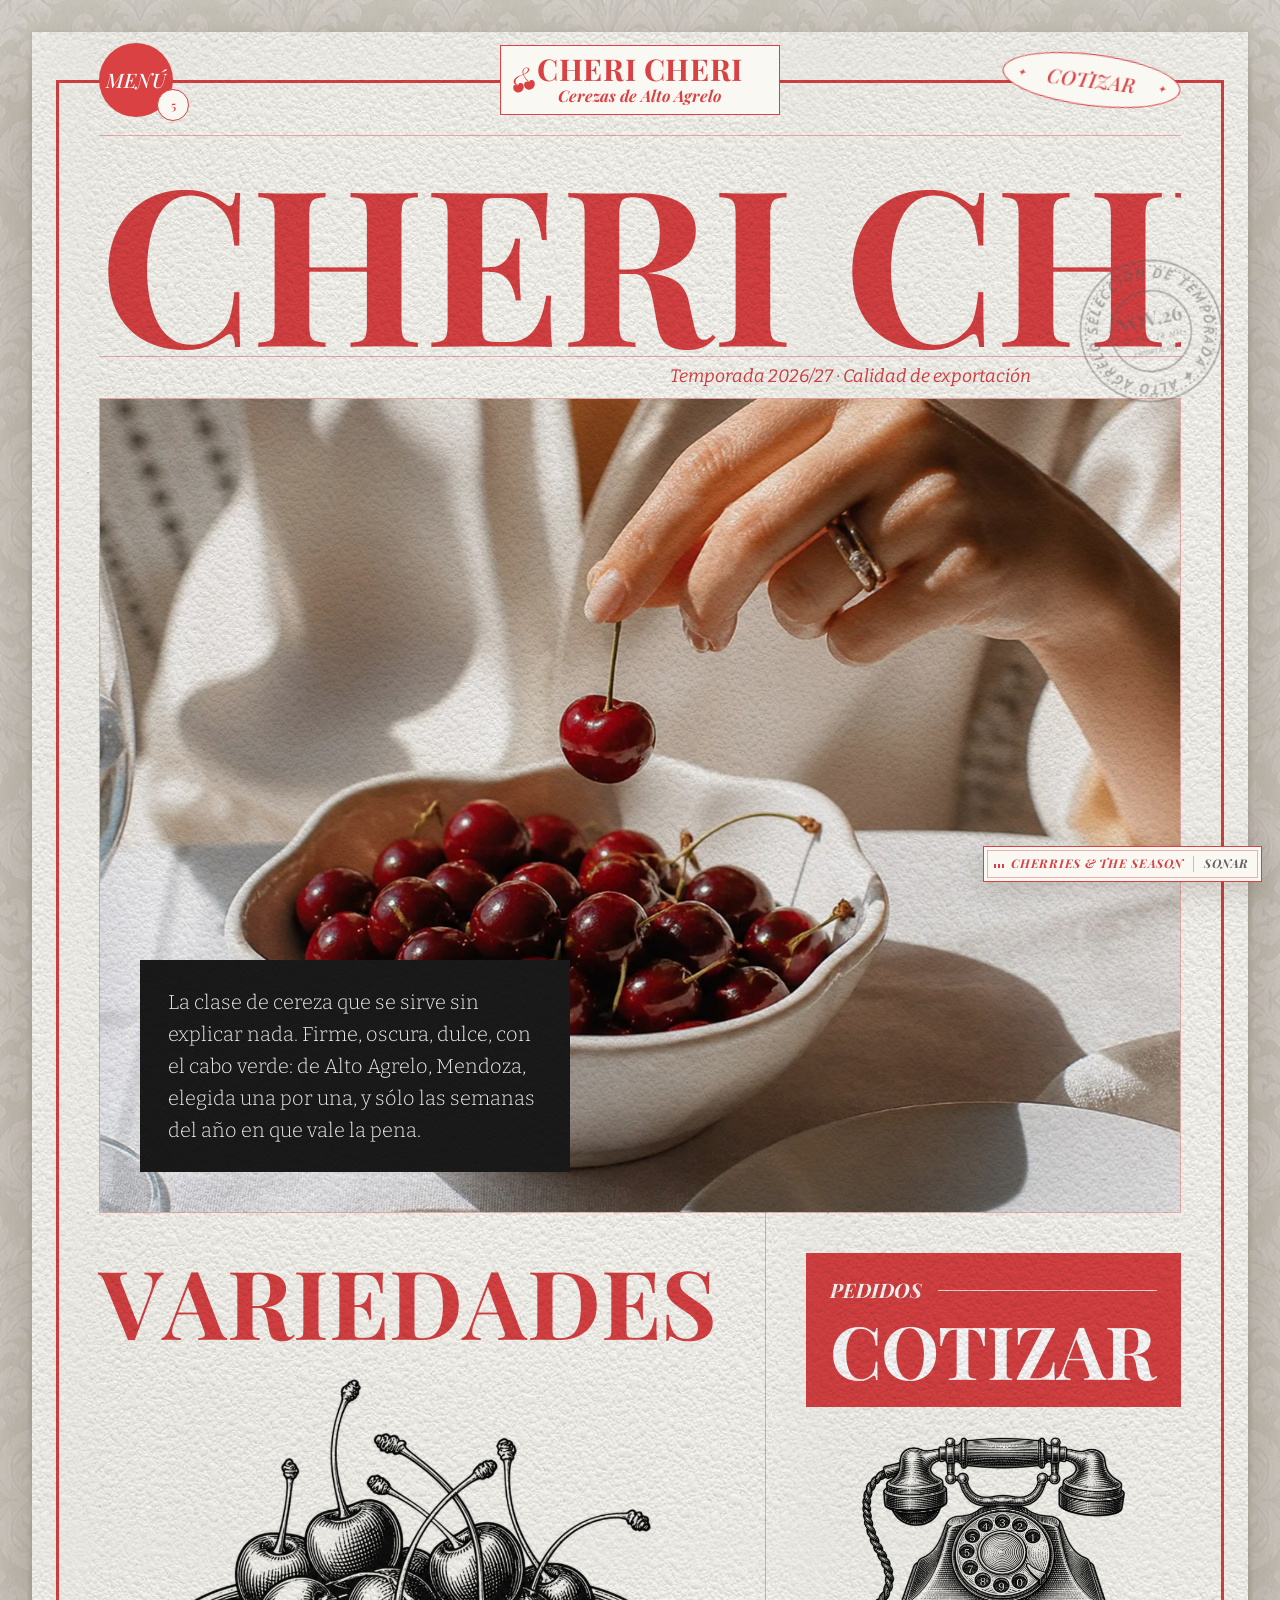
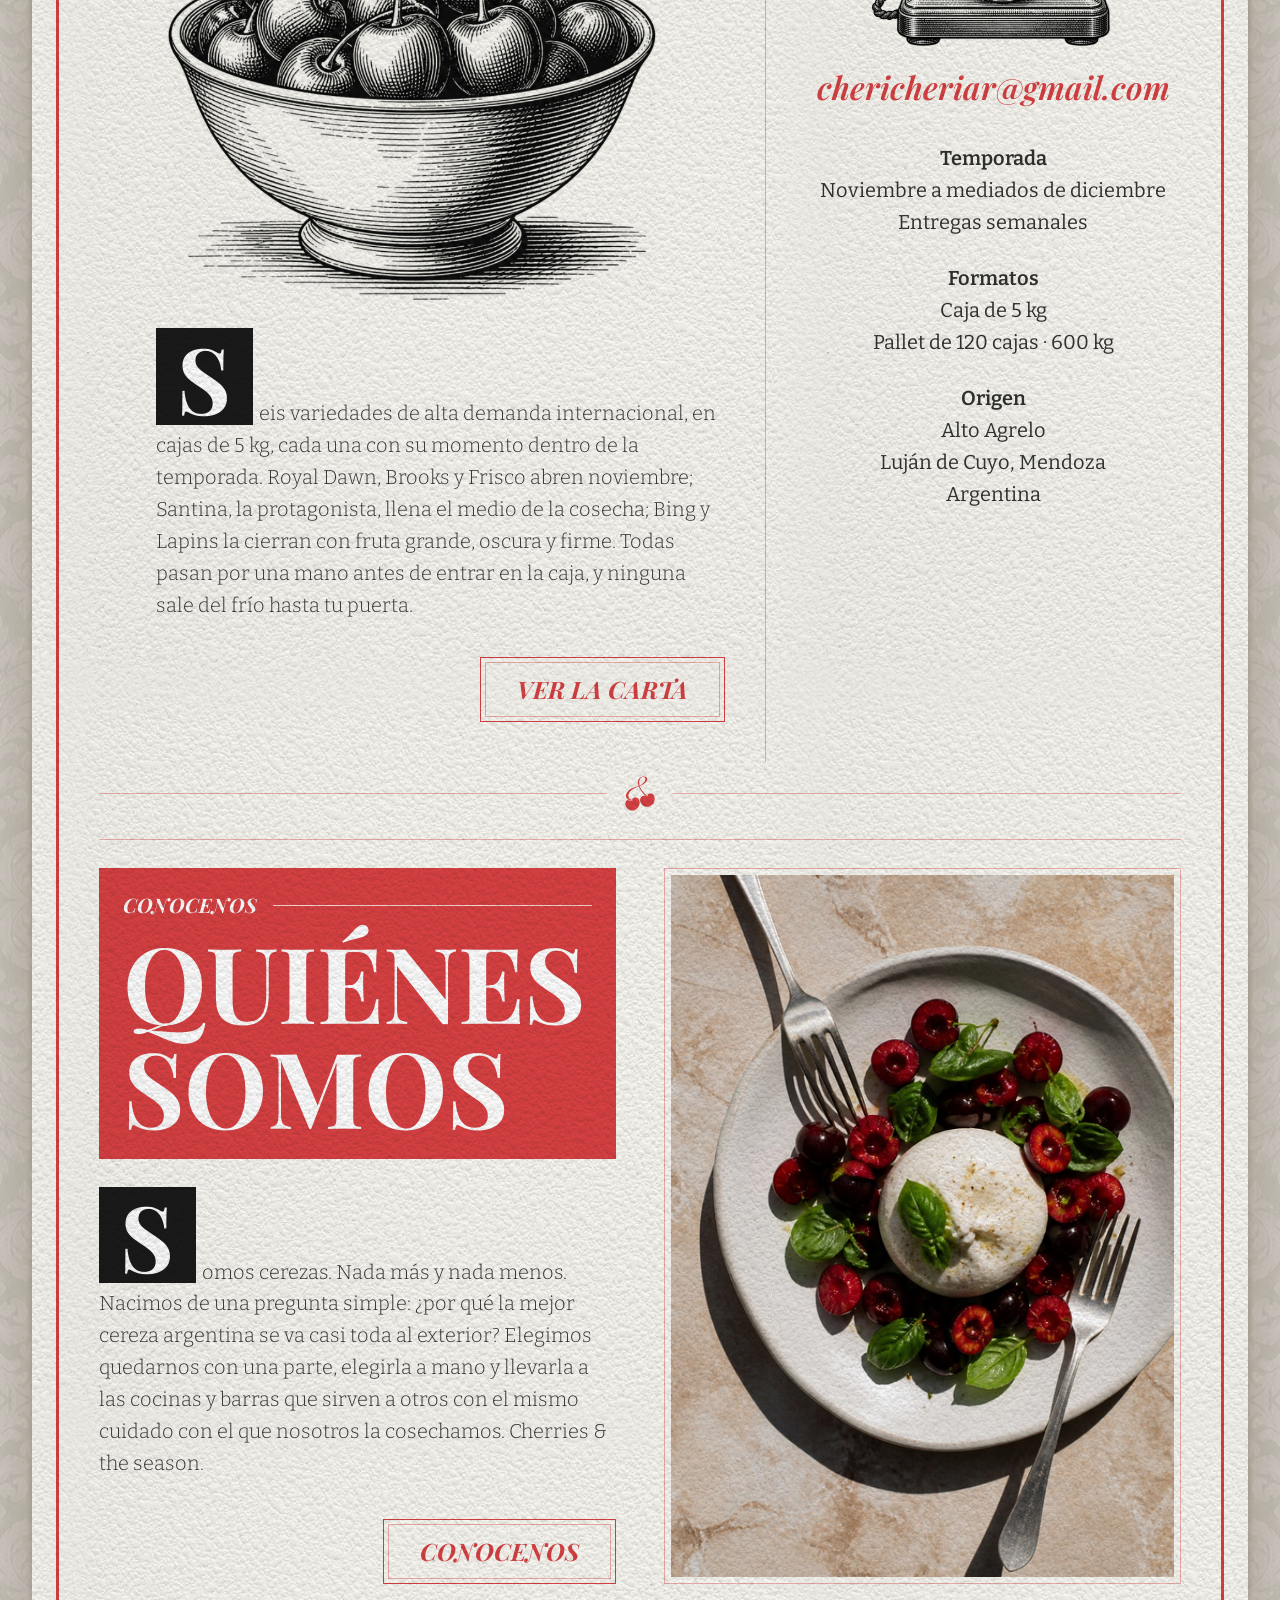
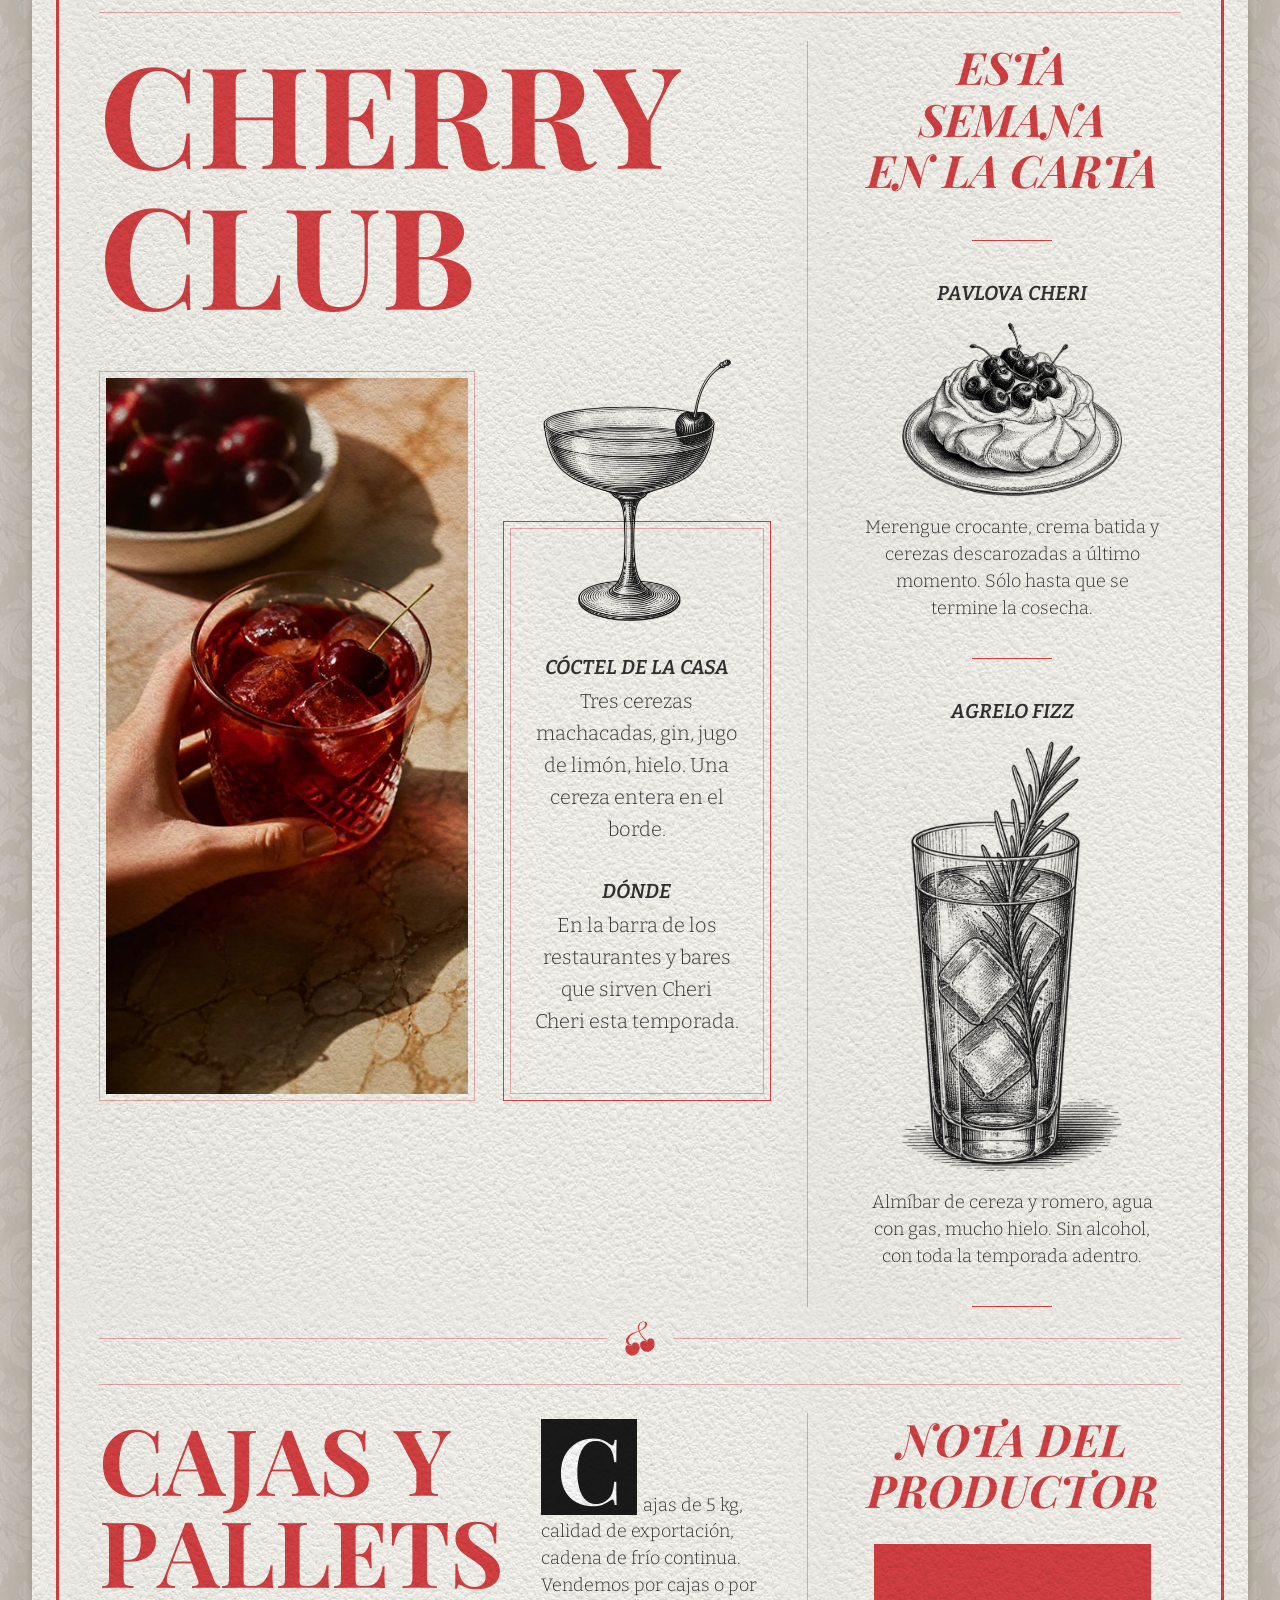
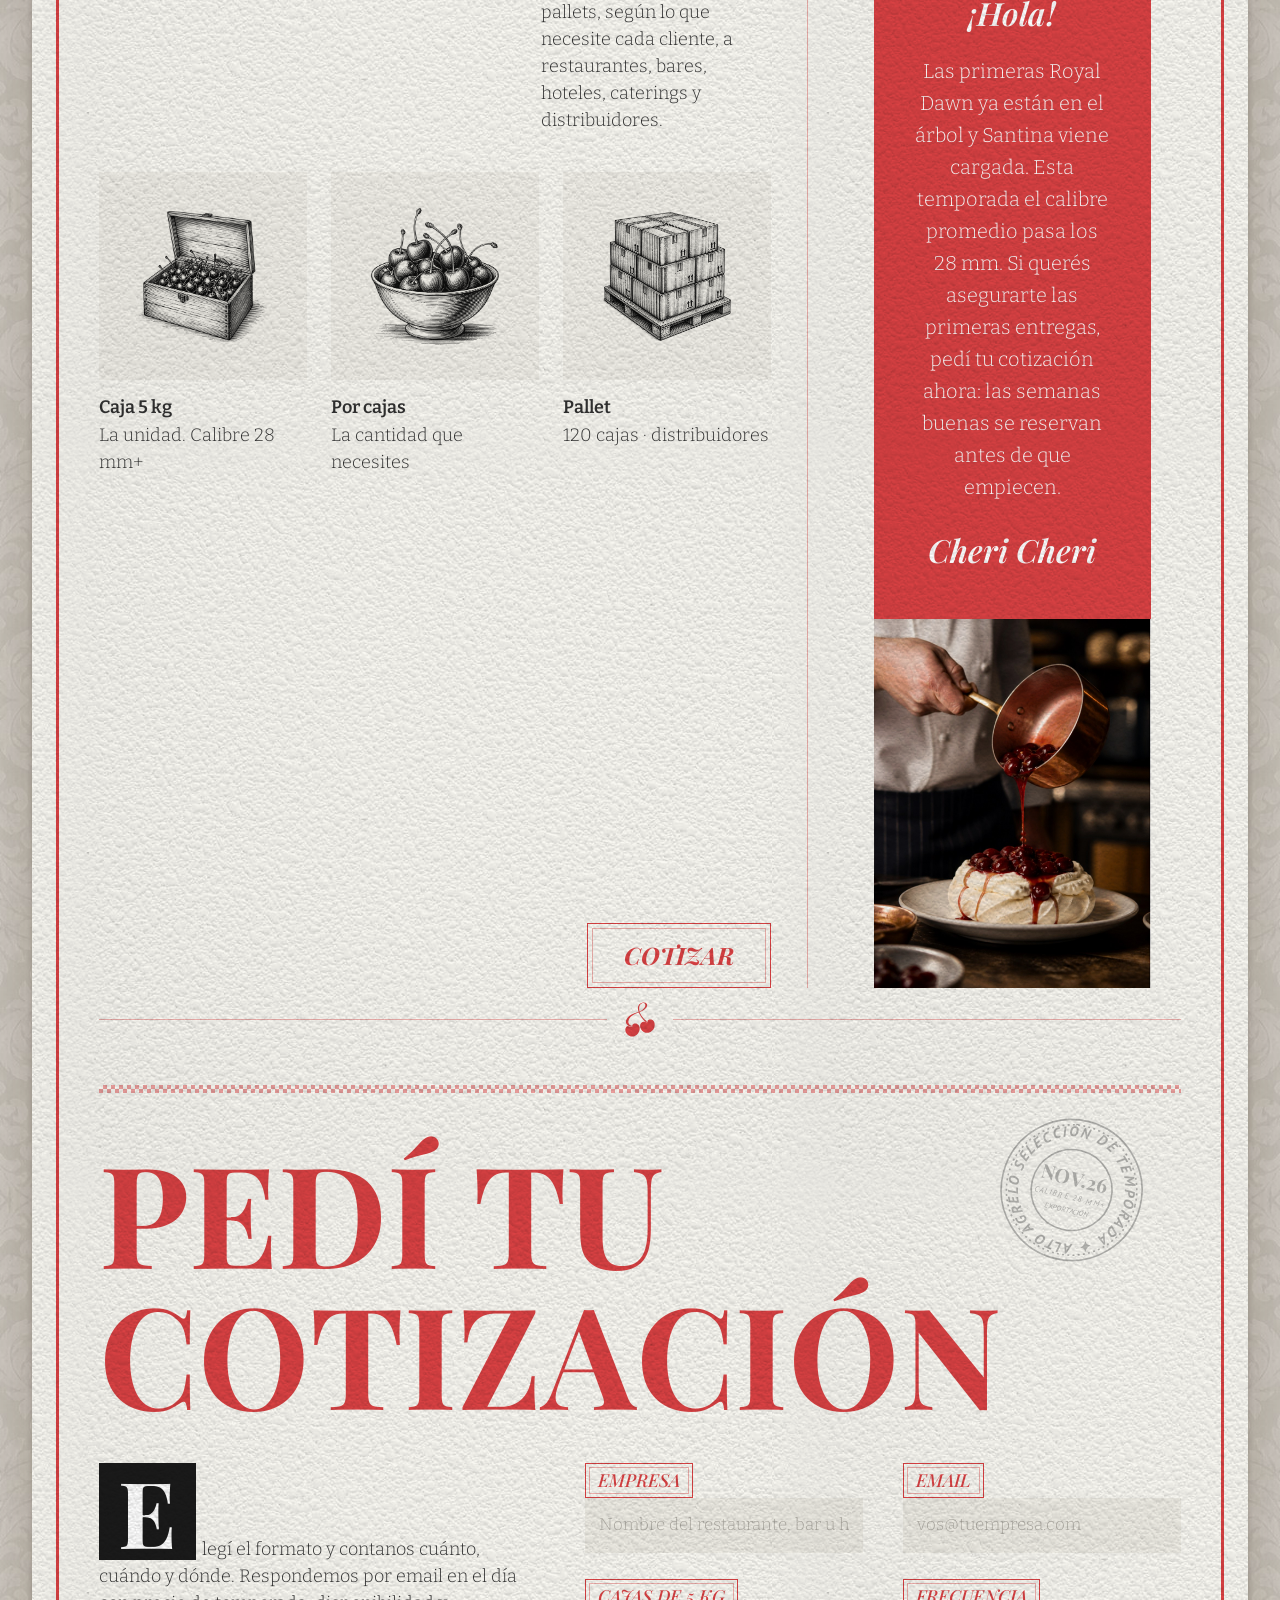
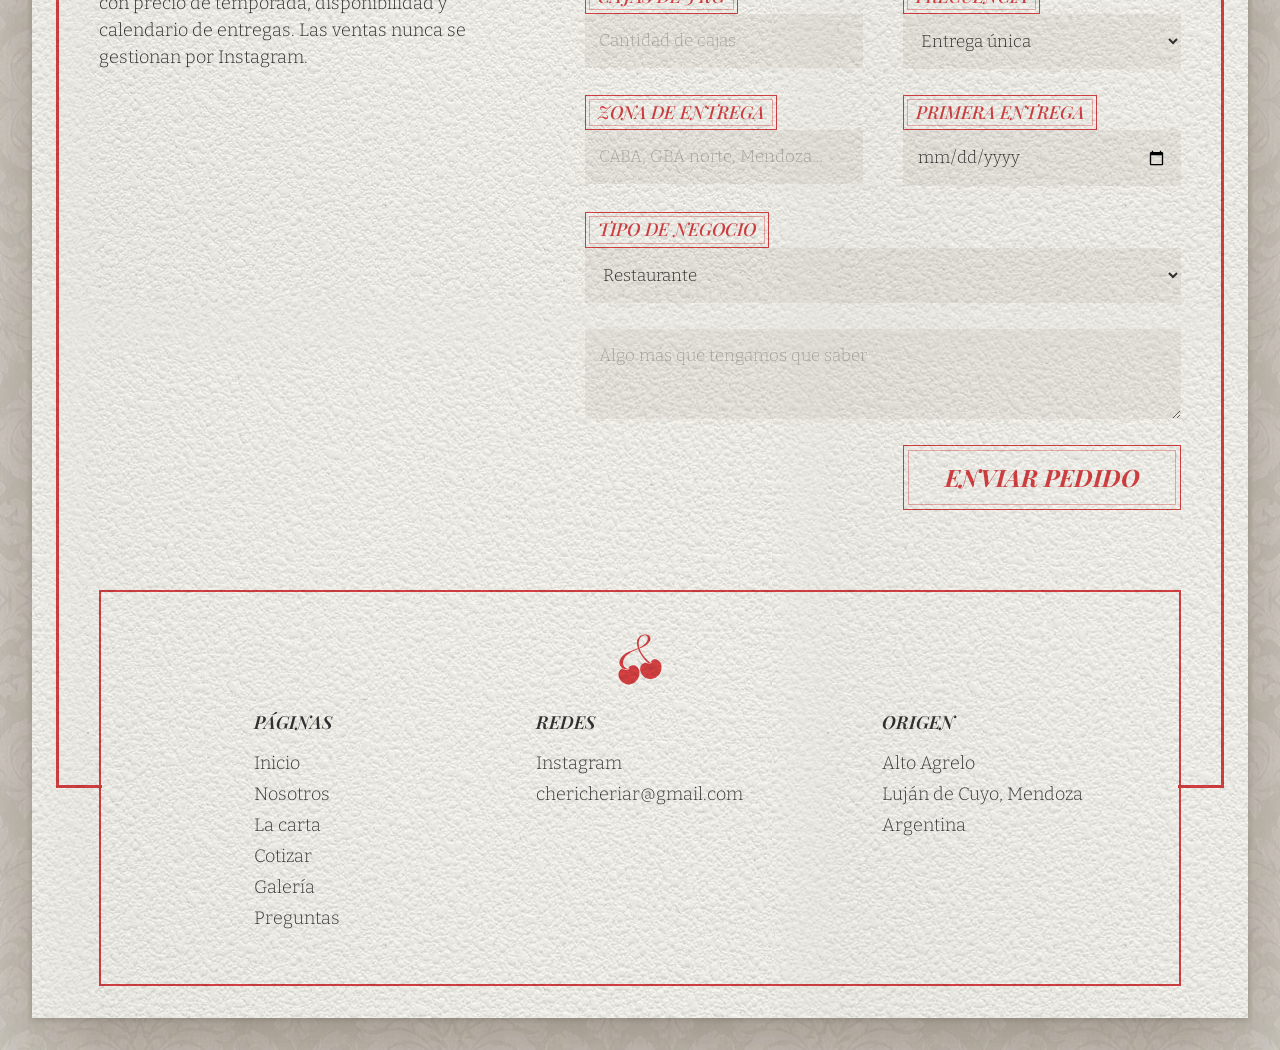
<file: index.html>
<!doctype html>
<html lang="es">
<head>
<meta charset="utf-8">
<meta name="viewport" content="width=device-width, initial-scale=1">
<meta name="theme-color" content="#DA4143">
<!-- seo:start -->
<title data-en="Cheri Cheri · Premium cherries from Alto Agrelo, Mendoza">Cheri Cheri · Cerezas premium de Alto Agrelo, Mendoza</title>
<meta name="description" data-en="Premium cherries from Alto Agrelo, Mendoza, picked one by one. Wholesale in 5 kg boxes and pallets for restaurants, bars, hotels, caterers and distributors. In season only (November–December)." content="Cerezas premium de Alto Agrelo, Mendoza, elegidas una por una. Venta mayorista en cajas de 5 kg y pallets para restaurantes, bares, hoteles, caterings y distribuidores. Sólo en temporada (noviembre–diciembre).">
<meta name="keywords" content="cerezas premium, cerezas Mendoza, cerezas Alto Agrelo, venta mayorista de cerezas, cerezas para restaurantes, cerezas por caja 5 kg, cerezas por pallet, cerezas Argentina, Cheri Cheri">
<meta name="robots" content="index,follow,max-image-preview:large,max-snippet:-1,max-video-preview:-1">
<meta name="author" content="Cheri Cheri">
<meta name="geo.region" content="AR-M"><meta name="geo.placename" content="Alto Agrelo, Luján de Cuyo, Mendoza">
<link rel="canonical" href="https://chericheri.ar/">
<link rel="alternate" hreflang="es" href="https://chericheri.ar/"><link rel="alternate" hreflang="en" href="https://chericheri.ar/?lang=en"><link rel="alternate" hreflang="x-default" href="https://chericheri.ar/">
<meta property="og:type" content="website"><meta property="og:site_name" content="Cheri Cheri"><meta property="og:locale" content="es_AR"><meta property="og:locale:alternate" content="en_US">
<meta property="og:url" content="https://chericheri.ar/"><meta property="og:title" content="Cheri Cheri · Cerezas premium de Alto Agrelo, Mendoza"><meta property="og:description" content="Cerezas premium de Alto Agrelo, Mendoza, elegidas una por una. Venta mayorista en cajas de 5 kg y pallets para restaurantes, bares, hoteles, caterings y distribuidores. Sólo en temporada (noviembre–diciembre).">
<meta property="og:image" content="https://chericheri.ar/img/og.jpg"><meta property="og:image:width" content="1200"><meta property="og:image:height" content="630"><meta property="og:image:alt" content="Cerezas Cheri Cheri de Alto Agrelo">
<meta name="twitter:card" content="summary_large_image"><meta name="twitter:title" content="Cheri Cheri · Cerezas premium de Alto Agrelo, Mendoza"><meta name="twitter:description" content="Cerezas premium de Alto Agrelo, Mendoza, elegidas una por una. Venta mayorista en cajas de 5 kg y pallets para restaurantes, bares, hoteles, caterings y distribuidores. Sólo en temporada (noviembre–diciembre)."><meta name="twitter:image" content="https://chericheri.ar/img/og.jpg">
<link rel="icon" href="/favicon.ico" sizes="32x32"><link rel="icon" href="/icon.svg" type="image/svg+xml"><link rel="apple-touch-icon" href="/apple-touch-icon.png"><link rel="manifest" href="/site.webmanifest">
<link rel="sitemap" type="application/xml" href="/sitemap.xml">
<link rel="preconnect" href="https://fonts.googleapis.com"><link rel="preconnect" href="https://fonts.gstatic.com" crossorigin>
<link rel="alternate" type="text/plain" href="/llms.txt" title="llms.txt">
<script type="application/ld+json">{"@context":"https://schema.org","@graph":[{"@type":"Organization","@id":"https://chericheri.ar/#org","name":"Cheri Cheri","alternateName":"Cheri Cheri Cerezas","url":"https://chericheri.ar","logo":{"@type":"ImageObject","url":"https://chericheri.ar/img/logo.png"},"image":"https://chericheri.ar/img/og.jpg","slogan":"Cherries & the season","description":"Marca de cerezas premium de Alto Agrelo (Luján de Cuyo, Mendoza, Argentina). Venta mayorista en cajas de 5 kg y pallets a restaurantes, bares, hoteles, caterings y distribuidores, sólo en temporada.","email":"chericheriar@gmail.com","sameAs":["https://instagram.com/chericheri.ar"],"address":{"@type":"PostalAddress","addressLocality":"Alto Agrelo","addressRegion":"Mendoza","addressCountry":"AR"},"areaServed":{"@type":"Country","name":"Argentina"},"contactPoint":{"@type":"ContactPoint","contactType":"sales","email":"chericheriar@gmail.com","availableLanguage":["es","en"]},"knowsAbout":["cerezas","cherries","Royal Dawn","Brooks","Frisco","Santina","Bing","Lapins","venta mayorista de fruta","gastronomía"]},{"@type":"Organization","@id":"https://www.southerncrops.com.ar/#org","name":"Southern Crops by Río Alara","url":"https://www.southerncrops.com.ar/","description":"Productor y exportador argentino de cereza fresca, con fincas en Alto Agrelo (Mendoza) y Los Antiguos (Santa Cruz). Productor y aliado de Cheri Cheri."},{"@type":"WebSite","@id":"https://chericheri.ar/#site","url":"https://chericheri.ar","name":"Cheri Cheri","publisher":{"@id":"https://chericheri.ar/#org"},"inLanguage":["es","en"]},{"@type":"WebPage","@id":"https://chericheri.ar/","url":"https://chericheri.ar/","name":"Cheri Cheri · Cerezas premium de Alto Agrelo, Mendoza","description":"Cerezas premium de Alto Agrelo, Mendoza, elegidas una por una. Venta mayorista en cajas de 5 kg y pallets para restaurantes, bares, hoteles, caterings y distribuidores. Sólo en temporada (noviembre–diciembre).","isPartOf":{"@id":"https://chericheri.ar/#site"},"about":{"@id":"https://chericheri.ar/#org"},"inLanguage":"es","primaryImageOfPage":"https://chericheri.ar/img/og.jpg"},{"@type":"Product","@id":"https://chericheri.ar/carta.html#caja","name":"Cerezas Cheri Cheri · Caja de 5 kg","brand":{"@id":"https://chericheri.ar/#org"},"manufacturer":{"@id":"https://www.southerncrops.com.ar/#org"},"category":"Fruta fresca / Cerezas","description":"Caja de 5 kg de cerezas premium de Alto Agrelo, calibre 28 mm o superior, seleccionadas una por una. Unidad mínima de venta mayorista.","image":"https://chericheri.ar/img/cajamarca.jpg","offers":{"@type":"Offer","businessFunction":"http://purl.org/goodrelations/v1#Sell","eligibleCustomerType":"http://purl.org/goodrelations/v1#Business","availability":"https://schema.org/LimitedAvailability","priceCurrency":"ARS","url":"https://chericheri.ar/cotizar.html","seller":{"@id":"https://chericheri.ar/#org"},"eligibleRegion":"AR","eligibleQuantity":{"@type":"QuantitativeValue","unitText":"caja de 5 kg","minValue":1}}},{"@type":"Product","@id":"https://chericheri.ar/carta.html#pallet","name":"Cerezas Cheri Cheri · Pallet (120 cajas de 5 kg)","brand":{"@id":"https://chericheri.ar/#org"},"manufacturer":{"@id":"https://www.southerncrops.com.ar/#org"},"category":"Fruta fresca / Cerezas","description":"Pallet de 120 cajas de 5 kg (600 kg) de cerezas premium de Alto Agrelo, para distribuidores y grandes cuentas. Cadena de frío continua.","image":"https://chericheri.ar/img/ill-pallet.png","offers":{"@type":"Offer","businessFunction":"http://purl.org/goodrelations/v1#Sell","eligibleCustomerType":"http://purl.org/goodrelations/v1#Business","availability":"https://schema.org/LimitedAvailability","priceCurrency":"ARS","url":"https://chericheri.ar/cotizar.html","seller":{"@id":"https://chericheri.ar/#org"},"eligibleRegion":"AR","eligibleQuantity":{"@type":"QuantitativeValue","unitText":"pallet de 120 cajas","minValue":1}}}]}</script>
<!-- seo:end -->

<link rel="preconnect" href="https://fonts.googleapis.com"><link rel="preconnect" href="https://fonts.gstatic.com" crossorigin>
<link href="https://fonts.googleapis.com/css2?family=Playfair+Display:ital,wght@0,400..900;1,400..900&family=Bitter:ital,wght@0,300..700;1,300..700&family=PT+Sans:ital,wght@0,400;0,700;1,400;1,700&display=swap" rel="stylesheet">
<style>
:root{--red:#DA4143;--paper:#F9F8F2;--paper2:#F7F4EC;--ink:#333;--dark:#1a1a1a;--rule:rgba(218,65,67,.4);--grey:#636363;
 --pf:'Playfair Display',Georgia,serif;--bt:'Bitter',Georgia,serif;--pt:'PT Sans',Arial,sans-serif}
*{box-sizing:border-box;margin:0;padding:0}
html{scroll-behavior:smooth}
body{font-family:var(--bt);font-size:18px;line-height:1.3;color:var(--ink);background:#D9D4C9 url(img/damasco.jpg) center top/1000px 1000px repeat;padding:18px;min-height:100vh}
img{display:block;max-width:100%}
a{color:inherit;text-decoration:none}
button{font:inherit;cursor:pointer;background:none;border:0;color:inherit}
h1,h2,h3{font-family:var(--pf);font-weight:700;color:var(--red);line-height:.95;text-transform:uppercase}
.lbl{font-family:var(--pt);font-style:italic;font-weight:700;text-transform:uppercase;letter-spacing:.04em;color:var(--red)}
.btn{display:inline-block;position:relative;font-family:var(--pt);font-style:italic;font-weight:700;text-transform:uppercase;font-size:20px;color:var(--red);padding:16px 36px;border:1px solid var(--red);transition:.25s}
.btn::after{content:"";position:absolute;inset:4px;border:1px solid var(--rule);pointer-events:none}
.btn:hover{background:var(--red);color:#fff}
.btn.w{color:#fff;border-color:#fff}.btn.w::after{border-color:rgba(255,255,255,.5)}.btn.w:hover{background:#fff;color:var(--red)}
.dc{float:left;background:var(--dark);color:#fff;font-family:var(--pf);font-weight:700;font-size:92px;line-height:1;width:1.05em;height:1.05em;display:flex;align-items:center;justify-content:center;margin:0 14px 2px 0}
p{font-weight:300}
.rule{border:0;border-top:1px solid var(--rule);margin:0}
:focus-visible{outline:2px solid var(--red);outline-offset:3px}

/* sheet */
.sheet{position:relative;max-width:1420px;margin:0 auto;overflow:hidden;box-shadow:0 30px 80px rgba(60,40,20,.35),0 2px 6px rgba(0,0,0,.15);padding:28px 48px 48px}
.sheet{background:var(--paper)}
.sheet::before{content:"";position:absolute;inset:0;background:url(img/paper.png) 0 0/740px 740px repeat;mix-blend-mode:multiply;pointer-events:none;z-index:5}
.sheet>*{position:relative;z-index:1}
@media (max-width:760px){body{padding:8px}.sheet{padding:18px 14px 28px;min-width:0;width:100%}.menu-h{font-size:13vw}.cols>div,.spec>div,.order>div{min-width:0;width:100%}.menu .btns{justify-content:flex-start}.book h2{font-size:15vw}}

/* header */
.top{display:grid;grid-template-columns:1fr auto 1fr;align-items:center;padding-bottom:18px;border-bottom:1px solid var(--rule)}
.menubtn{justify-self:start;position:relative;width:74px;height:74px;border-radius:50%;background:var(--red);color:#fff;font-family:var(--pt);font-weight:700;font-style:italic;text-transform:uppercase;font-size:14px;display:grid;place-items:center;line-height:1}
.menubtn i{position:absolute;right:-16px;bottom:-4px;width:32px;height:32px;border-radius:50%;background:var(--paper);border:1px solid var(--red);color:var(--red);font-style:normal;font-size:12px;display:grid;place-items:center}
.masthead{text-align:center;padding:8px 36px;border:1px solid var(--red);position:relative}
.masthead::after{content:"";position:absolute;inset:4px;border:1px solid var(--rule)}
.masthead b{display:block;font-family:var(--pf);font-weight:900;font-size:30px;letter-spacing:.06em;color:var(--red);line-height:1;text-transform:uppercase}
.masthead small{display:block;font-family:var(--pt);font-style:italic;font-size:14px;color:var(--red);margin-top:2px}
.cta-pill{justify-self:end;font-family:var(--pt);font-style:italic;font-weight:700;text-transform:uppercase;font-size:15px;color:var(--red);border:1px solid var(--red);border-radius:999px;padding:12px 40px;position:relative;letter-spacing:.06em}
.cta-pill::before,.cta-pill::after{content:"✦";position:absolute;top:50%;transform:translateY(-50%);font-size:10px}
.cta-pill::before{left:14px}.cta-pill::after{right:14px}
.cta-pill:hover{background:var(--red);color:#fff}
@media (max-width:760px){.top{grid-template-columns:auto 1fr auto;gap:10px}.masthead{padding:6px 14px}.masthead b{font-size:18px}.cta-pill{padding:10px 20px;font-size:12px}.cta-pill::before,.cta-pill::after{display:none}.menubtn{width:56px;height:56px;font-size:11px}}

/* hero */
.hero{position:relative;padding-top:10px}
.ticker{overflow:hidden;white-space:nowrap;border-bottom:1px solid var(--rule);width:100%}
.ticker .track{display:inline-flex;align-items:center;gap:60px;animation:tick 30s linear infinite;will-change:transform}
.ticker h1{font-size:clamp(84px,15vw,236px);letter-spacing:-.01em;line-height:1;padding:8px 0 0;display:inline-flex;align-items:center;gap:60px}
.ticker .ico{width:clamp(40px,4vw,56px);height:clamp(40px,4vw,56px);flex:none;color:var(--red)}
@keyframes tick{to{transform:translateX(-50%)}}
.stamp{position:absolute;right:0;top:150px;width:clamp(120px,15vw,230px);height:auto;transform:rotate(-12deg);z-index:3;pointer-events:none}
.award{text-align:right;font-family:var(--pt);font-style:italic;color:var(--red);font-size:16px;padding:8px 0 10px}
.herofig{position:relative;border:1px solid var(--rule);padding:0;margin:0}
.herofig img{width:100%;aspect-ratio:1380/1039;object-fit:cover}
.herofig .quote{position:absolute;left:40px;bottom:40px;max-width:430px;background:var(--dark);color:#fff;padding:26px 28px;font-size:20px;line-height:1.45;font-weight:400}
@media (max-width:760px){.herofig .quote{position:static;max-width:none;font-size:16px;padding:18px}.stamp{top:40px;width:90px}.ticker h1{gap:24px}}

/* generic two-col */
.cols{display:grid;grid-template-columns:minmax(0,1.6fr) minmax(0,1fr);gap:0}
.cols>div{padding:40px 0 40px 0}.cols>div:first-child{padding-right:40px}.cols>div+div{padding-left:40px}
.cols>div+div{border-left:1px solid var(--rule)}
@media (max-width:900px){.cols{grid-template-columns:1fr}.cols>div{padding:30px 0}.cols>div+div{border-left:0;border-top:1px solid var(--rule)}}

/* menu block */
.menu-h{font-size:clamp(56px,8.6vw,140px);margin:0 0 30px;letter-spacing:-.02em;line-height:.9}
.ill{display:block;margin:0 auto;mix-blend-mode:multiply}
.menu .ill{width:min(78%,560px)}
.menu p{margin-top:28px;max-width:62ch;line-height:1.6}
.menu .btns{text-align:right;margin-top:36px;display:flex;justify-content:flex-end;gap:14px;flex-wrap:wrap}
.reserve{text-align:center}
.redbox{background:var(--red);color:#fff;padding:22px 24px 26px;text-align:left}
.redbox .lbl{color:#fff;display:flex;align-items:center;gap:16px;font-size:18px}
.redbox .lbl::after{content:"";flex:1;height:1px;background:rgba(255,255,255,.7)}
.redbox h2{color:#fff;font-size:clamp(44px,5.4vw,76px);margin-top:8px}
.reserve .ill{width:min(70%,330px);margin:30px auto 20px}
.reserve .info{display:flex;flex-direction:column;gap:22px;font-size:20px;line-height:1.4}
.reserve .info b{display:block;font-family:var(--bt);font-weight:500;text-transform:uppercase;color:var(--dark);letter-spacing:.04em;margin-bottom:8px}
.reserve .info a{color:var(--grey);font-size:18px}

/* who */
.who{margin-top:28px;padding-top:28px;border-top:1px solid var(--rule);display:grid;grid-template-columns:minmax(0,1fr) minmax(0,1fr);gap:48px}
.who .text .redbox{padding:30px 24px 10px}
.who .text .redbox h2{font-size:clamp(48px,6.4vw,104px);line-height:.9}
.who .text p{margin-top:28px;line-height:1.6;font-size:19px}
.who .text .btns{text-align:right;margin-top:40px}
.who figure{border:1px solid var(--rule);padding:6px;align-self:stretch}
.who figure img{width:100%;height:100%;object-fit:cover}
@media (max-width:900px){.who{grid-template-columns:1fr}}

/* special section (bellini) */
.spec{margin-top:28px;padding-top:28px;border-top:1px solid var(--rule);display:grid;grid-template-columns:minmax(0,1.9fr) minmax(0,1fr);gap:0}
.spec .left{padding-right:36px;border-right:1px solid var(--rule)}
.spec .left h2{font-size:clamp(56px,8.6vw,140px);line-height:.9;position:relative;margin:0}
.spec .left h2{display:grid;grid-template-columns:auto 1fr;align-items:end;gap:30px}.spec .left h2 .ill{position:static;width:clamp(90px,12vw,200px);margin:0 0 0 auto;mix-blend-mode:multiply;transform:none;justify-self:end}
.spec .grid{display:grid;grid-template-columns:1.4fr 1fr;gap:28px;margin-top:40px}
.spec .grid figure{border:1px solid var(--rule);padding:6px}
.spec .grid figure img{width:100%;aspect-ratio:4/5;object-fit:cover}
.spec .card{border:1px solid var(--red);padding:6px}
.spec .card>div{border:1px solid var(--rule);height:100%;padding:40px 24px;text-align:center;font-size:17px;line-height:1.6;display:flex;flex-direction:column;gap:30px;align-items:center;justify-content:center}
.spec .card b{display:block;font-family:var(--pt);font-style:italic;font-weight:700;text-transform:uppercase;color:var(--dark);margin-bottom:4px}
.spec .right{padding-left:36px;text-align:center}
.spec .right h3{font-family:var(--pf);font-style:italic;font-size:clamp(34px,3.4vw,46px);line-height:1;color:var(--red);text-transform:none;margin:0 0 50px}
.spec .right .item{margin-top:40px}
.spec .right .item b{display:block;font-family:var(--pt);font-weight:700;font-style:italic;text-transform:uppercase;color:var(--dark);font-size:15px;letter-spacing:.06em}
.spec .right .item .ill{width:min(70%,220px);margin:18px auto}
.spec .right .item p{font-size:15px;line-height:1.5;max-width:30ch;margin:0 auto}
.spec .right hr{width:90px;margin:36px auto 0}
@media (max-width:900px){.spec{grid-template-columns:1fr}.spec .left{padding:0;border:0}.spec .right{padding:30px 0 0;border-top:1px solid var(--rule);margin-top:30px}.spec .grid{grid-template-columns:1fr}}

/* order / formats */
.order{margin-top:28px;padding-top:28px;border-top:1px solid var(--rule);display:grid;grid-template-columns:minmax(0,1.9fr) minmax(0,1fr);gap:0}
.order .left{padding-right:36px;border-right:1px solid var(--rule)}
.order .head{display:block}
.order .head h2{font-size:clamp(56px,8.6vw,140px);line-height:.9;margin:0}
.order .head .blurb{font-size:17px;line-height:1.6;max-width:62ch;margin-top:28px}
.order .head .blurb .dc{font-size:78px}
.prods{display:grid;grid-template-columns:repeat(3,1fr);gap:24px;margin-top:44px}
.prod figure{background:#F1EFE8;aspect-ratio:1;display:grid;place-items:center;padding:12px}
.prod .ill{width:70%;margin:0}
.prod b{display:block;margin-top:14px;font-family:var(--pf);font-weight:700;color:var(--red);font-size:17px}
.prod span{display:block;font-size:14px;color:var(--grey);margin-top:2px}
.order .btns{text-align:right;margin-top:40px}
.order .right{padding-left:36px;text-align:center}
.order .right h3{font-family:var(--pf);font-style:italic;font-size:clamp(34px,3.4vw,46px);line-height:1;color:var(--red);text-transform:none;margin:0 0 28px}
.note{background:var(--red);color:#fff;padding:40px 28px;text-align:center;font-size:17px;line-height:1.55}
.note .hi{font-family:var(--pf);font-style:italic;font-size:30px;display:block;margin-bottom:22px}
.note .sig{font-family:var(--pf);font-style:italic;font-size:30px;display:block;margin-top:26px}
.order .right figure{margin-top:0}
.order .right figure img{width:100%;aspect-ratio:3/4;object-fit:cover}
@media (max-width:900px){.order{grid-template-columns:1fr}.order .left{padding:0;border:0}.order .right{padding:30px 0 0;margin-top:30px;border-top:1px solid var(--rule)}.order .head{grid-template-columns:1fr}.prods{grid-template-columns:repeat(3,1fr);gap:10px}.prod b{font-size:14px}}

/* book */
.book{margin-top:48px;padding-top:40px;border-top:3px dashed var(--rule);position:relative}
.book .stamp2{position:absolute;right:20px;top:30px;width:clamp(110px,14vw,210px);transform:rotate(14deg);pointer-events:none}
.book h2{font-size:clamp(56px,8.6vw,140px);line-height:.9;margin:0}
.book .grid{display:grid;grid-template-columns:minmax(0,1fr) minmax(0,1.4fr);gap:60px;margin-top:40px}
.book .grid p{font-size:17px;line-height:1.6}
.book .grid p .dc{font-size:78px}
.form{display:grid;grid-template-columns:1fr 1fr;gap:26px 40px}
.form label{display:block}
.form .tag{display:inline-block;font-family:var(--pt);font-style:italic;font-weight:700;text-transform:uppercase;font-size:15px;color:var(--red);border:1px solid var(--red);padding:5px 12px;position:relative;margin-bottom:0}
.form .tag::after{content:"";position:absolute;inset:3px;border:1px solid var(--rule)}
.form input,.form select,.form textarea{display:block;width:100%;margin-top:0;background:#EEECE4;border:0;padding:16px 14px;font:inherit;font-size:17px;color:var(--ink);font-weight:300}
.form input::placeholder,.form textarea::placeholder{color:#b1aea6}
.form textarea{grid-column:1/-1;min-height:90px;resize:vertical}
.form .full{grid-column:1/-1}
.form .submit{display:flex;align-items:flex-end;justify-content:flex-end}
.form .submit .btn{width:100%;text-align:center}
#done{display:none;padding:30px 0;font-size:20px;line-height:1.5}#done.show{display:block}
@media (max-width:900px){.book .grid{grid-template-columns:1fr;gap:30px}.form{grid-template-columns:1fr;gap:16px}}

/* footer */
footer{margin-top:60px;border:2px solid var(--red);position:relative;padding:50px 40px}
footer::before{content:"";position:absolute;left:-40px;right:-40px;top:-40px;bottom:40px;border-bottom:1px solid var(--red);border-left:1px solid var(--red);border-right:1px solid var(--red);pointer-events:none;z-index:-1}
footer .g{display:grid;grid-template-columns:repeat(3,1fr);gap:30px;max-width:980px;margin:0 auto}
footer b{display:block;font-family:var(--pt);font-style:italic;font-weight:700;text-transform:uppercase;color:var(--dark);margin-bottom:14px;font-size:15px}
footer a,footer span{display:block;color:var(--grey);font-size:17px;line-height:1.9}
@media (max-width:760px){footer{padding:30px 20px}footer::before{display:none}footer .g{grid-template-columns:1fr;gap:20px}}

.rv{opacity:0;transform:translateY(24px);transition:opacity .8s ease,transform .8s ease}
.rv.in{opacity:1;transform:none}
@media (prefers-reduced-motion:reduce){.rv{opacity:1;transform:none}.ticker .track{animation:none}}

.zoomf{overflow:hidden}.zoomf img{transition:transform 1.4s cubic-bezier(.2,.7,.2,1)}.zoomf:hover img{transform:scale(1.04)}
.herofig{overflow:hidden}.herofig img{will-change:transform;transform:scale(1.06)}
/* Da Maria menu */
.page{transition:transform .9s cubic-bezier(.65,0,.2,1);transform-origin:50% 0}
body.menu .page{transform:translateX(40vw) translateY(60px) rotate(8deg) scale(1.05)}
body.menu{overflow:hidden}
nav.main{display:block;background:#F6F3EC url(img/paper.png) 0 0/740px;background-blend-mode:multiply;position:fixed;left:40px;top:40px;width:min(440px,calc(100vw - 80px));height:calc(100vh - 80px);z-index:90;box-shadow:0 30px 70px rgba(60,40,20,.3);padding:42px 46px;transform:translateX(-120%);transition:transform .9s cubic-bezier(.65,0,.2,1);visibility:hidden}
nav.main::before{content:"";position:absolute;left:30px;right:30px;top:24px;height:1px;background:var(--red)}
nav.main::after{content:"";position:absolute;left:30px;right:30px;bottom:24px;height:1px;background:var(--red)}
body.menu nav.main{transform:none;visibility:visible}
nav.main .hd{display:flex;justify-content:space-between;align-items:center;font-family:var(--pt);font-style:italic;font-weight:700;font-size:13px;color:var(--ink);letter-spacing:.06em;margin-bottom:38px}
nav.main .x{width:20px;height:20px;background:var(--red);color:#fff;font-size:13px;display:grid;place-items:center;font-style:normal;font-weight:400}
nav.main a{display:block;font-family:var(--pf);font-weight:700;text-transform:uppercase;font-size:clamp(26px,2.4vw,34px);color:var(--ink);line-height:1.5;opacity:0;transform:translateX(-14px);transition:opacity .5s,transform .6s cubic-bezier(.2,.7,.2,1),color .25s}
nav.main a:hover,nav.main a.cur{color:var(--red)}
body.menu nav.main a{opacity:1;transform:none}
body.menu nav.main a:nth-child(2){transition-delay:.25s}body.menu nav.main a:nth-child(3){transition-delay:.32s}body.menu nav.main a:nth-child(4){transition-delay:.39s}body.menu nav.main a:nth-child(5){transition-delay:.46s}body.menu nav.main a:nth-child(6){transition-delay:.53s}body.menu nav.main a:nth-child(7){transition-delay:.6s}
nav.main .btn{margin-top:40px;font-size:14px;padding:12px 24px;opacity:0;transition:opacity .5s .7s}
body.menu nav.main .btn{opacity:1}
#veil{position:fixed;inset:0;z-index:80;background:rgba(40,30,20,.15);opacity:0;pointer-events:none;transition:opacity .6s}
body.menu #veil{opacity:1;pointer-events:auto}
@media (max-width:760px){nav.main{left:12px;top:12px;width:calc(100vw - 24px);height:calc(100vh - 24px);padding:30px 26px}body.menu .page{transform:translateX(30vw) scale(1.08)}}
@media (prefers-reduced-motion:reduce){.page,nav.main,nav.main a{transition:none!important}} .top{position:relative} .lang{position:absolute;right:0;top:calc(100% + 10px);z-index:20;display:flex;gap:6px;align-items:center;font-family:var(--pt);font-style:italic;font-weight:700;font-size:12px;letter-spacing:.1em;color:var(--grey)} .lang button{color:var(--grey);padding:4px 2px;min-height:0} .lang button.on{color:var(--red);text-decoration:underline;text-underline-offset:4px} @media (max-width:760px){.lang{top:calc(100% + 6px)}}  /* headings — Da Maria spec */ h1,h2{letter-spacing:-.012em;line-height:1!important} .redbox{padding:24px 16px!important} .redbox .lbl{font-family:var(--bt)!important;font-style:normal!important;font-weight:400!important;text-transform:none!important;letter-spacing:0!important;font-size:18px!important;color:#fff;display:block!important;margin-bottom:6px} .redbox .lbl::after{display:none!important} .redbox h2{font-size:clamp(44px,9.2vw,208px)!important;line-height:1!important;letter-spacing:-.01em!important;margin:0!important;overflow-wrap:normal} .side .redbox h2,.reserve .redbox h2,.order .right .redbox h2{font-size:clamp(40px,5.2vw,112px)!important} .who .text .redbox h2,.philo .redbox h2{font-size:clamp(48px,7.6vw,160px)!important} .eyebrow{font-family:var(--bt)!important;font-style:normal!important;font-weight:400!important;text-transform:none!important;letter-spacing:0!important;font-size:18px!important;color:var(--red)} .ph1 h1{letter-spacing:-.013em} /* per-letter reveal */ .rvl .w{display:inline-block;white-space:nowrap} .rvl .l{display:inline-block;opacity:0;transform:translateX(12px);transition:opacity .45s ease,transform .45s ease} .rvl.on .l{opacity:1;transform:none} @media (prefers-reduced-motion:reduce){.rvl .l{opacity:1;transform:none;transition:none}}   .top{position:relative} .lang{position:absolute;right:0;top:calc(100% + 10px);z-index:20;display:flex;gap:6px;align-items:center;font-family:var(--pt);font-style:italic;font-weight:700;font-size:12px;letter-spacing:.1em;color:var(--grey)} .lang button{color:var(--grey);padding:4px 2px;min-height:0} .lang button.on{color:var(--red);text-decoration:underline;text-underline-offset:4px} @media (max-width:760px){.lang{top:calc(100% + 6px)}} /* seo-fix */ header.top{z-index:30}/*feat-css*/
img{max-width:100%;height:auto}
.mk{display:block;width:22px;height:26px;color:var(--red);margin:0 auto 4px}
.masthead .mk{position:absolute;left:12px;top:50%;transform:translateY(-50%)}
.orn{display:flex;align-items:center;gap:18px;margin:14px 0 26px;color:var(--red)}
.orn::before,.orn::after{content:"";flex:1;height:1px;background:var(--rule)}
.orn svg{width:30px;height:35px;flex:none}
.fmark{display:flex;justify-content:center;margin:-8px 0 26px}.fmark svg{width:44px;height:51px;color:var(--red)}
.prod{font-size:15px;color:#555;margin-top:-6px}.prod a{color:var(--red)}
/* Southern Crops block */
.scb{border:1px solid var(--red);padding:6px;margin:40px 0 0}.scb>div{border:1px solid var(--rule);padding:38px 36px;display:grid;grid-template-columns:1.1fr 1fr;gap:40px;align-items:start}
.scb h2{font-size:clamp(44px,6vw,84px)!important;line-height:.92!important;margin:4px 0 16px!important}
.scb p{font-size:16px;line-height:1.6;color:#444;max-width:52ch}
.scb .certs{display:grid;gap:0;border-top:1px solid var(--rule)}
.scb .certs div{display:grid;grid-template-columns:1fr auto;gap:12px;padding:12px 0;border-bottom:1px solid var(--rule)}
.scb .certs b{font-family:var(--pf);font-weight:400;color:var(--red);font-size:18px}.scb .certs span{font-family:var(--pt);font-style:italic;color:var(--grey);font-size:13px;text-align:right}
.scb .btns{margin-top:22px}
@media(max-width:800px){.scb>div{grid-template-columns:1fr;padding:26px 20px}}
/* Q&A */
.faq{max-width:900px;margin:0 auto;padding:10px 0 40px}
.faq .intro{font-size:19px;line-height:1.55;color:#444;margin:26px auto 10px}
.faq h2.sec{margin:46px 0 6px}
.qa{border-bottom:1px solid var(--rule)}
.qa summary{list-style:none;cursor:pointer;display:grid;grid-template-columns:1fr auto;gap:18px;align-items:baseline;padding:18px 0;font-family:var(--pf);font-weight:400;color:var(--red);font-size:22px;line-height:1.2}
.qa summary::-webkit-details-marker{display:none}
.qa summary i{font-family:var(--pt);font-style:italic;font-size:13px;color:var(--grey);letter-spacing:.06em;text-transform:uppercase;white-space:nowrap}
.qa summary i::after{content:"+";display:inline-block;margin-left:8px;font-style:normal;color:var(--red);transition:transform .3s}
.qa[open] summary i::after{transform:rotate(45deg)}
.qa .a{padding:0 0 22px;max-width:62ch}
.qa .a p{font-size:16px;line-height:1.65;color:#444;margin:0}
.qa .a a{display:inline-block;margin-top:12px;font-family:var(--pt);font-style:italic;font-weight:700;text-transform:uppercase;font-size:13px;letter-spacing:.06em;color:var(--red);border-bottom:1px solid var(--rule)}
.faq .toc{display:flex;flex-wrap:wrap;justify-content:center;gap:10px 26px;margin:22px 0 0;font-family:var(--pt);font-style:italic;font-weight:700;text-transform:uppercase;font-size:13px;letter-spacing:.06em}
.faq .toc a{color:var(--red);border-bottom:1px solid var(--rule)}
@media(max-width:700px){.qa summary{font-size:19px;grid-template-columns:1fr auto}.faq h2.sec{font-size:22px!important;letter-spacing:.04em!important;gap:10px}.masthead .mk{display:none}}
/* refit headings once fonts are really in (dm.js listens to resize) */
[600,1500,3000].forEach(t=>setTimeout(()=>dispatchEvent(new Event('resize')),t));
/* reveal safety: tall blocks reveal as soon as they touch the viewport; fallback if observers never fire */
const SAFE=()=>{document.querySelectorAll('.rv:not(.in)').forEach(el=>{const r=el.getBoundingClientRect();if(r.top<innerHeight*0.92&&r.bottom>0)el.classList.add('in')});document.querySelectorAll('.rvl:not(.on)').forEach(el=>{const r=el.getBoundingClientRect();if(r.top<innerHeight*0.95&&r.bottom>0)el.classList.add('on')})};
let sT;addEventListener('scroll',()=>{clearTimeout(sT);sT=setTimeout(SAFE,80)},{passive:true});addEventListener('load',()=>{SAFE();setTimeout(SAFE,600)});setTimeout(SAFE,300);
setTimeout(()=>{document.querySelectorAll('.rv:not(.in)').forEach(el=>{if(el.getBoundingClientRect().top<innerHeight)el.classList.add('in')})},2500);
/* staggered reveal */
.sg>*{opacity:0;transform:translateY(14px);transition:opacity .7s ease,transform .7s ease}
.sg.in>*{opacity:1;transform:none}
/* parallax */
.pxw{display:block;overflow:hidden;height:100%}.pxw>img{will-change:transform;transform:scale(1.12)}
/* magnetic */
.mag{will-change:transform;transition:transform .35s cubic-bezier(.2,.7,.2,1)}
/* music */
.music{position:fixed;right:18px;bottom:18px;z-index:60;font-family:var(--pt);font-style:italic;font-weight:700;text-transform:uppercase;font-size:12px;letter-spacing:.06em;color:var(--red)}
.music .pill{display:flex;align-items:center;gap:10px;background:var(--paper);border:1px solid var(--red);padding:9px 12px 9px 10px;position:relative;box-shadow:0 10px 30px rgba(60,40,20,.18)}
.music .pill::after{content:"";position:absolute;inset:3px;border:1px solid var(--rule);pointer-events:none}
.music button{all:unset;cursor:pointer;color:inherit;font:inherit;letter-spacing:inherit;text-transform:inherit}
.music .eq{display:inline-flex;align-items:flex-end;gap:2px;height:12px;width:14px}
.music .eq i{display:block;width:2px;height:4px;background:var(--red);transition:height .3s}
.music.on .eq i{animation:eq 1s ease-in-out infinite}.music.on .eq i:nth-child(2){animation-delay:.2s}.music.on .eq i:nth-child(3){animation-delay:.45s}
@keyframes eq{0%,100%{height:4px}50%{height:12px}}
.music .mute{padding-left:10px;border-left:1px solid var(--rule);color:var(--grey)}
.music .panel{position:absolute;right:0;bottom:calc(100% + 10px);width:320px;background:var(--paper);border:1px solid var(--red);padding:6px;visibility:hidden;opacity:0;transform:translateY(6px);transition:.3s}
.music.open .panel{visibility:visible;opacity:1;transform:none}
.music .panel>div{border:1px solid var(--rule);padding:14px}
.music .panel b{display:block;font-family:var(--pf);font-weight:400;font-style:normal;text-transform:none;letter-spacing:0;font-size:20px;line-height:1.1;color:var(--red)}
.music .panel small{display:block;font-family:var(--bt);font-style:normal;font-weight:300;text-transform:none;letter-spacing:0;font-size:13px;color:var(--grey);margin:4px 0 12px}
.music .panel .emb{min-height:80px;margin-bottom:10px}.music .panel .emb iframe{display:block;border:0;border-radius:12px}
.music .panel .row{display:flex;justify-content:space-between;align-items:center;gap:12px}.music .panel a{color:var(--red);border-bottom:1px solid var(--rule)}
.music .panel .mnote{font-family:var(--bt);font-style:normal;font-weight:300;text-transform:none;letter-spacing:0;font-size:12px;color:var(--grey);margin:10px 0 0}
@media(max-width:700px){.music{right:12px;bottom:12px}.music .panel{width:min(320px,calc(100vw - 24px))}.music .lab{display:none}}
@media(prefers-reduced-motion:reduce){.sg>*{opacity:1;transform:none}.pxw>img{transform:none}.mag{transition:none}}
/* mobile fixes */
@media(max-width:767px){
 .ticker .track{animation:tick 22s linear infinite!important}
 .prods{grid-template-columns:1fr!important;gap:14px!important;margin-top:28px!important}
 .prod{display:grid;grid-template-columns:84px 1fr;grid-template-rows:auto auto;column-gap:16px;align-items:center;text-align:left;margin-top:0!important}
 .prod figure{grid-row:1/3;aspect-ratio:1;padding:8px!important}
 .prod b{align-self:end}.prod span{align-self:start}
 .feat{grid-template-columns:1fr!important;text-align:center!important;gap:12px!important}
 .feat .ill{width:60%!important;margin:0 auto!important}
 .sec{font-size:20px!important;letter-spacing:.02em!important;gap:8px!important;line-height:1.15!important;flex-wrap:wrap!important;row-gap:2px!important}
 .sec::before,.sec::after{display:none}
 .orn svg{width:24px;height:28px}
 .scb .btns .btn{display:block;margin:0 0 10px;text-align:center}
 .music .pill{padding:8px 10px}
 html,body{overflow-x:hidden;-webkit-text-size-adjust:100%}
 .sheet::before{display:none}
 .sheet,.ph1 .rules h1,.gal figure,.facts hr::after{background:#F9F8F2 url(img/paper.png) 0 0/560px 560px repeat!important;background-blend-mode:multiply}
 .ph1 .rules::before{display:none}
 .page,.sheet{margin-left:auto;margin-right:auto}
 .ph1 h1,.ph1 p{text-align:center}
 .rv{transform:translateY(12px)}
 h1,h2{overflow-wrap:anywhere}
 .stamp2{display:none!important}
 .cols .menu,.cols .reserve,.cols>div{padding-left:0!important;padding-right:0!important}
 .cols .reserve{text-align:center}
 .btn,.cta-pill{padding:12px 16px!important;font-size:13px!important;white-space:normal;text-align:center}
 .btns{display:flex;flex-direction:column;gap:10px}.btns .btn{display:block}
 a[href^='mailto:']{overflow-wrap:anywhere}
 .sheet{padding-left:20px!important;padding-right:20px!important}
 .menu-h{font-size:min(11vw,180px)!important}
}
/*feat-css-end*/</style>
<link href="https://api.fontshare.com/v2/css?f[]=zodiak@700&display=swap" rel="stylesheet">
<link rel="stylesheet" href="dm.css"><script src="dm.js" defer></script>
</head>
<body>

<svg width="0" height="0" style="position:absolute" aria-hidden="true"><defs>
<symbol id="isotipo" viewBox="0 0 515 595"><path fill="currentColor" fill-rule="evenodd" d="M214.0 377.0C207.8 373.0 199.0 369.8 194.0 368.0C189.0 366.2 189.0 366.2 184.0 366.0C179.0 365.8 169.0 366.3 164.0 367.0C159.0 367.7 157.3 368.7 154.0 370.0C150.7 371.3 148.3 371.8 144.0 375.0C139.7 378.2 132.0 384.8 128.0 389.0C124.0 393.2 121.3 397.8 120.0 400.0C118.7 402.2 119.2 401.3 120.0 402.0C120.8 402.7 122.8 403.7 125.0 404.0C127.2 404.3 131.5 403.7 133.0 404.0C134.5 404.3 135.2 404.7 134.0 406.0C132.8 407.3 128.8 410.3 126.0 412.0C123.2 413.7 120.3 414.8 117.0 416.0C113.7 417.2 110.5 418.3 106.0 419.0C101.5 419.7 94.8 420.2 90.0 420.0C85.2 419.8 79.7 418.7 77.0 418.0C74.3 417.3 76.5 416.8 74.0 416.0C71.5 415.2 65.7 414.5 62.0 413.0C58.3 411.5 54.2 408.0 52.0 407.0C49.8 406.0 51.7 406.0 49.0 407.0C46.3 408.0 39.8 410.7 36.0 413.0C32.2 415.3 29.3 417.5 26.0 421.0C22.7 424.5 18.7 429.7 16.0 434.0C13.3 438.3 11.7 441.5 10.0 447.0C8.3 452.5 6.5 459.8 6.0 467.0C5.5 474.2 6.0 482.8 7.0 490.0C8.0 497.2 9.7 503.5 12.0 510.0C14.3 516.5 17.2 522.7 21.0 529.0C24.8 535.3 30.7 542.8 35.0 548.0C39.3 553.2 42.5 556.2 47.0 560.0C51.5 563.8 55.3 567.2 62.0 571.0C68.7 574.8 78.0 580.0 87.0 583.0C96.0 586.0 108.5 588.0 116.0 589.0C123.5 590.0 125.7 589.7 132.0 589.0C138.3 588.3 147.5 586.7 154.0 585.0C160.5 583.3 166.2 581.0 171.0 579.0C175.8 577.0 178.5 575.7 183.0 573.0C187.5 570.3 192.7 567.3 198.0 563.0C203.3 558.7 209.5 553.3 215.0 547.0C220.5 540.7 226.7 532.0 231.0 525.0C235.3 518.0 238.5 510.7 241.0 505.0C243.5 499.3 244.3 497.5 246.0 491.0C247.7 484.5 250.2 475.2 251.0 466.0C251.8 456.8 251.8 444.2 251.0 436.0C250.2 427.8 248.3 423.0 246.0 417.0C243.7 411.0 239.5 404.2 237.0 400.0C234.5 395.8 234.8 395.8 231.0 392.0C227.2 388.2 220.2 381.0 214.0 377.0ZM473.0 308.0C467.2 303.8 460.2 301.0 455.0 299.0C449.8 297.0 446.5 296.5 442.0 296.0C437.5 295.5 432.0 295.7 428.0 296.0C424.0 296.3 422.3 296.3 418.0 298.0C413.7 299.7 406.7 302.8 402.0 306.0C397.3 309.2 393.3 313.5 390.0 317.0C386.7 320.5 383.0 324.8 382.0 327.0C381.0 329.2 382.5 329.3 384.0 330.0C385.5 330.7 389.2 330.3 391.0 331.0C392.8 331.7 394.5 333.2 395.0 334.0C395.5 334.8 395.2 335.2 394.0 336.0C392.8 336.8 391.7 337.7 388.0 339.0C384.3 340.3 377.0 343.2 372.0 344.0C367.0 344.8 361.0 344.3 358.0 344.0C355.0 343.7 355.7 342.3 354.0 342.0C352.3 341.7 351.3 342.7 348.0 342.0C344.7 341.3 338.8 338.8 334.0 338.0C329.2 337.2 324.5 336.5 319.0 337.0C313.5 337.5 307.0 338.5 301.0 341.0C295.0 343.5 288.5 346.8 283.0 352.0C277.5 357.2 271.5 366.0 268.0 372.0C264.5 378.0 263.3 383.7 262.0 388.0C260.7 392.3 260.3 392.0 260.0 398.0C259.7 404.0 259.3 416.8 260.0 424.0C260.7 431.2 261.3 433.8 264.0 441.0C266.7 448.2 272.0 460.0 276.0 467.0C280.0 474.0 283.8 478.2 288.0 483.0C292.2 487.8 295.5 491.5 301.0 496.0C306.5 500.5 315.7 506.7 321.0 510.0C326.3 513.3 327.7 513.8 333.0 516.0C338.3 518.2 348.7 521.8 353.0 523.0C357.3 524.2 357.2 522.7 359.0 523.0C360.8 523.3 358.3 524.7 364.0 525.0C369.7 525.3 385.0 525.7 393.0 525.0C401.0 524.3 404.8 523.3 412.0 521.0C419.2 518.7 429.7 514.2 436.0 511.0C442.3 507.8 445.7 505.3 450.0 502.0C454.3 498.7 458.8 493.5 462.0 491.0C465.2 488.5 465.8 489.7 469.0 487.0C472.2 484.3 477.7 479.0 481.0 475.0C484.3 471.0 485.5 469.8 489.0 463.0C492.5 456.2 499.0 442.2 502.0 434.0C505.0 425.8 505.8 420.0 507.0 414.0C508.2 408.0 508.7 404.0 509.0 398.0C509.3 392.0 509.7 385.3 509.0 378.0C508.3 370.7 507.0 361.2 505.0 354.0C503.0 346.8 499.5 340.0 497.0 335.0C494.5 330.0 494.0 328.5 490.0 324.0C486.0 319.5 478.8 312.2 473.0 308.0ZM365.0 20.0C361.7 17.7 355.5 14.0 351.0 12.0C346.5 10.0 342.7 9.0 338.0 8.0C333.3 7.0 327.5 6.3 323.0 6.0C318.5 5.7 315.3 5.7 311.0 6.0C306.7 6.3 302.5 6.7 297.0 8.0C291.5 9.3 282.5 12.3 278.0 14.0C273.5 15.7 274.5 15.0 270.0 18.0C265.5 21.0 255.8 27.8 251.0 32.0C246.2 36.2 244.7 37.7 241.0 43.0C237.3 48.3 231.5 59.2 229.0 64.0C226.5 68.8 226.5 70.0 226.0 72.0C225.5 74.0 226.3 74.8 226.0 76.0C225.7 77.2 224.3 77.5 224.0 79.0C223.7 80.5 224.3 83.0 224.0 85.0C223.7 87.0 222.3 85.3 222.0 91.0C221.7 96.7 221.7 113.2 222.0 119.0C222.3 124.8 223.7 123.7 224.0 126.0C224.3 128.3 223.0 128.3 224.0 133.0C225.0 137.7 229.0 149.8 230.0 154.0C231.0 158.2 229.5 156.2 230.0 158.0C230.5 159.8 233.7 163.2 233.0 165.0C232.3 166.8 229.0 167.8 226.0 169.0C223.0 170.2 219.0 170.5 215.0 172.0C211.0 173.5 205.7 176.7 202.0 178.0C198.3 179.3 194.8 179.3 193.0 180.0C191.2 180.7 192.7 181.3 191.0 182.0C189.3 182.7 185.7 183.0 183.0 184.0C180.3 185.0 176.8 187.3 175.0 188.0C173.2 188.7 177.5 186.0 172.0 188.0C166.5 190.0 154.3 194.3 142.0 200.0C129.7 205.7 111.2 214.0 98.0 222.0C84.8 230.0 72.3 240.0 63.0 248.0C53.7 256.0 47.5 263.3 42.0 270.0C36.5 276.7 33.0 283.0 30.0 288.0C27.0 293.0 26.0 295.0 24.0 300.0C22.0 305.0 19.3 311.2 18.0 318.0C16.7 324.8 16.0 335.3 16.0 341.0C16.0 346.7 16.8 347.8 18.0 352.0C19.2 356.2 21.3 362.2 23.0 366.0C24.7 369.8 25.2 371.2 28.0 375.0C30.8 378.8 34.8 384.3 40.0 389.0C45.2 393.7 52.7 399.3 59.0 403.0C65.3 406.7 74.2 409.7 78.0 411.0C81.8 412.3 80.7 410.7 82.0 411.0C83.3 411.3 81.8 412.7 86.0 413.0C90.2 413.3 102.7 413.3 107.0 413.0C111.3 412.7 110.3 411.3 112.0 411.0C113.7 410.7 115.8 411.3 117.0 411.0C118.2 410.7 119.2 409.8 119.0 409.0C118.8 408.2 117.2 406.5 116.0 406.0C114.8 405.5 114.0 406.7 112.0 406.0C110.0 405.3 105.8 402.7 104.0 402.0C102.2 401.3 104.2 403.7 101.0 402.0C97.8 400.3 89.8 395.8 85.0 392.0C80.2 388.2 75.3 383.2 72.0 379.0C68.7 374.8 67.2 372.5 65.0 367.0C62.8 361.5 60.0 353.0 59.0 346.0C58.0 339.0 57.7 333.2 59.0 325.0C60.3 316.8 64.3 304.2 67.0 297.0C69.7 289.8 71.3 287.7 75.0 282.0C78.7 276.3 84.8 268.2 89.0 263.0C93.2 257.8 94.5 256.2 100.0 251.0C105.5 245.8 114.0 238.0 122.0 232.0C130.0 226.0 138.5 220.5 148.0 215.0C157.5 209.5 164.5 205.5 179.0 199.0C193.5 192.5 225.3 179.7 235.0 176.0C244.7 172.3 235.5 173.8 237.0 177.0C238.5 180.2 239.3 185.5 244.0 195.0C248.7 204.5 257.0 221.0 265.0 234.0C273.0 247.0 282.2 260.2 292.0 273.0C301.8 285.8 314.3 300.3 324.0 311.0C333.7 321.7 343.7 332.3 350.0 337.0C356.3 341.7 356.7 339.2 362.0 339.0C367.3 338.8 379.0 337.2 382.0 336.0C385.0 334.8 381.2 333.0 380.0 332.0C378.8 331.0 380.5 334.0 375.0 330.0C369.5 326.0 356.8 316.8 347.0 308.0C337.2 299.2 325.2 287.2 316.0 277.0C306.8 266.8 299.2 257.0 292.0 247.0C284.8 237.0 276.2 222.3 273.0 217.0C269.8 211.7 274.7 218.2 273.0 215.0C271.3 211.8 266.5 205.3 263.0 198.0C259.5 190.7 253.7 175.8 252.0 171.0C250.3 166.2 248.0 171.3 253.0 169.0C258.0 166.7 271.7 162.0 282.0 157.0C292.3 152.0 306.3 144.2 315.0 139.0C323.7 133.8 328.7 130.0 334.0 126.0C339.3 122.0 342.2 119.8 347.0 115.0C351.8 110.2 358.7 102.7 363.0 97.0C367.3 91.3 370.3 86.7 373.0 81.0C375.7 75.3 378.0 69.3 379.0 63.0C380.0 56.7 379.3 47.5 379.0 43.0C378.7 38.5 378.3 38.8 377.0 36.0C375.7 33.2 373.0 28.7 371.0 26.0C369.0 23.3 368.3 22.3 365.0 20.0ZM331.0 19.0C335.7 21.8 341.2 27.7 344.0 32.0C346.8 36.3 347.3 40.2 348.0 45.0C348.7 49.8 348.3 56.8 348.0 61.0C347.7 65.2 348.0 65.0 346.0 70.0C344.0 75.0 339.3 85.2 336.0 91.0C332.7 96.8 331.8 98.7 326.0 105.0C320.2 111.3 310.2 121.7 301.0 129.0C291.8 136.3 279.5 144.0 271.0 149.0C262.5 154.0 254.0 158.3 250.0 159.0C246.0 159.7 247.5 154.8 247.0 153.0C246.5 151.2 247.3 149.7 247.0 148.0C246.7 146.3 245.3 145.3 245.0 143.0C244.7 140.7 245.3 136.7 245.0 134.0C244.7 131.3 243.3 133.0 243.0 127.0C242.7 121.0 242.3 106.7 243.0 98.0C243.7 89.3 245.3 81.5 247.0 75.0C248.7 68.5 250.2 64.7 253.0 59.0C255.8 53.3 260.2 46.0 264.0 41.0C267.8 36.0 272.0 32.3 276.0 29.0C280.0 25.7 284.7 22.7 288.0 21.0C291.3 19.3 294.3 19.7 296.0 19.0C297.7 18.3 295.8 17.7 298.0 17.0C300.2 16.3 306.0 15.3 309.0 15.0C312.0 14.7 312.3 14.3 316.0 15.0C319.7 15.7 326.3 16.2 331.0 19.0Z"/></symbol><symbol id="cherryico" viewBox="0 0 50 50"><path d="M25 5c-2 6-6 10-11 13" stroke="currentColor" stroke-width="2.4" fill="none" stroke-linecap="round"/><path d="M25 5c3 6 6 10 10 13" stroke="currentColor" stroke-width="2.4" fill="none" stroke-linecap="round"/><path d="M25 5c6-3 12-2 15 3-5 1-10 1-15-3z" fill="currentColor"/><circle cx="13" cy="30" r="10" fill="currentColor"/><circle cx="36" cy="30" r="10" fill="currentColor"/></symbol>
<symbol id="stampsvg" viewBox="0 0 230 230"><defs><path id="circ" d="M115 115 m-82 0 a82 82 0 1 1 164 0 a82 82 0 1 1 -164 0"/></defs><g fill="none" stroke="#DA4143" stroke-width="2.5"><circle cx="115" cy="115" r="108"/><circle cx="115" cy="115" r="100" stroke-dasharray="3 5"/><circle cx="115" cy="115" r="62"/></g><text font-family="PT Sans, Arial" font-weight="700" font-style="italic" font-size="22" fill="#DA4143" letter-spacing="3"><textPath href="#circ" startOffset="2%">SELECCIÓN DE TEMPORADA ✦ ALTO AGRELO ✦ MENDOZA ✦</textPath></text><text x="115" y="108" text-anchor="middle" font-family="Playfair Display, serif" font-weight="700" font-size="30" fill="#DA4143">NOV.26</text><text x="115" y="130" text-anchor="middle" font-family="PT Sans, Arial" font-style="italic" font-size="12" fill="#DA4143" letter-spacing="2">CALIBRE 28 MM+</text><text x="115" y="150" text-anchor="middle" font-family="PT Sans, Arial" font-style="italic" font-size="11" fill="#DA4143">EXPORTACIÓN</text></symbol>
</defs></svg>

<nav class="main" aria-label="Menú principal" id="mainnav" aria-label="Menú"><div class="hd"><span>Menú</span><button class="x" data-closemenu aria-label="Cerrar">✕</button></div><a href="index.html" data-p="home" class="cur">Inicio</a><a href="nosotros.html" data-p="nosotros">Nosotros</a><a href="carta.html" data-p="carta">La carta</a><a href="cotizar.html" data-p="cotizar">Cotizar</a><a href="galeria.html" data-p="galeria">Galería</a><a href="preguntas.html" data-p="preguntas">Preguntas</a><a href="https://instagram.com/chericheri.ar" target="_blank" rel="noopener">Instagram</a><a class="btn" href="cotizar.html#form">Pedir cotización</a></nav><div id="veil" data-closemenu></div>
<div class="page"><div class="sheet" role="main">

<header class="top">
  <button class="menubtn" id="menubtn" aria-label="Menú">Menú<i>5</i></button>
  <a class="masthead" href="index.html"><svg class="mk" aria-hidden="true"><use href="#isotipo"/></svg><b>Cheri Cheri</b><small>Cerezas de Alto Agrelo</small></a>
  <a class="cta-pill" href="cotizar.html#form">Cotizar</a>
</header>

<!-- HERO -->
<section class="hero" id="top">
  <div class="ticker" aria-label="Cheri Cheri">
    <div class="track"><h1>Cheri Cheri <svg class="ico"><use href="#cherryico"/></svg> Cheri Cheri <svg class="ico"><use href="#cherryico"/></svg> Cheri Cheri <svg class="ico"><use href="#cherryico"/></svg></h1><h1 aria-hidden="true">Cheri Cheri <svg class="ico"><use href="#cherryico"/></svg> Cheri Cheri <svg class="ico"><use href="#cherryico"/></svg> Cheri Cheri <svg class="ico"><use href="#cherryico"/></svg></h1></div>
  </div>
  <svg class="stamp" aria-hidden="true"><use href="#stampsvg"/></svg>
  <p class="award">Temporada 2026/27 · Calidad de exportación</p>
  <figure class="herofig">
    <img width="1811" height="1353" fetchpriority="high" decoding="async" class="px" data-speed="-.08" src="img/hero.jpg" alt="Una mano con anillos toma una cereza de un bowl de cerámica sobre un mantel blanco">
    <figcaption class="quote">La clase de cereza que se sirve sin explicar nada. Firme, oscura, dulce, con el cabo verde: de Alto Agrelo, Mendoza, elegida una por una, y sólo las semanas del año en que vale la pena.</figcaption>
  </figure>
</section>

<!-- VARIEDADES + CONTACTO -->
<section class="cols" id="variedades">
  <div class="menu rv">
    <h2 class="menu-h">Variedades</h2>
    <img width="788" height="842" alt="Grabado de un bowl con cerezas" loading="lazy" decoding="async" class="ill" src="img/ill-bowl.png">
    <p><span class="dc">S</span>eis variedades de alta demanda internacional, en cajas de 5 kg, cada una con su momento dentro de la temporada. Royal Dawn, Brooks y Frisco abren noviembre; Santina, la protagonista, llena el medio de la cosecha; Bing y Lapins la cierran con fruta grande, oscura y firme. Todas pasan por una mano antes de entrar en la caja, y ninguna sale del frío hasta tu puerta.</p>
    <div class="btns"><a class="btn" href="carta.html">Ver la carta</a></div>
  </div>
  <div class="reserve rv">
    <div class="redbox"><span class="lbl">Pedidos</span><h2>Cotizar</h2></div>
    <img width="498" height="397" alt="Grabado de un teléfono antiguo" loading="lazy" decoding="async" class="ill" src="img/ill-tel.png">
    <a class="contact" href="mailto:chericheriar@gmail.com">chericheriar@gmail.com</a>
    <div class="info">
      <div><b>Temporada</b><span>Noviembre a mediados de diciembre</span><br><span>Entregas semanales</span></div>
      <div><b>Formatos</b><span>Caja de 5 kg</span><br><span>Pallet de 120 cajas · 600 kg</span></div>
      <div><b>Origen</b><span>Alto Agrelo</span><br><span>Luján de Cuyo, Mendoza</span><br><span>Argentina</span></div>
    </div>
  </div>
</section>

<!-- NOSOTROS -->
<div class="orn" aria-hidden="true"><svg><use href="#isotipo"/></svg></div>
<section class="who" id="nosotros">
  <div class="text rv">
    <div class="redbox"><span class="lbl">Conocenos</span><h2>Quiénes<br>somos</h2></div>
    <p><span class="dc">S</span>omos cerezas. Nada más y nada menos. Nacimos de una pregunta simple: ¿por qué la mejor cereza argentina se va casi toda al exterior? Elegimos quedarnos con una parte, elegirla a mano y llevarla a las cocinas y barras que sirven a otros con el mismo cuidado con el que nosotros la cosechamos. Cherries &amp; the season.</p>
    <div class="btns"><a class="btn" href="nosotros.html">Conocenos</a></div>
  </div>
  <figure class="rv zoomf"><img width="1083" height="1353" loading="lazy" decoding="async" src="img/plato.jpg" alt="Plato con burrata, cerezas y albahaca sobre mármol beige"></figure>
</section>

<!-- EN LA CARTA + ESTA SEMANA -->
<section class="spec" id="carta">
  <div class="left rv">
    <h2>Cherry<br>Club</h2>
    <div class="grid">
      <figure class="zoomf"><img width="1083" height="1353" loading="lazy" decoding="async" src="img/trago.jpg" alt="Mano sosteniendo un vaso con cóctel de cereza al sol"></figure>
      <div class="card"><div>
        <img width="338" height="472" alt="Grabado de una copa de cóctel" loading="lazy" decoding="async" class="ill" src="img/ill-copa.png">
        <div><b>Cóctel de la casa</b>Tres cerezas machacadas, gin, jugo de limón, hielo. Una cereza entera en el borde.</div>
        <div><b>Dónde</b>En la barra de los restaurantes y bares que sirven Cheri Cheri esta temporada.</div>
      </div></div>
    </div>
  </div>
  <div class="right rv">
    <h3>Esta<br>semana<br>en la carta</h3>
    <div class="item"><b>Pavlova Cheri</b><img width="533" height="420" alt="Grabado de una pavlova con cerezas" loading="lazy" decoding="async" class="ill" src="img/ill-pavlova.png"><p>Merengue crocante, crema batida y cerezas descarozadas a último momento. Sólo hasta que se termine la cosecha.</p></div>
    <hr class="rule">
    <div class="item"><b>Agrelo Fizz</b><img width="273" height="533" alt="Grabado de un vaso con hielo y romero" loading="lazy" decoding="async" class="ill" src="img/ill-vaso.png"><p>Almíbar de cereza y romero, agua con gas, mucho hielo. Sin alcohol, con toda la temporada adentro.</p></div>
    <hr class="rule">
  </div>
</section>

<!-- FORMATOS + NOTA -->
<div class="orn" aria-hidden="true"><svg><use href="#isotipo"/></svg></div>
<section class="order" id="formatos">
  <div class="left rv">
    <div class="head">
      <h2>Cajas y pallets</h2>
      <div class="blurb"><span class="dc">C</span>ajas de 5 kg, calidad de exportación, cadena de frío continua. Vendemos por cajas o por pallets, según lo que necesite cada cliente, a restaurantes, bares, hoteles, caterings y distribuidores.</div>
    </div>
    <div class="prods">
      <div class="prod"><figure><img width="790" height="803" alt="Grabado de una caja de cerezas de 5 kg" loading="lazy" decoding="async" class="ill" src="img/ill-caja.png"></figure><b>Caja 5 kg</b><span>La unidad. Calibre 28 mm+</span></div>
      <div class="prod"><figure><img width="788" height="842" alt="Grabado de un bowl con cerezas" loading="lazy" decoding="async" class="ill" src="img/ill-bowl.png"></figure><b>Por cajas</b><span>La cantidad que necesites</span></div>
      <div class="prod"><figure><img width="505" height="506" alt="Grabado de un pallet de cajas" loading="lazy" decoding="async" class="ill" src="img/ill-pallet.png"></figure><b>Pallet</b><span>120 cajas · distribuidores</span></div>
    </div>
    <div class="btns"><a class="btn" href="cotizar.html#form">Cotizar</a></div>
  </div>
  <div class="right rv">
    <h3>Nota del<br>productor</h3>
    <div class="note"><span class="hi">¡Hola!</span>Las primeras Royal Dawn ya están en el árbol y Santina viene cargada. Esta temporada el calibre promedio pasa los 28 mm. Si querés asegurarte las primeras entregas, pedí tu cotización ahora: las semanas buenas se reservan antes de que empiecen.<span class="sig">Cheri Cheri</span></div>
    <figure class="zoomf"><img width="1014" height="1353" loading="lazy" decoding="async" src="img/cocina.jpg" alt="Cocinero volcando cerezas desde una cacerola de cobre sobre una pavlova"></figure>
  </div>
</section>

<!-- COTIZAR -->
<div class="orn" aria-hidden="true"><svg><use href="#isotipo"/></svg></div>
<section class="book" id="cotizar">
  <svg class="stamp2" aria-hidden="true"><use href="#stampsvg"/></svg>
  <h2>Pedí tu<br>cotización</h2>
  <div class="grid">
    <p class="rv"><span class="dc">E</span>legí el formato y contanos cuánto, cuándo y dónde. Respondemos por email en el día con precio de temporada, disponibilidad y calendario de entregas. Las ventas nunca se gestionan por Instagram.</p>
    <form class="form rv" id="f" novalidate>
      <label><span class="tag">Empresa</span><input name="empresa" placeholder="Nombre del restaurante, bar u hotel" required></label>
      <label><span class="tag">Email</span><input name="email" type="email" placeholder="vos@tuempresa.com" required></label>
      <label><span class="tag">Cajas de 5 kg</span><input name="cajas" placeholder="Cantidad de cajas" required></label>
      <label><span class="tag">Frecuencia</span><select name="frecuencia"><option>Entrega única</option><option>Semanal</option><option>Quincenal</option><option>Toda la temporada</option></select></label>
      <label><span class="tag">Zona de entrega</span><input name="zona" placeholder="CABA, GBA norte, Mendoza…" required></label>
      <label><span class="tag">Primera entrega</span><input name="fecha" type="date"></label>
      <label class="full"><span class="tag">Tipo de negocio</span><select name="tipo"><option>Restaurante</option><option>Bar / coctelería</option><option>Hotel</option><option>Catering / eventos</option><option>Tienda gourmet</option><option>Distribuidor / importador</option><option>Otro</option></select></label>
      <textarea name="mensaje" placeholder="Algo más que tengamos que saber"></textarea>
      <div class="submit full"><button class="btn" type="submit">Enviar pedido</button></div>
    </form>
    <div id="done"><b class="lbl">¡Gracias!</b><br>Recibimos tu pedido de cotización. Te escribimos en las próximas horas con precio, disponibilidad y fechas.<br><small id="doneMail" style="color:var(--grey)"></small></div>
  </div>
</section>

<footer role="contentinfo">
  <div class="fmark" aria-hidden="true"><svg><use href="#isotipo"/></svg></div>
  <div class="g">
    <div><b>Páginas</b><a href="index.html">Inicio</a><a href="nosotros.html">Nosotros</a><a href="carta.html">La carta</a><a href="cotizar.html">Cotizar</a><a href="galeria.html">Galería</a><a href="preguntas.html">Preguntas</a></div>
    <div><b>Redes</b><a href="https://instagram.com/chericheri.ar" target="_blank" rel="noopener">Instagram</a><a href="mailto:chericheriar@gmail.com">chericheriar@gmail.com</a></div>
    <div><b>Origen</b><span>Alto Agrelo</span><span>Luján de Cuyo, Mendoza</span><span>Argentina</span></div>
  </div>
</footer>

</div></div>

<script>
const MAIL='chericheriar@gmail.com', ENDPOINT='https://api.web3forms.com/submit', W3F_KEY='bc0d7736-6799-4583-8e31-4ce941f35367';
const $=(s,c=document)=>c.querySelector(s), $$=(s,c=document)=>[...c.querySelectorAll(s)];
const io=new IntersectionObserver(es=>es.forEach(e=>{if(e.isIntersecting){e.target.classList.add('in');io.unobserve(e.target)}}),{threshold:.1});
$$('.rv').forEach(el=>io.observe(el));
$('#menubtn').addEventListener('click',()=>document.body.classList.toggle('menu'));addEventListener('keydown',e=>{if(e.key==='Escape')document.body.classList.remove('menu')});
$$('[data-closemenu], nav.main a, nav.main button').forEach(a=>a.addEventListener('click',()=>document.body.classList.remove('menu')));
$$('[data-open]').forEach(b=>b.addEventListener('click',()=>{document.body.classList.remove('menu');setTimeout(()=>$('#cotizar').scrollIntoView({behavior:'smooth'}),document.body.classList.contains('menu')?900:0);setTimeout(()=>$('input[name=empresa]').focus(),1600)}));

const _f=$('#f');_f&&_f.addEventListener('submit',async e=>{e.preventDefault();const f=e.target;if(!f.reportValidity())return;const d=Object.fromEntries(new FormData(f).entries());d.temporada='2026/27';const lines=Object.entries(d).map(([k,v])=>`${k}: ${v}`).join('\n');const mailto=`mailto:${MAIL}?subject=${encodeURIComponent('Cotización Cheri Cheri · '+d.cajas+' cajas · '+d.empresa)}&body=${encodeURIComponent(lines)}`;
 let ok=false;if(ENDPOINT&&W3F_KEY){const btn=f.querySelector('[type=submit]');btn&&(btn.disabled=true);try{const L={empresa:'Empresa',email:'Email',cajas:'Cajas de 5 kg',frecuencia:'Frecuencia',zona:'Zona de entrega',fecha:'Primera entrega',tipo:'Tipo de negocio',mensaje:'Mensaje',temporada:'Temporada'};const body={};Object.entries(d).forEach(([k,v])=>{body[L[k]||k]=String(v||'').trim()||'—'});body['Idioma']=document.documentElement.lang||'es';body['Página']=location.href;Object.assign(body,{access_key:W3F_KEY,subject:'Cotización Cheri Cheri · '+d.cajas+' cajas · '+d.empresa,from_name:'Sitio Cheri Cheri',replyto:d.email||''});const r=await fetch(ENDPOINT,{method:'POST',headers:{'Content-Type':'application/json','Accept':'application/json'},body:JSON.stringify(body)});const j=await r.json().catch(()=>({}));ok=r.ok&&(j.success===true||j.success==='true');if(!ok)console.warn('FormSubmit:',j.message||r.status)}catch(err){ok=false}btn&&(btn.disabled=false)}
 if(!ok){$('#doneMail').textContent=`Si tu correo no se abrió solo, escribinos a ${MAIL}.`;location.href=mailto}
 f.style.display='none';$('#done').classList.add('show')});
</script>
<div class="music" id="music" data-lang-skip>
  <div class="panel"><div>
    <b>Cherries &amp; the season</b><small>La playlist de Cheri Cheri, desde Spotify.</small>
    <div class="emb" id="m-emb"></div>
    <div class="row"><button type="button" class="mt" data-play>Reproducir</button><a href="https://open.spotify.com/playlist/7HnxryCwvYuJtbnNIT2fD2?si=b549bc52dcd44389" target="_blank" rel="noopener">Abrir en Spotify ↗</a></div>
    <p class="mnote">Suena desde Spotify. Con tu cuenta abierta se escucha completa; si no, Spotify reproduce adelantos.</p>
  </div></div>
  <div class="pill">
    <button type="button" class="open" aria-expanded="false" aria-controls="m-emb"><span class="eq" aria-hidden="true"><i></i><i></i><i></i></span> <span class="lab">Cherries &amp; the season</span></button>
    <button type="button" class="mute" data-play aria-label="Silenciar la música">Sonar</button>
  </div>
</div>
<script>window.CC_T=Object.assign(window.CC_T||{},{"Producidas por": "Grown by", "Southern Crops by Río Alara": "Southern Crops by Río Alara", ", nuestro productor y aliado en Alto Agrelo.": ", our producer and partner in Alto Agrelo.", "Preguntas": "Questions", "Pedí tu cotización": "Request a quote", "La playlist de Cheri Cheri, desde Spotify.": "The Cheri Cheri playlist, from Spotify.", "Abrir en Spotify ↗": "Open in Spotify ↗", "Suena desde Spotify. Con tu cuenta abierta se escucha completa; si no, Spotify reproduce adelantos.": "Plays from Spotify. Signed in, you hear the full tracks; otherwise Spotify plays previews.", "Silenciar la música": "Mute the music"});window.CC_DC=Object.assign(window.CC_DC||{},{});</script>
<script src="i18n.js"></script>
<script>
(function(){
const RM=matchMedia('(prefers-reduced-motion:reduce)').matches;
/* staggered reveal */
const SG=['.team','.spec .grid','.pics','.facts','.qa-list','.scb .certs','.cols','.order .grid','.carta>div'];
if(!RM&&'IntersectionObserver' in window){
 const io=new IntersectionObserver(es=>es.forEach(e=>{if(e.isIntersecting){e.target.classList.add('in');io.unobserve(e.target)}}),{threshold:.12,rootMargin:'0px 0px -6% 0px'});
 document.querySelectorAll(SG.join(',')).forEach(c=>{if(c.closest('.rv'))return;const kids=[...c.children].filter(k=>!k.classList.contains('rv'));if(kids.length<2)return;c.classList.add('sg');kids.forEach((k,i)=>k.style.transitionDelay=Math.min(i*70,560)+'ms');io.observe(c)});
}
/* controlled parallax on framed photos */
const PX=[['.herofig img',-.08],['.heroimg img',-.07],['.resv figure img',-.06]];
if(!RM&&matchMedia('(min-width:700px)').matches){
 const els=[];PX.forEach(([s,sp])=>document.querySelectorAll(s).forEach(img=>{if(img.closest('.pxw'))return;const w=document.createElement('span');w.className='pxw';img.parentNode.insertBefore(w,img);w.appendChild(img);img.classList.remove('px');img.style.transform='';els.push({img,w,sp})}));
 let t=false;const run=()=>{t=false;const vh=innerHeight;els.forEach(({img,w,sp})=>{const r=w.getBoundingClientRect();if(r.bottom<0||r.top>vh)return;const p=(r.top+r.height/2-vh/2)/vh;const y=Math.max(-1,Math.min(1,p))*sp*r.height;img.style.transform='translate3d(0,'+y.toFixed(1)+'px,0) scale(1.12)'})};
 if(els.length){addEventListener('scroll',()=>{if(!t){t=true;requestAnimationFrame(run)}},{passive:true});addEventListener('resize',run);run()}
}
/* magnetic buttons */
if(!RM&&matchMedia('(hover:hover) and (pointer:fine)').matches){
 document.querySelectorAll('.btn,.cta-pill,.menubtn').forEach(b=>{b.classList.add('mag');
  b.addEventListener('mousemove',e=>{const r=b.getBoundingClientRect();const dx=(e.clientX-(r.left+r.width/2))/r.width,dy=(e.clientY-(r.top+r.height/2))/r.height;b.style.transform='translate('+(dx*8).toFixed(1)+'px,'+(dy*6).toFixed(1)+'px)'});
  b.addEventListener('mouseleave',()=>{b.style.transform=''})});
}
})();
/* Spotify */
(function(){
const M=document.getElementById('music');if(!M)return;
const KEY='cc-music';let pref='on';try{pref=localStorage.getItem(KEY)||'on'}catch(e){}
const play=[...M.querySelectorAll('[data-play]')],open=M.querySelector('.open');
let ctrl=null,playing=false,wanted=(pref!=='off'),started=false;
const L=()=>document.documentElement.lang==='en';
const paint=()=>{M.classList.toggle('on',playing);play.forEach(b=>{const mute=b.classList.contains('mute');b.textContent=playing?(L()?(mute?'Mute':'Pause'):(mute?'Silenciar':'Pausar')):(L()?(mute?'Play':'Play'):(mute?'Sonar':'Reproducir'))})};
paint();
open.addEventListener('click',()=>{const o=M.classList.toggle('open');open.setAttribute('aria-expanded',o)});
play.forEach(b=>b.addEventListener('click',()=>{wanted=!playing;try{localStorage.setItem(KEY,wanted?'on':'off')}catch(e){}if(ctrl){wanted?ctrl.play():ctrl.pause()}else if(wanted){M.classList.add('open')}}));
window.onSpotifyIframeApiReady=API=>{API.createController(document.getElementById('m-emb'),{uri:'spotify:playlist:'+'7HnxryCwvYuJtbnNIT2fD2',width:'100%',height:80},c=>{ctrl=c;
 c.addListener('playback_update',e=>{playing=!e.data.isPaused;paint()});
 c.addListener('ready',()=>{if(wanted&&started)c.play()});
})};
/* browsers only allow sound after a first gesture on the page: start on the first click/tap/key */
const kick=()=>{started=true;if(wanted&&ctrl&&!playing)ctrl.play();['pointerdown','keydown','touchstart'].forEach(ev=>removeEventListener(ev,kick,true))};
['pointerdown','keydown','touchstart'].forEach(ev=>addEventListener(ev,kick,true));
const s=document.createElement('script');s.src='https://open.spotify.com/embed/iframe-api/v1';s.async=true;document.head.appendChild(s);
})();
</script>

<script>
(function(){const hs=[...document.querySelectorAll('h1,h2')].filter(h=>!h.closest('.gal .word')&&!h.closest('.ticker'));
hs.forEach(h=>{h.classList.add('rvl');const walk=n=>{[...n.childNodes].forEach(c=>{if(c.nodeType===3){const frag=document.createDocumentFragment();c.nodeValue.split(/(\s+)/).forEach(p=>{if(!p)return;if(/^\s+$/.test(p)){frag.appendChild(document.createTextNode(' '));return}const w=document.createElement('span');w.className='w';[...p].forEach(ch=>{const l=document.createElement('span');l.className='l';l.textContent=ch;w.appendChild(l)});frag.appendChild(w)});n.replaceChild(frag,c)}else if(c.nodeType===1&&!['IMG','SVG','BR'].includes(c.tagName))walk(c)})};walk(h);
 [...h.querySelectorAll('.l')].forEach((l,i)=>l.style.transitionDelay=(i*22)+'ms')});
const io=new IntersectionObserver(es=>es.forEach(e=>{if(e.isIntersecting){e.target.classList.add('on');io.unobserve(e.target)}}),{threshold:.2});
hs.forEach(h=>io.observe(h));})();
</script>

</body>
</html>
</file>
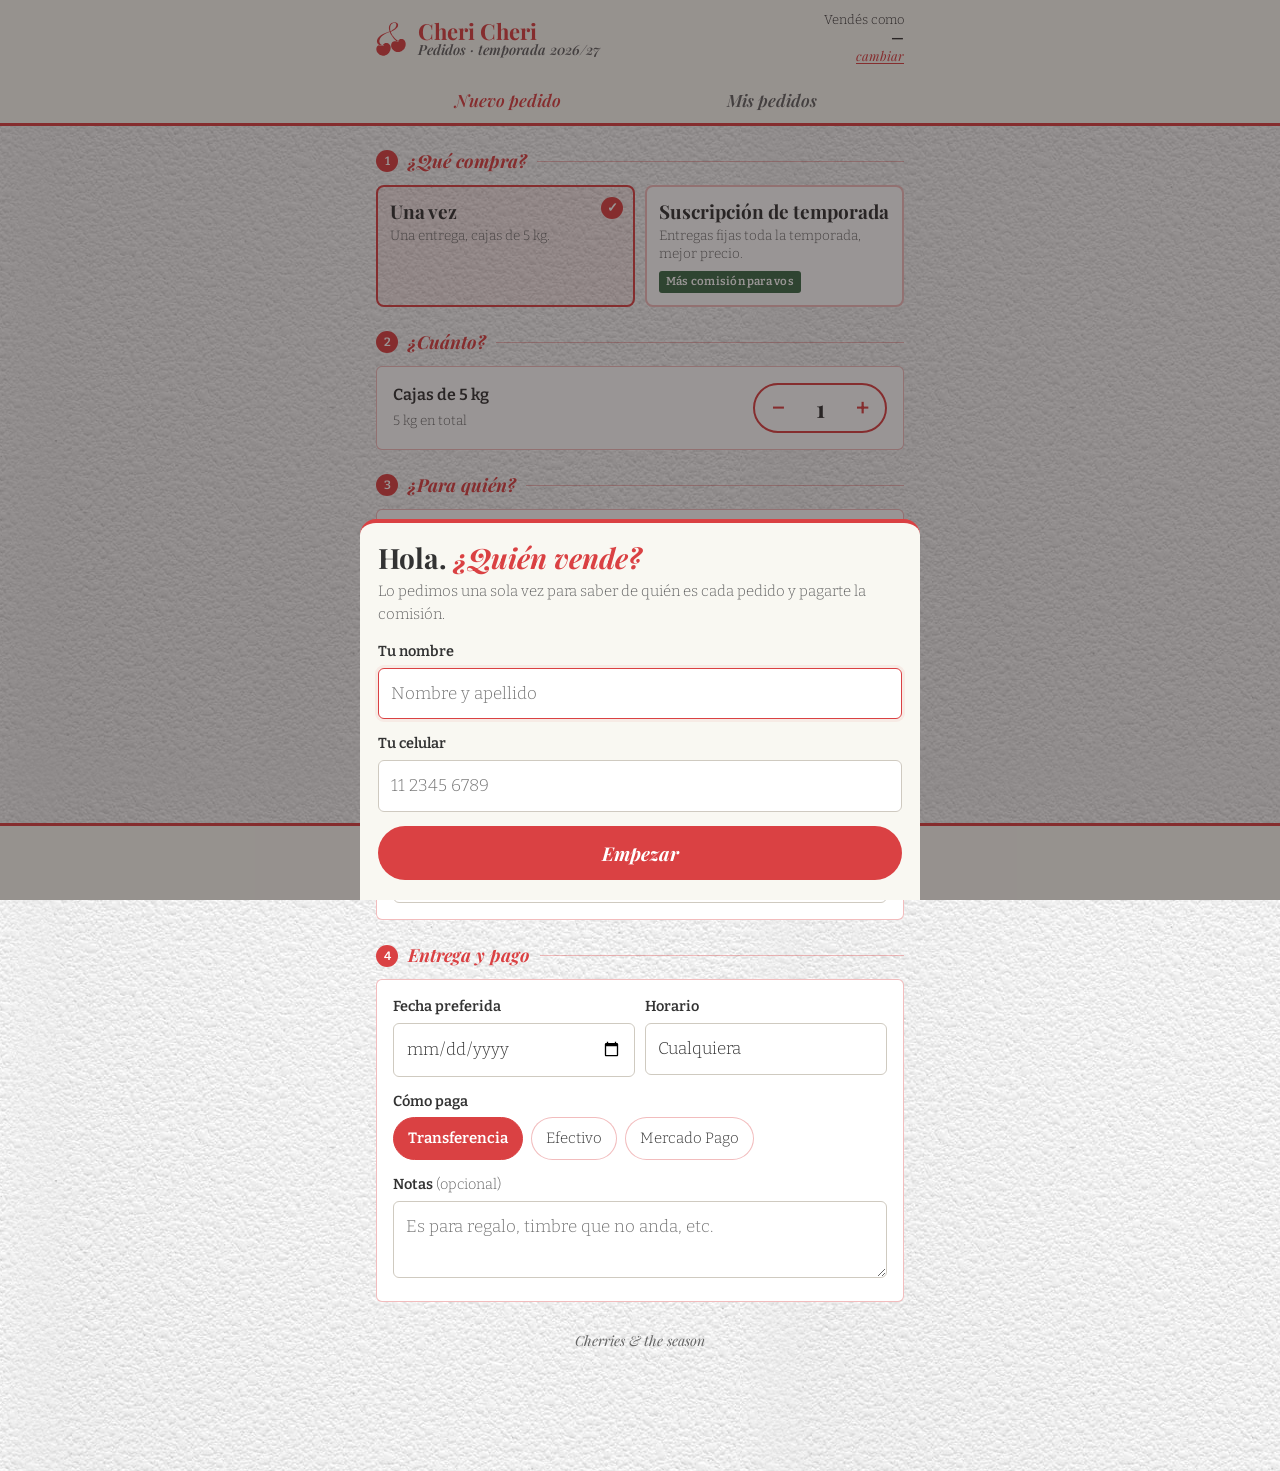
<file: pedidos/index.html>
<!doctype html>
<html lang="es">
<head>
<meta charset="utf-8">
<meta name="viewport" content="width=device-width, initial-scale=1, viewport-fit=cover">
<meta name="theme-color" content="#DA4143">
<meta name="robots" content="noindex,nofollow">
<title>Pedidos · Cheri Cheri</title>
<link rel="icon" href="/favicon.ico" sizes="32x32"><link rel="icon" href="/icon.svg" type="image/svg+xml"><link rel="apple-touch-icon" href="/apple-touch-icon.png">
<link rel="preconnect" href="https://fonts.googleapis.com">
<link rel="preconnect" href="https://fonts.gstatic.com" crossorigin>
<link href="https://fonts.googleapis.com/css2?family=Playfair+Display:ital,wght@0,400..900;1,400..900&family=Bitter:ital,wght@0,300..700;1,300..700&display=swap" rel="stylesheet">
<style>
/* =========================================================
   Cheri Cheri · Levantador de pedidos para vendedores
   Precios y comisiones: editar CONFIG en el <script> de abajo.
   ========================================================= */
:root{--red:#DA4143;--paper:#F9F8F2;--ink:#333;--grey:#636363;--rule:rgba(218,65,67,.35);--soft:rgba(218,65,67,.07);--green:#3E6B48;
  --pf:'Playfair Display',Georgia,serif;--bt:'Bitter',Georgia,serif}
*{box-sizing:border-box;margin:0;padding:0}
html{-webkit-text-size-adjust:100%}
body{background:var(--paper) url(/img/paper.png) 0 0/740px repeat;color:var(--ink);font-family:var(--bt);font-weight:300;font-size:17px;line-height:1.5;min-height:100vh;padding:env(safe-area-inset-top) 0 calc(120px + env(safe-area-inset-bottom))}
button,input,select,textarea{font:inherit;color:inherit}
button{cursor:pointer;background:none;border:0}
.wrap{max-width:560px;margin:0 auto;padding:0 16px}

/* Header */
header{position:sticky;top:0;z-index:20;background:var(--paper);border-bottom:3px solid var(--red)}
.hd{display:flex;align-items:center;gap:12px;padding:12px 16px;max-width:560px;margin:0 auto}
.hd img{width:30px;height:auto}
.brand{display:flex;flex-direction:column;line-height:1.05}
.brand b{font-family:var(--pf);font-weight:700;font-size:22px;color:var(--red)}
.brand small{font-family:var(--pf);font-style:italic;font-weight:600;font-size:14px;color:var(--grey)}
.who{margin-left:auto;text-align:right;font-size:13px;line-height:1.3}
.who b{display:block;font-weight:600;font-size:15px;max-width:42vw;overflow:hidden;text-overflow:ellipsis;white-space:nowrap}
.who button{font-family:var(--pf);font-style:italic;color:var(--red);font-size:13px;text-decoration:underline;text-underline-offset:2px}
.tabs{display:flex;max-width:560px;margin:0 auto;padding:0 16px}
.tabs button{flex:1;padding:10px 0 9px;font-family:var(--pf);font-style:italic;font-weight:600;font-size:17px;color:var(--grey);border-bottom:3px solid transparent;margin-bottom:-3px}
.tabs button.on{color:var(--red);border-color:var(--red)}

/* Bloques */
.step{margin-top:22px}
.lbl{display:flex;align-items:center;gap:10px;font-family:var(--pf);font-style:italic;font-weight:700;font-size:18px;color:var(--red);margin-bottom:10px}
.lbl::after{content:"";flex:1;height:1px;background:var(--rule)}
.lbl i{font-style:normal;font-family:var(--bt);font-weight:600;font-size:12px;width:22px;height:22px;border-radius:50%;background:var(--red);color:#fff;display:inline-flex;align-items:center;justify-content:center}
.card{background:#fff;border:1px solid var(--rule);border-radius:6px;padding:16px}

/* Tipo de pedido */
.types{display:grid;grid-template-columns:1fr 1fr;gap:10px}
.type{position:relative;text-align:left;display:flex;flex-direction:column;justify-content:flex-start;background:#fff;border:2px solid var(--rule);border-radius:8px;padding:14px 12px 12px;transition:border-color .15s,background .15s}
.type b{display:block;font-family:var(--pf);font-weight:700;font-size:19px;line-height:1.15;margin-bottom:4px}
.type span{display:block;font-size:13.5px;color:var(--grey);line-height:1.35}
.type.on{border-color:var(--red);background:var(--soft)}
.type.on::before{content:"✓";position:absolute;top:10px;right:10px;width:22px;height:22px;border-radius:50%;background:var(--red);color:#fff;font-size:13px;display:flex;align-items:center;justify-content:center;font-weight:700}
.badge{display:inline-block!important;margin-top:8px;font-family:var(--bt);font-weight:600;font-size:11.5px!important;letter-spacing:.02em;color:#fff!important;background:var(--green);border-radius:3px;padding:3px 7px}

/* Cantidad */
.row{display:flex;align-items:center;justify-content:space-between;gap:12px}
.row+.row{margin-top:14px;padding-top:14px;border-top:1px dashed var(--rule)}
.row .t b{display:block;font-weight:600;font-size:16px}
.row .t span{font-size:13.5px;color:var(--grey)}
.stepper{display:flex;align-items:center;border:2px solid var(--red);border-radius:40px;overflow:hidden;flex-shrink:0}
.stepper button{width:46px;height:46px;font-size:24px;font-weight:600;color:var(--red);line-height:1}
.stepper button:active{background:var(--soft)}
.stepper output{min-width:38px;text-align:center;font-family:var(--pf);font-weight:700;font-size:24px}
.seg{display:flex;border:2px solid var(--red);border-radius:40px;overflow:hidden;flex-shrink:0}
.seg button{padding:10px 14px;font-size:14.5px;font-weight:600;color:var(--red)}
.seg button.on{background:var(--red);color:#fff}
.sub{display:none}
.sus .sub{display:flex}

/* Campos */
.f{display:block;margin-bottom:14px}
.f:last-child{margin-bottom:0}
.f>span{display:block;font-weight:600;font-size:14.5px;margin-bottom:5px}
.f>span em{font-style:normal;font-weight:300;color:var(--grey)}
.f input,.f textarea,.f select{width:100%;font-size:17px;padding:12px 12px;border:1px solid #cfcac0;border-radius:6px;background:#fff;outline:none;-webkit-appearance:none;appearance:none}
.f input:focus,.f textarea:focus,.f select:focus{border-color:var(--red);box-shadow:0 0 0 3px var(--soft)}
.f textarea{min-height:76px;resize:vertical}
.f .hint{display:block;font-size:12.5px;color:var(--grey);margin-top:4px}
.two{display:grid;grid-template-columns:1fr 1fr;gap:10px}
.chips{display:flex;flex-wrap:wrap;gap:8px}
.chips button{padding:9px 14px;border:1.5px solid var(--rule);border-radius:40px;font-size:15px;background:#fff}
.chips button.on{border-color:var(--red);background:var(--red);color:#fff;font-weight:600}
.err{border-color:var(--red)!important;background:#fff6f6!important}

/* Barra inferior */
.bar{position:fixed;left:0;right:0;bottom:0;z-index:30;background:var(--paper);border-top:3px solid var(--red);padding:10px 16px calc(10px + env(safe-area-inset-bottom))}
.bar .in{max-width:560px;margin:0 auto;display:flex;align-items:center;gap:12px}
.sum{flex:1;min-width:0;line-height:1.25}
.sum .tot{font-family:var(--pf);font-weight:700;font-size:23px;color:var(--ink)}
.sum .det{font-size:12.5px;color:var(--grey);white-space:nowrap;overflow:hidden;text-overflow:ellipsis}
.sum .com{font-size:13px;font-weight:600;color:var(--green)}
.btn{display:inline-flex;align-items:center;justify-content:center;gap:8px;background:var(--red);color:#fff;font-family:var(--pf);font-style:italic;font-weight:700;font-size:19px;padding:13px 22px;border-radius:40px;text-decoration:none;white-space:nowrap}
.btn:active{transform:scale(.98)}
.btn[disabled]{opacity:.55}
.btn.ghost{background:#fff;color:var(--red);border:2px solid var(--red)}
.btn.wa{background:#25A35A}
.btn.block{width:100%}

/* Hojas (modal) */
.sheet{position:fixed;inset:0;z-index:50;background:rgba(30,20,20,.45);display:none;align-items:flex-end;justify-content:center}
.sheet.open{display:flex}
.pane{background:var(--paper);width:100%;max-width:560px;max-height:92vh;overflow:auto;border-radius:16px 16px 0 0;border-top:4px solid var(--red);padding:20px 18px calc(20px + env(safe-area-inset-bottom));animation:up .22s ease-out}
@keyframes up{from{transform:translateY(40px);opacity:.4}to{transform:none;opacity:1}}
.pane h2{font-family:var(--pf);font-weight:700;font-size:28px;line-height:1.1;margin-bottom:6px}
.pane h2 em{color:var(--red)}
.pane p.lead{color:var(--grey);font-size:15px;margin-bottom:16px}
.res{background:#fff;border:1px solid var(--rule);border-radius:6px;padding:4px 14px;margin-bottom:16px}
.res div{display:flex;justify-content:space-between;gap:14px;padding:9px 0;border-bottom:1px dashed var(--rule);font-size:15px}
.res div:last-child{border-bottom:0}
.res div span{color:var(--grey)}
.res div b{font-weight:600;text-align:right}
.res .big b{font-family:var(--pf);font-size:20px}
.res .g b{color:var(--green)}
.acts{display:flex;flex-direction:column;gap:10px}
.note{font-size:13px;color:var(--grey);margin-top:12px;text-align:center}
.alert{background:#fff6f6;border:1px solid var(--red);border-radius:6px;padding:12px 14px;font-size:14.5px;margin-bottom:14px}
.ok{width:62px;height:62px;border-radius:50%;background:var(--green);color:#fff;font-size:32px;display:flex;align-items:center;justify-content:center;margin-bottom:12px}

/* Mis pedidos */
.kpis{display:grid;grid-template-columns:1fr 1fr 1fr;gap:8px;margin-top:20px}
.kpi{background:#fff;border:1px solid var(--rule);border-radius:6px;padding:12px 10px;text-align:center}
.kpi b{display:block;font-family:var(--pf);font-weight:700;font-size:22px;line-height:1.1}
.kpi span{font-size:12px;color:var(--grey)}
.kpi.g b{color:var(--green)}
.list{margin-top:16px;display:flex;flex-direction:column;gap:8px}
.it{background:#fff;border:1px solid var(--rule);border-radius:6px;padding:12px 14px;display:grid;grid-template-columns:1fr auto;gap:2px 10px}
.it b{font-weight:600}
.it .r{text-align:right;font-family:var(--pf);font-weight:700}
.it small{color:var(--grey);font-size:13px}
.it .tag{font-size:11.5px;font-weight:600;color:#fff;background:var(--green);border-radius:3px;padding:1px 6px;margin-left:6px;vertical-align:2px}
.empty{text-align:center;color:var(--grey);padding:40px 10px;font-size:15px}
.foot{margin-top:28px;text-align:center;font-family:var(--pf);font-style:italic;color:var(--grey);font-size:14px}
[hidden]{display:none!important}
/* Modo cliente (QR en eventos): /pedir */
.intro{display:none;margin-top:20px;font-size:16.5px;line-height:1.5}
.intro b{font-family:var(--pf);font-weight:700;font-size:26px;line-height:1.15;display:block;margin-bottom:6px}
.intro b em{color:var(--red)}
body.cli .intro{display:block}
body.cli .who,body.cli .tabs{display:none}
body.cli .badge{background:var(--red)}
</style>
</head>
<body>

<header>
  <div class="hd">
    <img src="/img/isotipo.svg" alt="">
    <div class="brand"><b>Cheri Cheri</b><small>Pedidos · temporada <span class="temp"></span></small></div>
    <div class="who"><span>Vendés como</span><b id="whoName">—</b><button id="whoEdit" type="button">cambiar</button></div>
  </div>
  <nav class="tabs">
    <button type="button" class="on" data-tab="nuevo">Nuevo pedido</button>
    <button type="button" data-tab="mios">Mis pedidos <span id="nMios"></span></button>
  </nav>
</header>

<main class="wrap">

<!-- ============ NUEVO PEDIDO ============ -->
<form id="f" novalidate autocomplete="off">
  <div class="intro"><b>Cerezas de Alto Agrelo, <em>a tu casa.</em></b>Elegí cuántas cajas de 5 kg querés, dejanos tus datos y te escribimos por WhatsApp para coordinar la entrega.</div>

  <section class="step">
    <div class="lbl"><i>1</i><span data-c="¿Qué querés?">¿Qué compra?</span></div>
    <div class="types">
      <button type="button" class="type on" data-tipo="unico">
        <b>Una vez</b>
        <span>Una entrega, cajas de 5 kg.</span>
        <span class="p" data-p="unico"></span>
      </button>
      <button type="button" class="type" data-tipo="sus">
        <b>Suscripción de temporada</b>
        <span>Entregas fijas toda la temporada, mejor precio.</span>
        <span class="badge" id="susBadge">Más comisión para vos</span>
      </button>
    </div>
  </section>

  <section class="step">
    <div class="lbl"><i>2</i>¿Cuánto?</div>
    <div class="card" id="qty">
      <div class="row">
        <div class="t"><b id="qLbl">Cajas de 5 kg</b><span id="qSub">por entrega</span></div>
        <div class="stepper"><button type="button" data-d="cajas" data-v="-1" aria-label="Menos cajas">−</button><output id="cajas">1</output><button type="button" data-d="cajas" data-v="1" aria-label="Más cajas">+</button></div>
      </div>
      <div class="row sub">
        <div class="t"><b>Frecuencia</b><span>cada cuánto recibe</span></div>
        <div class="seg" id="frec"><button type="button" class="on" data-v="semanal">Semanal</button><button type="button" data-v="quincenal">Quincenal</button></div>
      </div>
      <div class="row sub">
        <div class="t"><b>Entregas</b><span id="entSub">en la temporada</span></div>
        <div class="stepper"><button type="button" data-d="entregas" data-v="-1" aria-label="Menos entregas">−</button><output id="entregas">4</output><button type="button" data-d="entregas" data-v="1" aria-label="Más entregas">+</button></div>
      </div>
    </div>
  </section>

  <section class="step">
    <div class="lbl"><i>3</i><span data-c="Tus datos">¿Para quién?</span></div>
    <div class="card">
      <label class="f"><span>Nombre y apellido</span><input name="cliente" required autocomplete="off" placeholder="Ej: Sofía Martínez"></label>
      <label class="f"><span data-c="Tu WhatsApp">WhatsApp del cliente</span><input name="tel" type="tel" inputmode="tel" required placeholder="11 2345 6789"><small class="hint">Código de área sin 0 y sin 15.</small></label>
      <label class="f"><span>Zona o barrio</span><input name="zona" required placeholder="Ej: Palermo, Nordelta, Mendoza Capital"></label>
      <label class="f"><span>Dirección de entrega <em>(opcional)</em></span><input name="direccion" placeholder="Calle, número, piso"></label>
    </div>
  </section>

  <section class="step">
    <div class="lbl"><i>4</i>Entrega y pago</div>
    <div class="card">
      <div class="two">
        <label class="f"><span id="fechaLbl">Fecha preferida</span><input name="fecha" type="date"></label>
        <label class="f"><span>Horario</span><select name="franja"><option>Cualquiera</option><option>Mañana</option><option>Tarde</option><option>Noche</option></select></label>
      </div>
      <div class="f"><span>Cómo paga</span>
        <div class="chips" id="pago"><button type="button" class="on">Transferencia</button><button type="button">Efectivo</button><button type="button">Mercado Pago</button></div>
      </div>
      <label class="f"><span>Notas <em>(opcional)</em></span><textarea name="notas" placeholder="Es para regalo, timbre que no anda, etc."></textarea></label>
    </div>
  </section>

  <p class="foot">Cherries &amp; the season</p>
</form>

<!-- ============ MIS PEDIDOS ============ -->
<section id="mios" hidden>
  <div class="kpis">
    <div class="kpi"><b id="kPed">0</b><span>pedidos</span></div>
    <div class="kpi"><b id="kCaj">0</b><span>cajas</span></div>
    <div class="kpi g"><b id="kCom">—</b><span>tu comisión</span></div>
  </div>
  <div class="list" id="lista"></div>
  <p class="note">Esta lista queda guardada sólo en este teléfono.</p>
</section>

</main>

<!-- Barra inferior -->
<div class="bar" id="bar">
  <div class="in">
    <div class="sum">
      <div class="tot" id="tot">—</div>
      <div class="det" id="det"></div>
      <div class="com" id="com"></div>
    </div>
    <button type="button" class="btn" id="go">Revisar</button>
  </div>
</div>

<!-- Hoja: vendedor -->
<div class="sheet" id="shV" role="dialog" aria-modal="true" aria-labelledby="vT">
  <form class="pane" id="fv" novalidate>
    <h2 id="vT">Hola. <em>¿Quién vende?</em></h2>
    <p class="lead">Lo pedimos una sola vez para saber de quién es cada pedido y pagarte la comisión.</p>
    <label class="f"><span>Tu nombre</span><input name="vnombre" required autocomplete="name" placeholder="Nombre y apellido"></label>
    <label class="f"><span>Tu celular</span><input name="vcel" type="tel" inputmode="tel" required autocomplete="tel" placeholder="11 2345 6789"></label>
    <div class="acts" style="margin-top:6px"><button class="btn block" type="submit">Empezar</button></div>
  </form>
</div>

<!-- Hoja: revisar y enviar -->
<div class="sheet" id="shR" role="dialog" aria-modal="true" aria-labelledby="rT">
  <div class="pane">
    <div id="rView">
      <h2 id="rT">Revisá <em data-c="tu pedido">el pedido</em></h2>
      <p class="lead" data-c="Si está todo bien, confirmá. Te escribimos por WhatsApp para coordinar la entrega y el pago.">Si está todo bien, enviá. Llega directo a Cheri Cheri.</p>
      <div id="rErr"></div>
      <div class="res" id="rRes"></div>
      <div class="acts">
        <button type="button" class="btn block" id="send">Enviar pedido</button>
        <button type="button" class="btn ghost block" data-close>Corregir</button>
      </div>
    </div>
    <div id="dView" hidden>
      <div class="ok">✓</div>
      <h2>Pedido <em data-c="recibido">enviado</em></h2>
      <p class="lead" id="dLead"></p>
      <div class="res" id="dRes"></div>
      <div class="acts">
        <a class="btn wa block" id="waCli" href="#" target="_blank" rel="noopener">Avisarle al cliente por WhatsApp</a>
        <button type="button" class="btn ghost block" id="otro">Cargar otro pedido</button>
        <a class="btn ghost block" id="verSitio" href="/" hidden>Conocé Cheri Cheri</a>
      </div>
      <p class="note" id="dNote">Desde Cheri Cheri le confirmamos al cliente la fecha de entrega y los datos de pago.</p>
    </div>
  </div>
</div>

<script>
/* =========================================================
   CONFIG · editar acá precios y comisiones (en pesos y %)
   Si un precio queda en null, la página muestra "a confirmar".
   ========================================================= */
const CONFIG = {
  temporada: '2026/27',
  precioCaja: null,            // caja de 5 kg, pedido de una vez
  precioCajaSuscripcion: null, // caja de 5 kg dentro de una suscripción
  comisionUnico: null,         // % de comisión del vendedor en pedidos de una vez
  comisionSuscripcion: null,   // % de comisión del vendedor en suscripciones
  entregasMin: 2, entregasMax: 10, entregasDefault: 4,
  cajasMax: 50,
  // Envío: mismo servicio que el formulario de Cotizar (llega a chericheriar@gmail.com)
  endpoint: 'https://api.web3forms.com/submit',
  accessKey: 'bc0d7736-6799-4583-8e31-4ce941f35367',
  mail: 'chericheriar@gmail.com'
};

const $ = s => document.querySelector(s), $$ = s => [...document.querySelectorAll(s)];
const QS = new URLSearchParams(location.search);
// Modo cliente: chericheri.ar/pedir (QR en eventos). ?e=Nombre del evento queda registrado en el pedido.
const CLIENTE = location.pathname.replace(/\/+$/, '') === '/pedir' || QS.get('modo') === 'cliente';
const EVENTO = (QS.get('e') || '').trim().slice(0, 60);
if (CLIENTE){
  document.body.classList.add('cli');
  document.title = 'Pedí tus cerezas · Cheri Cheri';
  $$('[data-c]').forEach(e => e.textContent = e.dataset.c);
  $('.brand small').innerHTML = 'Cherries &amp; the season';
}
const money = n => n == null ? null : new Intl.NumberFormat('es-AR', {style:'currency', currency:'ARS', maximumFractionDigits:0}).format(n);
const LS = {
  get(k, d){ try{ const v = localStorage.getItem(k); return v ? JSON.parse(v) : d }catch(e){ return d } },
  set(k, v){ try{ localStorage.setItem(k, JSON.stringify(v)) }catch(e){} }
};
const S = { tipo:'unico', cajas:1, frec:'semanal', entregas:CONFIG.entregasDefault, pago:'Transferencia' };
let vendedor = LS.get('cc_vendedor', null);
let enviando = false, ultimo = null;

$$('.temp').forEach(e => e.textContent = CONFIG.temporada);

/* ---------- Vendedor ---------- */
function pintarVendedor(){ $('#whoName').textContent = vendedor ? vendedor.nombre : '—' }
function abrirVendedor(){
  const f = $('#fv');
  const qs = new URLSearchParams(location.search).get('v');
  f.vnombre.value = vendedor ? vendedor.nombre : (qs || '');
  f.vcel.value = vendedor ? vendedor.cel : '';
  $('#shV').classList.add('open');
  setTimeout(() => (f.vnombre.value ? f.vcel : f.vnombre).focus(), 250);
}
$('#fv').addEventListener('submit', e => {
  e.preventDefault();
  const f = e.target; let ok = true;
  [f.vnombre, f.vcel].forEach(i => { const bad = !i.value.trim(); i.classList.toggle('err', bad); if (bad) ok = false });
  if (!ok) return;
  vendedor = { nombre: f.vnombre.value.trim(), cel: f.vcel.value.trim() };
  LS.set('cc_vendedor', vendedor); pintarVendedor();
  $('#shV').classList.remove('open');
});
$('#whoEdit').addEventListener('click', abrirVendedor);

/* ---------- Cálculo ---------- */
function calc(){
  const sus = S.tipo === 'sus';
  const totalCajas = sus ? S.cajas * S.entregas : S.cajas;
  const precio = sus ? CONFIG.precioCajaSuscripcion : CONFIG.precioCaja;
  const pct = CLIENTE ? null : (sus ? CONFIG.comisionSuscripcion : CONFIG.comisionUnico);
  const total = precio != null ? precio * totalCajas : null;
  const comision = total != null && pct != null ? Math.round(total * pct / 100) : null;
  const ahorro = sus && CONFIG.precioCaja != null && precio != null ? (CONFIG.precioCaja - precio) * totalCajas : null;
  return { sus, totalCajas, precio, pct, total, comision, ahorro, kg: totalCajas * 5 };
}
function pintar(){
  const c = calc();
  $$('.type').forEach(b => b.classList.toggle('on', b.dataset.tipo === S.tipo));
  $('#qty').classList.toggle('sus', c.sus);
  $('#cajas').textContent = S.cajas;
  $('#entregas').textContent = S.entregas;
  $$('#frec button').forEach(b => b.classList.toggle('on', b.dataset.v === S.frec));
  $('#qSub').textContent = c.sus ? 'en cada entrega' : `${c.kg} kg en total`;
  $('#entSub').textContent = `${S.frec === 'semanal' ? 'una por semana' : 'cada 15 días'} · ${c.totalCajas} cajas`;
  $('#fechaLbl').textContent = c.sus ? 'Primera entrega' : 'Fecha preferida';
  // precios en las tarjetas
  const pu = $('[data-p="unico"]');
  pu.textContent = CONFIG.precioCaja != null ? `${money(CONFIG.precioCaja)} la caja` : '';
  if (CONFIG.precioCajaSuscripcion != null) $('#susBadge').previousElementSibling.textContent = `Entregas fijas, ${money(CONFIG.precioCajaSuscripcion)} la caja.`;
  const dif = CONFIG.comisionSuscripcion != null && CONFIG.comisionUnico != null ? CONFIG.comisionSuscripcion - CONFIG.comisionUnico : null;
  if (CLIENTE){
    const ah = CONFIG.precioCaja != null && CONFIG.precioCajaSuscripcion != null ? CONFIG.precioCaja - CONFIG.precioCajaSuscripcion : null;
    $('#susBadge').textContent = ah > 0 ? `Ahorrás ${money(ah)} por caja` : 'Mejor precio por caja';
  } else
  $('#susBadge').textContent = CONFIG.comisionSuscripcion != null ? `Tu comisión: ${CONFIG.comisionSuscripcion}%` + (dif > 0 ? ` (vs. ${CONFIG.comisionUnico}%)` : '') : 'Más comisión para vos';
  // barra
  $('#tot').textContent = c.total != null ? money(c.total) : 'Precio a confirmar';
  $('#det').textContent = c.sus
    ? `${S.cajas} caja${S.cajas > 1 ? 's' : ''} × ${S.entregas} entregas ${S.frec === 'semanal' ? 'semanales' : 'quincenales'} · ${c.kg} kg`
    : `${S.cajas} caja${S.cajas > 1 ? 's' : ''} de 5 kg · ${c.kg} kg`;
  $('#com').textContent = c.comision != null ? `Tu comisión: ${money(c.comision)}` : '';
}

/* ---------- Controles ---------- */
$$('.type').forEach(b => b.addEventListener('click', () => { S.tipo = b.dataset.tipo; pintar() }));
$$('.stepper button').forEach(b => b.addEventListener('click', () => {
  const k = b.dataset.d, d = +b.dataset.v;
  const [min, max] = k === 'cajas' ? [1, CONFIG.cajasMax] : [CONFIG.entregasMin, CONFIG.entregasMax];
  S[k] = Math.min(max, Math.max(min, S[k] + d)); pintar();
}));
$$('#frec button').forEach(b => b.addEventListener('click', () => { S.frec = b.dataset.v; pintar() }));
$$('#pago button').forEach(b => b.addEventListener('click', () => {
  S.pago = b.textContent; $$('#pago button').forEach(x => x.classList.toggle('on', x === b));
}));
$$('.tabs button').forEach(b => b.addEventListener('click', () => {
  const t = b.dataset.tab;
  $$('.tabs button').forEach(x => x.classList.toggle('on', x === b));
  $('#f').hidden = t !== 'nuevo'; $('#mios').hidden = t !== 'mios'; $('#bar').hidden = t !== 'nuevo';
  if (t === 'mios') pintarMios();
  window.scrollTo(0, 0);
}));

/* ---------- Pedido ---------- */
function telWA(t){
  let d = String(t || '').replace(/\D/g, '');
  if (!d) return '';
  if (d.startsWith('54')) return d.startsWith('549') ? d : '549' + d.slice(2);
  return '549' + d.replace(/^0/, '');
}
function fechaTxt(v){
  if (!v) return 'A coordinar';
  const [y, m, d] = v.split('-').map(Number);
  return new Date(y, m - 1, d).toLocaleDateString('es-AR', { weekday:'long', day:'numeric', month:'long' });
}
function nuevoId(){
  const n = new Date(), p = x => String(x).padStart(2, '0');
  return `CC-${String(n.getFullYear()).slice(2)}${p(n.getMonth() + 1)}${p(n.getDate())}-${Math.random().toString(36).slice(2, 5).toUpperCase()}`;
}
function armarPedido(){
  const f = $('#f'), c = calc();
  return {
    id: nuevoId(), creado: new Date().toISOString(),
    tipo: c.sus ? 'Suscripción de temporada' : 'Una vez',
    cajas: S.cajas, frecuencia: c.sus ? (S.frec === 'semanal' ? 'Semanal' : 'Quincenal') : '',
    entregas: c.sus ? S.entregas : 1, totalCajas: c.totalCajas, kg: c.kg,
    precio: c.precio, total: c.total, comisionPct: c.pct, comision: c.comision, ahorro: c.ahorro,
    cliente: f.cliente.value.trim(), tel: f.tel.value.trim(), zona: f.zona.value.trim(),
    direccion: f.direccion.value.trim(), fecha: f.fecha.value, franja: f.franja.value,
    pago: S.pago, notas: f.notas.value.trim(),
    vendedor: CLIENTE ? 'Pedido directo del cliente (QR)' : (vendedor ? vendedor.nombre : ''),
    vendedorCel: CLIENTE ? '' : (vendedor ? vendedor.cel : ''), evento: EVENTO
  };
}
function filas(p){
  const r = [
    ['Cliente', p.cliente], ['WhatsApp', p.tel], ['Zona', p.zona + (p.direccion ? ' · ' + p.direccion : '')],
    ['Pedido', p.tipo === 'Una vez'
      ? `${p.cajas} caja${p.cajas > 1 ? 's' : ''} de 5 kg`
      : `${p.cajas} caja${p.cajas > 1 ? 's' : ''} × ${p.entregas} entregas (${p.frecuencia.toLowerCase()})`],
    ['Total', `${p.totalCajas} cajas · ${p.kg} kg`],
    [p.tipo === 'Una vez' ? 'Entrega' : 'Primera entrega', fechaTxt(p.fecha) + (p.franja !== 'Cualquiera' ? ' · ' + p.franja.toLowerCase() : '')],
    ['Pago', p.pago]
  ];
  if (p.notas) r.push(['Notas', p.notas]);
  return r;
}
function htmlRes(p){
  const esc = s => String(s).replace(/[&<>"]/g, c => ({'&':'&amp;','<':'&lt;','>':'&gt;','"':'&quot;'}[c]));
  let h = filas(p).map(([k, v]) => `<div><span>${k}</span><b>${esc(v)}</b></div>`).join('');
  h += `<div class="big"><span>Importe</span><b>${p.total != null ? money(p.total) : 'A confirmar'}</b></div>`;
  if (p.ahorro > 0) h += `<div><span>El cliente ahorra</span><b>${money(p.ahorro)}</b></div>`;
  if (p.comision != null) h += `<div class="g"><span>Tu comisión</span><b>${money(p.comision)}</b></div>`;
  return h;
}
function validar(){
  const f = $('#f'); let primero = null;
  ['cliente', 'tel', 'zona'].forEach(n => {
    const i = f[n]; let bad = !i.value.trim();
    if (n === 'tel' && !bad) bad = i.value.replace(/\D/g, '').length < 8;
    i.classList.toggle('err', bad); if (bad && !primero) primero = i;
  });
  if (primero){ primero.scrollIntoView({ behavior:'smooth', block:'center' }); setTimeout(() => primero.focus(), 300); return false }
  return true;
}
$$('#f input').forEach(i => i.addEventListener('input', () => i.classList.remove('err')));

$('#go').addEventListener('click', () => {
  if (!vendedor && !CLIENTE){ abrirVendedor(); return }
  if (!validar()) return;
  ultimo = armarPedido();
  $('#rRes').innerHTML = htmlRes(ultimo);
  $('#rErr').innerHTML = '';
  $('#rView').hidden = false; $('#dView').hidden = true;
  $('#send').disabled = false; $('#send').textContent = 'Enviar pedido';
  $('#shR').classList.add('open');
});
$$('[data-close]').forEach(b => b.addEventListener('click', () => $('#shR').classList.remove('open')));
$('#shR').addEventListener('click', e => { if (e.target.id === 'shR' && !enviando) $('#shR').classList.remove('open') });

function textoPlano(p){
  const L = filas(p).map(([k, v]) => `${k}: ${v}`);
  L.push(`Importe: ${p.total != null ? money(p.total) : 'a confirmar'}`);
  if (p.comision != null) L.push(`Comisión vendedor (${p.comisionPct}%): ${money(p.comision)}`);
  L.push(`Vendedor: ${p.vendedor}${p.vendedorCel ? ' (' + p.vendedorCel + ')' : ''}`, `Pedido: ${p.id}`);
  if (p.evento) L.push(`Evento: ${p.evento}`);
  return L.join('\n');
}

$('#send').addEventListener('click', async () => {
  if (enviando || !ultimo) return;
  enviando = true;
  const btn = $('#send'); btn.disabled = true; btn.textContent = 'Enviando…';
  const p = ultimo;
  const via = CLIENTE ? 'QR' + (p.evento ? ' ' + p.evento : '') : p.vendedor;
  const asunto = `Pedido ${p.id} · ${p.totalCajas} caja${p.totalCajas > 1 ? 's' : ''}${p.tipo === 'Una vez' ? '' : ' (suscripción)'} · ${p.cliente} · vía ${via}`;
  const body = {
    access_key: CONFIG.accessKey, subject: asunto, from_name: 'Pedidos Cheri Cheri',
    'Pedido': p.id, 'Tipo': p.tipo,
    'Cajas de 5 kg por entrega': p.cajas,
    'Frecuencia': p.frecuencia || '—', 'Entregas': p.entregas,
    'Total cajas': `${p.totalCajas} (${p.kg} kg)`,
    'Precio por caja': p.precio != null ? money(p.precio) : 'A confirmar',
    'Importe total': p.total != null ? money(p.total) : 'A confirmar',
    'Comisión vendedor': p.comision != null ? `${money(p.comision)} (${p.comisionPct}%)` : '—',
    'Cliente': p.cliente, 'WhatsApp cliente': p.tel, 'Link WhatsApp cliente': `https://wa.me/${telWA(p.tel)}`,
    'Zona': p.zona, 'Dirección': p.direccion || '—',
    [p.tipo === 'Una vez' ? 'Fecha preferida' : 'Primera entrega']: fechaTxt(p.fecha),
    'Horario': p.franja, 'Pago': p.pago, 'Notas': p.notas || '—',
    'Vendedor': p.vendedor, 'Celular vendedor': p.vendedorCel || '—', 'Origen': CLIENTE ? 'QR / cliente directo' : 'Vendedor', 'Evento': p.evento || '—',
    'Temporada': CONFIG.temporada,
    'Cargado': new Date(p.creado).toLocaleString('es-AR')
  };
  let ok = false;
  try{
    const ctl = new AbortController(); const to = setTimeout(() => ctl.abort(), 15000);
    const r = await fetch(CONFIG.endpoint, { method:'POST', headers:{ 'Content-Type':'application/json', 'Accept':'application/json' }, body: JSON.stringify(body), signal: ctl.signal });
    clearTimeout(to);
    const j = await r.json().catch(() => ({}));
    ok = r.ok && (j.success === true || j.success === 'true');
  }catch(e){ ok = false }
  enviando = false;
  if (ok){ exito(p) } else { fallo(p, asunto) }
});

function exito(p){
  $('#rView').hidden = true; $('#dView').hidden = false;
  $('#dRes').innerHTML = htmlRes(p);
  if (CLIENTE){
    $('#dLead').textContent = `Gracias, ${p.cliente.split(' ')[0]}. Tu número de pedido es ${p.id}. Te escribimos por WhatsApp para coordinar la entrega y el pago.`;
    $('#waCli').hidden = true; $('#verSitio').hidden = false; $('#dNote').hidden = true;
    $('#otro').textContent = 'Hacer otro pedido';
    return;
  }
  const h = LS.get('cc_pedidos', []); h.unshift(p); LS.set('cc_pedidos', h.slice(0, 300));
  $('#dLead').textContent = `Número ${p.id}. Ya está en el correo de Cheri Cheri.`;
  const nombre = p.cliente.split(' ')[0];
  const que = p.tipo === 'Una vez'
    ? `${p.cajas} caja${p.cajas > 1 ? 's' : ''} de cerezas de 5 kg`
    : `la suscripción de temporada: ${p.cajas} caja${p.cajas > 1 ? 's' : ''} de 5 kg en ${p.entregas} entregas ${p.frecuencia.toLowerCase()}es`;
  const msg = `Hola ${nombre}! Soy ${p.vendedor}. Te confirmo que tomé tu pedido de Cheri Cheri: ${que}` +
    (p.total != null ? `, por ${money(p.total)}` : '') +
    `. Desde Cheri Cheri te escriben para coordinar la entrega y el pago. Pedido ${p.id}. Gracias!`;
  const t = telWA(p.tel);
  $('#waCli').href = `https://wa.me/${t}?text=${encodeURIComponent(msg)}`;
  pintarContador();
}
function fallo(p, asunto){
  const txt = textoPlano(p);
  const mailto = `mailto:${CONFIG.mail}?subject=${encodeURIComponent(asunto)}&body=${encodeURIComponent(txt)}`;
  $('#rErr').innerHTML = `<div class="alert"><b>No se pudo enviar.</b> Revisá la conexión y probá de nuevo. Si sigue sin salir, mandalo por mail a ${CONFIG.mail}: <a href="${mailto}" style="color:var(--red);font-weight:600">abrir mail con el pedido</a>.</div>`;
  const btn = $('#send'); btn.disabled = false; btn.textContent = 'Reintentar';
}

$('#otro').addEventListener('click', () => {
  const f = $('#f'); f.reset();
  Object.assign(S, { tipo:'unico', cajas:1, frec:'semanal', entregas:CONFIG.entregasDefault, pago:'Transferencia' });
  $$('#pago button').forEach((x, i) => x.classList.toggle('on', i === 0));
  $('#shR').classList.remove('open'); pintar(); window.scrollTo(0, 0);
});

/* ---------- Mis pedidos ---------- */
function pintarContador(){ const n = LS.get('cc_pedidos', []).length; $('#nMios').textContent = n ? `(${n})` : '' }
function pintarMios(){
  const h = LS.get('cc_pedidos', []);
  $('#kPed').textContent = h.length;
  $('#kCaj').textContent = h.reduce((a, p) => a + (p.totalCajas || 0), 0);
  const com = h.reduce((a, p) => a + (p.comision || 0), 0);
  $('#kCom').textContent = h.some(p => p.comision != null) ? money(com) : '—';
  const esc = s => String(s).replace(/[&<>"]/g, c => ({'&':'&amp;','<':'&lt;','>':'&gt;','"':'&quot;'}[c]));
  $('#lista').innerHTML = h.length ? h.map(p => `
    <div class="it">
      <b>${esc(p.cliente)}${p.tipo !== 'Una vez' ? '<span class="tag">Suscripción</span>' : ''}</b>
      <span class="r">${p.total != null ? money(p.total) : p.totalCajas + ' cajas'}</span>
      <small>${new Date(p.creado).toLocaleDateString('es-AR', { day:'numeric', month:'short' })} · ${p.totalCajas} cajas · ${esc(p.zona)}</small>
      <small style="text-align:right;color:var(--green);font-weight:600">${p.comision != null ? money(p.comision) : ''}</small>
    </div>`).join('') : '<div class="empty">Todavía no cargaste pedidos desde este teléfono.</div>';
}

/* ---------- Inicio ---------- */
pintarVendedor(); pintar(); pintarContador();
(() => { const n = new Date(), z = x => String(x).padStart(2, '0'); $('#f').fecha.min = `${n.getFullYear()}-${z(n.getMonth() + 1)}-${z(n.getDate())}` })();
if (!vendedor && !CLIENTE) abrirVendedor();
</script>
</body>
</html>
</file>
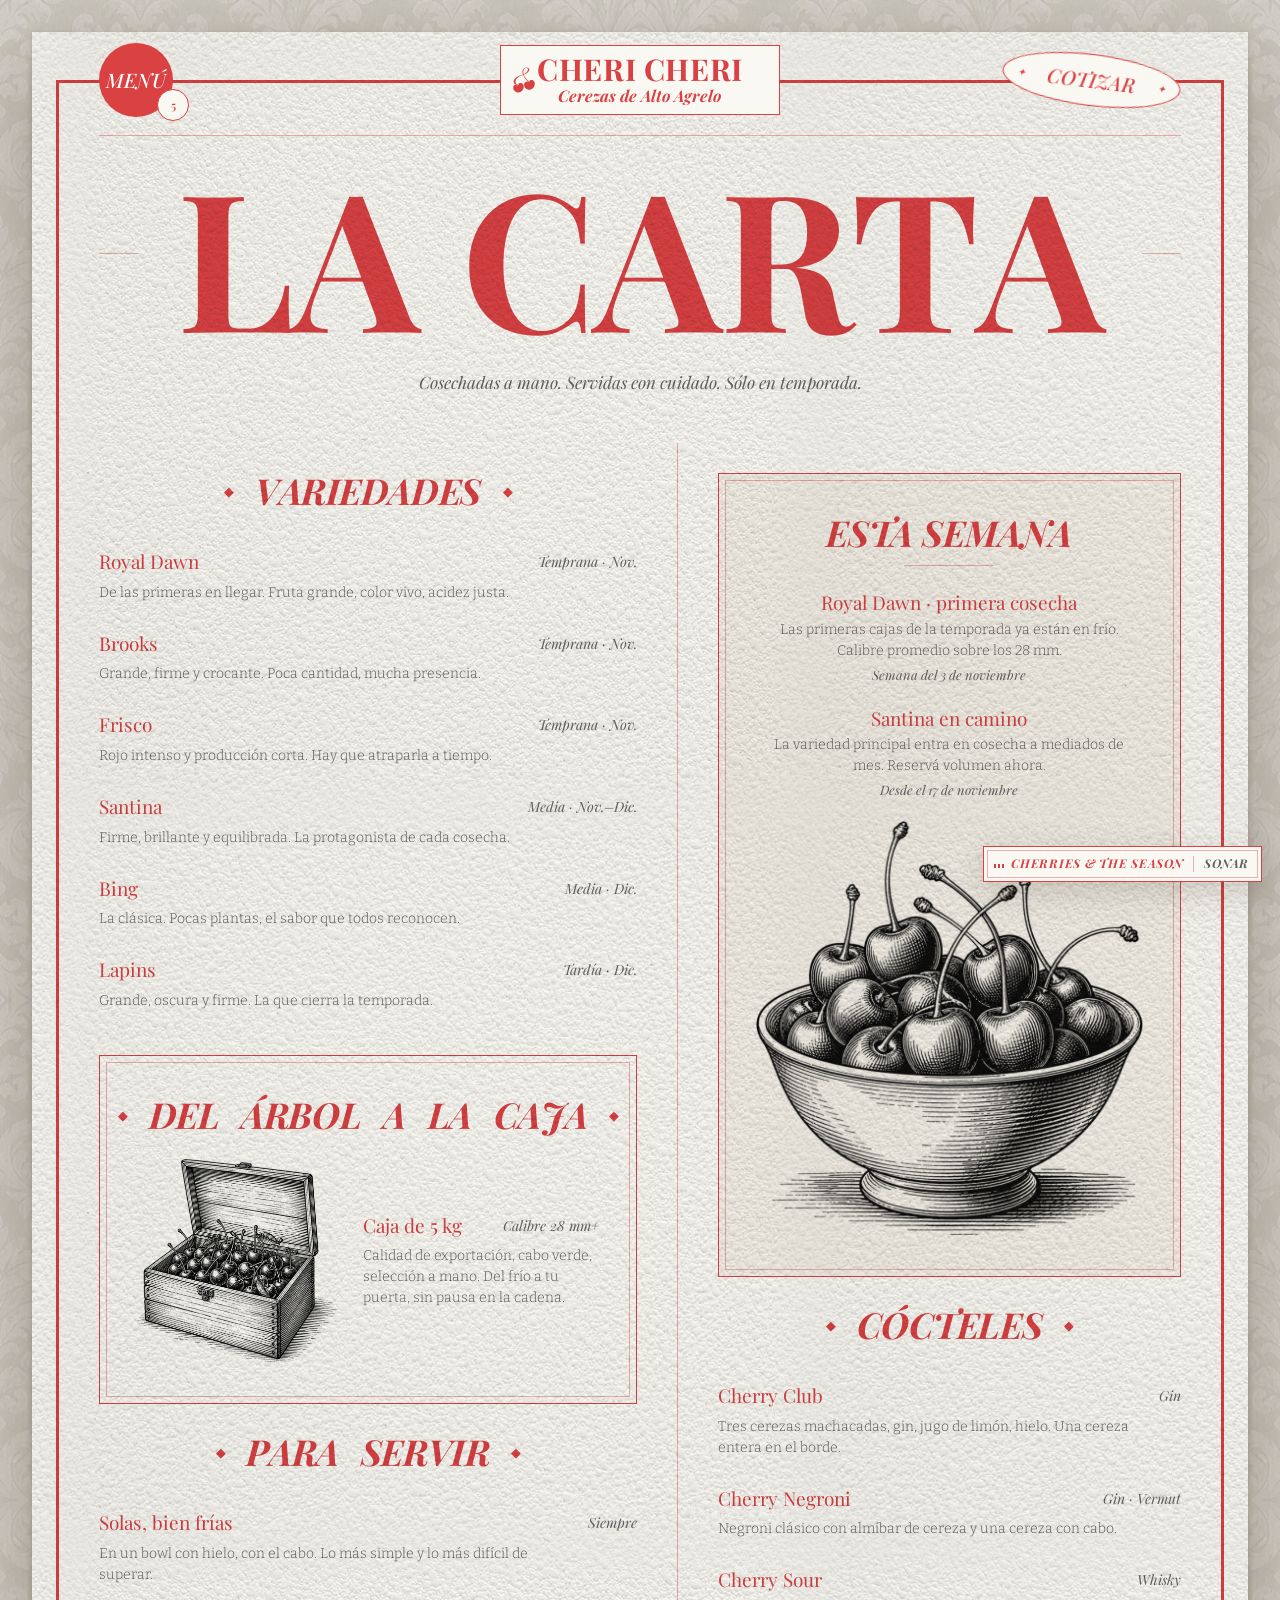
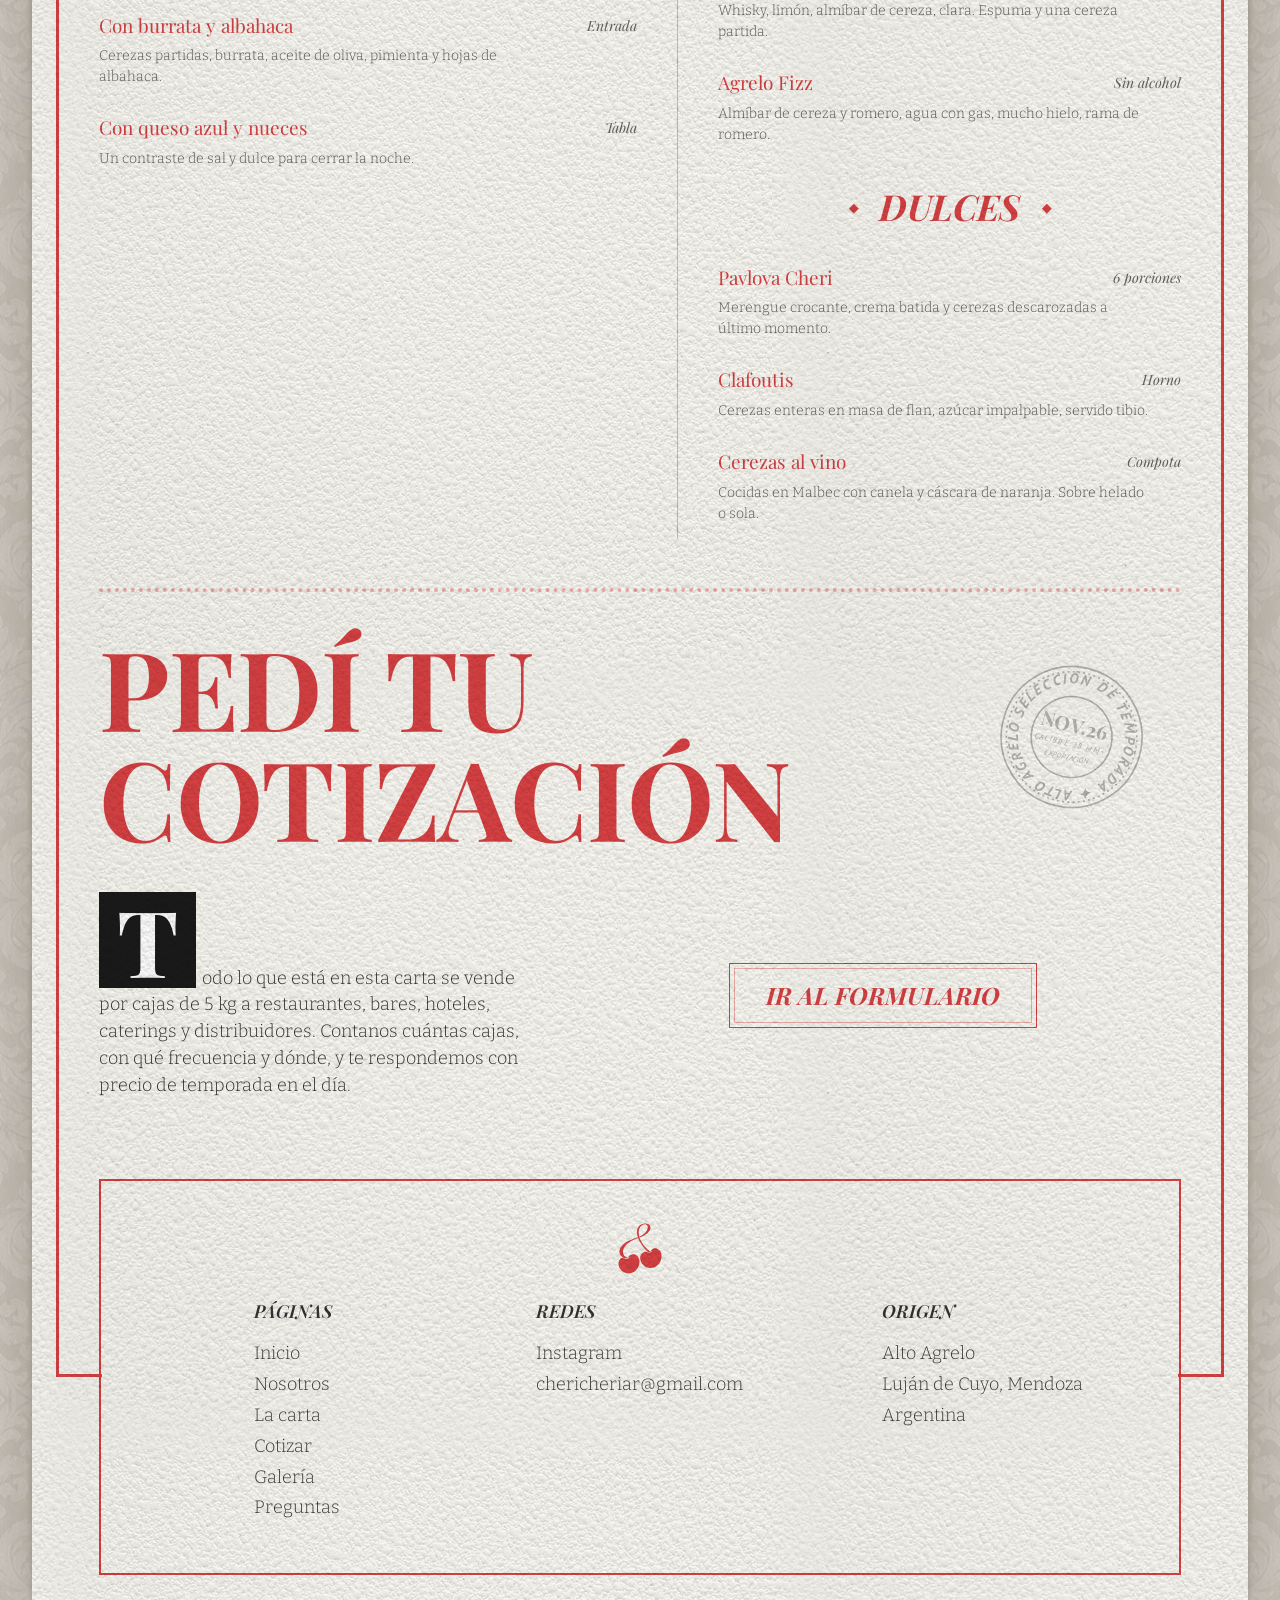
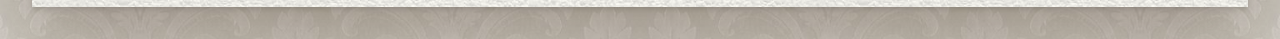
<file: carta.html>
<!doctype html>
<html lang="es">
<head>
<meta charset="utf-8">
<meta name="viewport" content="width=device-width, initial-scale=1">
<meta name="theme-color" content="#DA4143">
<!-- seo:start -->
<title data-en="The menu · Cherry varieties, 5 kg boxes and pallets">La carta · Variedades de cereza, cajas de 5 kg y pallets</title>
<meta name="description" data-en="Cheri Cheri cherry varieties (Royal Dawn, Brooks, Frisco, Santina, Bing, Lapins), harvest calendar, wholesale formats (5 kg box, 120-box pallet) and house recipes." content="Variedades de cereza de Cheri Cheri (Royal Dawn, Brooks, Frisco, Santina, Bing, Lapins), calendario de cosecha, formatos de venta mayorista (caja de 5 kg, pallet de 120 cajas) y recetas de la casa.">
<meta name="keywords" content="variedades de cereza, Royal Dawn, Santina, Bing, Lapins, caja de cerezas 5 kg, pallet de cerezas, calibre 28 mm, cerezas Mendoza">
<meta name="robots" content="index,follow,max-image-preview:large,max-snippet:-1,max-video-preview:-1">
<meta name="author" content="Cheri Cheri">
<meta name="geo.region" content="AR-M"><meta name="geo.placename" content="Alto Agrelo, Luján de Cuyo, Mendoza">
<link rel="canonical" href="https://chericheri.ar/carta.html">
<link rel="alternate" hreflang="es" href="https://chericheri.ar/carta.html"><link rel="alternate" hreflang="en" href="https://chericheri.ar/carta.html?lang=en"><link rel="alternate" hreflang="x-default" href="https://chericheri.ar/carta.html">
<meta property="og:type" content="website"><meta property="og:site_name" content="Cheri Cheri"><meta property="og:locale" content="es_AR"><meta property="og:locale:alternate" content="en_US">
<meta property="og:url" content="https://chericheri.ar/carta.html"><meta property="og:title" content="La carta · Variedades de cereza, cajas de 5 kg y pallets"><meta property="og:description" content="Variedades de cereza de Cheri Cheri (Royal Dawn, Brooks, Frisco, Santina, Bing, Lapins), calendario de cosecha, formatos de venta mayorista (caja de 5 kg, pallet de 120 cajas) y recetas de la casa.">
<meta property="og:image" content="https://chericheri.ar/img/og.jpg"><meta property="og:image:width" content="1200"><meta property="og:image:height" content="630"><meta property="og:image:alt" content="Cerezas Cheri Cheri de Alto Agrelo">
<meta name="twitter:card" content="summary_large_image"><meta name="twitter:title" content="La carta · Variedades de cereza, cajas de 5 kg y pallets"><meta name="twitter:description" content="Variedades de cereza de Cheri Cheri (Royal Dawn, Brooks, Frisco, Santina, Bing, Lapins), calendario de cosecha, formatos de venta mayorista (caja de 5 kg, pallet de 120 cajas) y recetas de la casa."><meta name="twitter:image" content="https://chericheri.ar/img/og.jpg">
<link rel="icon" href="/favicon.ico" sizes="32x32"><link rel="icon" href="/icon.svg" type="image/svg+xml"><link rel="apple-touch-icon" href="/apple-touch-icon.png"><link rel="manifest" href="/site.webmanifest">
<link rel="sitemap" type="application/xml" href="/sitemap.xml">
<link rel="preconnect" href="https://fonts.googleapis.com"><link rel="preconnect" href="https://fonts.gstatic.com" crossorigin>
<link rel="alternate" type="text/plain" href="/llms.txt" title="llms.txt">
<script type="application/ld+json">{"@context":"https://schema.org","@graph":[{"@type":"Organization","@id":"https://chericheri.ar/#org","name":"Cheri Cheri","alternateName":"Cheri Cheri Cerezas","url":"https://chericheri.ar","logo":{"@type":"ImageObject","url":"https://chericheri.ar/img/logo.png"},"image":"https://chericheri.ar/img/og.jpg","slogan":"Cherries & the season","description":"Marca de cerezas premium de Alto Agrelo (Luján de Cuyo, Mendoza, Argentina). Venta mayorista en cajas de 5 kg y pallets a restaurantes, bares, hoteles, caterings y distribuidores, sólo en temporada.","email":"chericheriar@gmail.com","sameAs":["https://instagram.com/chericheri.ar"],"address":{"@type":"PostalAddress","addressLocality":"Alto Agrelo","addressRegion":"Mendoza","addressCountry":"AR"},"areaServed":{"@type":"Country","name":"Argentina"},"contactPoint":{"@type":"ContactPoint","contactType":"sales","email":"chericheriar@gmail.com","availableLanguage":["es","en"]},"knowsAbout":["cerezas","cherries","Royal Dawn","Brooks","Frisco","Santina","Bing","Lapins","venta mayorista de fruta","gastronomía"]},{"@type":"Organization","@id":"https://www.southerncrops.com.ar/#org","name":"Southern Crops by Río Alara","url":"https://www.southerncrops.com.ar/","description":"Productor y exportador argentino de cereza fresca, con fincas en Alto Agrelo (Mendoza) y Los Antiguos (Santa Cruz). Productor y aliado de Cheri Cheri."},{"@type":"WebSite","@id":"https://chericheri.ar/#site","url":"https://chericheri.ar","name":"Cheri Cheri","publisher":{"@id":"https://chericheri.ar/#org"},"inLanguage":["es","en"]},{"@type":"WebPage","@id":"https://chericheri.ar/carta.html","url":"https://chericheri.ar/carta.html","name":"La carta · Variedades de cereza, cajas de 5 kg y pallets","description":"Variedades de cereza de Cheri Cheri (Royal Dawn, Brooks, Frisco, Santina, Bing, Lapins), calendario de cosecha, formatos de venta mayorista (caja de 5 kg, pallet de 120 cajas) y recetas de la casa.","isPartOf":{"@id":"https://chericheri.ar/#site"},"about":{"@id":"https://chericheri.ar/#org"},"inLanguage":"es","primaryImageOfPage":"https://chericheri.ar/img/og.jpg"},{"@type":"BreadcrumbList","itemListElement":[{"@type":"ListItem","position":1,"name":"Inicio","item":"https://chericheri.ar/"},{"@type":"ListItem","position":2,"name":"La carta","item":"https://chericheri.ar/carta.html"}]},{"@type":"Product","@id":"https://chericheri.ar/carta.html#caja","name":"Cerezas Cheri Cheri · Caja de 5 kg","brand":{"@id":"https://chericheri.ar/#org"},"manufacturer":{"@id":"https://www.southerncrops.com.ar/#org"},"category":"Fruta fresca / Cerezas","description":"Caja de 5 kg de cerezas premium de Alto Agrelo, calibre 28 mm o superior, seleccionadas una por una. Unidad mínima de venta mayorista.","image":"https://chericheri.ar/img/cajamarca.jpg","offers":{"@type":"Offer","businessFunction":"http://purl.org/goodrelations/v1#Sell","eligibleCustomerType":"http://purl.org/goodrelations/v1#Business","availability":"https://schema.org/LimitedAvailability","priceCurrency":"ARS","url":"https://chericheri.ar/cotizar.html","seller":{"@id":"https://chericheri.ar/#org"},"eligibleRegion":"AR","eligibleQuantity":{"@type":"QuantitativeValue","unitText":"caja de 5 kg","minValue":1}}},{"@type":"Product","@id":"https://chericheri.ar/carta.html#pallet","name":"Cerezas Cheri Cheri · Pallet (120 cajas de 5 kg)","brand":{"@id":"https://chericheri.ar/#org"},"manufacturer":{"@id":"https://www.southerncrops.com.ar/#org"},"category":"Fruta fresca / Cerezas","description":"Pallet de 120 cajas de 5 kg (600 kg) de cerezas premium de Alto Agrelo, para distribuidores y grandes cuentas. Cadena de frío continua.","image":"https://chericheri.ar/img/ill-pallet.png","offers":{"@type":"Offer","businessFunction":"http://purl.org/goodrelations/v1#Sell","eligibleCustomerType":"http://purl.org/goodrelations/v1#Business","availability":"https://schema.org/LimitedAvailability","priceCurrency":"ARS","url":"https://chericheri.ar/cotizar.html","seller":{"@id":"https://chericheri.ar/#org"},"eligibleRegion":"AR","eligibleQuantity":{"@type":"QuantitativeValue","unitText":"pallet de 120 cajas","minValue":1}}},{"@type":"ItemList","name":"Variedades de cereza Cheri Cheri","itemListOrder":"https://schema.org/ItemListOrderAscending","itemListElement":[{"@type":"ListItem","position":1,"item":{"@type":"Thing","name":"Royal Dawn","description":"Temprana · noviembre. De las primeras en llegar. Fruta grande, color vivo, acidez justa."}},{"@type":"ListItem","position":2,"item":{"@type":"Thing","name":"Brooks","description":"Temprana · noviembre. Grande, firme y crocante. Poca cantidad, mucha presencia."}},{"@type":"ListItem","position":3,"item":{"@type":"Thing","name":"Frisco","description":"Temprana · noviembre. Rojo intenso y producción corta."}},{"@type":"ListItem","position":4,"item":{"@type":"Thing","name":"Santina","description":"Media · noviembre–diciembre. La protagonista de cada cosecha."}},{"@type":"ListItem","position":5,"item":{"@type":"Thing","name":"Bing","description":"Media · diciembre. La clásica que todos reconocen."}},{"@type":"ListItem","position":6,"item":{"@type":"Thing","name":"Lapins","description":"Tardía · diciembre. Oscura y firme. Cierra la temporada."}}]}]}</script>
<!-- seo:end -->

<link rel="preconnect" href="https://fonts.googleapis.com"><link rel="preconnect" href="https://fonts.gstatic.com" crossorigin>
<link href="https://fonts.googleapis.com/css2?family=Playfair+Display:ital,wght@0,400..900;1,400..900&family=Bitter:ital,wght@0,300..700;1,300..700&family=PT+Sans:ital,wght@0,400;0,700;1,400;1,700&display=swap" rel="stylesheet">
<style>
:root{--red:#DA4143;--paper:#F9F8F2;--paper2:#F7F4EC;--ink:#333;--dark:#1a1a1a;--rule:rgba(218,65,67,.4);--grey:#636363;
 --pf:'Playfair Display',Georgia,serif;--bt:'Bitter',Georgia,serif;--pt:'PT Sans',Arial,sans-serif}
*{box-sizing:border-box;margin:0;padding:0}
html{scroll-behavior:smooth}
body{font-family:var(--bt);font-size:18px;line-height:1.3;color:var(--ink);background:#D9D4C9 url(img/damasco.jpg) center top/1000px 1000px repeat;padding:18px;min-height:100vh}
img{display:block;max-width:100%}
a{color:inherit;text-decoration:none}
button{font:inherit;cursor:pointer;background:none;border:0;color:inherit}
h1,h2,h3{font-family:var(--pf);font-weight:700;color:var(--red);line-height:.95;text-transform:uppercase}
.lbl{font-family:var(--pt);font-style:italic;font-weight:700;text-transform:uppercase;letter-spacing:.04em;color:var(--red)}
.btn{display:inline-block;position:relative;font-family:var(--pt);font-style:italic;font-weight:700;text-transform:uppercase;font-size:20px;color:var(--red);padding:16px 36px;border:1px solid var(--red);transition:.25s}
.btn::after{content:"";position:absolute;inset:4px;border:1px solid var(--rule);pointer-events:none}
.btn:hover{background:var(--red);color:#fff}
.btn.w{color:#fff;border-color:#fff}.btn.w::after{border-color:rgba(255,255,255,.5)}.btn.w:hover{background:#fff;color:var(--red)}
.dc{float:left;background:var(--dark);color:#fff;font-family:var(--pf);font-weight:700;font-size:92px;line-height:1;width:1.05em;height:1.05em;display:flex;align-items:center;justify-content:center;margin:0 14px 2px 0}
p{font-weight:300}
.rule{border:0;border-top:1px solid var(--rule);margin:0}
:focus-visible{outline:2px solid var(--red);outline-offset:3px}

/* sheet */
.sheet{position:relative;max-width:1420px;margin:0 auto;overflow:hidden;box-shadow:0 30px 80px rgba(60,40,20,.35),0 2px 6px rgba(0,0,0,.15);padding:28px 48px 48px}
.sheet{background:var(--paper)}
.sheet::before{content:"";position:absolute;inset:0;background:url(img/paper.png) 0 0/740px 740px repeat;mix-blend-mode:multiply;pointer-events:none;z-index:5}
.sheet>*{position:relative;z-index:1}
@media (max-width:760px){body{padding:8px}.sheet{padding:18px 14px 28px;min-width:0;width:100%}.menu-h{font-size:13vw}.cols>div,.spec>div,.order>div{min-width:0;width:100%}.menu .btns{justify-content:flex-start}.book h2{font-size:15vw}}

/* header */
.top{display:grid;grid-template-columns:1fr auto 1fr;align-items:center;padding-bottom:18px;border-bottom:1px solid var(--rule)}
.menubtn{justify-self:start;position:relative;width:74px;height:74px;border-radius:50%;background:var(--red);color:#fff;font-family:var(--pt);font-weight:700;font-style:italic;text-transform:uppercase;font-size:14px;display:grid;place-items:center;line-height:1}
.menubtn i{position:absolute;right:-16px;bottom:-4px;width:32px;height:32px;border-radius:50%;background:var(--paper);border:1px solid var(--red);color:var(--red);font-style:normal;font-size:12px;display:grid;place-items:center}
.masthead{text-align:center;padding:8px 36px;border:1px solid var(--red);position:relative}
.masthead::after{content:"";position:absolute;inset:4px;border:1px solid var(--rule)}
.masthead b{display:block;font-family:var(--pf);font-weight:900;font-size:30px;letter-spacing:.06em;color:var(--red);line-height:1;text-transform:uppercase}
.masthead small{display:block;font-family:var(--pt);font-style:italic;font-size:14px;color:var(--red);margin-top:2px}
.cta-pill{justify-self:end;font-family:var(--pt);font-style:italic;font-weight:700;text-transform:uppercase;font-size:15px;color:var(--red);border:1px solid var(--red);border-radius:999px;padding:12px 40px;position:relative;letter-spacing:.06em}
.cta-pill::before,.cta-pill::after{content:"✦";position:absolute;top:50%;transform:translateY(-50%);font-size:10px}
.cta-pill::before{left:14px}.cta-pill::after{right:14px}
.cta-pill:hover{background:var(--red);color:#fff}
@media (max-width:760px){.top{grid-template-columns:auto 1fr auto;gap:10px}.masthead{padding:6px 14px}.masthead b{font-size:18px}.cta-pill{padding:10px 20px;font-size:12px}.cta-pill::before,.cta-pill::after{display:none}.menubtn{width:56px;height:56px;font-size:11px}}

/* hero */
.hero{position:relative;padding-top:10px}
.ticker{overflow:hidden;white-space:nowrap;border-bottom:1px solid var(--rule);width:100%}
.ticker .track{display:inline-flex;align-items:center;gap:60px;animation:tick 30s linear infinite;will-change:transform}
.ticker h1{font-size:clamp(84px,15vw,236px);letter-spacing:-.01em;line-height:1;padding:8px 0 0;display:inline-flex;align-items:center;gap:60px}
.ticker .ico{width:clamp(40px,4vw,56px);height:clamp(40px,4vw,56px);flex:none;color:var(--red)}
@keyframes tick{to{transform:translateX(-50%)}}
.stamp{position:absolute;right:0;top:150px;width:clamp(120px,15vw,230px);height:auto;transform:rotate(-12deg);z-index:3;pointer-events:none}
.award{text-align:right;font-family:var(--pt);font-style:italic;color:var(--red);font-size:16px;padding:8px 0 10px}
.herofig{position:relative;border:1px solid var(--rule);padding:0;margin:0}
.herofig img{width:100%;aspect-ratio:1380/1039;object-fit:cover}
.herofig .quote{position:absolute;left:40px;bottom:40px;max-width:430px;background:var(--dark);color:#fff;padding:26px 28px;font-size:20px;line-height:1.45;font-weight:400}
@media (max-width:760px){.herofig .quote{position:static;max-width:none;font-size:16px;padding:18px}.stamp{top:40px;width:90px}.ticker h1{gap:24px}}

/* generic two-col */
.cols{display:grid;grid-template-columns:minmax(0,1.6fr) minmax(0,1fr);gap:0}
.cols>div{padding:40px 0 40px 0}.cols>div:first-child{padding-right:40px}.cols>div+div{padding-left:40px}
.cols>div+div{border-left:1px solid var(--rule)}
@media (max-width:900px){.cols{grid-template-columns:1fr}.cols>div{padding:30px 0}.cols>div+div{border-left:0;border-top:1px solid var(--rule)}}

/* menu block */
.menu-h{font-size:clamp(56px,8.6vw,140px);margin:0 0 30px;letter-spacing:-.02em;line-height:.9}
.ill{display:block;margin:0 auto;mix-blend-mode:multiply}
.menu .ill{width:min(78%,560px)}
.menu p{margin-top:28px;max-width:62ch;line-height:1.6}
.menu .btns{text-align:right;margin-top:36px;display:flex;justify-content:flex-end;gap:14px;flex-wrap:wrap}
.reserve{text-align:center}
.redbox{background:var(--red);color:#fff;padding:22px 24px 26px;text-align:left}
.redbox .lbl{color:#fff;display:flex;align-items:center;gap:16px;font-size:18px}
.redbox .lbl::after{content:"";flex:1;height:1px;background:rgba(255,255,255,.7)}
.redbox h2{color:#fff;font-size:clamp(44px,5.4vw,76px);margin-top:8px}
.reserve .ill{width:min(70%,330px);margin:30px auto 20px}
.reserve .info{display:flex;flex-direction:column;gap:22px;font-size:20px;line-height:1.4}
.reserve .info b{display:block;font-family:var(--bt);font-weight:500;text-transform:uppercase;color:var(--dark);letter-spacing:.04em;margin-bottom:8px}
.reserve .info a{color:var(--grey);font-size:18px}

/* who */
.who{margin-top:28px;padding-top:28px;border-top:1px solid var(--rule);display:grid;grid-template-columns:minmax(0,1fr) minmax(0,1fr);gap:48px}
.who .text .redbox{padding:30px 24px 10px}
.who .text .redbox h2{font-size:clamp(48px,6.4vw,104px);line-height:.9}
.who .text p{margin-top:28px;line-height:1.6;font-size:19px}
.who .text .btns{text-align:right;margin-top:40px}
.who figure{border:1px solid var(--rule);padding:6px;align-self:stretch}
.who figure img{width:100%;height:100%;object-fit:cover}
@media (max-width:900px){.who{grid-template-columns:1fr}}

/* special section (bellini) */
.spec{margin-top:28px;padding-top:28px;border-top:1px solid var(--rule);display:grid;grid-template-columns:minmax(0,1.9fr) minmax(0,1fr);gap:0}
.spec .left{padding-right:36px;border-right:1px solid var(--rule)}
.spec .left h2{font-size:clamp(56px,8.6vw,140px);line-height:.9;position:relative;margin:0}
.spec .left h2{display:grid;grid-template-columns:auto 1fr;align-items:end;gap:30px}.spec .left h2 .ill{position:static;width:clamp(90px,12vw,200px);margin:0 0 0 auto;mix-blend-mode:multiply;transform:none;justify-self:end}
.spec .grid{display:grid;grid-template-columns:1.4fr 1fr;gap:28px;margin-top:40px}
.spec .grid figure{border:1px solid var(--rule);padding:6px}
.spec .grid figure img{width:100%;aspect-ratio:4/5;object-fit:cover}
.spec .card{border:1px solid var(--red);padding:6px}
.spec .card>div{border:1px solid var(--rule);height:100%;padding:40px 24px;text-align:center;font-size:17px;line-height:1.6;display:flex;flex-direction:column;gap:30px;align-items:center;justify-content:center}
.spec .card b{display:block;font-family:var(--pt);font-style:italic;font-weight:700;text-transform:uppercase;color:var(--dark);margin-bottom:4px}
.spec .right{padding-left:36px;text-align:center}
.spec .right h3{font-family:var(--pf);font-style:italic;font-size:clamp(34px,3.4vw,46px);line-height:1;color:var(--red);text-transform:none;margin:0 0 50px}
.spec .right .item{margin-top:40px}
.spec .right .item b{display:block;font-family:var(--pt);font-weight:700;font-style:italic;text-transform:uppercase;color:var(--dark);font-size:15px;letter-spacing:.06em}
.spec .right .item .ill{width:min(70%,220px);margin:18px auto}
.spec .right .item p{font-size:15px;line-height:1.5;max-width:30ch;margin:0 auto}
.spec .right hr{width:90px;margin:36px auto 0}
@media (max-width:900px){.spec{grid-template-columns:1fr}.spec .left{padding:0;border:0}.spec .right{padding:30px 0 0;border-top:1px solid var(--rule);margin-top:30px}.spec .grid{grid-template-columns:1fr}}

/* order / formats */
.order{margin-top:28px;padding-top:28px;border-top:1px solid var(--rule);display:grid;grid-template-columns:minmax(0,1.9fr) minmax(0,1fr);gap:0}
.order .left{padding-right:36px;border-right:1px solid var(--rule)}
.order .head{display:block}
.order .head h2{font-size:clamp(56px,8.6vw,140px);line-height:.9;margin:0}
.order .head .blurb{font-size:17px;line-height:1.6;max-width:62ch;margin-top:28px}
.order .head .blurb .dc{font-size:78px}
.prods{display:grid;grid-template-columns:repeat(3,1fr);gap:24px;margin-top:44px}
.prod figure{background:#F1EFE8;aspect-ratio:1;display:grid;place-items:center;padding:12px}
.prod .ill{width:70%;margin:0}
.prod b{display:block;margin-top:14px;font-family:var(--pf);font-weight:700;color:var(--red);font-size:17px}
.prod span{display:block;font-size:14px;color:var(--grey);margin-top:2px}
.order .btns{text-align:right;margin-top:40px}
.order .right{padding-left:36px;text-align:center}
.order .right h3{font-family:var(--pf);font-style:italic;font-size:clamp(34px,3.4vw,46px);line-height:1;color:var(--red);text-transform:none;margin:0 0 28px}
.note{background:var(--red);color:#fff;padding:40px 28px;text-align:center;font-size:17px;line-height:1.55}
.note .hi{font-family:var(--pf);font-style:italic;font-size:30px;display:block;margin-bottom:22px}
.note .sig{font-family:var(--pf);font-style:italic;font-size:30px;display:block;margin-top:26px}
.order .right figure{margin-top:0}
.order .right figure img{width:100%;aspect-ratio:3/4;object-fit:cover}
@media (max-width:900px){.order{grid-template-columns:1fr}.order .left{padding:0;border:0}.order .right{padding:30px 0 0;margin-top:30px;border-top:1px solid var(--rule)}.order .head{grid-template-columns:1fr}.prods{grid-template-columns:repeat(3,1fr);gap:10px}.prod b{font-size:14px}}

/* book */
.book{margin-top:48px;padding-top:40px;border-top:3px dashed var(--rule);position:relative}
.book .stamp2{position:absolute;right:20px;top:30px;width:clamp(110px,14vw,210px);transform:rotate(14deg);pointer-events:none}
.book h2{font-size:clamp(56px,8.6vw,140px);line-height:.9;margin:0}
.book .grid{display:grid;grid-template-columns:minmax(0,1fr) minmax(0,1.4fr);gap:60px;margin-top:40px}
.book .grid p{font-size:17px;line-height:1.6}
.book .grid p .dc{font-size:78px}
.form{display:grid;grid-template-columns:1fr 1fr;gap:26px 40px}
.form label{display:block}
.form .tag{display:inline-block;font-family:var(--pt);font-style:italic;font-weight:700;text-transform:uppercase;font-size:15px;color:var(--red);border:1px solid var(--red);padding:5px 12px;position:relative;margin-bottom:0}
.form .tag::after{content:"";position:absolute;inset:3px;border:1px solid var(--rule)}
.form input,.form select,.form textarea{display:block;width:100%;margin-top:0;background:#EEECE4;border:0;padding:16px 14px;font:inherit;font-size:17px;color:var(--ink);font-weight:300}
.form input::placeholder,.form textarea::placeholder{color:#b1aea6}
.form textarea{grid-column:1/-1;min-height:90px;resize:vertical}
.form .full{grid-column:1/-1}
.form .submit{display:flex;align-items:flex-end;justify-content:flex-end}
.form .submit .btn{width:100%;text-align:center}
#done{display:none;padding:30px 0;font-size:20px;line-height:1.5}#done.show{display:block}
@media (max-width:900px){.book .grid{grid-template-columns:1fr;gap:30px}.form{grid-template-columns:1fr;gap:16px}}

/* footer */
footer{margin-top:60px;border:2px solid var(--red);position:relative;padding:50px 40px}
footer::before{content:"";position:absolute;left:-40px;right:-40px;top:-40px;bottom:40px;border-bottom:1px solid var(--red);border-left:1px solid var(--red);border-right:1px solid var(--red);pointer-events:none;z-index:-1}
footer .g{display:grid;grid-template-columns:repeat(3,1fr);gap:30px;max-width:980px;margin:0 auto}
footer b{display:block;font-family:var(--pt);font-style:italic;font-weight:700;text-transform:uppercase;color:var(--dark);margin-bottom:14px;font-size:15px}
footer a,footer span{display:block;color:var(--grey);font-size:17px;line-height:1.9}
@media (max-width:760px){footer{padding:30px 20px}footer::before{display:none}footer .g{grid-template-columns:1fr;gap:20px}}

.rv{opacity:0;transform:translateY(24px);transition:opacity .8s ease,transform .8s ease}
.rv.in{opacity:1;transform:none}
@media (prefers-reduced-motion:reduce){.rv{opacity:1;transform:none}.ticker .track{animation:none}}

.zoomf{overflow:hidden}.zoomf img{transition:transform 1.4s cubic-bezier(.2,.7,.2,1)}.zoomf:hover img{transform:scale(1.04)}
.herofig{overflow:hidden}.herofig img{will-change:transform;transform:scale(1.06)}
/* Da Maria menu */
.page{transition:transform .9s cubic-bezier(.65,0,.2,1);transform-origin:50% 0}
body.menu .page{transform:translateX(40vw) translateY(60px) rotate(8deg) scale(1.05)}
body.menu{overflow:hidden}
nav.main{display:block;background:#F6F3EC url(img/paper.png) 0 0/740px;background-blend-mode:multiply;position:fixed;left:40px;top:40px;width:min(440px,calc(100vw - 80px));height:calc(100vh - 80px);z-index:90;box-shadow:0 30px 70px rgba(60,40,20,.3);padding:42px 46px;transform:translateX(-120%);transition:transform .9s cubic-bezier(.65,0,.2,1);visibility:hidden}
nav.main::before{content:"";position:absolute;left:30px;right:30px;top:24px;height:1px;background:var(--red)}
nav.main::after{content:"";position:absolute;left:30px;right:30px;bottom:24px;height:1px;background:var(--red)}
body.menu nav.main{transform:none;visibility:visible}
nav.main .hd{display:flex;justify-content:space-between;align-items:center;font-family:var(--pt);font-style:italic;font-weight:700;font-size:13px;color:var(--ink);letter-spacing:.06em;margin-bottom:38px}
nav.main .x{width:20px;height:20px;background:var(--red);color:#fff;font-size:13px;display:grid;place-items:center;font-style:normal;font-weight:400}
nav.main a{display:block;font-family:var(--pf);font-weight:700;text-transform:uppercase;font-size:clamp(26px,2.4vw,34px);color:var(--ink);line-height:1.5;opacity:0;transform:translateX(-14px);transition:opacity .5s,transform .6s cubic-bezier(.2,.7,.2,1),color .25s}
nav.main a:hover,nav.main a.cur{color:var(--red)}
body.menu nav.main a{opacity:1;transform:none}
body.menu nav.main a:nth-child(2){transition-delay:.25s}body.menu nav.main a:nth-child(3){transition-delay:.32s}body.menu nav.main a:nth-child(4){transition-delay:.39s}body.menu nav.main a:nth-child(5){transition-delay:.46s}body.menu nav.main a:nth-child(6){transition-delay:.53s}body.menu nav.main a:nth-child(7){transition-delay:.6s}
nav.main .btn{margin-top:40px;font-size:14px;padding:12px 24px;opacity:0;transition:opacity .5s .7s}
body.menu nav.main .btn{opacity:1}
#veil{position:fixed;inset:0;z-index:80;background:rgba(40,30,20,.15);opacity:0;pointer-events:none;transition:opacity .6s}
body.menu #veil{opacity:1;pointer-events:auto}
@media (max-width:760px){nav.main{left:12px;top:12px;width:calc(100vw - 24px);height:calc(100vh - 24px);padding:30px 26px}body.menu .page{transform:translateX(30vw) scale(1.08)}}
@media (prefers-reduced-motion:reduce){.page,nav.main,nav.main a{transition:none!important}} .top{position:relative} .lang{position:absolute;right:0;top:calc(100% + 10px);z-index:20;display:flex;gap:6px;align-items:center;font-family:var(--pt);font-style:italic;font-weight:700;font-size:12px;letter-spacing:.1em;color:var(--grey)} .lang button{color:var(--grey);padding:4px 2px;min-height:0} .lang button.on{color:var(--red);text-decoration:underline;text-underline-offset:4px} @media (max-width:760px){.lang{top:calc(100% + 6px)}}  /* headings — Da Maria spec */ h1,h2{letter-spacing:-.012em;line-height:1!important} .redbox{padding:24px 16px!important} .redbox .lbl{font-family:var(--bt)!important;font-style:normal!important;font-weight:400!important;text-transform:none!important;letter-spacing:0!important;font-size:18px!important;color:#fff;display:block!important;margin-bottom:6px} .redbox .lbl::after{display:none!important} .redbox h2{font-size:clamp(44px,9.2vw,208px)!important;line-height:1!important;letter-spacing:-.01em!important;margin:0!important;overflow-wrap:normal} .side .redbox h2,.reserve .redbox h2,.order .right .redbox h2{font-size:clamp(40px,5.2vw,112px)!important} .who .text .redbox h2,.philo .redbox h2{font-size:clamp(48px,7.6vw,160px)!important} .eyebrow{font-family:var(--bt)!important;font-style:normal!important;font-weight:400!important;text-transform:none!important;letter-spacing:0!important;font-size:18px!important;color:var(--red)} .ph1 h1{letter-spacing:-.013em} /* per-letter reveal */ .rvl .w{display:inline-block;white-space:nowrap} .rvl .l{display:inline-block;opacity:0;transform:translateX(12px);transition:opacity .45s ease,transform .45s ease} .rvl.on .l{opacity:1;transform:none} @media (prefers-reduced-motion:reduce){.rvl .l{opacity:1;transform:none;transition:none}}   .top{position:relative} .lang{position:absolute;right:0;top:calc(100% + 10px);z-index:20;display:flex;gap:6px;align-items:center;font-family:var(--pt);font-style:italic;font-weight:700;font-size:12px;letter-spacing:.1em;color:var(--grey)} .lang button{color:var(--grey);padding:4px 2px;min-height:0} .lang button.on{color:var(--red);text-decoration:underline;text-underline-offset:4px} @media (max-width:760px){.lang{top:calc(100% + 6px)}} /* seo-fix */ header.top{z-index:30}/*feat-css*/
img{max-width:100%;height:auto}
.mk{display:block;width:22px;height:26px;color:var(--red);margin:0 auto 4px}
.masthead .mk{position:absolute;left:12px;top:50%;transform:translateY(-50%)}
.orn{display:flex;align-items:center;gap:18px;margin:14px 0 26px;color:var(--red)}
.orn::before,.orn::after{content:"";flex:1;height:1px;background:var(--rule)}
.orn svg{width:30px;height:35px;flex:none}
.fmark{display:flex;justify-content:center;margin:-8px 0 26px}.fmark svg{width:44px;height:51px;color:var(--red)}
.prod{font-size:15px;color:#555;margin-top:-6px}.prod a{color:var(--red)}
/* Southern Crops block */
.scb{border:1px solid var(--red);padding:6px;margin:40px 0 0}.scb>div{border:1px solid var(--rule);padding:38px 36px;display:grid;grid-template-columns:1.1fr 1fr;gap:40px;align-items:start}
.scb h2{font-size:clamp(44px,6vw,84px)!important;line-height:.92!important;margin:4px 0 16px!important}
.scb p{font-size:16px;line-height:1.6;color:#444;max-width:52ch}
.scb .certs{display:grid;gap:0;border-top:1px solid var(--rule)}
.scb .certs div{display:grid;grid-template-columns:1fr auto;gap:12px;padding:12px 0;border-bottom:1px solid var(--rule)}
.scb .certs b{font-family:var(--pf);font-weight:400;color:var(--red);font-size:18px}.scb .certs span{font-family:var(--pt);font-style:italic;color:var(--grey);font-size:13px;text-align:right}
.scb .btns{margin-top:22px}
@media(max-width:800px){.scb>div{grid-template-columns:1fr;padding:26px 20px}}
/* Q&A */
.faq{max-width:900px;margin:0 auto;padding:10px 0 40px}
.faq .intro{font-size:19px;line-height:1.55;color:#444;margin:26px auto 10px}
.faq h2.sec{margin:46px 0 6px}
.qa{border-bottom:1px solid var(--rule)}
.qa summary{list-style:none;cursor:pointer;display:grid;grid-template-columns:1fr auto;gap:18px;align-items:baseline;padding:18px 0;font-family:var(--pf);font-weight:400;color:var(--red);font-size:22px;line-height:1.2}
.qa summary::-webkit-details-marker{display:none}
.qa summary i{font-family:var(--pt);font-style:italic;font-size:13px;color:var(--grey);letter-spacing:.06em;text-transform:uppercase;white-space:nowrap}
.qa summary i::after{content:"+";display:inline-block;margin-left:8px;font-style:normal;color:var(--red);transition:transform .3s}
.qa[open] summary i::after{transform:rotate(45deg)}
.qa .a{padding:0 0 22px;max-width:62ch}
.qa .a p{font-size:16px;line-height:1.65;color:#444;margin:0}
.qa .a a{display:inline-block;margin-top:12px;font-family:var(--pt);font-style:italic;font-weight:700;text-transform:uppercase;font-size:13px;letter-spacing:.06em;color:var(--red);border-bottom:1px solid var(--rule)}
.faq .toc{display:flex;flex-wrap:wrap;justify-content:center;gap:10px 26px;margin:22px 0 0;font-family:var(--pt);font-style:italic;font-weight:700;text-transform:uppercase;font-size:13px;letter-spacing:.06em}
.faq .toc a{color:var(--red);border-bottom:1px solid var(--rule)}
@media(max-width:700px){.qa summary{font-size:19px;grid-template-columns:1fr auto}.faq h2.sec{font-size:22px!important;letter-spacing:.04em!important;gap:10px}.masthead .mk{display:none}}
/* refit headings once fonts are really in (dm.js listens to resize) */
[600,1500,3000].forEach(t=>setTimeout(()=>dispatchEvent(new Event('resize')),t));
/* reveal safety: tall blocks reveal as soon as they touch the viewport; fallback if observers never fire */
const SAFE=()=>{document.querySelectorAll('.rv:not(.in)').forEach(el=>{const r=el.getBoundingClientRect();if(r.top<innerHeight*0.92&&r.bottom>0)el.classList.add('in')});document.querySelectorAll('.rvl:not(.on)').forEach(el=>{const r=el.getBoundingClientRect();if(r.top<innerHeight*0.95&&r.bottom>0)el.classList.add('on')})};
let sT;addEventListener('scroll',()=>{clearTimeout(sT);sT=setTimeout(SAFE,80)},{passive:true});addEventListener('load',()=>{SAFE();setTimeout(SAFE,600)});setTimeout(SAFE,300);
setTimeout(()=>{document.querySelectorAll('.rv:not(.in)').forEach(el=>{if(el.getBoundingClientRect().top<innerHeight)el.classList.add('in')})},2500);
/* staggered reveal */
.sg>*{opacity:0;transform:translateY(14px);transition:opacity .7s ease,transform .7s ease}
.sg.in>*{opacity:1;transform:none}
/* parallax */
.pxw{display:block;overflow:hidden;height:100%}.pxw>img{will-change:transform;transform:scale(1.12)}
/* magnetic */
.mag{will-change:transform;transition:transform .35s cubic-bezier(.2,.7,.2,1)}
/* music */
.music{position:fixed;right:18px;bottom:18px;z-index:60;font-family:var(--pt);font-style:italic;font-weight:700;text-transform:uppercase;font-size:12px;letter-spacing:.06em;color:var(--red)}
.music .pill{display:flex;align-items:center;gap:10px;background:var(--paper);border:1px solid var(--red);padding:9px 12px 9px 10px;position:relative;box-shadow:0 10px 30px rgba(60,40,20,.18)}
.music .pill::after{content:"";position:absolute;inset:3px;border:1px solid var(--rule);pointer-events:none}
.music button{all:unset;cursor:pointer;color:inherit;font:inherit;letter-spacing:inherit;text-transform:inherit}
.music .eq{display:inline-flex;align-items:flex-end;gap:2px;height:12px;width:14px}
.music .eq i{display:block;width:2px;height:4px;background:var(--red);transition:height .3s}
.music.on .eq i{animation:eq 1s ease-in-out infinite}.music.on .eq i:nth-child(2){animation-delay:.2s}.music.on .eq i:nth-child(3){animation-delay:.45s}
@keyframes eq{0%,100%{height:4px}50%{height:12px}}
.music .mute{padding-left:10px;border-left:1px solid var(--rule);color:var(--grey)}
.music .panel{position:absolute;right:0;bottom:calc(100% + 10px);width:320px;background:var(--paper);border:1px solid var(--red);padding:6px;visibility:hidden;opacity:0;transform:translateY(6px);transition:.3s}
.music.open .panel{visibility:visible;opacity:1;transform:none}
.music .panel>div{border:1px solid var(--rule);padding:14px}
.music .panel b{display:block;font-family:var(--pf);font-weight:400;font-style:normal;text-transform:none;letter-spacing:0;font-size:20px;line-height:1.1;color:var(--red)}
.music .panel small{display:block;font-family:var(--bt);font-style:normal;font-weight:300;text-transform:none;letter-spacing:0;font-size:13px;color:var(--grey);margin:4px 0 12px}
.music .panel .emb{min-height:80px;margin-bottom:10px}.music .panel .emb iframe{display:block;border:0;border-radius:12px}
.music .panel .row{display:flex;justify-content:space-between;align-items:center;gap:12px}.music .panel a{color:var(--red);border-bottom:1px solid var(--rule)}
.music .panel .mnote{font-family:var(--bt);font-style:normal;font-weight:300;text-transform:none;letter-spacing:0;font-size:12px;color:var(--grey);margin:10px 0 0}
@media(max-width:700px){.music{right:12px;bottom:12px}.music .panel{width:min(320px,calc(100vw - 24px))}.music .lab{display:none}}
@media(prefers-reduced-motion:reduce){.sg>*{opacity:1;transform:none}.pxw>img{transform:none}.mag{transition:none}}
/* mobile fixes */
@media(max-width:767px){
 .ticker .track{animation:tick 22s linear infinite!important}
 .prods{grid-template-columns:1fr!important;gap:14px!important;margin-top:28px!important}
 .prod{display:grid;grid-template-columns:84px 1fr;grid-template-rows:auto auto;column-gap:16px;align-items:center;text-align:left;margin-top:0!important}
 .prod figure{grid-row:1/3;aspect-ratio:1;padding:8px!important}
 .prod b{align-self:end}.prod span{align-self:start}
 .feat{grid-template-columns:1fr!important;text-align:center!important;gap:12px!important}
 .feat .ill{width:60%!important;margin:0 auto!important}
 .sec{font-size:20px!important;letter-spacing:.02em!important;gap:8px!important;line-height:1.15!important;flex-wrap:wrap!important;row-gap:2px!important}
 .sec::before,.sec::after{display:none}
 .orn svg{width:24px;height:28px}
 .scb .btns .btn{display:block;margin:0 0 10px;text-align:center}
 .music .pill{padding:8px 10px}
 html,body{overflow-x:hidden;-webkit-text-size-adjust:100%}
 .sheet::before{display:none}
 .sheet,.ph1 .rules h1,.gal figure,.facts hr::after{background:#F9F8F2 url(img/paper.png) 0 0/560px 560px repeat!important;background-blend-mode:multiply}
 .ph1 .rules::before{display:none}
 .page,.sheet{margin-left:auto;margin-right:auto}
 .ph1 h1,.ph1 p{text-align:center}
 .rv{transform:translateY(12px)}
 h1,h2{overflow-wrap:anywhere}
 .stamp2{display:none!important}
 .cols .menu,.cols .reserve,.cols>div{padding-left:0!important;padding-right:0!important}
 .cols .reserve{text-align:center}
 .btn,.cta-pill{padding:12px 16px!important;font-size:13px!important;white-space:normal;text-align:center}
 .btns{display:flex;flex-direction:column;gap:10px}.btns .btn{display:block}
 a[href^='mailto:']{overflow-wrap:anywhere}
 .sheet{padding-left:20px!important;padding-right:20px!important}
 .menu-h{font-size:min(11vw,180px)!important}
}
/*feat-css-end*/</style>
<style>
/* headings — Da Maria spec */
h1,h2{letter-spacing:-.012em;line-height:1!important}
.redbox{padding:24px 16px!important}
.redbox .lbl{font-family:var(--bt)!important;font-style:normal!important;font-weight:400!important;text-transform:none!important;letter-spacing:0!important;font-size:18px!important;color:#fff;display:block!important;margin-bottom:6px}
.redbox .lbl::after{display:none!important}
.redbox h2{font-size:clamp(44px,9.2vw,208px)!important;line-height:1!important;letter-spacing:-.01em!important;margin:0!important;overflow-wrap:normal}
.side .redbox h2,.reserve .redbox h2,.order .right .redbox h2{font-size:clamp(40px,5.2vw,112px)!important}
.who .text .redbox h2,.philo .redbox h2{font-size:clamp(48px,7.6vw,160px)!important}
.eyebrow{font-family:var(--bt)!important;font-style:normal!important;font-weight:400!important;text-transform:none!important;letter-spacing:0!important;font-size:18px!important;color:var(--red)}
.ph1 h1{letter-spacing:-.013em}
/* per-letter reveal */
.rvl .w{display:inline-block;white-space:nowrap}
.rvl .l{display:inline-block;opacity:0;transform:translateX(12px);transition:opacity .45s ease,transform .45s ease}
.rvl.on .l{opacity:1;transform:none}
@media (prefers-reduced-motion:reduce){.rvl .l{opacity:1;transform:none;transition:none}}

.top{position:relative}
.lang{position:absolute;right:0;top:calc(100% + 10px);z-index:20;display:flex;gap:6px;align-items:center;font-family:var(--pt);font-style:italic;font-weight:700;font-size:12px;letter-spacing:.1em;color:var(--grey)}
.lang button{color:var(--grey);padding:4px 2px;min-height:0}
.lang button.on{color:var(--red);text-decoration:underline;text-underline-offset:4px}
@media (max-width:760px){.lang{top:calc(100% + 6px)}}

/* subpages */
.ph1{text-align:center;padding:30px 0 10px}
.ph1 h1{font-size:clamp(84px,15vw,236px);line-height:.9;letter-spacing:-.01em;display:inline-block;position:relative;padding:0 .2em}
.ph1 .rules{position:relative;margin:-.5em 0 0}
.ph1 .rules::before{content:"";position:absolute;left:0;right:0;top:50%;height:1px;background:var(--rule);z-index:0}
.ph1 .rules h1{background:var(--paper);position:relative;z-index:1}
.ph1 p{font-family:var(--pt);font-style:italic;color:var(--grey);font-size:17px;margin-top:22px}
.eyebrow{font-family:var(--pt);font-style:italic;font-weight:700;text-transform:uppercase;font-size:14px;letter-spacing:.06em;color:var(--red)}
/* carta */
.carta{display:grid;grid-template-columns:minmax(0,1.15fr) minmax(0,1fr);gap:0;margin-top:40px}
.carta>div{padding:0 40px}
.carta>div:first-child{padding-left:0;border-right:1px solid var(--rule)}
.carta>div:last-child{padding-right:0}
.sec{font-family:var(--pf);font-style:italic;font-weight:700;text-transform:uppercase;color:var(--red);font-size:clamp(30px,2.8vw,40px);text-align:center;margin:30px 0 26px;display:flex;align-items:center;justify-content:center;gap:22px}
.sec::before,.sec::after{content:"◆";font-size:12px;font-style:normal}
.item{display:grid;grid-template-columns:1fr auto;gap:8px 24px;padding:14px 0}
.item b{font-family:var(--pf);font-weight:400;color:var(--red);font-size:19px}
.item .pr{font-family:var(--pt);font-style:italic;color:var(--grey);font-size:14px;text-align:right;white-space:nowrap;padding-top:4px}
.item p{grid-column:1/-1;font-size:14px;line-height:1.5;color:#555;max-width:48ch}
.box{border:1px solid var(--red);padding:6px;margin:30px 0}
.box>div{border:1px solid var(--rule);padding:34px 30px;text-align:center}
.box .sec{margin-top:0}
.box .item{text-align:left}
.box .ill{width:min(60%,260px);margin:20px auto 0;mix-blend-mode:multiply}
.feat{display:grid;grid-template-columns:200px 1fr;gap:26px;align-items:center;text-align:left}
.feat .ill{width:100%;margin:0;mix-blend-mode:multiply}
.boxred{border:1px solid var(--red);padding:6px;margin:30px 0;background:#F3EFE6}
.boxred>div{border:1px solid var(--rule);padding:34px 30px;text-align:center}
.boxred h3{font-family:var(--pf);font-style:italic;font-weight:700;text-transform:uppercase;color:var(--red);font-size:clamp(30px,2.8vw,40px);margin-bottom:16px}
.boxred hr{width:90px;margin:0 auto 24px;border:0;border-top:1px solid var(--rule)}
.boxred .w{margin:22px 0}
.boxred .w b{display:block;font-family:var(--pf);color:var(--red);font-size:19px;font-weight:400}
.boxred .w p{font-size:14px;color:#555;line-height:1.5;max-width:40ch;margin:4px auto 0}
.boxred .w small{display:block;font-family:var(--pt);font-style:italic;color:var(--grey);font-size:13px;margin-top:6px}
.dots{border:0;border-top:4px dotted var(--rule);margin:50px 0 40px}
@media (max-width:900px){.carta{grid-template-columns:1fr}.carta>div{padding:0!important;border:0!important}.feat{grid-template-columns:120px 1fr}}
/* nosotros */
.heroimg{position:relative;border:1px solid var(--rule)}
.heroimg img{width:100%;aspect-ratio:16/9;object-fit:cover}
.twocol{display:grid;grid-template-columns:1fr 1fr;gap:40px;padding:34px 0 0;font-size:16px;line-height:1.65;color:#444}
.who2{display:grid;grid-template-columns:minmax(0,1.55fr) minmax(0,1fr);gap:0;margin-top:40px;padding-top:40px;border-top:1px solid var(--rule)}
.who2>div:first-child{padding-right:40px;border-right:1px solid var(--rule)}
.who2>div:last-child{padding-left:40px}
.who2 h2{font-size:clamp(64px,10vw,150px);line-height:.9;margin:10px 0 24px}
.who2 .intro{font-size:17px;line-height:1.6;color:#444;max-width:60ch;margin:0 0 34px}
.team{display:grid;grid-template-columns:1fr 1fr;gap:26px}
.team figure{border:1px solid var(--rule);padding:6px}
.team img{width:100%;aspect-ratio:4/5;object-fit:cover}
.team figcaption{padding:14px 4px 4px;font-family:var(--bt)}
.team figcaption b{display:block;font-family:var(--pf);color:var(--red);font-size:20px}
.team figcaption span{font-size:14px;color:#555;line-height:1.55;display:block;margin-top:4px}
.side .redbox h2{font-size:clamp(48px,6vw,96px)}
.facts{text-align:center;padding:30px 10px}
.facts .ill{width:min(70%,240px);margin:10px auto 26px;mix-blend-mode:multiply}
.facts p{font-size:15px;line-height:1.6;color:#555;max-width:34ch;margin:0 auto}
.facts hr{width:120px;margin:34px auto;border:0;border-top:1px solid var(--red);position:relative}
.facts hr::after{content:"◆";position:absolute;left:50%;top:-9px;transform:translateX(-50%);background:var(--paper);color:var(--red);font-size:11px;padding:0 8px}
.philo{display:grid;grid-template-columns:minmax(0,1.1fr) minmax(0,1fr);gap:40px;margin-top:40px;padding-top:40px;border-top:1px solid var(--rule)}
.philo .redbox h2{font-size:clamp(56px,7.4vw,118px);line-height:.9}
.philo p{font-size:16px;line-height:1.65;color:#444;max-width:46ch;margin:30px 0 0 60px}
.game{border:1px solid var(--red);padding:6px}
.game>div{border:1px solid var(--rule);padding:28px}
.game h3{font-family:var(--pf);font-weight:700;text-transform:uppercase;color:var(--red);font-size:clamp(34px,3.6vw,52px);line-height:1;margin:6px 0 12px}
.game p{font-size:14px;color:#555;line-height:1.5;margin-bottom:18px}
.grid8{display:grid;grid-template-columns:repeat(8,1fr);border:1px solid var(--rule);user-select:none}
.grid8 button{aspect-ratio:1;border:1px solid rgba(218,65,67,.25);font-family:var(--bt);font-size:clamp(14px,1.4vw,20px);color:var(--ink);background:transparent;transition:background .15s,color .15s}
.grid8 button.sel{background:rgba(218,65,67,.15)}
.grid8 button.found{background:var(--red);color:#fff}
.game .words{display:flex;flex-wrap:wrap;gap:8px;margin-top:14px}
.game .words span{font-family:var(--pt);font-style:italic;font-size:13px;color:var(--grey);border:1px solid var(--rule);padding:3px 10px}
.game .words span.done{text-decoration:line-through;color:var(--red)}
@media (max-width:900px){.twocol,.who2,.philo,.team{grid-template-columns:1fr}.who2>div{padding:0!important;border:0!important}.philo p{margin-left:0}}
/* cotizar */
.resv{display:grid;grid-template-columns:minmax(0,1fr) minmax(0,1.1fr);gap:50px;align-items:start;padding:30px 0 20px}
.resv figure{border:1px solid var(--rule);padding:6px}
.resv img{width:100%;aspect-ratio:4/5;object-fit:cover}
.resv h1{font-size:clamp(48px,6vw,88px);line-height:.95;text-align:center;margin:30px 0 20px}
.resv .lead{font-size:16px;line-height:1.6;color:#444;text-align:center;max-width:56ch;margin:0 auto 34px}
@media (max-width:900px){.resv{grid-template-columns:1fr}}
/* galeria */
.gal{position:relative;padding:20px 0 60px}
.gal .word{position:sticky;top:30vh;text-align:center;font-size:clamp(80px,16vw,250px);line-height:.85;margin:0;pointer-events:none;z-index:0}
.gal .word span{display:block}
.gal .pics{position:relative;z-index:1;margin-top:40px}
.gal figure{border:1px solid var(--rule);padding:6px;background:var(--paper);width:min(46%,560px);margin:70px 0}
.gal figure:nth-child(odd){margin-left:0}
.gal figure:nth-child(even){margin-left:auto}
.gal figure img{width:100%;height:auto;display:block}
.gal .word .rules{position:relative}
@media (max-width:900px){.gal figure{width:80%}.gal .word{top:20vh}}
</style>
<link rel="stylesheet" href="dm.css"><script src="dm.js" defer></script>
</head>
<body data-p="carta">
<svg width="0" height="0" style="position:absolute" aria-hidden="true"><defs>
<symbol id="isotipo" viewBox="0 0 515 595"><path fill="currentColor" fill-rule="evenodd" d="M214.0 377.0C207.8 373.0 199.0 369.8 194.0 368.0C189.0 366.2 189.0 366.2 184.0 366.0C179.0 365.8 169.0 366.3 164.0 367.0C159.0 367.7 157.3 368.7 154.0 370.0C150.7 371.3 148.3 371.8 144.0 375.0C139.7 378.2 132.0 384.8 128.0 389.0C124.0 393.2 121.3 397.8 120.0 400.0C118.7 402.2 119.2 401.3 120.0 402.0C120.8 402.7 122.8 403.7 125.0 404.0C127.2 404.3 131.5 403.7 133.0 404.0C134.5 404.3 135.2 404.7 134.0 406.0C132.8 407.3 128.8 410.3 126.0 412.0C123.2 413.7 120.3 414.8 117.0 416.0C113.7 417.2 110.5 418.3 106.0 419.0C101.5 419.7 94.8 420.2 90.0 420.0C85.2 419.8 79.7 418.7 77.0 418.0C74.3 417.3 76.5 416.8 74.0 416.0C71.5 415.2 65.7 414.5 62.0 413.0C58.3 411.5 54.2 408.0 52.0 407.0C49.8 406.0 51.7 406.0 49.0 407.0C46.3 408.0 39.8 410.7 36.0 413.0C32.2 415.3 29.3 417.5 26.0 421.0C22.7 424.5 18.7 429.7 16.0 434.0C13.3 438.3 11.7 441.5 10.0 447.0C8.3 452.5 6.5 459.8 6.0 467.0C5.5 474.2 6.0 482.8 7.0 490.0C8.0 497.2 9.7 503.5 12.0 510.0C14.3 516.5 17.2 522.7 21.0 529.0C24.8 535.3 30.7 542.8 35.0 548.0C39.3 553.2 42.5 556.2 47.0 560.0C51.5 563.8 55.3 567.2 62.0 571.0C68.7 574.8 78.0 580.0 87.0 583.0C96.0 586.0 108.5 588.0 116.0 589.0C123.5 590.0 125.7 589.7 132.0 589.0C138.3 588.3 147.5 586.7 154.0 585.0C160.5 583.3 166.2 581.0 171.0 579.0C175.8 577.0 178.5 575.7 183.0 573.0C187.5 570.3 192.7 567.3 198.0 563.0C203.3 558.7 209.5 553.3 215.0 547.0C220.5 540.7 226.7 532.0 231.0 525.0C235.3 518.0 238.5 510.7 241.0 505.0C243.5 499.3 244.3 497.5 246.0 491.0C247.7 484.5 250.2 475.2 251.0 466.0C251.8 456.8 251.8 444.2 251.0 436.0C250.2 427.8 248.3 423.0 246.0 417.0C243.7 411.0 239.5 404.2 237.0 400.0C234.5 395.8 234.8 395.8 231.0 392.0C227.2 388.2 220.2 381.0 214.0 377.0ZM473.0 308.0C467.2 303.8 460.2 301.0 455.0 299.0C449.8 297.0 446.5 296.5 442.0 296.0C437.5 295.5 432.0 295.7 428.0 296.0C424.0 296.3 422.3 296.3 418.0 298.0C413.7 299.7 406.7 302.8 402.0 306.0C397.3 309.2 393.3 313.5 390.0 317.0C386.7 320.5 383.0 324.8 382.0 327.0C381.0 329.2 382.5 329.3 384.0 330.0C385.5 330.7 389.2 330.3 391.0 331.0C392.8 331.7 394.5 333.2 395.0 334.0C395.5 334.8 395.2 335.2 394.0 336.0C392.8 336.8 391.7 337.7 388.0 339.0C384.3 340.3 377.0 343.2 372.0 344.0C367.0 344.8 361.0 344.3 358.0 344.0C355.0 343.7 355.7 342.3 354.0 342.0C352.3 341.7 351.3 342.7 348.0 342.0C344.7 341.3 338.8 338.8 334.0 338.0C329.2 337.2 324.5 336.5 319.0 337.0C313.5 337.5 307.0 338.5 301.0 341.0C295.0 343.5 288.5 346.8 283.0 352.0C277.5 357.2 271.5 366.0 268.0 372.0C264.5 378.0 263.3 383.7 262.0 388.0C260.7 392.3 260.3 392.0 260.0 398.0C259.7 404.0 259.3 416.8 260.0 424.0C260.7 431.2 261.3 433.8 264.0 441.0C266.7 448.2 272.0 460.0 276.0 467.0C280.0 474.0 283.8 478.2 288.0 483.0C292.2 487.8 295.5 491.5 301.0 496.0C306.5 500.5 315.7 506.7 321.0 510.0C326.3 513.3 327.7 513.8 333.0 516.0C338.3 518.2 348.7 521.8 353.0 523.0C357.3 524.2 357.2 522.7 359.0 523.0C360.8 523.3 358.3 524.7 364.0 525.0C369.7 525.3 385.0 525.7 393.0 525.0C401.0 524.3 404.8 523.3 412.0 521.0C419.2 518.7 429.7 514.2 436.0 511.0C442.3 507.8 445.7 505.3 450.0 502.0C454.3 498.7 458.8 493.5 462.0 491.0C465.2 488.5 465.8 489.7 469.0 487.0C472.2 484.3 477.7 479.0 481.0 475.0C484.3 471.0 485.5 469.8 489.0 463.0C492.5 456.2 499.0 442.2 502.0 434.0C505.0 425.8 505.8 420.0 507.0 414.0C508.2 408.0 508.7 404.0 509.0 398.0C509.3 392.0 509.7 385.3 509.0 378.0C508.3 370.7 507.0 361.2 505.0 354.0C503.0 346.8 499.5 340.0 497.0 335.0C494.5 330.0 494.0 328.5 490.0 324.0C486.0 319.5 478.8 312.2 473.0 308.0ZM365.0 20.0C361.7 17.7 355.5 14.0 351.0 12.0C346.5 10.0 342.7 9.0 338.0 8.0C333.3 7.0 327.5 6.3 323.0 6.0C318.5 5.7 315.3 5.7 311.0 6.0C306.7 6.3 302.5 6.7 297.0 8.0C291.5 9.3 282.5 12.3 278.0 14.0C273.5 15.7 274.5 15.0 270.0 18.0C265.5 21.0 255.8 27.8 251.0 32.0C246.2 36.2 244.7 37.7 241.0 43.0C237.3 48.3 231.5 59.2 229.0 64.0C226.5 68.8 226.5 70.0 226.0 72.0C225.5 74.0 226.3 74.8 226.0 76.0C225.7 77.2 224.3 77.5 224.0 79.0C223.7 80.5 224.3 83.0 224.0 85.0C223.7 87.0 222.3 85.3 222.0 91.0C221.7 96.7 221.7 113.2 222.0 119.0C222.3 124.8 223.7 123.7 224.0 126.0C224.3 128.3 223.0 128.3 224.0 133.0C225.0 137.7 229.0 149.8 230.0 154.0C231.0 158.2 229.5 156.2 230.0 158.0C230.5 159.8 233.7 163.2 233.0 165.0C232.3 166.8 229.0 167.8 226.0 169.0C223.0 170.2 219.0 170.5 215.0 172.0C211.0 173.5 205.7 176.7 202.0 178.0C198.3 179.3 194.8 179.3 193.0 180.0C191.2 180.7 192.7 181.3 191.0 182.0C189.3 182.7 185.7 183.0 183.0 184.0C180.3 185.0 176.8 187.3 175.0 188.0C173.2 188.7 177.5 186.0 172.0 188.0C166.5 190.0 154.3 194.3 142.0 200.0C129.7 205.7 111.2 214.0 98.0 222.0C84.8 230.0 72.3 240.0 63.0 248.0C53.7 256.0 47.5 263.3 42.0 270.0C36.5 276.7 33.0 283.0 30.0 288.0C27.0 293.0 26.0 295.0 24.0 300.0C22.0 305.0 19.3 311.2 18.0 318.0C16.7 324.8 16.0 335.3 16.0 341.0C16.0 346.7 16.8 347.8 18.0 352.0C19.2 356.2 21.3 362.2 23.0 366.0C24.7 369.8 25.2 371.2 28.0 375.0C30.8 378.8 34.8 384.3 40.0 389.0C45.2 393.7 52.7 399.3 59.0 403.0C65.3 406.7 74.2 409.7 78.0 411.0C81.8 412.3 80.7 410.7 82.0 411.0C83.3 411.3 81.8 412.7 86.0 413.0C90.2 413.3 102.7 413.3 107.0 413.0C111.3 412.7 110.3 411.3 112.0 411.0C113.7 410.7 115.8 411.3 117.0 411.0C118.2 410.7 119.2 409.8 119.0 409.0C118.8 408.2 117.2 406.5 116.0 406.0C114.8 405.5 114.0 406.7 112.0 406.0C110.0 405.3 105.8 402.7 104.0 402.0C102.2 401.3 104.2 403.7 101.0 402.0C97.8 400.3 89.8 395.8 85.0 392.0C80.2 388.2 75.3 383.2 72.0 379.0C68.7 374.8 67.2 372.5 65.0 367.0C62.8 361.5 60.0 353.0 59.0 346.0C58.0 339.0 57.7 333.2 59.0 325.0C60.3 316.8 64.3 304.2 67.0 297.0C69.7 289.8 71.3 287.7 75.0 282.0C78.7 276.3 84.8 268.2 89.0 263.0C93.2 257.8 94.5 256.2 100.0 251.0C105.5 245.8 114.0 238.0 122.0 232.0C130.0 226.0 138.5 220.5 148.0 215.0C157.5 209.5 164.5 205.5 179.0 199.0C193.5 192.5 225.3 179.7 235.0 176.0C244.7 172.3 235.5 173.8 237.0 177.0C238.5 180.2 239.3 185.5 244.0 195.0C248.7 204.5 257.0 221.0 265.0 234.0C273.0 247.0 282.2 260.2 292.0 273.0C301.8 285.8 314.3 300.3 324.0 311.0C333.7 321.7 343.7 332.3 350.0 337.0C356.3 341.7 356.7 339.2 362.0 339.0C367.3 338.8 379.0 337.2 382.0 336.0C385.0 334.8 381.2 333.0 380.0 332.0C378.8 331.0 380.5 334.0 375.0 330.0C369.5 326.0 356.8 316.8 347.0 308.0C337.2 299.2 325.2 287.2 316.0 277.0C306.8 266.8 299.2 257.0 292.0 247.0C284.8 237.0 276.2 222.3 273.0 217.0C269.8 211.7 274.7 218.2 273.0 215.0C271.3 211.8 266.5 205.3 263.0 198.0C259.5 190.7 253.7 175.8 252.0 171.0C250.3 166.2 248.0 171.3 253.0 169.0C258.0 166.7 271.7 162.0 282.0 157.0C292.3 152.0 306.3 144.2 315.0 139.0C323.7 133.8 328.7 130.0 334.0 126.0C339.3 122.0 342.2 119.8 347.0 115.0C351.8 110.2 358.7 102.7 363.0 97.0C367.3 91.3 370.3 86.7 373.0 81.0C375.7 75.3 378.0 69.3 379.0 63.0C380.0 56.7 379.3 47.5 379.0 43.0C378.7 38.5 378.3 38.8 377.0 36.0C375.7 33.2 373.0 28.7 371.0 26.0C369.0 23.3 368.3 22.3 365.0 20.0ZM331.0 19.0C335.7 21.8 341.2 27.7 344.0 32.0C346.8 36.3 347.3 40.2 348.0 45.0C348.7 49.8 348.3 56.8 348.0 61.0C347.7 65.2 348.0 65.0 346.0 70.0C344.0 75.0 339.3 85.2 336.0 91.0C332.7 96.8 331.8 98.7 326.0 105.0C320.2 111.3 310.2 121.7 301.0 129.0C291.8 136.3 279.5 144.0 271.0 149.0C262.5 154.0 254.0 158.3 250.0 159.0C246.0 159.7 247.5 154.8 247.0 153.0C246.5 151.2 247.3 149.7 247.0 148.0C246.7 146.3 245.3 145.3 245.0 143.0C244.7 140.7 245.3 136.7 245.0 134.0C244.7 131.3 243.3 133.0 243.0 127.0C242.7 121.0 242.3 106.7 243.0 98.0C243.7 89.3 245.3 81.5 247.0 75.0C248.7 68.5 250.2 64.7 253.0 59.0C255.8 53.3 260.2 46.0 264.0 41.0C267.8 36.0 272.0 32.3 276.0 29.0C280.0 25.7 284.7 22.7 288.0 21.0C291.3 19.3 294.3 19.7 296.0 19.0C297.7 18.3 295.8 17.7 298.0 17.0C300.2 16.3 306.0 15.3 309.0 15.0C312.0 14.7 312.3 14.3 316.0 15.0C319.7 15.7 326.3 16.2 331.0 19.0Z"/></symbol><symbol id="cherryico" viewBox="0 0 50 50"><path d="M25 5c-2 6-6 10-11 13" stroke="currentColor" stroke-width="2.4" fill="none" stroke-linecap="round"/><path d="M25 5c3 6 6 10 10 13" stroke="currentColor" stroke-width="2.4" fill="none" stroke-linecap="round"/><path d="M25 5c6-3 12-2 15 3-5 1-10 1-15-3z" fill="currentColor"/><circle cx="13" cy="30" r="10" fill="currentColor"/><circle cx="36" cy="30" r="10" fill="currentColor"/></symbol>
<symbol id="stampsvg" viewBox="0 0 230 230"><defs><path id="circ" d="M115 115 m-82 0 a82 82 0 1 1 164 0 a82 82 0 1 1 -164 0"/></defs><g fill="none" stroke="#DA4143" stroke-width="2.5"><circle cx="115" cy="115" r="108"/><circle cx="115" cy="115" r="100" stroke-dasharray="3 5"/><circle cx="115" cy="115" r="62"/></g><text font-family="PT Sans, Arial" font-weight="700" font-style="italic" font-size="22" fill="#DA4143" letter-spacing="3"><textPath href="#circ" startOffset="2%">SELECCIÓN DE TEMPORADA ✦ ALTO AGRELO ✦ MENDOZA ✦</textPath></text><text x="115" y="108" text-anchor="middle" font-family="Playfair Display, serif" font-weight="700" font-size="30" fill="#DA4143">NOV.26</text><text x="115" y="130" text-anchor="middle" font-family="PT Sans, Arial" font-style="italic" font-size="12" fill="#DA4143" letter-spacing="2">CALIBRE 28 MM+</text><text x="115" y="150" text-anchor="middle" font-family="PT Sans, Arial" font-style="italic" font-size="11" fill="#DA4143">EXPORTACIÓN</text></symbol>
</defs></svg>

<nav class="main" aria-label="Menú principal" id="mainnav" aria-label="Menú"><div class="hd"><span>Menú</span><button class="x" data-closemenu aria-label="Cerrar">✕</button></div><a href="index.html" data-p="home">Inicio</a><a href="nosotros.html" data-p="nosotros">Nosotros</a><a href="carta.html" data-p="carta">La carta</a><a href="cotizar.html" data-p="cotizar">Cotizar</a><a href="galeria.html" data-p="galeria">Galería</a><a href="preguntas.html" data-p="preguntas">Preguntas</a><a href="https://instagram.com/chericheri.ar" target="_blank" rel="noopener">Instagram</a><a class="btn" href="cotizar.html#form">Pedir cotización</a></nav><div id="veil" data-closemenu></div>
<div class="page"><div class="sheet" role="main">
<header class="top">
  <button class="menubtn" id="menubtn" aria-label="Menú">Menú<i>5</i></button>
  <a class="masthead" href="index.html"><svg class="mk" aria-hidden="true"><use href="#isotipo"/></svg><b>Cheri Cheri</b><small>Cerezas de Alto Agrelo</small></a>
  <a class="cta-pill" href="cotizar.html#form">Cotizar</a>
</header>

<section class="ph1"><div class="rules"><h1>La carta</h1></div><p>Cosechadas a mano. Servidas con cuidado. Sólo en temporada.</p></section>
<section class="carta">
  <div>
    <h2 class="sec">Variedades</h2>
    <div class="item"><b>Royal Dawn</b><span class="pr">Temprana · Nov.</span><p>De las primeras en llegar. Fruta grande, color vivo, acidez justa.</p></div>
    <div class="item"><b>Brooks</b><span class="pr">Temprana · Nov.</span><p>Grande, firme y crocante. Poca cantidad, mucha presencia.</p></div>
    <div class="item"><b>Frisco</b><span class="pr">Temprana · Nov.</span><p>Rojo intenso y producción corta. Hay que atraparla a tiempo.</p></div>
    <div class="item"><b>Santina</b><span class="pr">Media · Nov.–Dic.</span><p>Firme, brillante y equilibrada. La protagonista de cada cosecha.</p></div>
    <div class="item"><b>Bing</b><span class="pr">Media · Dic.</span><p>La clásica. Pocas plantas, el sabor que todos reconocen.</p></div>
    <div class="item"><b>Lapins</b><span class="pr">Tardía · Dic.</span><p>Grande, oscura y firme. La que cierra la temporada.</p></div>
    <div class="box"><div>
      <h2 class="sec">Del árbol a la caja</h2>
      <div class="feat"><img loading="lazy" decoding="async" width="790" height="803" alt="Grabado de una caja de cerezas de 5 kg" class="ill" src="img/ill-caja.png"><div class="item"><b>Caja de 5 kg</b><span class="pr">Calibre 28 mm+</span><p>Calidad de exportación, cabo verde, selección a mano. Del frío a tu puerta, sin pausa en la cadena.</p></div></div>
    </div></div>
    <h2 class="sec">Para servir</h2>
    <div class="item"><b>Solas, bien frías</b><span class="pr">Siempre</span><p>En un bowl con hielo, con el cabo. Lo más simple y lo más difícil de superar.</p></div>
    <div class="item"><b>Con burrata y albahaca</b><span class="pr">Entrada</span><p>Cerezas partidas, burrata, aceite de oliva, pimienta y hojas de albahaca.</p></div>
    <div class="item"><b>Con queso azul y nueces</b><span class="pr">Tabla</span><p>Un contraste de sal y dulce para cerrar la noche.</p></div>
  </div>
  <div>
    <div class="boxred"><div>
      <h3>Esta semana</h3><hr>
      <div class="w"><b>Royal Dawn · primera cosecha</b><p>Las primeras cajas de la temporada ya están en frío. Calibre promedio sobre los 28 mm.</p><small>Semana del 3 de noviembre</small></div>
      <div class="w"><b>Santina en camino</b><p>La variedad principal entra en cosecha a mediados de mes. Reservá volumen ahora.</p><small>Desde el 17 de noviembre</small></div>
      <img loading="lazy" decoding="async" width="788" height="842" alt="Grabado de un bowl con cerezas" class="ill" src="img/ill-bowl.png">
    </div></div>
    <h2 class="sec">Cócteles</h2>
    <div class="item"><b>Cherry Club</b><span class="pr">Gin</span><p>Tres cerezas machacadas, gin, jugo de limón, hielo. Una cereza entera en el borde.</p></div>
    <div class="item"><b>Cherry Negroni</b><span class="pr">Gin · Vermut</span><p>Negroni clásico con almíbar de cereza y una cereza con cabo.</p></div>
    <div class="item"><b>Cherry Sour</b><span class="pr">Whisky</span><p>Whisky, limón, almíbar de cereza, clara. Espuma y una cereza partida.</p></div>
    <div class="item"><b>Agrelo Fizz</b><span class="pr">Sin alcohol</span><p>Almíbar de cereza y romero, agua con gas, mucho hielo, rama de romero.</p></div>
    <h2 class="sec">Dulces</h2>
    <div class="item"><b>Pavlova Cheri</b><span class="pr">6 porciones</span><p>Merengue crocante, crema batida y cerezas descarozadas a último momento.</p></div>
    <div class="item"><b>Clafoutis</b><span class="pr">Horno</span><p>Cerezas enteras en masa de flan, azúcar impalpable, servido tibio.</p></div>
    <div class="item"><b>Cerezas al vino</b><span class="pr">Compota</span><p>Cocidas en Malbec con canela y cáscara de naranja. Sobre helado o sola.</p></div>
  </div>
</section>
<hr class="dots">
<section class="book" style="margin-top:0;padding-top:0;border:0">
  <svg class="stamp2" aria-hidden="true"><use href="#stampsvg"/></svg>
  <h2>Pedí tu<br>cotización</h2>
  <div class="grid">
    <p><span class="dc">T</span>odo lo que está en esta carta se vende por cajas de 5 kg a restaurantes, bares, hoteles, caterings y distribuidores. Contanos cuántas cajas, con qué frecuencia y dónde, y te respondemos con precio de temporada en el día.</p>
    <div style="display:flex;align-items:center;justify-content:center"><a class="btn" href="cotizar.html#form">Ir al formulario</a></div>
  </div>
</section>
<footer role="contentinfo">
  <div class="fmark" aria-hidden="true"><svg><use href="#isotipo"/></svg></div>
  <div class="g">
    <div><b>Páginas</b><a href="index.html">Inicio</a><a href="nosotros.html">Nosotros</a><a href="carta.html">La carta</a><a href="cotizar.html">Cotizar</a><a href="galeria.html">Galería</a><a href="preguntas.html">Preguntas</a></div>
    <div><b>Redes</b><a href="https://instagram.com/chericheri.ar" target="_blank" rel="noopener">Instagram</a><a href="mailto:chericheriar@gmail.com">chericheriar@gmail.com</a></div>
    <div><b>Origen</b><span>Alto Agrelo</span><span>Luján de Cuyo, Mendoza</span><span>Argentina</span></div>
  </div>
</footer>
</div></div>
<div class="music" id="music" data-lang-skip>
  <div class="panel"><div>
    <b>Cherries &amp; the season</b><small>La playlist de Cheri Cheri, desde Spotify.</small>
    <div class="emb" id="m-emb"></div>
    <div class="row"><button type="button" class="mt" data-play>Reproducir</button><a href="https://open.spotify.com/playlist/7HnxryCwvYuJtbnNIT2fD2?si=b549bc52dcd44389" target="_blank" rel="noopener">Abrir en Spotify ↗</a></div>
    <p class="mnote">Suena desde Spotify. Con tu cuenta abierta se escucha completa; si no, Spotify reproduce adelantos.</p>
  </div></div>
  <div class="pill">
    <button type="button" class="open" aria-expanded="false" aria-controls="m-emb"><span class="eq" aria-hidden="true"><i></i><i></i><i></i></span> <span class="lab">Cherries &amp; the season</span></button>
    <button type="button" class="mute" data-play aria-label="Silenciar la música">Sonar</button>
  </div>
</div>
<script>window.CC_T=Object.assign(window.CC_T||{},{"La playlist de Cheri Cheri, desde Spotify.": "The Cheri Cheri playlist, from Spotify.", "Abrir en Spotify ↗": "Open in Spotify ↗", "Suena desde Spotify. Con tu cuenta abierta se escucha completa; si no, Spotify reproduce adelantos.": "Plays from Spotify. Signed in, you hear the full tracks; otherwise Spotify plays previews.", "Silenciar la música": "Mute the music"});window.CC_DC=Object.assign(window.CC_DC||{},{});</script><script>
const MAIL='chericheriar@gmail.com', ENDPOINT='https://api.web3forms.com/submit', W3F_KEY='bc0d7736-6799-4583-8e31-4ce941f35367';
const $=(s,c=document)=>c.querySelector(s), $$=(s,c=document)=>[...c.querySelectorAll(s)];
const io=new IntersectionObserver(es=>es.forEach(e=>{if(e.isIntersecting){e.target.classList.add('in');io.unobserve(e.target)}}),{threshold:.1});
$$('.rv').forEach(el=>io.observe(el));
$('#menubtn').addEventListener('click',()=>document.body.classList.toggle('menu'));addEventListener('keydown',e=>{if(e.key==='Escape')document.body.classList.remove('menu')});
$$('[data-closemenu], nav.main a, nav.main button').forEach(a=>a.addEventListener('click',()=>document.body.classList.remove('menu')));
$$('[data-open]').forEach(b=>b.addEventListener('click',()=>{document.body.classList.remove('menu');setTimeout(()=>$('#cotizar').scrollIntoView({behavior:'smooth'}),document.body.classList.contains('menu')?900:0);setTimeout(()=>$('input[name=empresa]').focus(),1600)}));

const _f=$('#f');_f&&_f.addEventListener('submit',async e=>{e.preventDefault();const f=e.target;if(!f.reportValidity())return;const d=Object.fromEntries(new FormData(f).entries());d.temporada='2026/27';const lines=Object.entries(d).map(([k,v])=>`${k}: ${v}`).join('\n');const mailto=`mailto:${MAIL}?subject=${encodeURIComponent('Cotización Cheri Cheri · '+d.cajas+' cajas · '+d.empresa)}&body=${encodeURIComponent(lines)}`;
 let ok=false;if(ENDPOINT&&W3F_KEY){const btn=f.querySelector('[type=submit]');btn&&(btn.disabled=true);try{const L={empresa:'Empresa',email:'Email',cajas:'Cajas de 5 kg',frecuencia:'Frecuencia',zona:'Zona de entrega',fecha:'Primera entrega',tipo:'Tipo de negocio',mensaje:'Mensaje',temporada:'Temporada'};const body={};Object.entries(d).forEach(([k,v])=>{body[L[k]||k]=String(v||'').trim()||'—'});body['Idioma']=document.documentElement.lang||'es';body['Página']=location.href;Object.assign(body,{access_key:W3F_KEY,subject:'Cotización Cheri Cheri · '+d.cajas+' cajas · '+d.empresa,from_name:'Sitio Cheri Cheri',replyto:d.email||''});const r=await fetch(ENDPOINT,{method:'POST',headers:{'Content-Type':'application/json','Accept':'application/json'},body:JSON.stringify(body)});const j=await r.json().catch(()=>({}));ok=r.ok&&(j.success===true||j.success==='true');if(!ok)console.warn('FormSubmit:',j.message||r.status)}catch(err){ok=false}btn&&(btn.disabled=false)}
 if(!ok){$('#doneMail').textContent=`Si tu correo no se abrió solo, escribinos a ${MAIL}.`;location.href=mailto}
 f.style.display='none';$('#done').classList.add('show')});
</script><script>
document.querySelectorAll('nav.main a[data-p]').forEach(a=>{if(a.dataset.p===document.body.dataset.p)a.classList.add('cur')});
</script><script src="i18n.js"></script><script>
(function(){const hs=[...document.querySelectorAll('h1,h2')].filter(h=>!h.closest('.gal .word')&&!h.closest('.ticker'));
hs.forEach(h=>{h.classList.add('rvl');const walk=n=>{[...n.childNodes].forEach(c=>{if(c.nodeType===3){const frag=document.createDocumentFragment();c.nodeValue.split(/(\s+)/).forEach(p=>{if(!p)return;if(/^\s+$/.test(p)){frag.appendChild(document.createTextNode(' '));return}const w=document.createElement('span');w.className='w';[...p].forEach(ch=>{const l=document.createElement('span');l.className='l';l.textContent=ch;w.appendChild(l)});frag.appendChild(w)});n.replaceChild(frag,c)}else if(c.nodeType===1&&!['IMG','SVG','BR'].includes(c.tagName))walk(c)})};walk(h);
 [...h.querySelectorAll('.l')].forEach((l,i)=>l.style.transitionDelay=(i*22)+'ms')});
const io=new IntersectionObserver(es=>es.forEach(e=>{if(e.isIntersecting){e.target.classList.add('on');io.unobserve(e.target)}}),{threshold:.2});
hs.forEach(h=>io.observe(h));})();
</script><script>
(function(){
const RM=matchMedia('(prefers-reduced-motion:reduce)').matches;
/* staggered reveal */
const SG=['.team','.spec .grid','.pics','.facts','.qa-list','.scb .certs','.cols','.order .grid','.carta>div'];
if(!RM&&'IntersectionObserver' in window){
 const io=new IntersectionObserver(es=>es.forEach(e=>{if(e.isIntersecting){e.target.classList.add('in');io.unobserve(e.target)}}),{threshold:.12,rootMargin:'0px 0px -6% 0px'});
 document.querySelectorAll(SG.join(',')).forEach(c=>{if(c.closest('.rv'))return;const kids=[...c.children].filter(k=>!k.classList.contains('rv'));if(kids.length<2)return;c.classList.add('sg');kids.forEach((k,i)=>k.style.transitionDelay=Math.min(i*70,560)+'ms');io.observe(c)});
}
/* controlled parallax on framed photos */
const PX=[['.herofig img',-.08],['.heroimg img',-.07],['.resv figure img',-.06]];
if(!RM&&matchMedia('(min-width:700px)').matches){
 const els=[];PX.forEach(([s,sp])=>document.querySelectorAll(s).forEach(img=>{if(img.closest('.pxw'))return;const w=document.createElement('span');w.className='pxw';img.parentNode.insertBefore(w,img);w.appendChild(img);img.classList.remove('px');img.style.transform='';els.push({img,w,sp})}));
 let t=false;const run=()=>{t=false;const vh=innerHeight;els.forEach(({img,w,sp})=>{const r=w.getBoundingClientRect();if(r.bottom<0||r.top>vh)return;const p=(r.top+r.height/2-vh/2)/vh;const y=Math.max(-1,Math.min(1,p))*sp*r.height;img.style.transform='translate3d(0,'+y.toFixed(1)+'px,0) scale(1.12)'})};
 if(els.length){addEventListener('scroll',()=>{if(!t){t=true;requestAnimationFrame(run)}},{passive:true});addEventListener('resize',run);run()}
}
/* magnetic buttons */
if(!RM&&matchMedia('(hover:hover) and (pointer:fine)').matches){
 document.querySelectorAll('.btn,.cta-pill,.menubtn').forEach(b=>{b.classList.add('mag');
  b.addEventListener('mousemove',e=>{const r=b.getBoundingClientRect();const dx=(e.clientX-(r.left+r.width/2))/r.width,dy=(e.clientY-(r.top+r.height/2))/r.height;b.style.transform='translate('+(dx*8).toFixed(1)+'px,'+(dy*6).toFixed(1)+'px)'});
  b.addEventListener('mouseleave',()=>{b.style.transform=''})});
}
})();
/* Spotify */
(function(){
const M=document.getElementById('music');if(!M)return;
const KEY='cc-music';let pref='on';try{pref=localStorage.getItem(KEY)||'on'}catch(e){}
const play=[...M.querySelectorAll('[data-play]')],open=M.querySelector('.open');
let ctrl=null,playing=false,wanted=(pref!=='off'),started=false;
const L=()=>document.documentElement.lang==='en';
const paint=()=>{M.classList.toggle('on',playing);play.forEach(b=>{const mute=b.classList.contains('mute');b.textContent=playing?(L()?(mute?'Mute':'Pause'):(mute?'Silenciar':'Pausar')):(L()?(mute?'Play':'Play'):(mute?'Sonar':'Reproducir'))})};
paint();
open.addEventListener('click',()=>{const o=M.classList.toggle('open');open.setAttribute('aria-expanded',o)});
play.forEach(b=>b.addEventListener('click',()=>{wanted=!playing;try{localStorage.setItem(KEY,wanted?'on':'off')}catch(e){}if(ctrl){wanted?ctrl.play():ctrl.pause()}else if(wanted){M.classList.add('open')}}));
window.onSpotifyIframeApiReady=API=>{API.createController(document.getElementById('m-emb'),{uri:'spotify:playlist:'+'7HnxryCwvYuJtbnNIT2fD2',width:'100%',height:80},c=>{ctrl=c;
 c.addListener('playback_update',e=>{playing=!e.data.isPaused;paint()});
 c.addListener('ready',()=>{if(wanted&&started)c.play()});
})};
/* browsers only allow sound after a first gesture on the page: start on the first click/tap/key */
const kick=()=>{started=true;if(wanted&&ctrl&&!playing)ctrl.play();['pointerdown','keydown','touchstart'].forEach(ev=>removeEventListener(ev,kick,true))};
['pointerdown','keydown','touchstart'].forEach(ev=>addEventListener(ev,kick,true));
const s=document.createElement('script');s.src='https://open.spotify.com/embed/iframe-api/v1';s.async=true;document.head.appendChild(s);
})();
</script>
</body>
</html>
</file>
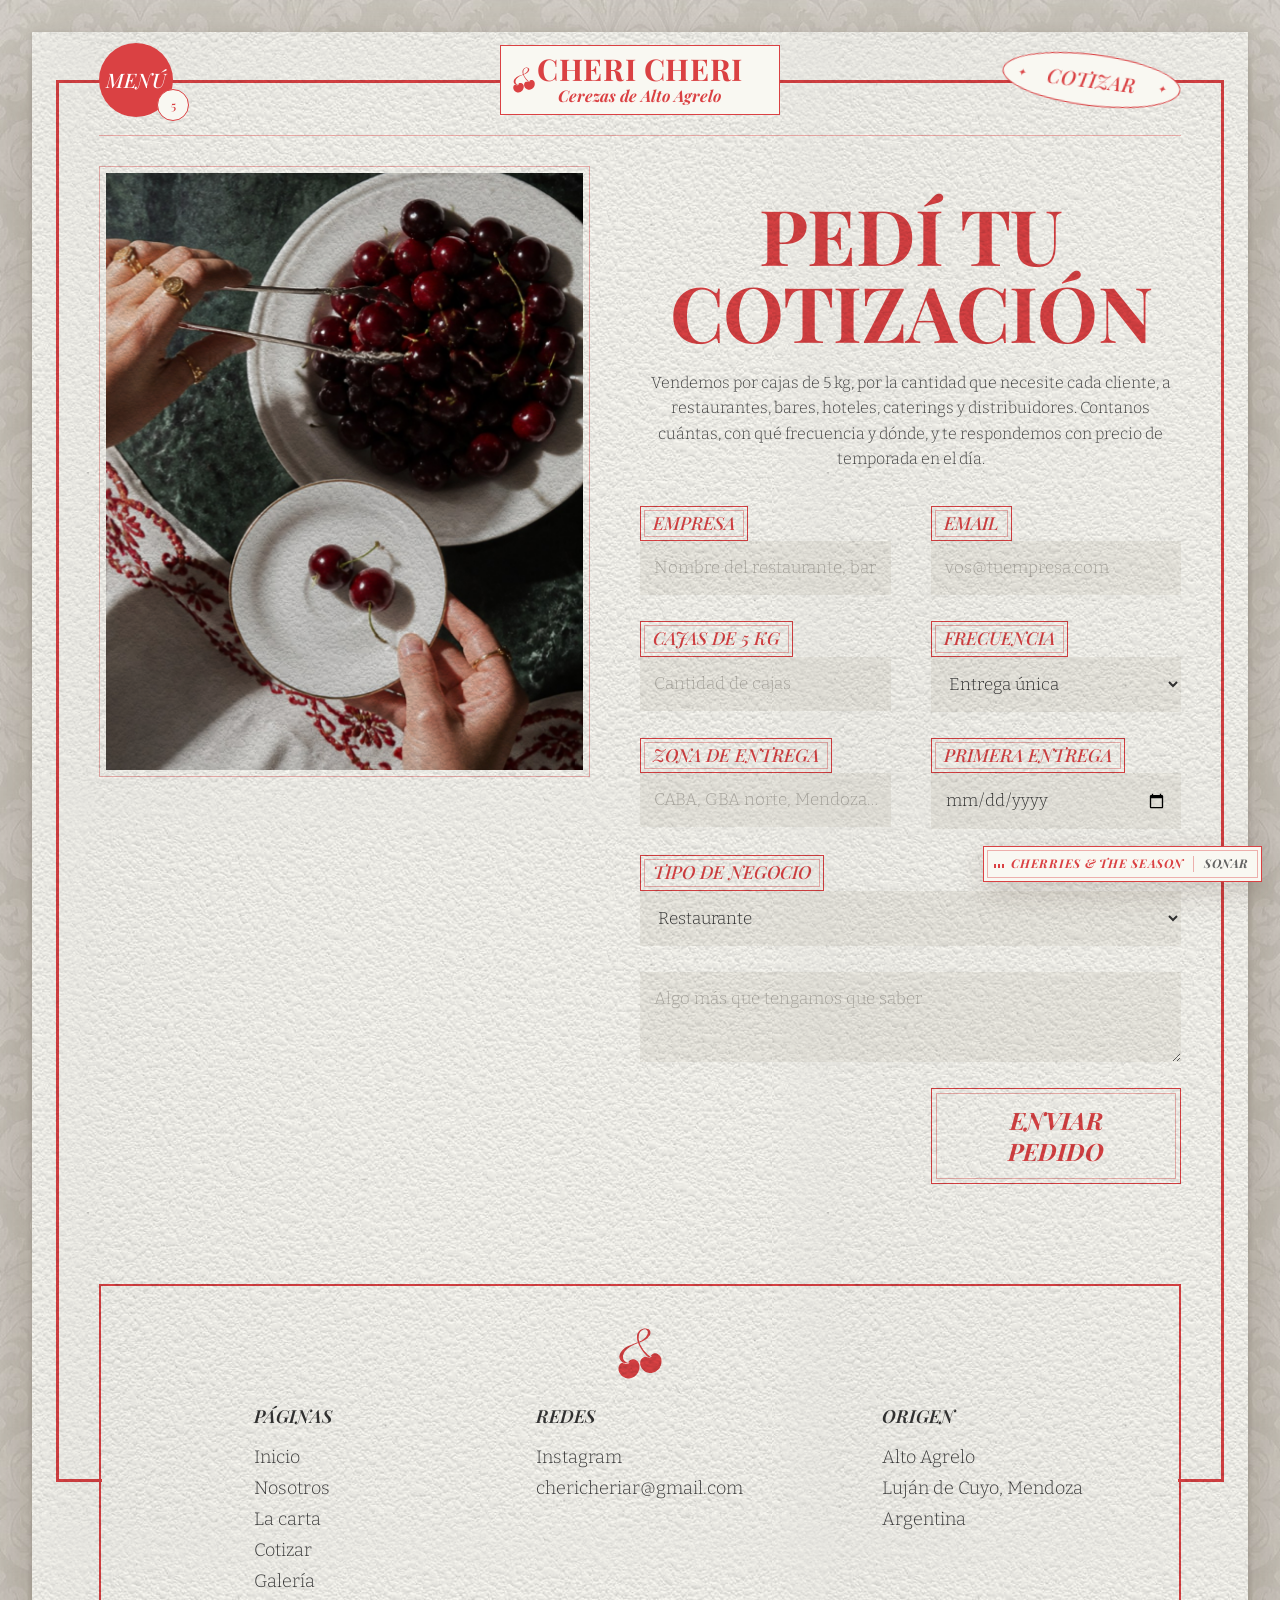
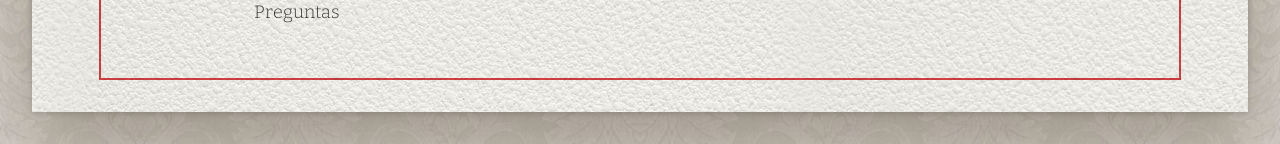
<file: cotizar.html>
<!doctype html>
<html lang="es">
<head>
<meta charset="utf-8">
<meta name="viewport" content="width=device-width, initial-scale=1">
<meta name="theme-color" content="#DA4143">
<!-- seo:start -->
<title data-en="Get a quote · Request a cherry quote by 5 kg boxes">Cotizar · Pedí tu cotización de cerezas por cajas de 5 kg</title>
<meta name="description" data-en="Request a Cheri Cheri cherry quote for your restaurant, bar, hotel, catering or distribution business. 5 kg boxes, any quantity, cold-chain delivery during the season." content="Pedí una cotización de cerezas Cheri Cheri para tu restaurante, bar, hotel, catering o distribuidora. Cajas de 5 kg, la cantidad que necesites, entrega en frío durante la temporada.">
<meta name="keywords" content="cotización cerezas, comprar cerezas por mayor, proveedor de cerezas restaurantes, cerezas mayorista Mendoza, cerezas mayorista Buenos Aires">
<meta name="robots" content="index,follow,max-image-preview:large,max-snippet:-1,max-video-preview:-1">
<meta name="author" content="Cheri Cheri">
<meta name="geo.region" content="AR-M"><meta name="geo.placename" content="Alto Agrelo, Luján de Cuyo, Mendoza">
<link rel="canonical" href="https://chericheri.ar/cotizar.html">
<link rel="alternate" hreflang="es" href="https://chericheri.ar/cotizar.html"><link rel="alternate" hreflang="en" href="https://chericheri.ar/cotizar.html?lang=en"><link rel="alternate" hreflang="x-default" href="https://chericheri.ar/cotizar.html">
<meta property="og:type" content="website"><meta property="og:site_name" content="Cheri Cheri"><meta property="og:locale" content="es_AR"><meta property="og:locale:alternate" content="en_US">
<meta property="og:url" content="https://chericheri.ar/cotizar.html"><meta property="og:title" content="Cotizar · Pedí tu cotización de cerezas por cajas de 5 kg"><meta property="og:description" content="Pedí una cotización de cerezas Cheri Cheri para tu restaurante, bar, hotel, catering o distribuidora. Cajas de 5 kg, la cantidad que necesites, entrega en frío durante la temporada.">
<meta property="og:image" content="https://chericheri.ar/img/og.jpg"><meta property="og:image:width" content="1200"><meta property="og:image:height" content="630"><meta property="og:image:alt" content="Cerezas Cheri Cheri de Alto Agrelo">
<meta name="twitter:card" content="summary_large_image"><meta name="twitter:title" content="Cotizar · Pedí tu cotización de cerezas por cajas de 5 kg"><meta name="twitter:description" content="Pedí una cotización de cerezas Cheri Cheri para tu restaurante, bar, hotel, catering o distribuidora. Cajas de 5 kg, la cantidad que necesites, entrega en frío durante la temporada."><meta name="twitter:image" content="https://chericheri.ar/img/og.jpg">
<link rel="icon" href="/favicon.ico" sizes="32x32"><link rel="icon" href="/icon.svg" type="image/svg+xml"><link rel="apple-touch-icon" href="/apple-touch-icon.png"><link rel="manifest" href="/site.webmanifest">
<link rel="sitemap" type="application/xml" href="/sitemap.xml">
<link rel="preconnect" href="https://fonts.googleapis.com"><link rel="preconnect" href="https://fonts.gstatic.com" crossorigin>
<link rel="alternate" type="text/plain" href="/llms.txt" title="llms.txt">
<script type="application/ld+json">{"@context":"https://schema.org","@graph":[{"@type":"Organization","@id":"https://chericheri.ar/#org","name":"Cheri Cheri","alternateName":"Cheri Cheri Cerezas","url":"https://chericheri.ar","logo":{"@type":"ImageObject","url":"https://chericheri.ar/img/logo.png"},"image":"https://chericheri.ar/img/og.jpg","slogan":"Cherries & the season","description":"Marca de cerezas premium de Alto Agrelo (Luján de Cuyo, Mendoza, Argentina). Venta mayorista en cajas de 5 kg y pallets a restaurantes, bares, hoteles, caterings y distribuidores, sólo en temporada.","email":"chericheriar@gmail.com","sameAs":["https://instagram.com/chericheri.ar"],"address":{"@type":"PostalAddress","addressLocality":"Alto Agrelo","addressRegion":"Mendoza","addressCountry":"AR"},"areaServed":{"@type":"Country","name":"Argentina"},"contactPoint":{"@type":"ContactPoint","contactType":"sales","email":"chericheriar@gmail.com","availableLanguage":["es","en"]},"knowsAbout":["cerezas","cherries","Royal Dawn","Brooks","Frisco","Santina","Bing","Lapins","venta mayorista de fruta","gastronomía"]},{"@type":"Organization","@id":"https://www.southerncrops.com.ar/#org","name":"Southern Crops by Río Alara","url":"https://www.southerncrops.com.ar/","description":"Productor y exportador argentino de cereza fresca, con fincas en Alto Agrelo (Mendoza) y Los Antiguos (Santa Cruz). Productor y aliado de Cheri Cheri."},{"@type":"WebSite","@id":"https://chericheri.ar/#site","url":"https://chericheri.ar","name":"Cheri Cheri","publisher":{"@id":"https://chericheri.ar/#org"},"inLanguage":["es","en"]},{"@type":"WebPage","@id":"https://chericheri.ar/cotizar.html","url":"https://chericheri.ar/cotizar.html","name":"Cotizar · Pedí tu cotización de cerezas por cajas de 5 kg","description":"Pedí una cotización de cerezas Cheri Cheri para tu restaurante, bar, hotel, catering o distribuidora. Cajas de 5 kg, la cantidad que necesites, entrega en frío durante la temporada.","isPartOf":{"@id":"https://chericheri.ar/#site"},"about":{"@id":"https://chericheri.ar/#org"},"inLanguage":"es","primaryImageOfPage":"https://chericheri.ar/img/og.jpg"},{"@type":"BreadcrumbList","itemListElement":[{"@type":"ListItem","position":1,"name":"Inicio","item":"https://chericheri.ar/"},{"@type":"ListItem","position":2,"name":"Cotizar","item":"https://chericheri.ar/cotizar.html"}]},{"@type":"ContactPage","@id":"https://chericheri.ar/cotizar.html#contact","url":"https://chericheri.ar/cotizar.html","name":"Pedí tu cotización","about":{"@id":"https://chericheri.ar/#org"}}]}</script>
<!-- seo:end -->

<link rel="preconnect" href="https://fonts.googleapis.com"><link rel="preconnect" href="https://fonts.gstatic.com" crossorigin>
<link href="https://fonts.googleapis.com/css2?family=Playfair+Display:ital,wght@0,400..900;1,400..900&family=Bitter:ital,wght@0,300..700;1,300..700&family=PT+Sans:ital,wght@0,400;0,700;1,400;1,700&display=swap" rel="stylesheet">
<style>
:root{--red:#DA4143;--paper:#F9F8F2;--paper2:#F7F4EC;--ink:#333;--dark:#1a1a1a;--rule:rgba(218,65,67,.4);--grey:#636363;
 --pf:'Playfair Display',Georgia,serif;--bt:'Bitter',Georgia,serif;--pt:'PT Sans',Arial,sans-serif}
*{box-sizing:border-box;margin:0;padding:0}
html{scroll-behavior:smooth}
body{font-family:var(--bt);font-size:18px;line-height:1.3;color:var(--ink);background:#D9D4C9 url(img/damasco.jpg) center top/1000px 1000px repeat;padding:18px;min-height:100vh}
img{display:block;max-width:100%}
a{color:inherit;text-decoration:none}
button{font:inherit;cursor:pointer;background:none;border:0;color:inherit}
h1,h2,h3{font-family:var(--pf);font-weight:700;color:var(--red);line-height:.95;text-transform:uppercase}
.lbl{font-family:var(--pt);font-style:italic;font-weight:700;text-transform:uppercase;letter-spacing:.04em;color:var(--red)}
.btn{display:inline-block;position:relative;font-family:var(--pt);font-style:italic;font-weight:700;text-transform:uppercase;font-size:20px;color:var(--red);padding:16px 36px;border:1px solid var(--red);transition:.25s}
.btn::after{content:"";position:absolute;inset:4px;border:1px solid var(--rule);pointer-events:none}
.btn:hover{background:var(--red);color:#fff}
.btn.w{color:#fff;border-color:#fff}.btn.w::after{border-color:rgba(255,255,255,.5)}.btn.w:hover{background:#fff;color:var(--red)}
.dc{float:left;background:var(--dark);color:#fff;font-family:var(--pf);font-weight:700;font-size:92px;line-height:1;width:1.05em;height:1.05em;display:flex;align-items:center;justify-content:center;margin:0 14px 2px 0}
p{font-weight:300}
.rule{border:0;border-top:1px solid var(--rule);margin:0}
:focus-visible{outline:2px solid var(--red);outline-offset:3px}

/* sheet */
.sheet{position:relative;max-width:1420px;margin:0 auto;overflow:hidden;box-shadow:0 30px 80px rgba(60,40,20,.35),0 2px 6px rgba(0,0,0,.15);padding:28px 48px 48px}
.sheet{background:var(--paper)}
.sheet::before{content:"";position:absolute;inset:0;background:url(img/paper.png) 0 0/740px 740px repeat;mix-blend-mode:multiply;pointer-events:none;z-index:5}
.sheet>*{position:relative;z-index:1}
@media (max-width:760px){body{padding:8px}.sheet{padding:18px 14px 28px;min-width:0;width:100%}.menu-h{font-size:13vw}.cols>div,.spec>div,.order>div{min-width:0;width:100%}.menu .btns{justify-content:flex-start}.book h2{font-size:15vw}}

/* header */
.top{display:grid;grid-template-columns:1fr auto 1fr;align-items:center;padding-bottom:18px;border-bottom:1px solid var(--rule)}
.menubtn{justify-self:start;position:relative;width:74px;height:74px;border-radius:50%;background:var(--red);color:#fff;font-family:var(--pt);font-weight:700;font-style:italic;text-transform:uppercase;font-size:14px;display:grid;place-items:center;line-height:1}
.menubtn i{position:absolute;right:-16px;bottom:-4px;width:32px;height:32px;border-radius:50%;background:var(--paper);border:1px solid var(--red);color:var(--red);font-style:normal;font-size:12px;display:grid;place-items:center}
.masthead{text-align:center;padding:8px 36px;border:1px solid var(--red);position:relative}
.masthead::after{content:"";position:absolute;inset:4px;border:1px solid var(--rule)}
.masthead b{display:block;font-family:var(--pf);font-weight:900;font-size:30px;letter-spacing:.06em;color:var(--red);line-height:1;text-transform:uppercase}
.masthead small{display:block;font-family:var(--pt);font-style:italic;font-size:14px;color:var(--red);margin-top:2px}
.cta-pill{justify-self:end;font-family:var(--pt);font-style:italic;font-weight:700;text-transform:uppercase;font-size:15px;color:var(--red);border:1px solid var(--red);border-radius:999px;padding:12px 40px;position:relative;letter-spacing:.06em}
.cta-pill::before,.cta-pill::after{content:"✦";position:absolute;top:50%;transform:translateY(-50%);font-size:10px}
.cta-pill::before{left:14px}.cta-pill::after{right:14px}
.cta-pill:hover{background:var(--red);color:#fff}
@media (max-width:760px){.top{grid-template-columns:auto 1fr auto;gap:10px}.masthead{padding:6px 14px}.masthead b{font-size:18px}.cta-pill{padding:10px 20px;font-size:12px}.cta-pill::before,.cta-pill::after{display:none}.menubtn{width:56px;height:56px;font-size:11px}}

/* hero */
.hero{position:relative;padding-top:10px}
.ticker{overflow:hidden;white-space:nowrap;border-bottom:1px solid var(--rule);width:100%}
.ticker .track{display:inline-flex;align-items:center;gap:60px;animation:tick 30s linear infinite;will-change:transform}
.ticker h1{font-size:clamp(84px,15vw,236px);letter-spacing:-.01em;line-height:1;padding:8px 0 0;display:inline-flex;align-items:center;gap:60px}
.ticker .ico{width:clamp(40px,4vw,56px);height:clamp(40px,4vw,56px);flex:none;color:var(--red)}
@keyframes tick{to{transform:translateX(-50%)}}
.stamp{position:absolute;right:0;top:150px;width:clamp(120px,15vw,230px);height:auto;transform:rotate(-12deg);z-index:3;pointer-events:none}
.award{text-align:right;font-family:var(--pt);font-style:italic;color:var(--red);font-size:16px;padding:8px 0 10px}
.herofig{position:relative;border:1px solid var(--rule);padding:0;margin:0}
.herofig img{width:100%;aspect-ratio:1380/1039;object-fit:cover}
.herofig .quote{position:absolute;left:40px;bottom:40px;max-width:430px;background:var(--dark);color:#fff;padding:26px 28px;font-size:20px;line-height:1.45;font-weight:400}
@media (max-width:760px){.herofig .quote{position:static;max-width:none;font-size:16px;padding:18px}.stamp{top:40px;width:90px}.ticker h1{gap:24px}}

/* generic two-col */
.cols{display:grid;grid-template-columns:minmax(0,1.6fr) minmax(0,1fr);gap:0}
.cols>div{padding:40px 0 40px 0}.cols>div:first-child{padding-right:40px}.cols>div+div{padding-left:40px}
.cols>div+div{border-left:1px solid var(--rule)}
@media (max-width:900px){.cols{grid-template-columns:1fr}.cols>div{padding:30px 0}.cols>div+div{border-left:0;border-top:1px solid var(--rule)}}

/* menu block */
.menu-h{font-size:clamp(56px,8.6vw,140px);margin:0 0 30px;letter-spacing:-.02em;line-height:.9}
.ill{display:block;margin:0 auto;mix-blend-mode:multiply}
.menu .ill{width:min(78%,560px)}
.menu p{margin-top:28px;max-width:62ch;line-height:1.6}
.menu .btns{text-align:right;margin-top:36px;display:flex;justify-content:flex-end;gap:14px;flex-wrap:wrap}
.reserve{text-align:center}
.redbox{background:var(--red);color:#fff;padding:22px 24px 26px;text-align:left}
.redbox .lbl{color:#fff;display:flex;align-items:center;gap:16px;font-size:18px}
.redbox .lbl::after{content:"";flex:1;height:1px;background:rgba(255,255,255,.7)}
.redbox h2{color:#fff;font-size:clamp(44px,5.4vw,76px);margin-top:8px}
.reserve .ill{width:min(70%,330px);margin:30px auto 20px}
.reserve .info{display:flex;flex-direction:column;gap:22px;font-size:20px;line-height:1.4}
.reserve .info b{display:block;font-family:var(--bt);font-weight:500;text-transform:uppercase;color:var(--dark);letter-spacing:.04em;margin-bottom:8px}
.reserve .info a{color:var(--grey);font-size:18px}

/* who */
.who{margin-top:28px;padding-top:28px;border-top:1px solid var(--rule);display:grid;grid-template-columns:minmax(0,1fr) minmax(0,1fr);gap:48px}
.who .text .redbox{padding:30px 24px 10px}
.who .text .redbox h2{font-size:clamp(48px,6.4vw,104px);line-height:.9}
.who .text p{margin-top:28px;line-height:1.6;font-size:19px}
.who .text .btns{text-align:right;margin-top:40px}
.who figure{border:1px solid var(--rule);padding:6px;align-self:stretch}
.who figure img{width:100%;height:100%;object-fit:cover}
@media (max-width:900px){.who{grid-template-columns:1fr}}

/* special section (bellini) */
.spec{margin-top:28px;padding-top:28px;border-top:1px solid var(--rule);display:grid;grid-template-columns:minmax(0,1.9fr) minmax(0,1fr);gap:0}
.spec .left{padding-right:36px;border-right:1px solid var(--rule)}
.spec .left h2{font-size:clamp(56px,8.6vw,140px);line-height:.9;position:relative;margin:0}
.spec .left h2{display:grid;grid-template-columns:auto 1fr;align-items:end;gap:30px}.spec .left h2 .ill{position:static;width:clamp(90px,12vw,200px);margin:0 0 0 auto;mix-blend-mode:multiply;transform:none;justify-self:end}
.spec .grid{display:grid;grid-template-columns:1.4fr 1fr;gap:28px;margin-top:40px}
.spec .grid figure{border:1px solid var(--rule);padding:6px}
.spec .grid figure img{width:100%;aspect-ratio:4/5;object-fit:cover}
.spec .card{border:1px solid var(--red);padding:6px}
.spec .card>div{border:1px solid var(--rule);height:100%;padding:40px 24px;text-align:center;font-size:17px;line-height:1.6;display:flex;flex-direction:column;gap:30px;align-items:center;justify-content:center}
.spec .card b{display:block;font-family:var(--pt);font-style:italic;font-weight:700;text-transform:uppercase;color:var(--dark);margin-bottom:4px}
.spec .right{padding-left:36px;text-align:center}
.spec .right h3{font-family:var(--pf);font-style:italic;font-size:clamp(34px,3.4vw,46px);line-height:1;color:var(--red);text-transform:none;margin:0 0 50px}
.spec .right .item{margin-top:40px}
.spec .right .item b{display:block;font-family:var(--pt);font-weight:700;font-style:italic;text-transform:uppercase;color:var(--dark);font-size:15px;letter-spacing:.06em}
.spec .right .item .ill{width:min(70%,220px);margin:18px auto}
.spec .right .item p{font-size:15px;line-height:1.5;max-width:30ch;margin:0 auto}
.spec .right hr{width:90px;margin:36px auto 0}
@media (max-width:900px){.spec{grid-template-columns:1fr}.spec .left{padding:0;border:0}.spec .right{padding:30px 0 0;border-top:1px solid var(--rule);margin-top:30px}.spec .grid{grid-template-columns:1fr}}

/* order / formats */
.order{margin-top:28px;padding-top:28px;border-top:1px solid var(--rule);display:grid;grid-template-columns:minmax(0,1.9fr) minmax(0,1fr);gap:0}
.order .left{padding-right:36px;border-right:1px solid var(--rule)}
.order .head{display:block}
.order .head h2{font-size:clamp(56px,8.6vw,140px);line-height:.9;margin:0}
.order .head .blurb{font-size:17px;line-height:1.6;max-width:62ch;margin-top:28px}
.order .head .blurb .dc{font-size:78px}
.prods{display:grid;grid-template-columns:repeat(3,1fr);gap:24px;margin-top:44px}
.prod figure{background:#F1EFE8;aspect-ratio:1;display:grid;place-items:center;padding:12px}
.prod .ill{width:70%;margin:0}
.prod b{display:block;margin-top:14px;font-family:var(--pf);font-weight:700;color:var(--red);font-size:17px}
.prod span{display:block;font-size:14px;color:var(--grey);margin-top:2px}
.order .btns{text-align:right;margin-top:40px}
.order .right{padding-left:36px;text-align:center}
.order .right h3{font-family:var(--pf);font-style:italic;font-size:clamp(34px,3.4vw,46px);line-height:1;color:var(--red);text-transform:none;margin:0 0 28px}
.note{background:var(--red);color:#fff;padding:40px 28px;text-align:center;font-size:17px;line-height:1.55}
.note .hi{font-family:var(--pf);font-style:italic;font-size:30px;display:block;margin-bottom:22px}
.note .sig{font-family:var(--pf);font-style:italic;font-size:30px;display:block;margin-top:26px}
.order .right figure{margin-top:0}
.order .right figure img{width:100%;aspect-ratio:3/4;object-fit:cover}
@media (max-width:900px){.order{grid-template-columns:1fr}.order .left{padding:0;border:0}.order .right{padding:30px 0 0;margin-top:30px;border-top:1px solid var(--rule)}.order .head{grid-template-columns:1fr}.prods{grid-template-columns:repeat(3,1fr);gap:10px}.prod b{font-size:14px}}

/* book */
.book{margin-top:48px;padding-top:40px;border-top:3px dashed var(--rule);position:relative}
.book .stamp2{position:absolute;right:20px;top:30px;width:clamp(110px,14vw,210px);transform:rotate(14deg);pointer-events:none}
.book h2{font-size:clamp(56px,8.6vw,140px);line-height:.9;margin:0}
.book .grid{display:grid;grid-template-columns:minmax(0,1fr) minmax(0,1.4fr);gap:60px;margin-top:40px}
.book .grid p{font-size:17px;line-height:1.6}
.book .grid p .dc{font-size:78px}
.form{display:grid;grid-template-columns:1fr 1fr;gap:26px 40px}
.form label{display:block}
.form .tag{display:inline-block;font-family:var(--pt);font-style:italic;font-weight:700;text-transform:uppercase;font-size:15px;color:var(--red);border:1px solid var(--red);padding:5px 12px;position:relative;margin-bottom:0}
.form .tag::after{content:"";position:absolute;inset:3px;border:1px solid var(--rule)}
.form input,.form select,.form textarea{display:block;width:100%;margin-top:0;background:#EEECE4;border:0;padding:16px 14px;font:inherit;font-size:17px;color:var(--ink);font-weight:300}
.form input::placeholder,.form textarea::placeholder{color:#b1aea6}
.form textarea{grid-column:1/-1;min-height:90px;resize:vertical}
.form .full{grid-column:1/-1}
.form .submit{display:flex;align-items:flex-end;justify-content:flex-end}
.form .submit .btn{width:100%;text-align:center}
#done{display:none;padding:30px 0;font-size:20px;line-height:1.5}#done.show{display:block}
@media (max-width:900px){.book .grid{grid-template-columns:1fr;gap:30px}.form{grid-template-columns:1fr;gap:16px}}

/* footer */
footer{margin-top:60px;border:2px solid var(--red);position:relative;padding:50px 40px}
footer::before{content:"";position:absolute;left:-40px;right:-40px;top:-40px;bottom:40px;border-bottom:1px solid var(--red);border-left:1px solid var(--red);border-right:1px solid var(--red);pointer-events:none;z-index:-1}
footer .g{display:grid;grid-template-columns:repeat(3,1fr);gap:30px;max-width:980px;margin:0 auto}
footer b{display:block;font-family:var(--pt);font-style:italic;font-weight:700;text-transform:uppercase;color:var(--dark);margin-bottom:14px;font-size:15px}
footer a,footer span{display:block;color:var(--grey);font-size:17px;line-height:1.9}
@media (max-width:760px){footer{padding:30px 20px}footer::before{display:none}footer .g{grid-template-columns:1fr;gap:20px}}

.rv{opacity:0;transform:translateY(24px);transition:opacity .8s ease,transform .8s ease}
.rv.in{opacity:1;transform:none}
@media (prefers-reduced-motion:reduce){.rv{opacity:1;transform:none}.ticker .track{animation:none}}

.zoomf{overflow:hidden}.zoomf img{transition:transform 1.4s cubic-bezier(.2,.7,.2,1)}.zoomf:hover img{transform:scale(1.04)}
.herofig{overflow:hidden}.herofig img{will-change:transform;transform:scale(1.06)}
/* Da Maria menu */
.page{transition:transform .9s cubic-bezier(.65,0,.2,1);transform-origin:50% 0}
body.menu .page{transform:translateX(40vw) translateY(60px) rotate(8deg) scale(1.05)}
body.menu{overflow:hidden}
nav.main{display:block;background:#F6F3EC url(img/paper.png) 0 0/740px;background-blend-mode:multiply;position:fixed;left:40px;top:40px;width:min(440px,calc(100vw - 80px));height:calc(100vh - 80px);z-index:90;box-shadow:0 30px 70px rgba(60,40,20,.3);padding:42px 46px;transform:translateX(-120%);transition:transform .9s cubic-bezier(.65,0,.2,1);visibility:hidden}
nav.main::before{content:"";position:absolute;left:30px;right:30px;top:24px;height:1px;background:var(--red)}
nav.main::after{content:"";position:absolute;left:30px;right:30px;bottom:24px;height:1px;background:var(--red)}
body.menu nav.main{transform:none;visibility:visible}
nav.main .hd{display:flex;justify-content:space-between;align-items:center;font-family:var(--pt);font-style:italic;font-weight:700;font-size:13px;color:var(--ink);letter-spacing:.06em;margin-bottom:38px}
nav.main .x{width:20px;height:20px;background:var(--red);color:#fff;font-size:13px;display:grid;place-items:center;font-style:normal;font-weight:400}
nav.main a{display:block;font-family:var(--pf);font-weight:700;text-transform:uppercase;font-size:clamp(26px,2.4vw,34px);color:var(--ink);line-height:1.5;opacity:0;transform:translateX(-14px);transition:opacity .5s,transform .6s cubic-bezier(.2,.7,.2,1),color .25s}
nav.main a:hover,nav.main a.cur{color:var(--red)}
body.menu nav.main a{opacity:1;transform:none}
body.menu nav.main a:nth-child(2){transition-delay:.25s}body.menu nav.main a:nth-child(3){transition-delay:.32s}body.menu nav.main a:nth-child(4){transition-delay:.39s}body.menu nav.main a:nth-child(5){transition-delay:.46s}body.menu nav.main a:nth-child(6){transition-delay:.53s}body.menu nav.main a:nth-child(7){transition-delay:.6s}
nav.main .btn{margin-top:40px;font-size:14px;padding:12px 24px;opacity:0;transition:opacity .5s .7s}
body.menu nav.main .btn{opacity:1}
#veil{position:fixed;inset:0;z-index:80;background:rgba(40,30,20,.15);opacity:0;pointer-events:none;transition:opacity .6s}
body.menu #veil{opacity:1;pointer-events:auto}
@media (max-width:760px){nav.main{left:12px;top:12px;width:calc(100vw - 24px);height:calc(100vh - 24px);padding:30px 26px}body.menu .page{transform:translateX(30vw) scale(1.08)}}
@media (prefers-reduced-motion:reduce){.page,nav.main,nav.main a{transition:none!important}} .top{position:relative} .lang{position:absolute;right:0;top:calc(100% + 10px);z-index:20;display:flex;gap:6px;align-items:center;font-family:var(--pt);font-style:italic;font-weight:700;font-size:12px;letter-spacing:.1em;color:var(--grey)} .lang button{color:var(--grey);padding:4px 2px;min-height:0} .lang button.on{color:var(--red);text-decoration:underline;text-underline-offset:4px} @media (max-width:760px){.lang{top:calc(100% + 6px)}}  /* headings — Da Maria spec */ h1,h2{letter-spacing:-.012em;line-height:1!important} .redbox{padding:24px 16px!important} .redbox .lbl{font-family:var(--bt)!important;font-style:normal!important;font-weight:400!important;text-transform:none!important;letter-spacing:0!important;font-size:18px!important;color:#fff;display:block!important;margin-bottom:6px} .redbox .lbl::after{display:none!important} .redbox h2{font-size:clamp(44px,9.2vw,208px)!important;line-height:1!important;letter-spacing:-.01em!important;margin:0!important;overflow-wrap:normal} .side .redbox h2,.reserve .redbox h2,.order .right .redbox h2{font-size:clamp(40px,5.2vw,112px)!important} .who .text .redbox h2,.philo .redbox h2{font-size:clamp(48px,7.6vw,160px)!important} .eyebrow{font-family:var(--bt)!important;font-style:normal!important;font-weight:400!important;text-transform:none!important;letter-spacing:0!important;font-size:18px!important;color:var(--red)} .ph1 h1{letter-spacing:-.013em} /* per-letter reveal */ .rvl .w{display:inline-block;white-space:nowrap} .rvl .l{display:inline-block;opacity:0;transform:translateX(12px);transition:opacity .45s ease,transform .45s ease} .rvl.on .l{opacity:1;transform:none} @media (prefers-reduced-motion:reduce){.rvl .l{opacity:1;transform:none;transition:none}}   .top{position:relative} .lang{position:absolute;right:0;top:calc(100% + 10px);z-index:20;display:flex;gap:6px;align-items:center;font-family:var(--pt);font-style:italic;font-weight:700;font-size:12px;letter-spacing:.1em;color:var(--grey)} .lang button{color:var(--grey);padding:4px 2px;min-height:0} .lang button.on{color:var(--red);text-decoration:underline;text-underline-offset:4px} @media (max-width:760px){.lang{top:calc(100% + 6px)}} /* seo-fix */ header.top{z-index:30}/*feat-css*/
img{max-width:100%;height:auto}
.mk{display:block;width:22px;height:26px;color:var(--red);margin:0 auto 4px}
.masthead .mk{position:absolute;left:12px;top:50%;transform:translateY(-50%)}
.orn{display:flex;align-items:center;gap:18px;margin:14px 0 26px;color:var(--red)}
.orn::before,.orn::after{content:"";flex:1;height:1px;background:var(--rule)}
.orn svg{width:30px;height:35px;flex:none}
.fmark{display:flex;justify-content:center;margin:-8px 0 26px}.fmark svg{width:44px;height:51px;color:var(--red)}
.prod{font-size:15px;color:#555;margin-top:-6px}.prod a{color:var(--red)}
/* Southern Crops block */
.scb{border:1px solid var(--red);padding:6px;margin:40px 0 0}.scb>div{border:1px solid var(--rule);padding:38px 36px;display:grid;grid-template-columns:1.1fr 1fr;gap:40px;align-items:start}
.scb h2{font-size:clamp(44px,6vw,84px)!important;line-height:.92!important;margin:4px 0 16px!important}
.scb p{font-size:16px;line-height:1.6;color:#444;max-width:52ch}
.scb .certs{display:grid;gap:0;border-top:1px solid var(--rule)}
.scb .certs div{display:grid;grid-template-columns:1fr auto;gap:12px;padding:12px 0;border-bottom:1px solid var(--rule)}
.scb .certs b{font-family:var(--pf);font-weight:400;color:var(--red);font-size:18px}.scb .certs span{font-family:var(--pt);font-style:italic;color:var(--grey);font-size:13px;text-align:right}
.scb .btns{margin-top:22px}
@media(max-width:800px){.scb>div{grid-template-columns:1fr;padding:26px 20px}}
/* Q&A */
.faq{max-width:900px;margin:0 auto;padding:10px 0 40px}
.faq .intro{font-size:19px;line-height:1.55;color:#444;margin:26px auto 10px}
.faq h2.sec{margin:46px 0 6px}
.qa{border-bottom:1px solid var(--rule)}
.qa summary{list-style:none;cursor:pointer;display:grid;grid-template-columns:1fr auto;gap:18px;align-items:baseline;padding:18px 0;font-family:var(--pf);font-weight:400;color:var(--red);font-size:22px;line-height:1.2}
.qa summary::-webkit-details-marker{display:none}
.qa summary i{font-family:var(--pt);font-style:italic;font-size:13px;color:var(--grey);letter-spacing:.06em;text-transform:uppercase;white-space:nowrap}
.qa summary i::after{content:"+";display:inline-block;margin-left:8px;font-style:normal;color:var(--red);transition:transform .3s}
.qa[open] summary i::after{transform:rotate(45deg)}
.qa .a{padding:0 0 22px;max-width:62ch}
.qa .a p{font-size:16px;line-height:1.65;color:#444;margin:0}
.qa .a a{display:inline-block;margin-top:12px;font-family:var(--pt);font-style:italic;font-weight:700;text-transform:uppercase;font-size:13px;letter-spacing:.06em;color:var(--red);border-bottom:1px solid var(--rule)}
.faq .toc{display:flex;flex-wrap:wrap;justify-content:center;gap:10px 26px;margin:22px 0 0;font-family:var(--pt);font-style:italic;font-weight:700;text-transform:uppercase;font-size:13px;letter-spacing:.06em}
.faq .toc a{color:var(--red);border-bottom:1px solid var(--rule)}
@media(max-width:700px){.qa summary{font-size:19px;grid-template-columns:1fr auto}.faq h2.sec{font-size:22px!important;letter-spacing:.04em!important;gap:10px}.masthead .mk{display:none}}
/* refit headings once fonts are really in (dm.js listens to resize) */
[600,1500,3000].forEach(t=>setTimeout(()=>dispatchEvent(new Event('resize')),t));
/* reveal safety: tall blocks reveal as soon as they touch the viewport; fallback if observers never fire */
const SAFE=()=>{document.querySelectorAll('.rv:not(.in)').forEach(el=>{const r=el.getBoundingClientRect();if(r.top<innerHeight*0.92&&r.bottom>0)el.classList.add('in')});document.querySelectorAll('.rvl:not(.on)').forEach(el=>{const r=el.getBoundingClientRect();if(r.top<innerHeight*0.95&&r.bottom>0)el.classList.add('on')})};
let sT;addEventListener('scroll',()=>{clearTimeout(sT);sT=setTimeout(SAFE,80)},{passive:true});addEventListener('load',()=>{SAFE();setTimeout(SAFE,600)});setTimeout(SAFE,300);
setTimeout(()=>{document.querySelectorAll('.rv:not(.in)').forEach(el=>{if(el.getBoundingClientRect().top<innerHeight)el.classList.add('in')})},2500);
/* staggered reveal */
.sg>*{opacity:0;transform:translateY(14px);transition:opacity .7s ease,transform .7s ease}
.sg.in>*{opacity:1;transform:none}
/* parallax */
.pxw{display:block;overflow:hidden;height:100%}.pxw>img{will-change:transform;transform:scale(1.12)}
/* magnetic */
.mag{will-change:transform;transition:transform .35s cubic-bezier(.2,.7,.2,1)}
/* music */
.music{position:fixed;right:18px;bottom:18px;z-index:60;font-family:var(--pt);font-style:italic;font-weight:700;text-transform:uppercase;font-size:12px;letter-spacing:.06em;color:var(--red)}
.music .pill{display:flex;align-items:center;gap:10px;background:var(--paper);border:1px solid var(--red);padding:9px 12px 9px 10px;position:relative;box-shadow:0 10px 30px rgba(60,40,20,.18)}
.music .pill::after{content:"";position:absolute;inset:3px;border:1px solid var(--rule);pointer-events:none}
.music button{all:unset;cursor:pointer;color:inherit;font:inherit;letter-spacing:inherit;text-transform:inherit}
.music .eq{display:inline-flex;align-items:flex-end;gap:2px;height:12px;width:14px}
.music .eq i{display:block;width:2px;height:4px;background:var(--red);transition:height .3s}
.music.on .eq i{animation:eq 1s ease-in-out infinite}.music.on .eq i:nth-child(2){animation-delay:.2s}.music.on .eq i:nth-child(3){animation-delay:.45s}
@keyframes eq{0%,100%{height:4px}50%{height:12px}}
.music .mute{padding-left:10px;border-left:1px solid var(--rule);color:var(--grey)}
.music .panel{position:absolute;right:0;bottom:calc(100% + 10px);width:320px;background:var(--paper);border:1px solid var(--red);padding:6px;visibility:hidden;opacity:0;transform:translateY(6px);transition:.3s}
.music.open .panel{visibility:visible;opacity:1;transform:none}
.music .panel>div{border:1px solid var(--rule);padding:14px}
.music .panel b{display:block;font-family:var(--pf);font-weight:400;font-style:normal;text-transform:none;letter-spacing:0;font-size:20px;line-height:1.1;color:var(--red)}
.music .panel small{display:block;font-family:var(--bt);font-style:normal;font-weight:300;text-transform:none;letter-spacing:0;font-size:13px;color:var(--grey);margin:4px 0 12px}
.music .panel .emb{min-height:80px;margin-bottom:10px}.music .panel .emb iframe{display:block;border:0;border-radius:12px}
.music .panel .row{display:flex;justify-content:space-between;align-items:center;gap:12px}.music .panel a{color:var(--red);border-bottom:1px solid var(--rule)}
.music .panel .mnote{font-family:var(--bt);font-style:normal;font-weight:300;text-transform:none;letter-spacing:0;font-size:12px;color:var(--grey);margin:10px 0 0}
@media(max-width:700px){.music{right:12px;bottom:12px}.music .panel{width:min(320px,calc(100vw - 24px))}.music .lab{display:none}}
@media(prefers-reduced-motion:reduce){.sg>*{opacity:1;transform:none}.pxw>img{transform:none}.mag{transition:none}}
/* mobile fixes */
@media(max-width:767px){
 .ticker .track{animation:tick 22s linear infinite!important}
 .prods{grid-template-columns:1fr!important;gap:14px!important;margin-top:28px!important}
 .prod{display:grid;grid-template-columns:84px 1fr;grid-template-rows:auto auto;column-gap:16px;align-items:center;text-align:left;margin-top:0!important}
 .prod figure{grid-row:1/3;aspect-ratio:1;padding:8px!important}
 .prod b{align-self:end}.prod span{align-self:start}
 .feat{grid-template-columns:1fr!important;text-align:center!important;gap:12px!important}
 .feat .ill{width:60%!important;margin:0 auto!important}
 .sec{font-size:20px!important;letter-spacing:.02em!important;gap:8px!important;line-height:1.15!important;flex-wrap:wrap!important;row-gap:2px!important}
 .sec::before,.sec::after{display:none}
 .orn svg{width:24px;height:28px}
 .scb .btns .btn{display:block;margin:0 0 10px;text-align:center}
 .music .pill{padding:8px 10px}
 html,body{overflow-x:hidden;-webkit-text-size-adjust:100%}
 .sheet::before{display:none}
 .sheet,.ph1 .rules h1,.gal figure,.facts hr::after{background:#F9F8F2 url(img/paper.png) 0 0/560px 560px repeat!important;background-blend-mode:multiply}
 .ph1 .rules::before{display:none}
 .page,.sheet{margin-left:auto;margin-right:auto}
 .ph1 h1,.ph1 p{text-align:center}
 .rv{transform:translateY(12px)}
 h1,h2{overflow-wrap:anywhere}
 .stamp2{display:none!important}
 .cols .menu,.cols .reserve,.cols>div{padding-left:0!important;padding-right:0!important}
 .cols .reserve{text-align:center}
 .btn,.cta-pill{padding:12px 16px!important;font-size:13px!important;white-space:normal;text-align:center}
 .btns{display:flex;flex-direction:column;gap:10px}.btns .btn{display:block}
 a[href^='mailto:']{overflow-wrap:anywhere}
 .sheet{padding-left:20px!important;padding-right:20px!important}
 .menu-h{font-size:min(11vw,180px)!important}
}
/*feat-css-end*/</style>
<style>
/* headings — Da Maria spec */
h1,h2{letter-spacing:-.012em;line-height:1!important}
.redbox{padding:24px 16px!important}
.redbox .lbl{font-family:var(--bt)!important;font-style:normal!important;font-weight:400!important;text-transform:none!important;letter-spacing:0!important;font-size:18px!important;color:#fff;display:block!important;margin-bottom:6px}
.redbox .lbl::after{display:none!important}
.redbox h2{font-size:clamp(44px,9.2vw,208px)!important;line-height:1!important;letter-spacing:-.01em!important;margin:0!important;overflow-wrap:normal}
.side .redbox h2,.reserve .redbox h2,.order .right .redbox h2{font-size:clamp(40px,5.2vw,112px)!important}
.who .text .redbox h2,.philo .redbox h2{font-size:clamp(48px,7.6vw,160px)!important}
.eyebrow{font-family:var(--bt)!important;font-style:normal!important;font-weight:400!important;text-transform:none!important;letter-spacing:0!important;font-size:18px!important;color:var(--red)}
.ph1 h1{letter-spacing:-.013em}
/* per-letter reveal */
.rvl .w{display:inline-block;white-space:nowrap}
.rvl .l{display:inline-block;opacity:0;transform:translateX(12px);transition:opacity .45s ease,transform .45s ease}
.rvl.on .l{opacity:1;transform:none}
@media (prefers-reduced-motion:reduce){.rvl .l{opacity:1;transform:none;transition:none}}

.top{position:relative}
.lang{position:absolute;right:0;top:calc(100% + 10px);z-index:20;display:flex;gap:6px;align-items:center;font-family:var(--pt);font-style:italic;font-weight:700;font-size:12px;letter-spacing:.1em;color:var(--grey)}
.lang button{color:var(--grey);padding:4px 2px;min-height:0}
.lang button.on{color:var(--red);text-decoration:underline;text-underline-offset:4px}
@media (max-width:760px){.lang{top:calc(100% + 6px)}}

/* subpages */
.ph1{text-align:center;padding:30px 0 10px}
.ph1 h1{font-size:clamp(84px,15vw,236px);line-height:.9;letter-spacing:-.01em;display:inline-block;position:relative;padding:0 .2em}
.ph1 .rules{position:relative;margin:-.5em 0 0}
.ph1 .rules::before{content:"";position:absolute;left:0;right:0;top:50%;height:1px;background:var(--rule);z-index:0}
.ph1 .rules h1{background:var(--paper);position:relative;z-index:1}
.ph1 p{font-family:var(--pt);font-style:italic;color:var(--grey);font-size:17px;margin-top:22px}
.eyebrow{font-family:var(--pt);font-style:italic;font-weight:700;text-transform:uppercase;font-size:14px;letter-spacing:.06em;color:var(--red)}
/* carta */
.carta{display:grid;grid-template-columns:minmax(0,1.15fr) minmax(0,1fr);gap:0;margin-top:40px}
.carta>div{padding:0 40px}
.carta>div:first-child{padding-left:0;border-right:1px solid var(--rule)}
.carta>div:last-child{padding-right:0}
.sec{font-family:var(--pf);font-style:italic;font-weight:700;text-transform:uppercase;color:var(--red);font-size:clamp(30px,2.8vw,40px);text-align:center;margin:30px 0 26px;display:flex;align-items:center;justify-content:center;gap:22px}
.sec::before,.sec::after{content:"◆";font-size:12px;font-style:normal}
.item{display:grid;grid-template-columns:1fr auto;gap:8px 24px;padding:14px 0}
.item b{font-family:var(--pf);font-weight:400;color:var(--red);font-size:19px}
.item .pr{font-family:var(--pt);font-style:italic;color:var(--grey);font-size:14px;text-align:right;white-space:nowrap;padding-top:4px}
.item p{grid-column:1/-1;font-size:14px;line-height:1.5;color:#555;max-width:48ch}
.box{border:1px solid var(--red);padding:6px;margin:30px 0}
.box>div{border:1px solid var(--rule);padding:34px 30px;text-align:center}
.box .sec{margin-top:0}
.box .item{text-align:left}
.box .ill{width:min(60%,260px);margin:20px auto 0;mix-blend-mode:multiply}
.feat{display:grid;grid-template-columns:200px 1fr;gap:26px;align-items:center;text-align:left}
.feat .ill{width:100%;margin:0;mix-blend-mode:multiply}
.boxred{border:1px solid var(--red);padding:6px;margin:30px 0;background:#F3EFE6}
.boxred>div{border:1px solid var(--rule);padding:34px 30px;text-align:center}
.boxred h3{font-family:var(--pf);font-style:italic;font-weight:700;text-transform:uppercase;color:var(--red);font-size:clamp(30px,2.8vw,40px);margin-bottom:16px}
.boxred hr{width:90px;margin:0 auto 24px;border:0;border-top:1px solid var(--rule)}
.boxred .w{margin:22px 0}
.boxred .w b{display:block;font-family:var(--pf);color:var(--red);font-size:19px;font-weight:400}
.boxred .w p{font-size:14px;color:#555;line-height:1.5;max-width:40ch;margin:4px auto 0}
.boxred .w small{display:block;font-family:var(--pt);font-style:italic;color:var(--grey);font-size:13px;margin-top:6px}
.dots{border:0;border-top:4px dotted var(--rule);margin:50px 0 40px}
@media (max-width:900px){.carta{grid-template-columns:1fr}.carta>div{padding:0!important;border:0!important}.feat{grid-template-columns:120px 1fr}}
/* nosotros */
.heroimg{position:relative;border:1px solid var(--rule)}
.heroimg img{width:100%;aspect-ratio:16/9;object-fit:cover}
.twocol{display:grid;grid-template-columns:1fr 1fr;gap:40px;padding:34px 0 0;font-size:16px;line-height:1.65;color:#444}
.who2{display:grid;grid-template-columns:minmax(0,1.55fr) minmax(0,1fr);gap:0;margin-top:40px;padding-top:40px;border-top:1px solid var(--rule)}
.who2>div:first-child{padding-right:40px;border-right:1px solid var(--rule)}
.who2>div:last-child{padding-left:40px}
.who2 h2{font-size:clamp(64px,10vw,150px);line-height:.9;margin:10px 0 24px}
.who2 .intro{font-size:17px;line-height:1.6;color:#444;max-width:60ch;margin:0 0 34px}
.team{display:grid;grid-template-columns:1fr 1fr;gap:26px}
.team figure{border:1px solid var(--rule);padding:6px}
.team img{width:100%;aspect-ratio:4/5;object-fit:cover}
.team figcaption{padding:14px 4px 4px;font-family:var(--bt)}
.team figcaption b{display:block;font-family:var(--pf);color:var(--red);font-size:20px}
.team figcaption span{font-size:14px;color:#555;line-height:1.55;display:block;margin-top:4px}
.side .redbox h2{font-size:clamp(48px,6vw,96px)}
.facts{text-align:center;padding:30px 10px}
.facts .ill{width:min(70%,240px);margin:10px auto 26px;mix-blend-mode:multiply}
.facts p{font-size:15px;line-height:1.6;color:#555;max-width:34ch;margin:0 auto}
.facts hr{width:120px;margin:34px auto;border:0;border-top:1px solid var(--red);position:relative}
.facts hr::after{content:"◆";position:absolute;left:50%;top:-9px;transform:translateX(-50%);background:var(--paper);color:var(--red);font-size:11px;padding:0 8px}
.philo{display:grid;grid-template-columns:minmax(0,1.1fr) minmax(0,1fr);gap:40px;margin-top:40px;padding-top:40px;border-top:1px solid var(--rule)}
.philo .redbox h2{font-size:clamp(56px,7.4vw,118px);line-height:.9}
.philo p{font-size:16px;line-height:1.65;color:#444;max-width:46ch;margin:30px 0 0 60px}
.game{border:1px solid var(--red);padding:6px}
.game>div{border:1px solid var(--rule);padding:28px}
.game h3{font-family:var(--pf);font-weight:700;text-transform:uppercase;color:var(--red);font-size:clamp(34px,3.6vw,52px);line-height:1;margin:6px 0 12px}
.game p{font-size:14px;color:#555;line-height:1.5;margin-bottom:18px}
.grid8{display:grid;grid-template-columns:repeat(8,1fr);border:1px solid var(--rule);user-select:none}
.grid8 button{aspect-ratio:1;border:1px solid rgba(218,65,67,.25);font-family:var(--bt);font-size:clamp(14px,1.4vw,20px);color:var(--ink);background:transparent;transition:background .15s,color .15s}
.grid8 button.sel{background:rgba(218,65,67,.15)}
.grid8 button.found{background:var(--red);color:#fff}
.game .words{display:flex;flex-wrap:wrap;gap:8px;margin-top:14px}
.game .words span{font-family:var(--pt);font-style:italic;font-size:13px;color:var(--grey);border:1px solid var(--rule);padding:3px 10px}
.game .words span.done{text-decoration:line-through;color:var(--red)}
@media (max-width:900px){.twocol,.who2,.philo,.team{grid-template-columns:1fr}.who2>div{padding:0!important;border:0!important}.philo p{margin-left:0}}
/* cotizar */
.resv{display:grid;grid-template-columns:minmax(0,1fr) minmax(0,1.1fr);gap:50px;align-items:start;padding:30px 0 20px}
.resv figure{border:1px solid var(--rule);padding:6px}
.resv img{width:100%;aspect-ratio:4/5;object-fit:cover}
.resv h1{font-size:clamp(48px,6vw,88px);line-height:.95;text-align:center;margin:30px 0 20px}
.resv .lead{font-size:16px;line-height:1.6;color:#444;text-align:center;max-width:56ch;margin:0 auto 34px}
@media (max-width:900px){.resv{grid-template-columns:1fr}}
/* galeria */
.gal{position:relative;padding:20px 0 60px}
.gal .word{position:sticky;top:30vh;text-align:center;font-size:clamp(80px,16vw,250px);line-height:.85;margin:0;pointer-events:none;z-index:0}
.gal .word span{display:block}
.gal .pics{position:relative;z-index:1;margin-top:40px}
.gal figure{border:1px solid var(--rule);padding:6px;background:var(--paper);width:min(46%,560px);margin:70px 0}
.gal figure:nth-child(odd){margin-left:0}
.gal figure:nth-child(even){margin-left:auto}
.gal figure img{width:100%;height:auto;display:block}
.gal .word .rules{position:relative}
@media (max-width:900px){.gal figure{width:80%}.gal .word{top:20vh}}
</style>
<link rel="stylesheet" href="dm.css"><script src="dm.js" defer></script>
</head>
<body data-p="cotizar">
<svg width="0" height="0" style="position:absolute" aria-hidden="true"><defs>
<symbol id="isotipo" viewBox="0 0 515 595"><path fill="currentColor" fill-rule="evenodd" d="M214.0 377.0C207.8 373.0 199.0 369.8 194.0 368.0C189.0 366.2 189.0 366.2 184.0 366.0C179.0 365.8 169.0 366.3 164.0 367.0C159.0 367.7 157.3 368.7 154.0 370.0C150.7 371.3 148.3 371.8 144.0 375.0C139.7 378.2 132.0 384.8 128.0 389.0C124.0 393.2 121.3 397.8 120.0 400.0C118.7 402.2 119.2 401.3 120.0 402.0C120.8 402.7 122.8 403.7 125.0 404.0C127.2 404.3 131.5 403.7 133.0 404.0C134.5 404.3 135.2 404.7 134.0 406.0C132.8 407.3 128.8 410.3 126.0 412.0C123.2 413.7 120.3 414.8 117.0 416.0C113.7 417.2 110.5 418.3 106.0 419.0C101.5 419.7 94.8 420.2 90.0 420.0C85.2 419.8 79.7 418.7 77.0 418.0C74.3 417.3 76.5 416.8 74.0 416.0C71.5 415.2 65.7 414.5 62.0 413.0C58.3 411.5 54.2 408.0 52.0 407.0C49.8 406.0 51.7 406.0 49.0 407.0C46.3 408.0 39.8 410.7 36.0 413.0C32.2 415.3 29.3 417.5 26.0 421.0C22.7 424.5 18.7 429.7 16.0 434.0C13.3 438.3 11.7 441.5 10.0 447.0C8.3 452.5 6.5 459.8 6.0 467.0C5.5 474.2 6.0 482.8 7.0 490.0C8.0 497.2 9.7 503.5 12.0 510.0C14.3 516.5 17.2 522.7 21.0 529.0C24.8 535.3 30.7 542.8 35.0 548.0C39.3 553.2 42.5 556.2 47.0 560.0C51.5 563.8 55.3 567.2 62.0 571.0C68.7 574.8 78.0 580.0 87.0 583.0C96.0 586.0 108.5 588.0 116.0 589.0C123.5 590.0 125.7 589.7 132.0 589.0C138.3 588.3 147.5 586.7 154.0 585.0C160.5 583.3 166.2 581.0 171.0 579.0C175.8 577.0 178.5 575.7 183.0 573.0C187.5 570.3 192.7 567.3 198.0 563.0C203.3 558.7 209.5 553.3 215.0 547.0C220.5 540.7 226.7 532.0 231.0 525.0C235.3 518.0 238.5 510.7 241.0 505.0C243.5 499.3 244.3 497.5 246.0 491.0C247.7 484.5 250.2 475.2 251.0 466.0C251.8 456.8 251.8 444.2 251.0 436.0C250.2 427.8 248.3 423.0 246.0 417.0C243.7 411.0 239.5 404.2 237.0 400.0C234.5 395.8 234.8 395.8 231.0 392.0C227.2 388.2 220.2 381.0 214.0 377.0ZM473.0 308.0C467.2 303.8 460.2 301.0 455.0 299.0C449.8 297.0 446.5 296.5 442.0 296.0C437.5 295.5 432.0 295.7 428.0 296.0C424.0 296.3 422.3 296.3 418.0 298.0C413.7 299.7 406.7 302.8 402.0 306.0C397.3 309.2 393.3 313.5 390.0 317.0C386.7 320.5 383.0 324.8 382.0 327.0C381.0 329.2 382.5 329.3 384.0 330.0C385.5 330.7 389.2 330.3 391.0 331.0C392.8 331.7 394.5 333.2 395.0 334.0C395.5 334.8 395.2 335.2 394.0 336.0C392.8 336.8 391.7 337.7 388.0 339.0C384.3 340.3 377.0 343.2 372.0 344.0C367.0 344.8 361.0 344.3 358.0 344.0C355.0 343.7 355.7 342.3 354.0 342.0C352.3 341.7 351.3 342.7 348.0 342.0C344.7 341.3 338.8 338.8 334.0 338.0C329.2 337.2 324.5 336.5 319.0 337.0C313.5 337.5 307.0 338.5 301.0 341.0C295.0 343.5 288.5 346.8 283.0 352.0C277.5 357.2 271.5 366.0 268.0 372.0C264.5 378.0 263.3 383.7 262.0 388.0C260.7 392.3 260.3 392.0 260.0 398.0C259.7 404.0 259.3 416.8 260.0 424.0C260.7 431.2 261.3 433.8 264.0 441.0C266.7 448.2 272.0 460.0 276.0 467.0C280.0 474.0 283.8 478.2 288.0 483.0C292.2 487.8 295.5 491.5 301.0 496.0C306.5 500.5 315.7 506.7 321.0 510.0C326.3 513.3 327.7 513.8 333.0 516.0C338.3 518.2 348.7 521.8 353.0 523.0C357.3 524.2 357.2 522.7 359.0 523.0C360.8 523.3 358.3 524.7 364.0 525.0C369.7 525.3 385.0 525.7 393.0 525.0C401.0 524.3 404.8 523.3 412.0 521.0C419.2 518.7 429.7 514.2 436.0 511.0C442.3 507.8 445.7 505.3 450.0 502.0C454.3 498.7 458.8 493.5 462.0 491.0C465.2 488.5 465.8 489.7 469.0 487.0C472.2 484.3 477.7 479.0 481.0 475.0C484.3 471.0 485.5 469.8 489.0 463.0C492.5 456.2 499.0 442.2 502.0 434.0C505.0 425.8 505.8 420.0 507.0 414.0C508.2 408.0 508.7 404.0 509.0 398.0C509.3 392.0 509.7 385.3 509.0 378.0C508.3 370.7 507.0 361.2 505.0 354.0C503.0 346.8 499.5 340.0 497.0 335.0C494.5 330.0 494.0 328.5 490.0 324.0C486.0 319.5 478.8 312.2 473.0 308.0ZM365.0 20.0C361.7 17.7 355.5 14.0 351.0 12.0C346.5 10.0 342.7 9.0 338.0 8.0C333.3 7.0 327.5 6.3 323.0 6.0C318.5 5.7 315.3 5.7 311.0 6.0C306.7 6.3 302.5 6.7 297.0 8.0C291.5 9.3 282.5 12.3 278.0 14.0C273.5 15.7 274.5 15.0 270.0 18.0C265.5 21.0 255.8 27.8 251.0 32.0C246.2 36.2 244.7 37.7 241.0 43.0C237.3 48.3 231.5 59.2 229.0 64.0C226.5 68.8 226.5 70.0 226.0 72.0C225.5 74.0 226.3 74.8 226.0 76.0C225.7 77.2 224.3 77.5 224.0 79.0C223.7 80.5 224.3 83.0 224.0 85.0C223.7 87.0 222.3 85.3 222.0 91.0C221.7 96.7 221.7 113.2 222.0 119.0C222.3 124.8 223.7 123.7 224.0 126.0C224.3 128.3 223.0 128.3 224.0 133.0C225.0 137.7 229.0 149.8 230.0 154.0C231.0 158.2 229.5 156.2 230.0 158.0C230.5 159.8 233.7 163.2 233.0 165.0C232.3 166.8 229.0 167.8 226.0 169.0C223.0 170.2 219.0 170.5 215.0 172.0C211.0 173.5 205.7 176.7 202.0 178.0C198.3 179.3 194.8 179.3 193.0 180.0C191.2 180.7 192.7 181.3 191.0 182.0C189.3 182.7 185.7 183.0 183.0 184.0C180.3 185.0 176.8 187.3 175.0 188.0C173.2 188.7 177.5 186.0 172.0 188.0C166.5 190.0 154.3 194.3 142.0 200.0C129.7 205.7 111.2 214.0 98.0 222.0C84.8 230.0 72.3 240.0 63.0 248.0C53.7 256.0 47.5 263.3 42.0 270.0C36.5 276.7 33.0 283.0 30.0 288.0C27.0 293.0 26.0 295.0 24.0 300.0C22.0 305.0 19.3 311.2 18.0 318.0C16.7 324.8 16.0 335.3 16.0 341.0C16.0 346.7 16.8 347.8 18.0 352.0C19.2 356.2 21.3 362.2 23.0 366.0C24.7 369.8 25.2 371.2 28.0 375.0C30.8 378.8 34.8 384.3 40.0 389.0C45.2 393.7 52.7 399.3 59.0 403.0C65.3 406.7 74.2 409.7 78.0 411.0C81.8 412.3 80.7 410.7 82.0 411.0C83.3 411.3 81.8 412.7 86.0 413.0C90.2 413.3 102.7 413.3 107.0 413.0C111.3 412.7 110.3 411.3 112.0 411.0C113.7 410.7 115.8 411.3 117.0 411.0C118.2 410.7 119.2 409.8 119.0 409.0C118.8 408.2 117.2 406.5 116.0 406.0C114.8 405.5 114.0 406.7 112.0 406.0C110.0 405.3 105.8 402.7 104.0 402.0C102.2 401.3 104.2 403.7 101.0 402.0C97.8 400.3 89.8 395.8 85.0 392.0C80.2 388.2 75.3 383.2 72.0 379.0C68.7 374.8 67.2 372.5 65.0 367.0C62.8 361.5 60.0 353.0 59.0 346.0C58.0 339.0 57.7 333.2 59.0 325.0C60.3 316.8 64.3 304.2 67.0 297.0C69.7 289.8 71.3 287.7 75.0 282.0C78.7 276.3 84.8 268.2 89.0 263.0C93.2 257.8 94.5 256.2 100.0 251.0C105.5 245.8 114.0 238.0 122.0 232.0C130.0 226.0 138.5 220.5 148.0 215.0C157.5 209.5 164.5 205.5 179.0 199.0C193.5 192.5 225.3 179.7 235.0 176.0C244.7 172.3 235.5 173.8 237.0 177.0C238.5 180.2 239.3 185.5 244.0 195.0C248.7 204.5 257.0 221.0 265.0 234.0C273.0 247.0 282.2 260.2 292.0 273.0C301.8 285.8 314.3 300.3 324.0 311.0C333.7 321.7 343.7 332.3 350.0 337.0C356.3 341.7 356.7 339.2 362.0 339.0C367.3 338.8 379.0 337.2 382.0 336.0C385.0 334.8 381.2 333.0 380.0 332.0C378.8 331.0 380.5 334.0 375.0 330.0C369.5 326.0 356.8 316.8 347.0 308.0C337.2 299.2 325.2 287.2 316.0 277.0C306.8 266.8 299.2 257.0 292.0 247.0C284.8 237.0 276.2 222.3 273.0 217.0C269.8 211.7 274.7 218.2 273.0 215.0C271.3 211.8 266.5 205.3 263.0 198.0C259.5 190.7 253.7 175.8 252.0 171.0C250.3 166.2 248.0 171.3 253.0 169.0C258.0 166.7 271.7 162.0 282.0 157.0C292.3 152.0 306.3 144.2 315.0 139.0C323.7 133.8 328.7 130.0 334.0 126.0C339.3 122.0 342.2 119.8 347.0 115.0C351.8 110.2 358.7 102.7 363.0 97.0C367.3 91.3 370.3 86.7 373.0 81.0C375.7 75.3 378.0 69.3 379.0 63.0C380.0 56.7 379.3 47.5 379.0 43.0C378.7 38.5 378.3 38.8 377.0 36.0C375.7 33.2 373.0 28.7 371.0 26.0C369.0 23.3 368.3 22.3 365.0 20.0ZM331.0 19.0C335.7 21.8 341.2 27.7 344.0 32.0C346.8 36.3 347.3 40.2 348.0 45.0C348.7 49.8 348.3 56.8 348.0 61.0C347.7 65.2 348.0 65.0 346.0 70.0C344.0 75.0 339.3 85.2 336.0 91.0C332.7 96.8 331.8 98.7 326.0 105.0C320.2 111.3 310.2 121.7 301.0 129.0C291.8 136.3 279.5 144.0 271.0 149.0C262.5 154.0 254.0 158.3 250.0 159.0C246.0 159.7 247.5 154.8 247.0 153.0C246.5 151.2 247.3 149.7 247.0 148.0C246.7 146.3 245.3 145.3 245.0 143.0C244.7 140.7 245.3 136.7 245.0 134.0C244.7 131.3 243.3 133.0 243.0 127.0C242.7 121.0 242.3 106.7 243.0 98.0C243.7 89.3 245.3 81.5 247.0 75.0C248.7 68.5 250.2 64.7 253.0 59.0C255.8 53.3 260.2 46.0 264.0 41.0C267.8 36.0 272.0 32.3 276.0 29.0C280.0 25.7 284.7 22.7 288.0 21.0C291.3 19.3 294.3 19.7 296.0 19.0C297.7 18.3 295.8 17.7 298.0 17.0C300.2 16.3 306.0 15.3 309.0 15.0C312.0 14.7 312.3 14.3 316.0 15.0C319.7 15.7 326.3 16.2 331.0 19.0Z"/></symbol><symbol id="cherryico" viewBox="0 0 50 50"><path d="M25 5c-2 6-6 10-11 13" stroke="currentColor" stroke-width="2.4" fill="none" stroke-linecap="round"/><path d="M25 5c3 6 6 10 10 13" stroke="currentColor" stroke-width="2.4" fill="none" stroke-linecap="round"/><path d="M25 5c6-3 12-2 15 3-5 1-10 1-15-3z" fill="currentColor"/><circle cx="13" cy="30" r="10" fill="currentColor"/><circle cx="36" cy="30" r="10" fill="currentColor"/></symbol>
<symbol id="stampsvg" viewBox="0 0 230 230"><defs><path id="circ" d="M115 115 m-82 0 a82 82 0 1 1 164 0 a82 82 0 1 1 -164 0"/></defs><g fill="none" stroke="#DA4143" stroke-width="2.5"><circle cx="115" cy="115" r="108"/><circle cx="115" cy="115" r="100" stroke-dasharray="3 5"/><circle cx="115" cy="115" r="62"/></g><text font-family="PT Sans, Arial" font-weight="700" font-style="italic" font-size="22" fill="#DA4143" letter-spacing="3"><textPath href="#circ" startOffset="2%">SELECCIÓN DE TEMPORADA ✦ ALTO AGRELO ✦ MENDOZA ✦</textPath></text><text x="115" y="108" text-anchor="middle" font-family="Playfair Display, serif" font-weight="700" font-size="30" fill="#DA4143">NOV.26</text><text x="115" y="130" text-anchor="middle" font-family="PT Sans, Arial" font-style="italic" font-size="12" fill="#DA4143" letter-spacing="2">CALIBRE 28 MM+</text><text x="115" y="150" text-anchor="middle" font-family="PT Sans, Arial" font-style="italic" font-size="11" fill="#DA4143">EXPORTACIÓN</text></symbol>
</defs></svg>

<nav class="main" aria-label="Menú principal" id="mainnav" aria-label="Menú"><div class="hd"><span>Menú</span><button class="x" data-closemenu aria-label="Cerrar">✕</button></div><a href="index.html" data-p="home">Inicio</a><a href="nosotros.html" data-p="nosotros">Nosotros</a><a href="carta.html" data-p="carta">La carta</a><a href="cotizar.html" data-p="cotizar">Cotizar</a><a href="galeria.html" data-p="galeria">Galería</a><a href="preguntas.html" data-p="preguntas">Preguntas</a><a href="https://instagram.com/chericheri.ar" target="_blank" rel="noopener">Instagram</a><a class="btn" href="cotizar.html#form">Pedir cotización</a></nav><div id="veil" data-closemenu></div>
<div class="page"><div class="sheet" role="main">
<header class="top">
  <button class="menubtn" id="menubtn" aria-label="Menú">Menú<i>5</i></button>
  <a class="masthead" href="index.html"><svg class="mk" aria-hidden="true"><use href="#isotipo"/></svg><b>Cheri Cheri</b><small>Cerezas de Alto Agrelo</small></a>
  <a class="cta-pill" href="cotizar.html#form">Cotizar</a>
</header>

<section class="resv">
  <figure><img fetchpriority="high" decoding="async" width="1820" height="1366" src="img/cot-hero.jpg" alt="Manos sirviendo cerezas con pinzas de plata sobre mármol verde"></figure>
  <div id="form">
    <h1>Pedí tu<br>cotización</h1>
    <p class="lead">Vendemos por cajas de 5 kg, por la cantidad que necesite cada cliente, a restaurantes, bares, hoteles, caterings y distribuidores. Contanos cuántas, con qué frecuencia y dónde, y te respondemos con precio de temporada en el día.</p>
    <form class="form" id="f" novalidate>
      <label><span class="tag">Empresa</span><input name="empresa" placeholder="Nombre del restaurante, bar u hotel" required></label>
      <label><span class="tag">Email</span><input name="email" type="email" placeholder="vos@tuempresa.com" required></label>
      <label><span class="tag">Cajas de 5 kg</span><input name="cajas" placeholder="Cantidad de cajas" required></label>
      <label><span class="tag">Frecuencia</span><select name="frecuencia"><option>Entrega única</option><option>Semanal</option><option>Quincenal</option><option>Toda la temporada</option></select></label>
      <label><span class="tag">Zona de entrega</span><input name="zona" placeholder="CABA, GBA norte, Mendoza…" required></label>
      <label><span class="tag">Primera entrega</span><input name="fecha" type="date"></label>
      <label class="full"><span class="tag">Tipo de negocio</span><select name="tipo"><option>Restaurante</option><option>Bar / coctelería</option><option>Hotel</option><option>Catering / eventos</option><option>Tienda gourmet</option><option>Distribuidor / importador</option><option>Otro</option></select></label>
      <textarea name="mensaje" placeholder="Algo más que tengamos que saber"></textarea>
      <div class="submit full"><button class="btn" type="submit">Enviar pedido</button></div>
    </form>
    <div id="done"><b class="lbl">¡Gracias!</b><br>Recibimos tu pedido de cotización. Te escribimos en las próximas horas con precio, disponibilidad y fechas.<br><small id="doneMail" style="color:var(--grey)"></small></div>
  </div>
</section>
<footer role="contentinfo">
  <div class="fmark" aria-hidden="true"><svg><use href="#isotipo"/></svg></div>
  <div class="g">
    <div><b>Páginas</b><a href="index.html">Inicio</a><a href="nosotros.html">Nosotros</a><a href="carta.html">La carta</a><a href="cotizar.html">Cotizar</a><a href="galeria.html">Galería</a><a href="preguntas.html">Preguntas</a></div>
    <div><b>Redes</b><a href="https://instagram.com/chericheri.ar" target="_blank" rel="noopener">Instagram</a><a href="mailto:chericheriar@gmail.com">chericheriar@gmail.com</a></div>
    <div><b>Origen</b><span>Alto Agrelo</span><span>Luján de Cuyo, Mendoza</span><span>Argentina</span></div>
  </div>
</footer>
</div></div>
<div class="music" id="music" data-lang-skip>
  <div class="panel"><div>
    <b>Cherries &amp; the season</b><small>La playlist de Cheri Cheri, desde Spotify.</small>
    <div class="emb" id="m-emb"></div>
    <div class="row"><button type="button" class="mt" data-play>Reproducir</button><a href="https://open.spotify.com/playlist/7HnxryCwvYuJtbnNIT2fD2?si=b549bc52dcd44389" target="_blank" rel="noopener">Abrir en Spotify ↗</a></div>
    <p class="mnote">Suena desde Spotify. Con tu cuenta abierta se escucha completa; si no, Spotify reproduce adelantos.</p>
  </div></div>
  <div class="pill">
    <button type="button" class="open" aria-expanded="false" aria-controls="m-emb"><span class="eq" aria-hidden="true"><i></i><i></i><i></i></span> <span class="lab">Cherries &amp; the season</span></button>
    <button type="button" class="mute" data-play aria-label="Silenciar la música">Sonar</button>
  </div>
</div>
<script>window.CC_T=Object.assign(window.CC_T||{},{"La playlist de Cheri Cheri, desde Spotify.": "The Cheri Cheri playlist, from Spotify.", "Abrir en Spotify ↗": "Open in Spotify ↗", "Suena desde Spotify. Con tu cuenta abierta se escucha completa; si no, Spotify reproduce adelantos.": "Plays from Spotify. Signed in, you hear the full tracks; otherwise Spotify plays previews.", "Silenciar la música": "Mute the music"});window.CC_DC=Object.assign(window.CC_DC||{},{});</script><script>
const MAIL='chericheriar@gmail.com', ENDPOINT='https://api.web3forms.com/submit', W3F_KEY='bc0d7736-6799-4583-8e31-4ce941f35367';
const $=(s,c=document)=>c.querySelector(s), $$=(s,c=document)=>[...c.querySelectorAll(s)];
const io=new IntersectionObserver(es=>es.forEach(e=>{if(e.isIntersecting){e.target.classList.add('in');io.unobserve(e.target)}}),{threshold:.1});
$$('.rv').forEach(el=>io.observe(el));
$('#menubtn').addEventListener('click',()=>document.body.classList.toggle('menu'));addEventListener('keydown',e=>{if(e.key==='Escape')document.body.classList.remove('menu')});
$$('[data-closemenu], nav.main a, nav.main button').forEach(a=>a.addEventListener('click',()=>document.body.classList.remove('menu')));
$$('[data-open]').forEach(b=>b.addEventListener('click',()=>{document.body.classList.remove('menu');setTimeout(()=>$('#cotizar').scrollIntoView({behavior:'smooth'}),document.body.classList.contains('menu')?900:0);setTimeout(()=>$('input[name=empresa]').focus(),1600)}));

const _f=$('#f');_f&&_f.addEventListener('submit',async e=>{e.preventDefault();const f=e.target;if(!f.reportValidity())return;const d=Object.fromEntries(new FormData(f).entries());d.temporada='2026/27';const lines=Object.entries(d).map(([k,v])=>`${k}: ${v}`).join('\n');const mailto=`mailto:${MAIL}?subject=${encodeURIComponent('Cotización Cheri Cheri · '+d.cajas+' cajas · '+d.empresa)}&body=${encodeURIComponent(lines)}`;
 let ok=false;if(ENDPOINT&&W3F_KEY){const btn=f.querySelector('[type=submit]');btn&&(btn.disabled=true);try{const L={empresa:'Empresa',email:'Email',cajas:'Cajas de 5 kg',frecuencia:'Frecuencia',zona:'Zona de entrega',fecha:'Primera entrega',tipo:'Tipo de negocio',mensaje:'Mensaje',temporada:'Temporada'};const body={};Object.entries(d).forEach(([k,v])=>{body[L[k]||k]=String(v||'').trim()||'—'});body['Idioma']=document.documentElement.lang||'es';body['Página']=location.href;Object.assign(body,{access_key:W3F_KEY,subject:'Cotización Cheri Cheri · '+d.cajas+' cajas · '+d.empresa,from_name:'Sitio Cheri Cheri',replyto:d.email||''});const r=await fetch(ENDPOINT,{method:'POST',headers:{'Content-Type':'application/json','Accept':'application/json'},body:JSON.stringify(body)});const j=await r.json().catch(()=>({}));ok=r.ok&&(j.success===true||j.success==='true');if(!ok)console.warn('FormSubmit:',j.message||r.status)}catch(err){ok=false}btn&&(btn.disabled=false)}
 if(!ok){$('#doneMail').textContent=`Si tu correo no se abrió solo, escribinos a ${MAIL}.`;location.href=mailto}
 f.style.display='none';$('#done').classList.add('show')});
</script><script>
document.querySelectorAll('nav.main a[data-p]').forEach(a=>{if(a.dataset.p===document.body.dataset.p)a.classList.add('cur')});
</script><script src="i18n.js"></script><script>
(function(){const hs=[...document.querySelectorAll('h1,h2')].filter(h=>!h.closest('.gal .word')&&!h.closest('.ticker'));
hs.forEach(h=>{h.classList.add('rvl');const walk=n=>{[...n.childNodes].forEach(c=>{if(c.nodeType===3){const frag=document.createDocumentFragment();c.nodeValue.split(/(\s+)/).forEach(p=>{if(!p)return;if(/^\s+$/.test(p)){frag.appendChild(document.createTextNode(' '));return}const w=document.createElement('span');w.className='w';[...p].forEach(ch=>{const l=document.createElement('span');l.className='l';l.textContent=ch;w.appendChild(l)});frag.appendChild(w)});n.replaceChild(frag,c)}else if(c.nodeType===1&&!['IMG','SVG','BR'].includes(c.tagName))walk(c)})};walk(h);
 [...h.querySelectorAll('.l')].forEach((l,i)=>l.style.transitionDelay=(i*22)+'ms')});
const io=new IntersectionObserver(es=>es.forEach(e=>{if(e.isIntersecting){e.target.classList.add('on');io.unobserve(e.target)}}),{threshold:.2});
hs.forEach(h=>io.observe(h));})();
</script><script>
(function(){
const RM=matchMedia('(prefers-reduced-motion:reduce)').matches;
/* staggered reveal */
const SG=['.team','.spec .grid','.pics','.facts','.qa-list','.scb .certs','.cols','.order .grid','.carta>div'];
if(!RM&&'IntersectionObserver' in window){
 const io=new IntersectionObserver(es=>es.forEach(e=>{if(e.isIntersecting){e.target.classList.add('in');io.unobserve(e.target)}}),{threshold:.12,rootMargin:'0px 0px -6% 0px'});
 document.querySelectorAll(SG.join(',')).forEach(c=>{if(c.closest('.rv'))return;const kids=[...c.children].filter(k=>!k.classList.contains('rv'));if(kids.length<2)return;c.classList.add('sg');kids.forEach((k,i)=>k.style.transitionDelay=Math.min(i*70,560)+'ms');io.observe(c)});
}
/* controlled parallax on framed photos */
const PX=[['.herofig img',-.08],['.heroimg img',-.07],['.resv figure img',-.06]];
if(!RM&&matchMedia('(min-width:700px)').matches){
 const els=[];PX.forEach(([s,sp])=>document.querySelectorAll(s).forEach(img=>{if(img.closest('.pxw'))return;const w=document.createElement('span');w.className='pxw';img.parentNode.insertBefore(w,img);w.appendChild(img);img.classList.remove('px');img.style.transform='';els.push({img,w,sp})}));
 let t=false;const run=()=>{t=false;const vh=innerHeight;els.forEach(({img,w,sp})=>{const r=w.getBoundingClientRect();if(r.bottom<0||r.top>vh)return;const p=(r.top+r.height/2-vh/2)/vh;const y=Math.max(-1,Math.min(1,p))*sp*r.height;img.style.transform='translate3d(0,'+y.toFixed(1)+'px,0) scale(1.12)'})};
 if(els.length){addEventListener('scroll',()=>{if(!t){t=true;requestAnimationFrame(run)}},{passive:true});addEventListener('resize',run);run()}
}
/* magnetic buttons */
if(!RM&&matchMedia('(hover:hover) and (pointer:fine)').matches){
 document.querySelectorAll('.btn,.cta-pill,.menubtn').forEach(b=>{b.classList.add('mag');
  b.addEventListener('mousemove',e=>{const r=b.getBoundingClientRect();const dx=(e.clientX-(r.left+r.width/2))/r.width,dy=(e.clientY-(r.top+r.height/2))/r.height;b.style.transform='translate('+(dx*8).toFixed(1)+'px,'+(dy*6).toFixed(1)+'px)'});
  b.addEventListener('mouseleave',()=>{b.style.transform=''})});
}
})();
/* Spotify */
(function(){
const M=document.getElementById('music');if(!M)return;
const KEY='cc-music';let pref='on';try{pref=localStorage.getItem(KEY)||'on'}catch(e){}
const play=[...M.querySelectorAll('[data-play]')],open=M.querySelector('.open');
let ctrl=null,playing=false,wanted=(pref!=='off'),started=false;
const L=()=>document.documentElement.lang==='en';
const paint=()=>{M.classList.toggle('on',playing);play.forEach(b=>{const mute=b.classList.contains('mute');b.textContent=playing?(L()?(mute?'Mute':'Pause'):(mute?'Silenciar':'Pausar')):(L()?(mute?'Play':'Play'):(mute?'Sonar':'Reproducir'))})};
paint();
open.addEventListener('click',()=>{const o=M.classList.toggle('open');open.setAttribute('aria-expanded',o)});
play.forEach(b=>b.addEventListener('click',()=>{wanted=!playing;try{localStorage.setItem(KEY,wanted?'on':'off')}catch(e){}if(ctrl){wanted?ctrl.play():ctrl.pause()}else if(wanted){M.classList.add('open')}}));
window.onSpotifyIframeApiReady=API=>{API.createController(document.getElementById('m-emb'),{uri:'spotify:playlist:'+'7HnxryCwvYuJtbnNIT2fD2',width:'100%',height:80},c=>{ctrl=c;
 c.addListener('playback_update',e=>{playing=!e.data.isPaused;paint()});
 c.addListener('ready',()=>{if(wanted&&started)c.play()});
})};
/* browsers only allow sound after a first gesture on the page: start on the first click/tap/key */
const kick=()=>{started=true;if(wanted&&ctrl&&!playing)ctrl.play();['pointerdown','keydown','touchstart'].forEach(ev=>removeEventListener(ev,kick,true))};
['pointerdown','keydown','touchstart'].forEach(ev=>addEventListener(ev,kick,true));
const s=document.createElement('script');s.src='https://open.spotify.com/embed/iframe-api/v1';s.async=true;document.head.appendChild(s);
})();
</script>
</body>
</html>
</file>
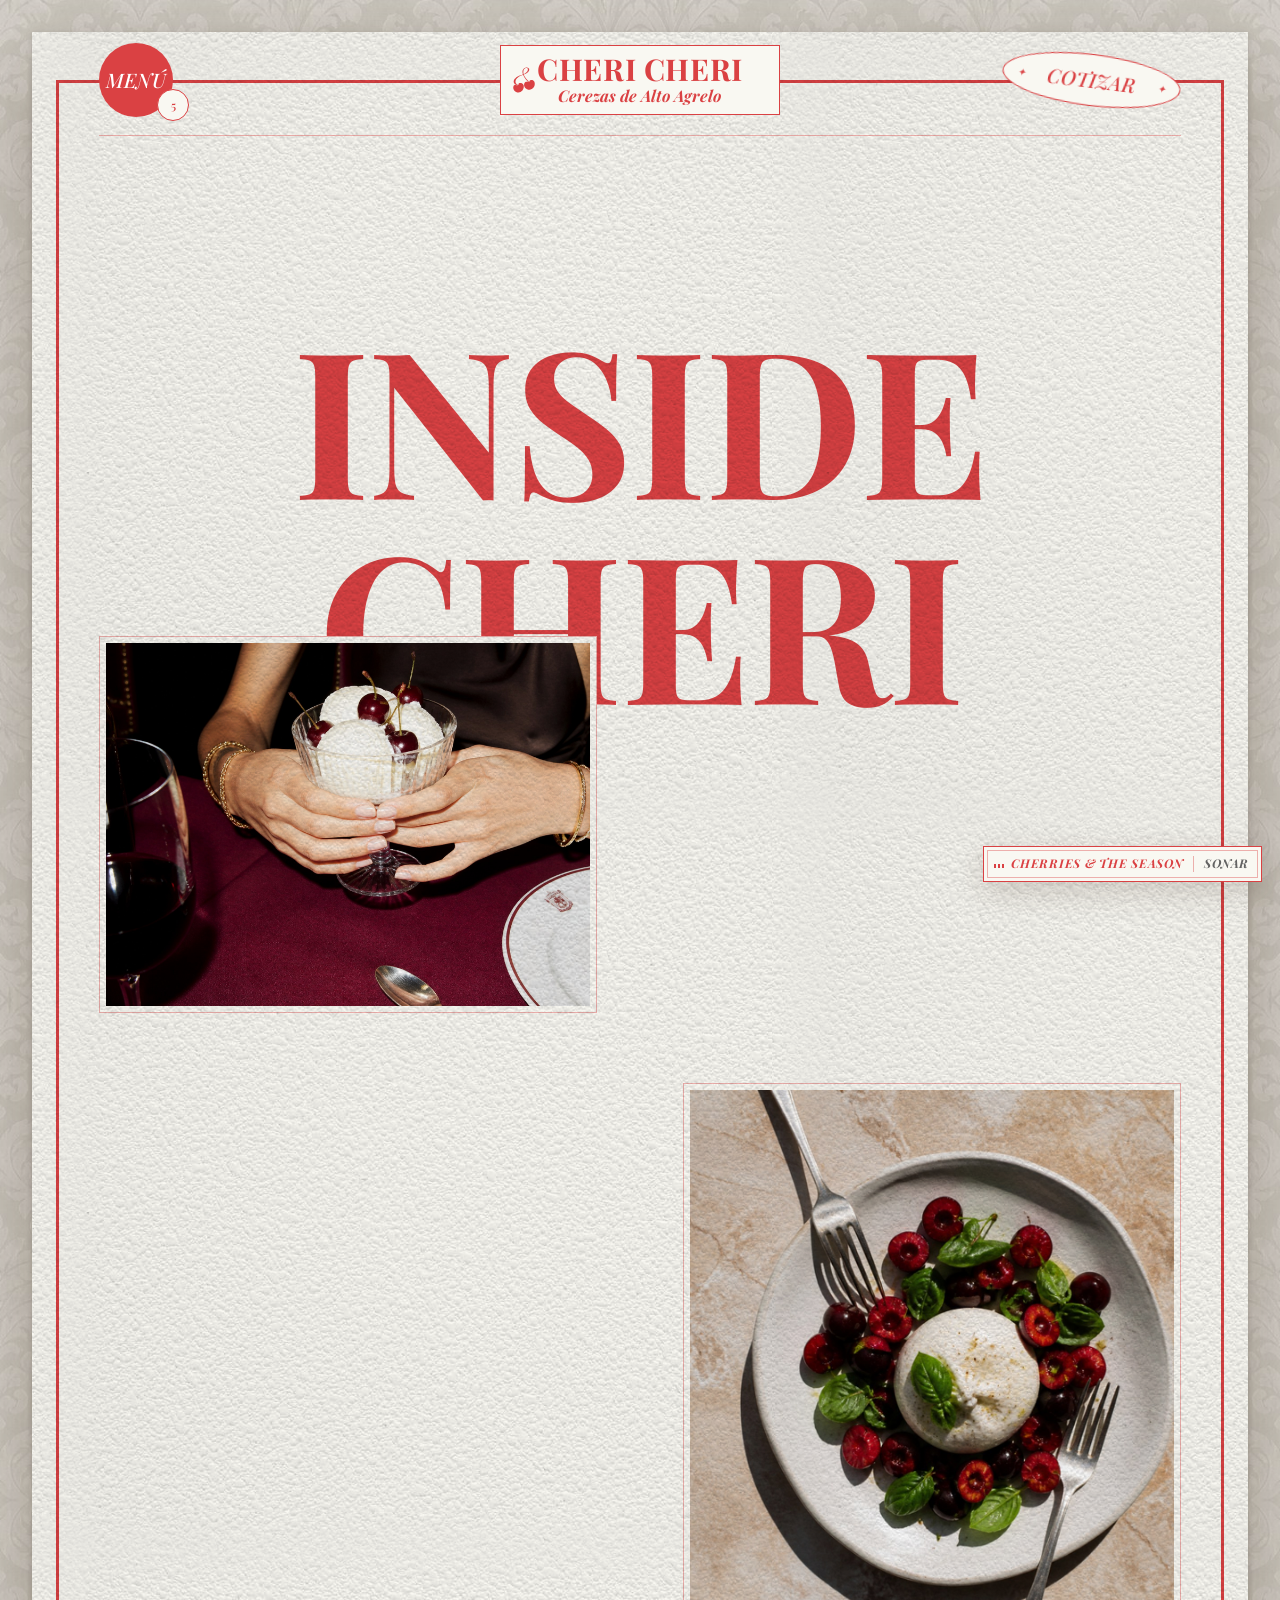
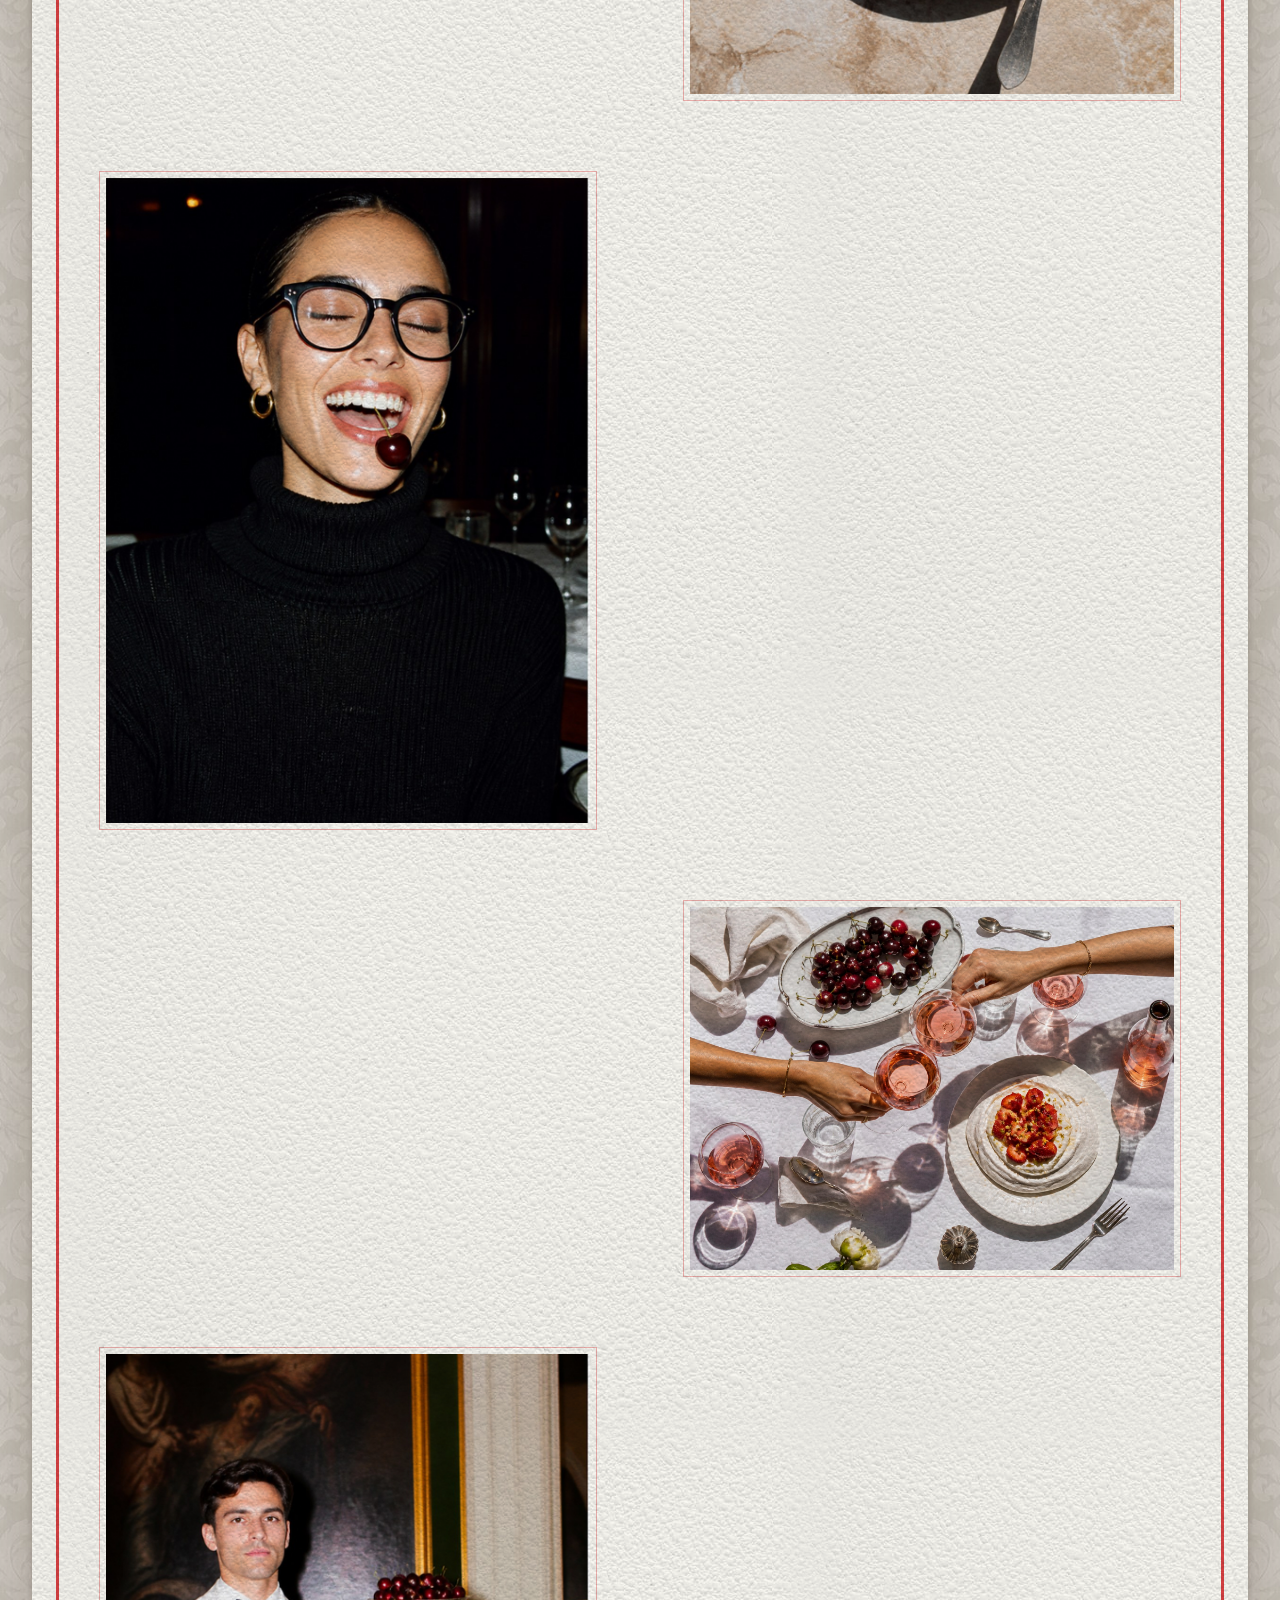
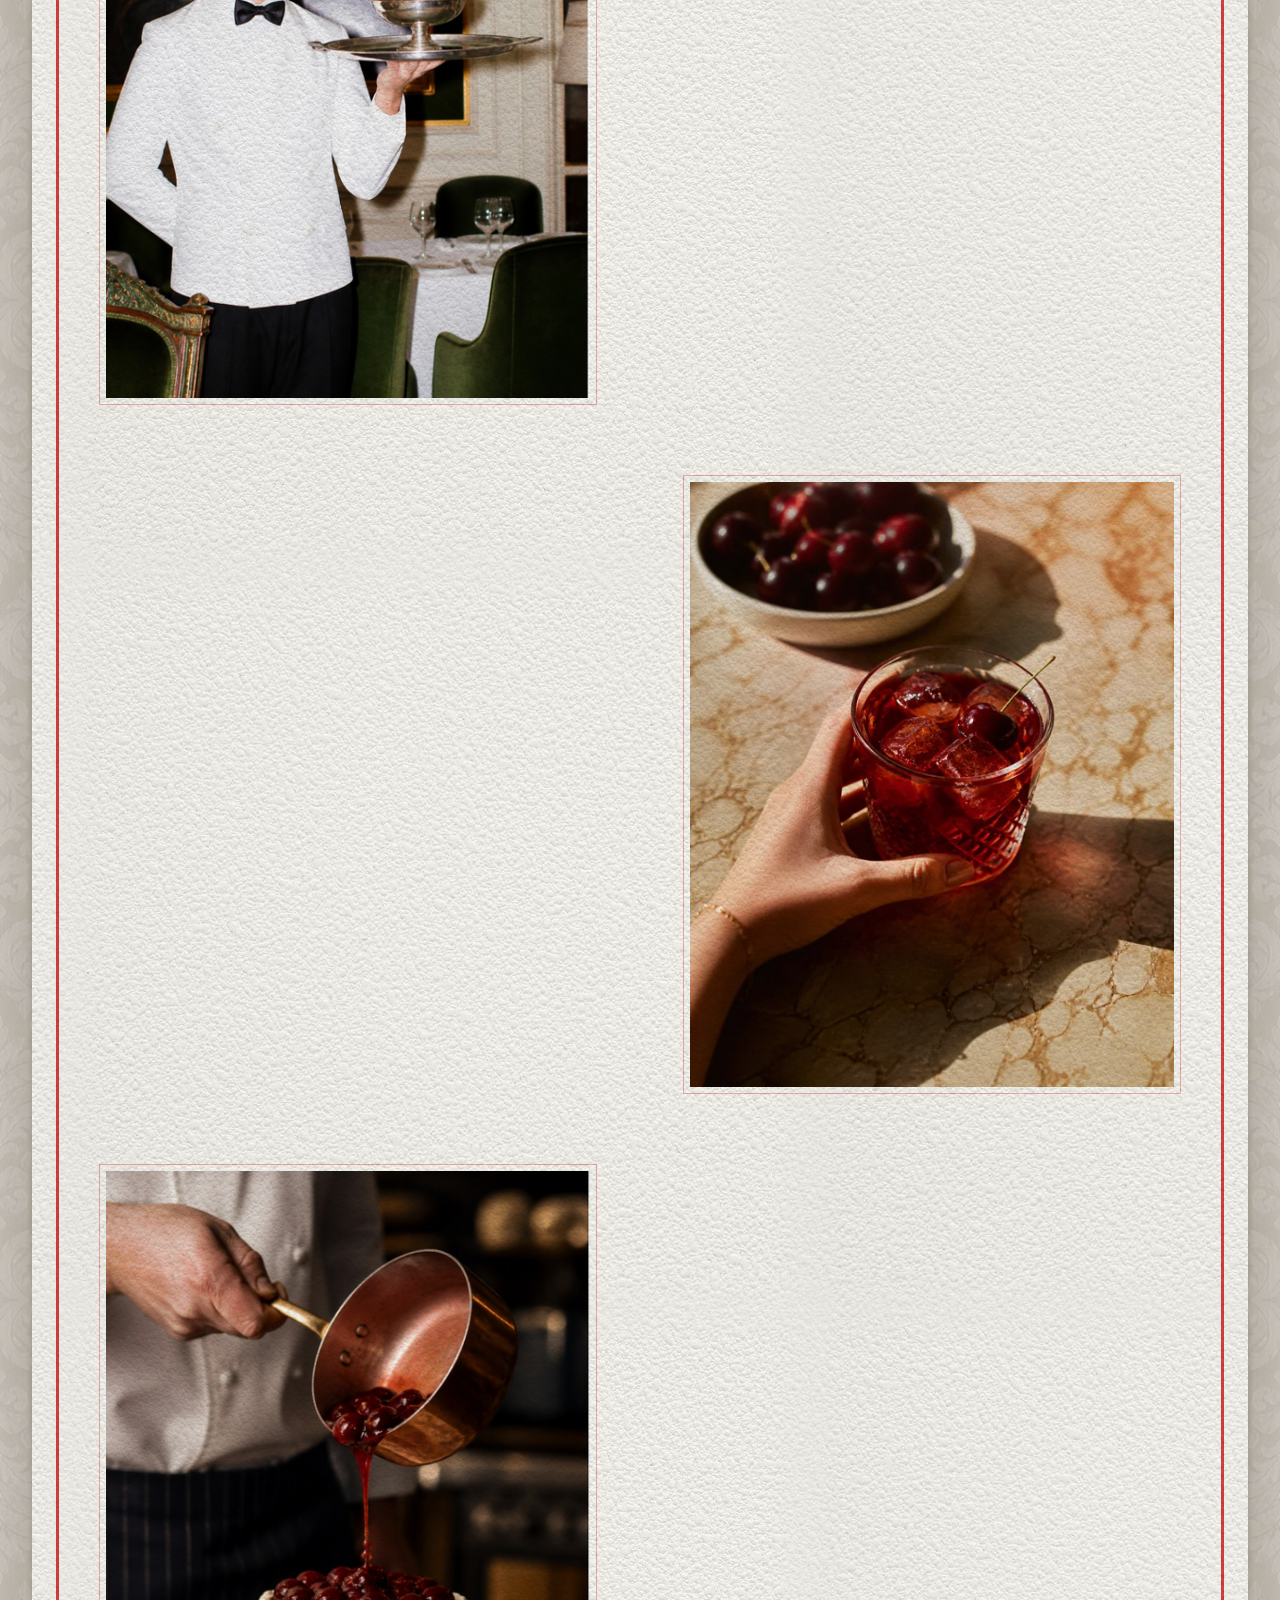
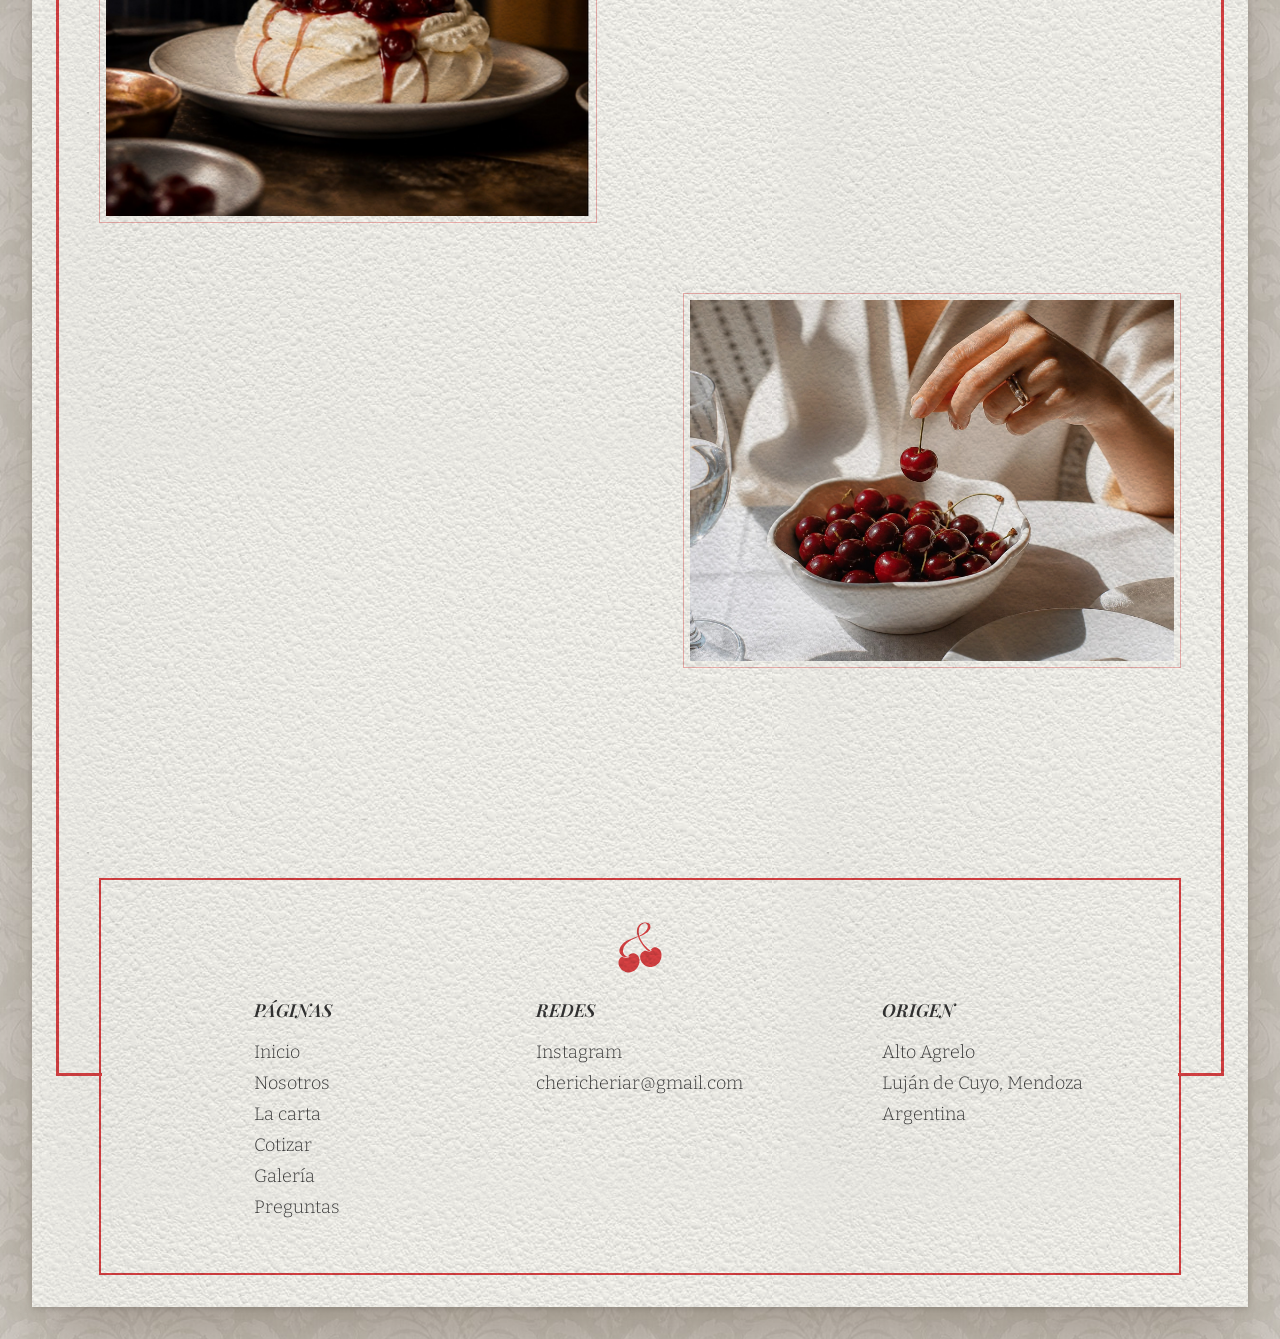
<file: galeria.html>
<!doctype html>
<html lang="es">
<head>
<meta charset="utf-8">
<meta name="viewport" content="width=device-width, initial-scale=1">
<meta name="theme-color" content="#DA4143">
<!-- seo:start -->
<title data-en="Gallery · Cheri Cheri cherries on the table and at the bar">Galería · Cerezas Cheri Cheri en la mesa y en la barra</title>
<meta name="description" data-en="Photos from the Cheri Cheri season: Alto Agrelo cherries in dishes, desserts, cocktails and on the tables of those who serve them." content="Fotos de la temporada Cheri Cheri: cerezas de Alto Agrelo en platos, postres, cócteles y en la mesa de los que las sirven.">
<meta name="keywords" content="fotos cerezas, cerezas gourmet, cócteles con cereza, postres con cereza, Cheri Cheri galería">
<meta name="robots" content="index,follow,max-image-preview:large,max-snippet:-1,max-video-preview:-1">
<meta name="author" content="Cheri Cheri">
<meta name="geo.region" content="AR-M"><meta name="geo.placename" content="Alto Agrelo, Luján de Cuyo, Mendoza">
<link rel="canonical" href="https://chericheri.ar/galeria.html">
<link rel="alternate" hreflang="es" href="https://chericheri.ar/galeria.html"><link rel="alternate" hreflang="en" href="https://chericheri.ar/galeria.html?lang=en"><link rel="alternate" hreflang="x-default" href="https://chericheri.ar/galeria.html">
<meta property="og:type" content="website"><meta property="og:site_name" content="Cheri Cheri"><meta property="og:locale" content="es_AR"><meta property="og:locale:alternate" content="en_US">
<meta property="og:url" content="https://chericheri.ar/galeria.html"><meta property="og:title" content="Galería · Cerezas Cheri Cheri en la mesa y en la barra"><meta property="og:description" content="Fotos de la temporada Cheri Cheri: cerezas de Alto Agrelo en platos, postres, cócteles y en la mesa de los que las sirven.">
<meta property="og:image" content="https://chericheri.ar/img/og.jpg"><meta property="og:image:width" content="1200"><meta property="og:image:height" content="630"><meta property="og:image:alt" content="Cerezas Cheri Cheri de Alto Agrelo">
<meta name="twitter:card" content="summary_large_image"><meta name="twitter:title" content="Galería · Cerezas Cheri Cheri en la mesa y en la barra"><meta name="twitter:description" content="Fotos de la temporada Cheri Cheri: cerezas de Alto Agrelo en platos, postres, cócteles y en la mesa de los que las sirven."><meta name="twitter:image" content="https://chericheri.ar/img/og.jpg">
<link rel="icon" href="/favicon.ico" sizes="32x32"><link rel="icon" href="/icon.svg" type="image/svg+xml"><link rel="apple-touch-icon" href="/apple-touch-icon.png"><link rel="manifest" href="/site.webmanifest">
<link rel="sitemap" type="application/xml" href="/sitemap.xml">
<link rel="preconnect" href="https://fonts.googleapis.com"><link rel="preconnect" href="https://fonts.gstatic.com" crossorigin>
<link rel="alternate" type="text/plain" href="/llms.txt" title="llms.txt">
<script type="application/ld+json">{"@context":"https://schema.org","@graph":[{"@type":"Organization","@id":"https://chericheri.ar/#org","name":"Cheri Cheri","alternateName":"Cheri Cheri Cerezas","url":"https://chericheri.ar","logo":{"@type":"ImageObject","url":"https://chericheri.ar/img/logo.png"},"image":"https://chericheri.ar/img/og.jpg","slogan":"Cherries & the season","description":"Marca de cerezas premium de Alto Agrelo (Luján de Cuyo, Mendoza, Argentina). Venta mayorista en cajas de 5 kg y pallets a restaurantes, bares, hoteles, caterings y distribuidores, sólo en temporada.","email":"chericheriar@gmail.com","sameAs":["https://instagram.com/chericheri.ar"],"address":{"@type":"PostalAddress","addressLocality":"Alto Agrelo","addressRegion":"Mendoza","addressCountry":"AR"},"areaServed":{"@type":"Country","name":"Argentina"},"contactPoint":{"@type":"ContactPoint","contactType":"sales","email":"chericheriar@gmail.com","availableLanguage":["es","en"]},"knowsAbout":["cerezas","cherries","Royal Dawn","Brooks","Frisco","Santina","Bing","Lapins","venta mayorista de fruta","gastronomía"]},{"@type":"Organization","@id":"https://www.southerncrops.com.ar/#org","name":"Southern Crops by Río Alara","url":"https://www.southerncrops.com.ar/","description":"Productor y exportador argentino de cereza fresca, con fincas en Alto Agrelo (Mendoza) y Los Antiguos (Santa Cruz). Productor y aliado de Cheri Cheri."},{"@type":"WebSite","@id":"https://chericheri.ar/#site","url":"https://chericheri.ar","name":"Cheri Cheri","publisher":{"@id":"https://chericheri.ar/#org"},"inLanguage":["es","en"]},{"@type":"WebPage","@id":"https://chericheri.ar/galeria.html","url":"https://chericheri.ar/galeria.html","name":"Galería · Cerezas Cheri Cheri en la mesa y en la barra","description":"Fotos de la temporada Cheri Cheri: cerezas de Alto Agrelo en platos, postres, cócteles y en la mesa de los que las sirven.","isPartOf":{"@id":"https://chericheri.ar/#site"},"about":{"@id":"https://chericheri.ar/#org"},"inLanguage":"es","primaryImageOfPage":"https://chericheri.ar/img/og.jpg"},{"@type":"BreadcrumbList","itemListElement":[{"@type":"ListItem","position":1,"name":"Inicio","item":"https://chericheri.ar/"},{"@type":"ListItem","position":2,"name":"Galería","item":"https://chericheri.ar/galeria.html"}]},{"@type":"ImageGallery","@id":"https://chericheri.ar/galeria.html#gallery","url":"https://chericheri.ar/galeria.html","name":"Galería Cheri Cheri","about":{"@id":"https://chericheri.ar/#org"}}]}</script>
<!-- seo:end -->

<link rel="preconnect" href="https://fonts.googleapis.com"><link rel="preconnect" href="https://fonts.gstatic.com" crossorigin>
<link href="https://fonts.googleapis.com/css2?family=Playfair+Display:ital,wght@0,400..900;1,400..900&family=Bitter:ital,wght@0,300..700;1,300..700&family=PT+Sans:ital,wght@0,400;0,700;1,400;1,700&display=swap" rel="stylesheet">
<style>
:root{--red:#DA4143;--paper:#F9F8F2;--paper2:#F7F4EC;--ink:#333;--dark:#1a1a1a;--rule:rgba(218,65,67,.4);--grey:#636363;
 --pf:'Playfair Display',Georgia,serif;--bt:'Bitter',Georgia,serif;--pt:'PT Sans',Arial,sans-serif}
*{box-sizing:border-box;margin:0;padding:0}
html{scroll-behavior:smooth}
body{font-family:var(--bt);font-size:18px;line-height:1.3;color:var(--ink);background:#D9D4C9 url(img/damasco.jpg) center top/1000px 1000px repeat;padding:18px;min-height:100vh}
img{display:block;max-width:100%}
a{color:inherit;text-decoration:none}
button{font:inherit;cursor:pointer;background:none;border:0;color:inherit}
h1,h2,h3{font-family:var(--pf);font-weight:700;color:var(--red);line-height:.95;text-transform:uppercase}
.lbl{font-family:var(--pt);font-style:italic;font-weight:700;text-transform:uppercase;letter-spacing:.04em;color:var(--red)}
.btn{display:inline-block;position:relative;font-family:var(--pt);font-style:italic;font-weight:700;text-transform:uppercase;font-size:20px;color:var(--red);padding:16px 36px;border:1px solid var(--red);transition:.25s}
.btn::after{content:"";position:absolute;inset:4px;border:1px solid var(--rule);pointer-events:none}
.btn:hover{background:var(--red);color:#fff}
.btn.w{color:#fff;border-color:#fff}.btn.w::after{border-color:rgba(255,255,255,.5)}.btn.w:hover{background:#fff;color:var(--red)}
.dc{float:left;background:var(--dark);color:#fff;font-family:var(--pf);font-weight:700;font-size:92px;line-height:1;width:1.05em;height:1.05em;display:flex;align-items:center;justify-content:center;margin:0 14px 2px 0}
p{font-weight:300}
.rule{border:0;border-top:1px solid var(--rule);margin:0}
:focus-visible{outline:2px solid var(--red);outline-offset:3px}

/* sheet */
.sheet{position:relative;max-width:1420px;margin:0 auto;overflow:hidden;box-shadow:0 30px 80px rgba(60,40,20,.35),0 2px 6px rgba(0,0,0,.15);padding:28px 48px 48px}
.sheet{background:var(--paper)}
.sheet::before{content:"";position:absolute;inset:0;background:url(img/paper.png) 0 0/740px 740px repeat;mix-blend-mode:multiply;pointer-events:none;z-index:5}
.sheet>*{position:relative;z-index:1}
@media (max-width:760px){body{padding:8px}.sheet{padding:18px 14px 28px;min-width:0;width:100%}.menu-h{font-size:13vw}.cols>div,.spec>div,.order>div{min-width:0;width:100%}.menu .btns{justify-content:flex-start}.book h2{font-size:15vw}}

/* header */
.top{display:grid;grid-template-columns:1fr auto 1fr;align-items:center;padding-bottom:18px;border-bottom:1px solid var(--rule)}
.menubtn{justify-self:start;position:relative;width:74px;height:74px;border-radius:50%;background:var(--red);color:#fff;font-family:var(--pt);font-weight:700;font-style:italic;text-transform:uppercase;font-size:14px;display:grid;place-items:center;line-height:1}
.menubtn i{position:absolute;right:-16px;bottom:-4px;width:32px;height:32px;border-radius:50%;background:var(--paper);border:1px solid var(--red);color:var(--red);font-style:normal;font-size:12px;display:grid;place-items:center}
.masthead{text-align:center;padding:8px 36px;border:1px solid var(--red);position:relative}
.masthead::after{content:"";position:absolute;inset:4px;border:1px solid var(--rule)}
.masthead b{display:block;font-family:var(--pf);font-weight:900;font-size:30px;letter-spacing:.06em;color:var(--red);line-height:1;text-transform:uppercase}
.masthead small{display:block;font-family:var(--pt);font-style:italic;font-size:14px;color:var(--red);margin-top:2px}
.cta-pill{justify-self:end;font-family:var(--pt);font-style:italic;font-weight:700;text-transform:uppercase;font-size:15px;color:var(--red);border:1px solid var(--red);border-radius:999px;padding:12px 40px;position:relative;letter-spacing:.06em}
.cta-pill::before,.cta-pill::after{content:"✦";position:absolute;top:50%;transform:translateY(-50%);font-size:10px}
.cta-pill::before{left:14px}.cta-pill::after{right:14px}
.cta-pill:hover{background:var(--red);color:#fff}
@media (max-width:760px){.top{grid-template-columns:auto 1fr auto;gap:10px}.masthead{padding:6px 14px}.masthead b{font-size:18px}.cta-pill{padding:10px 20px;font-size:12px}.cta-pill::before,.cta-pill::after{display:none}.menubtn{width:56px;height:56px;font-size:11px}}

/* hero */
.hero{position:relative;padding-top:10px}
.ticker{overflow:hidden;white-space:nowrap;border-bottom:1px solid var(--rule);width:100%}
.ticker .track{display:inline-flex;align-items:center;gap:60px;animation:tick 30s linear infinite;will-change:transform}
.ticker h1{font-size:clamp(84px,15vw,236px);letter-spacing:-.01em;line-height:1;padding:8px 0 0;display:inline-flex;align-items:center;gap:60px}
.ticker .ico{width:clamp(40px,4vw,56px);height:clamp(40px,4vw,56px);flex:none;color:var(--red)}
@keyframes tick{to{transform:translateX(-50%)}}
.stamp{position:absolute;right:0;top:150px;width:clamp(120px,15vw,230px);height:auto;transform:rotate(-12deg);z-index:3;pointer-events:none}
.award{text-align:right;font-family:var(--pt);font-style:italic;color:var(--red);font-size:16px;padding:8px 0 10px}
.herofig{position:relative;border:1px solid var(--rule);padding:0;margin:0}
.herofig img{width:100%;aspect-ratio:1380/1039;object-fit:cover}
.herofig .quote{position:absolute;left:40px;bottom:40px;max-width:430px;background:var(--dark);color:#fff;padding:26px 28px;font-size:20px;line-height:1.45;font-weight:400}
@media (max-width:760px){.herofig .quote{position:static;max-width:none;font-size:16px;padding:18px}.stamp{top:40px;width:90px}.ticker h1{gap:24px}}

/* generic two-col */
.cols{display:grid;grid-template-columns:minmax(0,1.6fr) minmax(0,1fr);gap:0}
.cols>div{padding:40px 0 40px 0}.cols>div:first-child{padding-right:40px}.cols>div+div{padding-left:40px}
.cols>div+div{border-left:1px solid var(--rule)}
@media (max-width:900px){.cols{grid-template-columns:1fr}.cols>div{padding:30px 0}.cols>div+div{border-left:0;border-top:1px solid var(--rule)}}

/* menu block */
.menu-h{font-size:clamp(56px,8.6vw,140px);margin:0 0 30px;letter-spacing:-.02em;line-height:.9}
.ill{display:block;margin:0 auto;mix-blend-mode:multiply}
.menu .ill{width:min(78%,560px)}
.menu p{margin-top:28px;max-width:62ch;line-height:1.6}
.menu .btns{text-align:right;margin-top:36px;display:flex;justify-content:flex-end;gap:14px;flex-wrap:wrap}
.reserve{text-align:center}
.redbox{background:var(--red);color:#fff;padding:22px 24px 26px;text-align:left}
.redbox .lbl{color:#fff;display:flex;align-items:center;gap:16px;font-size:18px}
.redbox .lbl::after{content:"";flex:1;height:1px;background:rgba(255,255,255,.7)}
.redbox h2{color:#fff;font-size:clamp(44px,5.4vw,76px);margin-top:8px}
.reserve .ill{width:min(70%,330px);margin:30px auto 20px}
.reserve .info{display:flex;flex-direction:column;gap:22px;font-size:20px;line-height:1.4}
.reserve .info b{display:block;font-family:var(--bt);font-weight:500;text-transform:uppercase;color:var(--dark);letter-spacing:.04em;margin-bottom:8px}
.reserve .info a{color:var(--grey);font-size:18px}

/* who */
.who{margin-top:28px;padding-top:28px;border-top:1px solid var(--rule);display:grid;grid-template-columns:minmax(0,1fr) minmax(0,1fr);gap:48px}
.who .text .redbox{padding:30px 24px 10px}
.who .text .redbox h2{font-size:clamp(48px,6.4vw,104px);line-height:.9}
.who .text p{margin-top:28px;line-height:1.6;font-size:19px}
.who .text .btns{text-align:right;margin-top:40px}
.who figure{border:1px solid var(--rule);padding:6px;align-self:stretch}
.who figure img{width:100%;height:100%;object-fit:cover}
@media (max-width:900px){.who{grid-template-columns:1fr}}

/* special section (bellini) */
.spec{margin-top:28px;padding-top:28px;border-top:1px solid var(--rule);display:grid;grid-template-columns:minmax(0,1.9fr) minmax(0,1fr);gap:0}
.spec .left{padding-right:36px;border-right:1px solid var(--rule)}
.spec .left h2{font-size:clamp(56px,8.6vw,140px);line-height:.9;position:relative;margin:0}
.spec .left h2{display:grid;grid-template-columns:auto 1fr;align-items:end;gap:30px}.spec .left h2 .ill{position:static;width:clamp(90px,12vw,200px);margin:0 0 0 auto;mix-blend-mode:multiply;transform:none;justify-self:end}
.spec .grid{display:grid;grid-template-columns:1.4fr 1fr;gap:28px;margin-top:40px}
.spec .grid figure{border:1px solid var(--rule);padding:6px}
.spec .grid figure img{width:100%;aspect-ratio:4/5;object-fit:cover}
.spec .card{border:1px solid var(--red);padding:6px}
.spec .card>div{border:1px solid var(--rule);height:100%;padding:40px 24px;text-align:center;font-size:17px;line-height:1.6;display:flex;flex-direction:column;gap:30px;align-items:center;justify-content:center}
.spec .card b{display:block;font-family:var(--pt);font-style:italic;font-weight:700;text-transform:uppercase;color:var(--dark);margin-bottom:4px}
.spec .right{padding-left:36px;text-align:center}
.spec .right h3{font-family:var(--pf);font-style:italic;font-size:clamp(34px,3.4vw,46px);line-height:1;color:var(--red);text-transform:none;margin:0 0 50px}
.spec .right .item{margin-top:40px}
.spec .right .item b{display:block;font-family:var(--pt);font-weight:700;font-style:italic;text-transform:uppercase;color:var(--dark);font-size:15px;letter-spacing:.06em}
.spec .right .item .ill{width:min(70%,220px);margin:18px auto}
.spec .right .item p{font-size:15px;line-height:1.5;max-width:30ch;margin:0 auto}
.spec .right hr{width:90px;margin:36px auto 0}
@media (max-width:900px){.spec{grid-template-columns:1fr}.spec .left{padding:0;border:0}.spec .right{padding:30px 0 0;border-top:1px solid var(--rule);margin-top:30px}.spec .grid{grid-template-columns:1fr}}

/* order / formats */
.order{margin-top:28px;padding-top:28px;border-top:1px solid var(--rule);display:grid;grid-template-columns:minmax(0,1.9fr) minmax(0,1fr);gap:0}
.order .left{padding-right:36px;border-right:1px solid var(--rule)}
.order .head{display:block}
.order .head h2{font-size:clamp(56px,8.6vw,140px);line-height:.9;margin:0}
.order .head .blurb{font-size:17px;line-height:1.6;max-width:62ch;margin-top:28px}
.order .head .blurb .dc{font-size:78px}
.prods{display:grid;grid-template-columns:repeat(3,1fr);gap:24px;margin-top:44px}
.prod figure{background:#F1EFE8;aspect-ratio:1;display:grid;place-items:center;padding:12px}
.prod .ill{width:70%;margin:0}
.prod b{display:block;margin-top:14px;font-family:var(--pf);font-weight:700;color:var(--red);font-size:17px}
.prod span{display:block;font-size:14px;color:var(--grey);margin-top:2px}
.order .btns{text-align:right;margin-top:40px}
.order .right{padding-left:36px;text-align:center}
.order .right h3{font-family:var(--pf);font-style:italic;font-size:clamp(34px,3.4vw,46px);line-height:1;color:var(--red);text-transform:none;margin:0 0 28px}
.note{background:var(--red);color:#fff;padding:40px 28px;text-align:center;font-size:17px;line-height:1.55}
.note .hi{font-family:var(--pf);font-style:italic;font-size:30px;display:block;margin-bottom:22px}
.note .sig{font-family:var(--pf);font-style:italic;font-size:30px;display:block;margin-top:26px}
.order .right figure{margin-top:0}
.order .right figure img{width:100%;aspect-ratio:3/4;object-fit:cover}
@media (max-width:900px){.order{grid-template-columns:1fr}.order .left{padding:0;border:0}.order .right{padding:30px 0 0;margin-top:30px;border-top:1px solid var(--rule)}.order .head{grid-template-columns:1fr}.prods{grid-template-columns:repeat(3,1fr);gap:10px}.prod b{font-size:14px}}

/* book */
.book{margin-top:48px;padding-top:40px;border-top:3px dashed var(--rule);position:relative}
.book .stamp2{position:absolute;right:20px;top:30px;width:clamp(110px,14vw,210px);transform:rotate(14deg);pointer-events:none}
.book h2{font-size:clamp(56px,8.6vw,140px);line-height:.9;margin:0}
.book .grid{display:grid;grid-template-columns:minmax(0,1fr) minmax(0,1.4fr);gap:60px;margin-top:40px}
.book .grid p{font-size:17px;line-height:1.6}
.book .grid p .dc{font-size:78px}
.form{display:grid;grid-template-columns:1fr 1fr;gap:26px 40px}
.form label{display:block}
.form .tag{display:inline-block;font-family:var(--pt);font-style:italic;font-weight:700;text-transform:uppercase;font-size:15px;color:var(--red);border:1px solid var(--red);padding:5px 12px;position:relative;margin-bottom:0}
.form .tag::after{content:"";position:absolute;inset:3px;border:1px solid var(--rule)}
.form input,.form select,.form textarea{display:block;width:100%;margin-top:0;background:#EEECE4;border:0;padding:16px 14px;font:inherit;font-size:17px;color:var(--ink);font-weight:300}
.form input::placeholder,.form textarea::placeholder{color:#b1aea6}
.form textarea{grid-column:1/-1;min-height:90px;resize:vertical}
.form .full{grid-column:1/-1}
.form .submit{display:flex;align-items:flex-end;justify-content:flex-end}
.form .submit .btn{width:100%;text-align:center}
#done{display:none;padding:30px 0;font-size:20px;line-height:1.5}#done.show{display:block}
@media (max-width:900px){.book .grid{grid-template-columns:1fr;gap:30px}.form{grid-template-columns:1fr;gap:16px}}

/* footer */
footer{margin-top:60px;border:2px solid var(--red);position:relative;padding:50px 40px}
footer::before{content:"";position:absolute;left:-40px;right:-40px;top:-40px;bottom:40px;border-bottom:1px solid var(--red);border-left:1px solid var(--red);border-right:1px solid var(--red);pointer-events:none;z-index:-1}
footer .g{display:grid;grid-template-columns:repeat(3,1fr);gap:30px;max-width:980px;margin:0 auto}
footer b{display:block;font-family:var(--pt);font-style:italic;font-weight:700;text-transform:uppercase;color:var(--dark);margin-bottom:14px;font-size:15px}
footer a,footer span{display:block;color:var(--grey);font-size:17px;line-height:1.9}
@media (max-width:760px){footer{padding:30px 20px}footer::before{display:none}footer .g{grid-template-columns:1fr;gap:20px}}

.rv{opacity:0;transform:translateY(24px);transition:opacity .8s ease,transform .8s ease}
.rv.in{opacity:1;transform:none}
@media (prefers-reduced-motion:reduce){.rv{opacity:1;transform:none}.ticker .track{animation:none}}

.zoomf{overflow:hidden}.zoomf img{transition:transform 1.4s cubic-bezier(.2,.7,.2,1)}.zoomf:hover img{transform:scale(1.04)}
.herofig{overflow:hidden}.herofig img{will-change:transform;transform:scale(1.06)}
/* Da Maria menu */
.page{transition:transform .9s cubic-bezier(.65,0,.2,1);transform-origin:50% 0}
body.menu .page{transform:translateX(40vw) translateY(60px) rotate(8deg) scale(1.05)}
body.menu{overflow:hidden}
nav.main{display:block;background:#F6F3EC url(img/paper.png) 0 0/740px;background-blend-mode:multiply;position:fixed;left:40px;top:40px;width:min(440px,calc(100vw - 80px));height:calc(100vh - 80px);z-index:90;box-shadow:0 30px 70px rgba(60,40,20,.3);padding:42px 46px;transform:translateX(-120%);transition:transform .9s cubic-bezier(.65,0,.2,1);visibility:hidden}
nav.main::before{content:"";position:absolute;left:30px;right:30px;top:24px;height:1px;background:var(--red)}
nav.main::after{content:"";position:absolute;left:30px;right:30px;bottom:24px;height:1px;background:var(--red)}
body.menu nav.main{transform:none;visibility:visible}
nav.main .hd{display:flex;justify-content:space-between;align-items:center;font-family:var(--pt);font-style:italic;font-weight:700;font-size:13px;color:var(--ink);letter-spacing:.06em;margin-bottom:38px}
nav.main .x{width:20px;height:20px;background:var(--red);color:#fff;font-size:13px;display:grid;place-items:center;font-style:normal;font-weight:400}
nav.main a{display:block;font-family:var(--pf);font-weight:700;text-transform:uppercase;font-size:clamp(26px,2.4vw,34px);color:var(--ink);line-height:1.5;opacity:0;transform:translateX(-14px);transition:opacity .5s,transform .6s cubic-bezier(.2,.7,.2,1),color .25s}
nav.main a:hover,nav.main a.cur{color:var(--red)}
body.menu nav.main a{opacity:1;transform:none}
body.menu nav.main a:nth-child(2){transition-delay:.25s}body.menu nav.main a:nth-child(3){transition-delay:.32s}body.menu nav.main a:nth-child(4){transition-delay:.39s}body.menu nav.main a:nth-child(5){transition-delay:.46s}body.menu nav.main a:nth-child(6){transition-delay:.53s}body.menu nav.main a:nth-child(7){transition-delay:.6s}
nav.main .btn{margin-top:40px;font-size:14px;padding:12px 24px;opacity:0;transition:opacity .5s .7s}
body.menu nav.main .btn{opacity:1}
#veil{position:fixed;inset:0;z-index:80;background:rgba(40,30,20,.15);opacity:0;pointer-events:none;transition:opacity .6s}
body.menu #veil{opacity:1;pointer-events:auto}
@media (max-width:760px){nav.main{left:12px;top:12px;width:calc(100vw - 24px);height:calc(100vh - 24px);padding:30px 26px}body.menu .page{transform:translateX(30vw) scale(1.08)}}
@media (prefers-reduced-motion:reduce){.page,nav.main,nav.main a{transition:none!important}} .top{position:relative} .lang{position:absolute;right:0;top:calc(100% + 10px);z-index:20;display:flex;gap:6px;align-items:center;font-family:var(--pt);font-style:italic;font-weight:700;font-size:12px;letter-spacing:.1em;color:var(--grey)} .lang button{color:var(--grey);padding:4px 2px;min-height:0} .lang button.on{color:var(--red);text-decoration:underline;text-underline-offset:4px} @media (max-width:760px){.lang{top:calc(100% + 6px)}}  /* headings — Da Maria spec */ h1,h2{letter-spacing:-.012em;line-height:1!important} .redbox{padding:24px 16px!important} .redbox .lbl{font-family:var(--bt)!important;font-style:normal!important;font-weight:400!important;text-transform:none!important;letter-spacing:0!important;font-size:18px!important;color:#fff;display:block!important;margin-bottom:6px} .redbox .lbl::after{display:none!important} .redbox h2{font-size:clamp(44px,9.2vw,208px)!important;line-height:1!important;letter-spacing:-.01em!important;margin:0!important;overflow-wrap:normal} .side .redbox h2,.reserve .redbox h2,.order .right .redbox h2{font-size:clamp(40px,5.2vw,112px)!important} .who .text .redbox h2,.philo .redbox h2{font-size:clamp(48px,7.6vw,160px)!important} .eyebrow{font-family:var(--bt)!important;font-style:normal!important;font-weight:400!important;text-transform:none!important;letter-spacing:0!important;font-size:18px!important;color:var(--red)} .ph1 h1{letter-spacing:-.013em} /* per-letter reveal */ .rvl .w{display:inline-block;white-space:nowrap} .rvl .l{display:inline-block;opacity:0;transform:translateX(12px);transition:opacity .45s ease,transform .45s ease} .rvl.on .l{opacity:1;transform:none} @media (prefers-reduced-motion:reduce){.rvl .l{opacity:1;transform:none;transition:none}}   .top{position:relative} .lang{position:absolute;right:0;top:calc(100% + 10px);z-index:20;display:flex;gap:6px;align-items:center;font-family:var(--pt);font-style:italic;font-weight:700;font-size:12px;letter-spacing:.1em;color:var(--grey)} .lang button{color:var(--grey);padding:4px 2px;min-height:0} .lang button.on{color:var(--red);text-decoration:underline;text-underline-offset:4px} @media (max-width:760px){.lang{top:calc(100% + 6px)}} /* seo-fix */ header.top{z-index:30}/*feat-css*/
img{max-width:100%;height:auto}
.mk{display:block;width:22px;height:26px;color:var(--red);margin:0 auto 4px}
.masthead .mk{position:absolute;left:12px;top:50%;transform:translateY(-50%)}
.orn{display:flex;align-items:center;gap:18px;margin:14px 0 26px;color:var(--red)}
.orn::before,.orn::after{content:"";flex:1;height:1px;background:var(--rule)}
.orn svg{width:30px;height:35px;flex:none}
.fmark{display:flex;justify-content:center;margin:-8px 0 26px}.fmark svg{width:44px;height:51px;color:var(--red)}
.prod{font-size:15px;color:#555;margin-top:-6px}.prod a{color:var(--red)}
/* Southern Crops block */
.scb{border:1px solid var(--red);padding:6px;margin:40px 0 0}.scb>div{border:1px solid var(--rule);padding:38px 36px;display:grid;grid-template-columns:1.1fr 1fr;gap:40px;align-items:start}
.scb h2{font-size:clamp(44px,6vw,84px)!important;line-height:.92!important;margin:4px 0 16px!important}
.scb p{font-size:16px;line-height:1.6;color:#444;max-width:52ch}
.scb .certs{display:grid;gap:0;border-top:1px solid var(--rule)}
.scb .certs div{display:grid;grid-template-columns:1fr auto;gap:12px;padding:12px 0;border-bottom:1px solid var(--rule)}
.scb .certs b{font-family:var(--pf);font-weight:400;color:var(--red);font-size:18px}.scb .certs span{font-family:var(--pt);font-style:italic;color:var(--grey);font-size:13px;text-align:right}
.scb .btns{margin-top:22px}
@media(max-width:800px){.scb>div{grid-template-columns:1fr;padding:26px 20px}}
/* Q&A */
.faq{max-width:900px;margin:0 auto;padding:10px 0 40px}
.faq .intro{font-size:19px;line-height:1.55;color:#444;margin:26px auto 10px}
.faq h2.sec{margin:46px 0 6px}
.qa{border-bottom:1px solid var(--rule)}
.qa summary{list-style:none;cursor:pointer;display:grid;grid-template-columns:1fr auto;gap:18px;align-items:baseline;padding:18px 0;font-family:var(--pf);font-weight:400;color:var(--red);font-size:22px;line-height:1.2}
.qa summary::-webkit-details-marker{display:none}
.qa summary i{font-family:var(--pt);font-style:italic;font-size:13px;color:var(--grey);letter-spacing:.06em;text-transform:uppercase;white-space:nowrap}
.qa summary i::after{content:"+";display:inline-block;margin-left:8px;font-style:normal;color:var(--red);transition:transform .3s}
.qa[open] summary i::after{transform:rotate(45deg)}
.qa .a{padding:0 0 22px;max-width:62ch}
.qa .a p{font-size:16px;line-height:1.65;color:#444;margin:0}
.qa .a a{display:inline-block;margin-top:12px;font-family:var(--pt);font-style:italic;font-weight:700;text-transform:uppercase;font-size:13px;letter-spacing:.06em;color:var(--red);border-bottom:1px solid var(--rule)}
.faq .toc{display:flex;flex-wrap:wrap;justify-content:center;gap:10px 26px;margin:22px 0 0;font-family:var(--pt);font-style:italic;font-weight:700;text-transform:uppercase;font-size:13px;letter-spacing:.06em}
.faq .toc a{color:var(--red);border-bottom:1px solid var(--rule)}
@media(max-width:700px){.qa summary{font-size:19px;grid-template-columns:1fr auto}.faq h2.sec{font-size:22px!important;letter-spacing:.04em!important;gap:10px}.masthead .mk{display:none}}
/* refit headings once fonts are really in (dm.js listens to resize) */
[600,1500,3000].forEach(t=>setTimeout(()=>dispatchEvent(new Event('resize')),t));
/* reveal safety: tall blocks reveal as soon as they touch the viewport; fallback if observers never fire */
const SAFE=()=>{document.querySelectorAll('.rv:not(.in)').forEach(el=>{const r=el.getBoundingClientRect();if(r.top<innerHeight*0.92&&r.bottom>0)el.classList.add('in')});document.querySelectorAll('.rvl:not(.on)').forEach(el=>{const r=el.getBoundingClientRect();if(r.top<innerHeight*0.95&&r.bottom>0)el.classList.add('on')})};
let sT;addEventListener('scroll',()=>{clearTimeout(sT);sT=setTimeout(SAFE,80)},{passive:true});addEventListener('load',()=>{SAFE();setTimeout(SAFE,600)});setTimeout(SAFE,300);
setTimeout(()=>{document.querySelectorAll('.rv:not(.in)').forEach(el=>{if(el.getBoundingClientRect().top<innerHeight)el.classList.add('in')})},2500);
/* staggered reveal */
.sg>*{opacity:0;transform:translateY(14px);transition:opacity .7s ease,transform .7s ease}
.sg.in>*{opacity:1;transform:none}
/* parallax */
.pxw{display:block;overflow:hidden;height:100%}.pxw>img{will-change:transform;transform:scale(1.12)}
/* magnetic */
.mag{will-change:transform;transition:transform .35s cubic-bezier(.2,.7,.2,1)}
/* music */
.music{position:fixed;right:18px;bottom:18px;z-index:60;font-family:var(--pt);font-style:italic;font-weight:700;text-transform:uppercase;font-size:12px;letter-spacing:.06em;color:var(--red)}
.music .pill{display:flex;align-items:center;gap:10px;background:var(--paper);border:1px solid var(--red);padding:9px 12px 9px 10px;position:relative;box-shadow:0 10px 30px rgba(60,40,20,.18)}
.music .pill::after{content:"";position:absolute;inset:3px;border:1px solid var(--rule);pointer-events:none}
.music button{all:unset;cursor:pointer;color:inherit;font:inherit;letter-spacing:inherit;text-transform:inherit}
.music .eq{display:inline-flex;align-items:flex-end;gap:2px;height:12px;width:14px}
.music .eq i{display:block;width:2px;height:4px;background:var(--red);transition:height .3s}
.music.on .eq i{animation:eq 1s ease-in-out infinite}.music.on .eq i:nth-child(2){animation-delay:.2s}.music.on .eq i:nth-child(3){animation-delay:.45s}
@keyframes eq{0%,100%{height:4px}50%{height:12px}}
.music .mute{padding-left:10px;border-left:1px solid var(--rule);color:var(--grey)}
.music .panel{position:absolute;right:0;bottom:calc(100% + 10px);width:320px;background:var(--paper);border:1px solid var(--red);padding:6px;visibility:hidden;opacity:0;transform:translateY(6px);transition:.3s}
.music.open .panel{visibility:visible;opacity:1;transform:none}
.music .panel>div{border:1px solid var(--rule);padding:14px}
.music .panel b{display:block;font-family:var(--pf);font-weight:400;font-style:normal;text-transform:none;letter-spacing:0;font-size:20px;line-height:1.1;color:var(--red)}
.music .panel small{display:block;font-family:var(--bt);font-style:normal;font-weight:300;text-transform:none;letter-spacing:0;font-size:13px;color:var(--grey);margin:4px 0 12px}
.music .panel .emb{min-height:80px;margin-bottom:10px}.music .panel .emb iframe{display:block;border:0;border-radius:12px}
.music .panel .row{display:flex;justify-content:space-between;align-items:center;gap:12px}.music .panel a{color:var(--red);border-bottom:1px solid var(--rule)}
.music .panel .mnote{font-family:var(--bt);font-style:normal;font-weight:300;text-transform:none;letter-spacing:0;font-size:12px;color:var(--grey);margin:10px 0 0}
@media(max-width:700px){.music{right:12px;bottom:12px}.music .panel{width:min(320px,calc(100vw - 24px))}.music .lab{display:none}}
@media(prefers-reduced-motion:reduce){.sg>*{opacity:1;transform:none}.pxw>img{transform:none}.mag{transition:none}}
/* mobile fixes */
@media(max-width:767px){
 .ticker .track{animation:tick 22s linear infinite!important}
 .prods{grid-template-columns:1fr!important;gap:14px!important;margin-top:28px!important}
 .prod{display:grid;grid-template-columns:84px 1fr;grid-template-rows:auto auto;column-gap:16px;align-items:center;text-align:left;margin-top:0!important}
 .prod figure{grid-row:1/3;aspect-ratio:1;padding:8px!important}
 .prod b{align-self:end}.prod span{align-self:start}
 .feat{grid-template-columns:1fr!important;text-align:center!important;gap:12px!important}
 .feat .ill{width:60%!important;margin:0 auto!important}
 .sec{font-size:20px!important;letter-spacing:.02em!important;gap:8px!important;line-height:1.15!important;flex-wrap:wrap!important;row-gap:2px!important}
 .sec::before,.sec::after{display:none}
 .orn svg{width:24px;height:28px}
 .scb .btns .btn{display:block;margin:0 0 10px;text-align:center}
 .music .pill{padding:8px 10px}
 html,body{overflow-x:hidden;-webkit-text-size-adjust:100%}
 .sheet::before{display:none}
 .sheet,.ph1 .rules h1,.gal figure,.facts hr::after{background:#F9F8F2 url(img/paper.png) 0 0/560px 560px repeat!important;background-blend-mode:multiply}
 .ph1 .rules::before{display:none}
 .page,.sheet{margin-left:auto;margin-right:auto}
 .ph1 h1,.ph1 p{text-align:center}
 .rv{transform:translateY(12px)}
 h1,h2{overflow-wrap:anywhere}
 .stamp2{display:none!important}
 .cols .menu,.cols .reserve,.cols>div{padding-left:0!important;padding-right:0!important}
 .cols .reserve{text-align:center}
 .btn,.cta-pill{padding:12px 16px!important;font-size:13px!important;white-space:normal;text-align:center}
 .btns{display:flex;flex-direction:column;gap:10px}.btns .btn{display:block}
 a[href^='mailto:']{overflow-wrap:anywhere}
 .sheet{padding-left:20px!important;padding-right:20px!important}
 .menu-h{font-size:min(11vw,180px)!important}
}
/*feat-css-end*/</style>
<style>
/* headings — Da Maria spec */
h1,h2{letter-spacing:-.012em;line-height:1!important}
.redbox{padding:24px 16px!important}
.redbox .lbl{font-family:var(--bt)!important;font-style:normal!important;font-weight:400!important;text-transform:none!important;letter-spacing:0!important;font-size:18px!important;color:#fff;display:block!important;margin-bottom:6px}
.redbox .lbl::after{display:none!important}
.redbox h2{font-size:clamp(44px,9.2vw,208px)!important;line-height:1!important;letter-spacing:-.01em!important;margin:0!important;overflow-wrap:normal}
.side .redbox h2,.reserve .redbox h2,.order .right .redbox h2{font-size:clamp(40px,5.2vw,112px)!important}
.who .text .redbox h2,.philo .redbox h2{font-size:clamp(48px,7.6vw,160px)!important}
.eyebrow{font-family:var(--bt)!important;font-style:normal!important;font-weight:400!important;text-transform:none!important;letter-spacing:0!important;font-size:18px!important;color:var(--red)}
.ph1 h1{letter-spacing:-.013em}
/* per-letter reveal */
.rvl .w{display:inline-block;white-space:nowrap}
.rvl .l{display:inline-block;opacity:0;transform:translateX(12px);transition:opacity .45s ease,transform .45s ease}
.rvl.on .l{opacity:1;transform:none}
@media (prefers-reduced-motion:reduce){.rvl .l{opacity:1;transform:none;transition:none}}

.top{position:relative}
.lang{position:absolute;right:0;top:calc(100% + 10px);z-index:20;display:flex;gap:6px;align-items:center;font-family:var(--pt);font-style:italic;font-weight:700;font-size:12px;letter-spacing:.1em;color:var(--grey)}
.lang button{color:var(--grey);padding:4px 2px;min-height:0}
.lang button.on{color:var(--red);text-decoration:underline;text-underline-offset:4px}
@media (max-width:760px){.lang{top:calc(100% + 6px)}}

/* subpages */
.ph1{text-align:center;padding:30px 0 10px}
.ph1 h1{font-size:clamp(84px,15vw,236px);line-height:.9;letter-spacing:-.01em;display:inline-block;position:relative;padding:0 .2em}
.ph1 .rules{position:relative;margin:-.5em 0 0}
.ph1 .rules::before{content:"";position:absolute;left:0;right:0;top:50%;height:1px;background:var(--rule);z-index:0}
.ph1 .rules h1{background:var(--paper);position:relative;z-index:1}
.ph1 p{font-family:var(--pt);font-style:italic;color:var(--grey);font-size:17px;margin-top:22px}
.eyebrow{font-family:var(--pt);font-style:italic;font-weight:700;text-transform:uppercase;font-size:14px;letter-spacing:.06em;color:var(--red)}
/* carta */
.carta{display:grid;grid-template-columns:minmax(0,1.15fr) minmax(0,1fr);gap:0;margin-top:40px}
.carta>div{padding:0 40px}
.carta>div:first-child{padding-left:0;border-right:1px solid var(--rule)}
.carta>div:last-child{padding-right:0}
.sec{font-family:var(--pf);font-style:italic;font-weight:700;text-transform:uppercase;color:var(--red);font-size:clamp(30px,2.8vw,40px);text-align:center;margin:30px 0 26px;display:flex;align-items:center;justify-content:center;gap:22px}
.sec::before,.sec::after{content:"◆";font-size:12px;font-style:normal}
.item{display:grid;grid-template-columns:1fr auto;gap:8px 24px;padding:14px 0}
.item b{font-family:var(--pf);font-weight:400;color:var(--red);font-size:19px}
.item .pr{font-family:var(--pt);font-style:italic;color:var(--grey);font-size:14px;text-align:right;white-space:nowrap;padding-top:4px}
.item p{grid-column:1/-1;font-size:14px;line-height:1.5;color:#555;max-width:48ch}
.box{border:1px solid var(--red);padding:6px;margin:30px 0}
.box>div{border:1px solid var(--rule);padding:34px 30px;text-align:center}
.box .sec{margin-top:0}
.box .item{text-align:left}
.box .ill{width:min(60%,260px);margin:20px auto 0;mix-blend-mode:multiply}
.feat{display:grid;grid-template-columns:200px 1fr;gap:26px;align-items:center;text-align:left}
.feat .ill{width:100%;margin:0;mix-blend-mode:multiply}
.boxred{border:1px solid var(--red);padding:6px;margin:30px 0;background:#F3EFE6}
.boxred>div{border:1px solid var(--rule);padding:34px 30px;text-align:center}
.boxred h3{font-family:var(--pf);font-style:italic;font-weight:700;text-transform:uppercase;color:var(--red);font-size:clamp(30px,2.8vw,40px);margin-bottom:16px}
.boxred hr{width:90px;margin:0 auto 24px;border:0;border-top:1px solid var(--rule)}
.boxred .w{margin:22px 0}
.boxred .w b{display:block;font-family:var(--pf);color:var(--red);font-size:19px;font-weight:400}
.boxred .w p{font-size:14px;color:#555;line-height:1.5;max-width:40ch;margin:4px auto 0}
.boxred .w small{display:block;font-family:var(--pt);font-style:italic;color:var(--grey);font-size:13px;margin-top:6px}
.dots{border:0;border-top:4px dotted var(--rule);margin:50px 0 40px}
@media (max-width:900px){.carta{grid-template-columns:1fr}.carta>div{padding:0!important;border:0!important}.feat{grid-template-columns:120px 1fr}}
/* nosotros */
.heroimg{position:relative;border:1px solid var(--rule)}
.heroimg img{width:100%;aspect-ratio:16/9;object-fit:cover}
.twocol{display:grid;grid-template-columns:1fr 1fr;gap:40px;padding:34px 0 0;font-size:16px;line-height:1.65;color:#444}
.who2{display:grid;grid-template-columns:minmax(0,1.55fr) minmax(0,1fr);gap:0;margin-top:40px;padding-top:40px;border-top:1px solid var(--rule)}
.who2>div:first-child{padding-right:40px;border-right:1px solid var(--rule)}
.who2>div:last-child{padding-left:40px}
.who2 h2{font-size:clamp(64px,10vw,150px);line-height:.9;margin:10px 0 24px}
.who2 .intro{font-size:17px;line-height:1.6;color:#444;max-width:60ch;margin:0 0 34px}
.team{display:grid;grid-template-columns:1fr 1fr;gap:26px}
.team figure{border:1px solid var(--rule);padding:6px}
.team img{width:100%;aspect-ratio:4/5;object-fit:cover}
.team figcaption{padding:14px 4px 4px;font-family:var(--bt)}
.team figcaption b{display:block;font-family:var(--pf);color:var(--red);font-size:20px}
.team figcaption span{font-size:14px;color:#555;line-height:1.55;display:block;margin-top:4px}
.side .redbox h2{font-size:clamp(48px,6vw,96px)}
.facts{text-align:center;padding:30px 10px}
.facts .ill{width:min(70%,240px);margin:10px auto 26px;mix-blend-mode:multiply}
.facts p{font-size:15px;line-height:1.6;color:#555;max-width:34ch;margin:0 auto}
.facts hr{width:120px;margin:34px auto;border:0;border-top:1px solid var(--red);position:relative}
.facts hr::after{content:"◆";position:absolute;left:50%;top:-9px;transform:translateX(-50%);background:var(--paper);color:var(--red);font-size:11px;padding:0 8px}
.philo{display:grid;grid-template-columns:minmax(0,1.1fr) minmax(0,1fr);gap:40px;margin-top:40px;padding-top:40px;border-top:1px solid var(--rule)}
.philo .redbox h2{font-size:clamp(56px,7.4vw,118px);line-height:.9}
.philo p{font-size:16px;line-height:1.65;color:#444;max-width:46ch;margin:30px 0 0 60px}
.game{border:1px solid var(--red);padding:6px}
.game>div{border:1px solid var(--rule);padding:28px}
.game h3{font-family:var(--pf);font-weight:700;text-transform:uppercase;color:var(--red);font-size:clamp(34px,3.6vw,52px);line-height:1;margin:6px 0 12px}
.game p{font-size:14px;color:#555;line-height:1.5;margin-bottom:18px}
.grid8{display:grid;grid-template-columns:repeat(8,1fr);border:1px solid var(--rule);user-select:none}
.grid8 button{aspect-ratio:1;border:1px solid rgba(218,65,67,.25);font-family:var(--bt);font-size:clamp(14px,1.4vw,20px);color:var(--ink);background:transparent;transition:background .15s,color .15s}
.grid8 button.sel{background:rgba(218,65,67,.15)}
.grid8 button.found{background:var(--red);color:#fff}
.game .words{display:flex;flex-wrap:wrap;gap:8px;margin-top:14px}
.game .words span{font-family:var(--pt);font-style:italic;font-size:13px;color:var(--grey);border:1px solid var(--rule);padding:3px 10px}
.game .words span.done{text-decoration:line-through;color:var(--red)}
@media (max-width:900px){.twocol,.who2,.philo,.team{grid-template-columns:1fr}.who2>div{padding:0!important;border:0!important}.philo p{margin-left:0}}
/* cotizar */
.resv{display:grid;grid-template-columns:minmax(0,1fr) minmax(0,1.1fr);gap:50px;align-items:start;padding:30px 0 20px}
.resv figure{border:1px solid var(--rule);padding:6px}
.resv img{width:100%;aspect-ratio:4/5;object-fit:cover}
.resv h1{font-size:clamp(48px,6vw,88px);line-height:.95;text-align:center;margin:30px 0 20px}
.resv .lead{font-size:16px;line-height:1.6;color:#444;text-align:center;max-width:56ch;margin:0 auto 34px}
@media (max-width:900px){.resv{grid-template-columns:1fr}}
/* galeria */
.gal{position:relative;padding:20px 0 60px}
.gal .word{position:sticky;top:30vh;text-align:center;font-size:clamp(80px,16vw,250px);line-height:.85;margin:0;pointer-events:none;z-index:0}
.gal .word span{display:block}
.gal .pics{position:relative;z-index:1;margin-top:40px}
.gal figure{border:1px solid var(--rule);padding:6px;background:var(--paper);width:min(46%,560px);margin:70px 0}
.gal figure:nth-child(odd){margin-left:0}
.gal figure:nth-child(even){margin-left:auto}
.gal figure img{width:100%;height:auto;display:block}
.gal .word .rules{position:relative}
@media (max-width:900px){.gal figure{width:80%}.gal .word{top:20vh}}
</style>
<link rel="stylesheet" href="dm.css"><script src="dm.js" defer></script>
</head>
<body data-p="galeria">
<svg width="0" height="0" style="position:absolute" aria-hidden="true"><defs>
<symbol id="isotipo" viewBox="0 0 515 595"><path fill="currentColor" fill-rule="evenodd" d="M214.0 377.0C207.8 373.0 199.0 369.8 194.0 368.0C189.0 366.2 189.0 366.2 184.0 366.0C179.0 365.8 169.0 366.3 164.0 367.0C159.0 367.7 157.3 368.7 154.0 370.0C150.7 371.3 148.3 371.8 144.0 375.0C139.7 378.2 132.0 384.8 128.0 389.0C124.0 393.2 121.3 397.8 120.0 400.0C118.7 402.2 119.2 401.3 120.0 402.0C120.8 402.7 122.8 403.7 125.0 404.0C127.2 404.3 131.5 403.7 133.0 404.0C134.5 404.3 135.2 404.7 134.0 406.0C132.8 407.3 128.8 410.3 126.0 412.0C123.2 413.7 120.3 414.8 117.0 416.0C113.7 417.2 110.5 418.3 106.0 419.0C101.5 419.7 94.8 420.2 90.0 420.0C85.2 419.8 79.7 418.7 77.0 418.0C74.3 417.3 76.5 416.8 74.0 416.0C71.5 415.2 65.7 414.5 62.0 413.0C58.3 411.5 54.2 408.0 52.0 407.0C49.8 406.0 51.7 406.0 49.0 407.0C46.3 408.0 39.8 410.7 36.0 413.0C32.2 415.3 29.3 417.5 26.0 421.0C22.7 424.5 18.7 429.7 16.0 434.0C13.3 438.3 11.7 441.5 10.0 447.0C8.3 452.5 6.5 459.8 6.0 467.0C5.5 474.2 6.0 482.8 7.0 490.0C8.0 497.2 9.7 503.5 12.0 510.0C14.3 516.5 17.2 522.7 21.0 529.0C24.8 535.3 30.7 542.8 35.0 548.0C39.3 553.2 42.5 556.2 47.0 560.0C51.5 563.8 55.3 567.2 62.0 571.0C68.7 574.8 78.0 580.0 87.0 583.0C96.0 586.0 108.5 588.0 116.0 589.0C123.5 590.0 125.7 589.7 132.0 589.0C138.3 588.3 147.5 586.7 154.0 585.0C160.5 583.3 166.2 581.0 171.0 579.0C175.8 577.0 178.5 575.7 183.0 573.0C187.5 570.3 192.7 567.3 198.0 563.0C203.3 558.7 209.5 553.3 215.0 547.0C220.5 540.7 226.7 532.0 231.0 525.0C235.3 518.0 238.5 510.7 241.0 505.0C243.5 499.3 244.3 497.5 246.0 491.0C247.7 484.5 250.2 475.2 251.0 466.0C251.8 456.8 251.8 444.2 251.0 436.0C250.2 427.8 248.3 423.0 246.0 417.0C243.7 411.0 239.5 404.2 237.0 400.0C234.5 395.8 234.8 395.8 231.0 392.0C227.2 388.2 220.2 381.0 214.0 377.0ZM473.0 308.0C467.2 303.8 460.2 301.0 455.0 299.0C449.8 297.0 446.5 296.5 442.0 296.0C437.5 295.5 432.0 295.7 428.0 296.0C424.0 296.3 422.3 296.3 418.0 298.0C413.7 299.7 406.7 302.8 402.0 306.0C397.3 309.2 393.3 313.5 390.0 317.0C386.7 320.5 383.0 324.8 382.0 327.0C381.0 329.2 382.5 329.3 384.0 330.0C385.5 330.7 389.2 330.3 391.0 331.0C392.8 331.7 394.5 333.2 395.0 334.0C395.5 334.8 395.2 335.2 394.0 336.0C392.8 336.8 391.7 337.7 388.0 339.0C384.3 340.3 377.0 343.2 372.0 344.0C367.0 344.8 361.0 344.3 358.0 344.0C355.0 343.7 355.7 342.3 354.0 342.0C352.3 341.7 351.3 342.7 348.0 342.0C344.7 341.3 338.8 338.8 334.0 338.0C329.2 337.2 324.5 336.5 319.0 337.0C313.5 337.5 307.0 338.5 301.0 341.0C295.0 343.5 288.5 346.8 283.0 352.0C277.5 357.2 271.5 366.0 268.0 372.0C264.5 378.0 263.3 383.7 262.0 388.0C260.7 392.3 260.3 392.0 260.0 398.0C259.7 404.0 259.3 416.8 260.0 424.0C260.7 431.2 261.3 433.8 264.0 441.0C266.7 448.2 272.0 460.0 276.0 467.0C280.0 474.0 283.8 478.2 288.0 483.0C292.2 487.8 295.5 491.5 301.0 496.0C306.5 500.5 315.7 506.7 321.0 510.0C326.3 513.3 327.7 513.8 333.0 516.0C338.3 518.2 348.7 521.8 353.0 523.0C357.3 524.2 357.2 522.7 359.0 523.0C360.8 523.3 358.3 524.7 364.0 525.0C369.7 525.3 385.0 525.7 393.0 525.0C401.0 524.3 404.8 523.3 412.0 521.0C419.2 518.7 429.7 514.2 436.0 511.0C442.3 507.8 445.7 505.3 450.0 502.0C454.3 498.7 458.8 493.5 462.0 491.0C465.2 488.5 465.8 489.7 469.0 487.0C472.2 484.3 477.7 479.0 481.0 475.0C484.3 471.0 485.5 469.8 489.0 463.0C492.5 456.2 499.0 442.2 502.0 434.0C505.0 425.8 505.8 420.0 507.0 414.0C508.2 408.0 508.7 404.0 509.0 398.0C509.3 392.0 509.7 385.3 509.0 378.0C508.3 370.7 507.0 361.2 505.0 354.0C503.0 346.8 499.5 340.0 497.0 335.0C494.5 330.0 494.0 328.5 490.0 324.0C486.0 319.5 478.8 312.2 473.0 308.0ZM365.0 20.0C361.7 17.7 355.5 14.0 351.0 12.0C346.5 10.0 342.7 9.0 338.0 8.0C333.3 7.0 327.5 6.3 323.0 6.0C318.5 5.7 315.3 5.7 311.0 6.0C306.7 6.3 302.5 6.7 297.0 8.0C291.5 9.3 282.5 12.3 278.0 14.0C273.5 15.7 274.5 15.0 270.0 18.0C265.5 21.0 255.8 27.8 251.0 32.0C246.2 36.2 244.7 37.7 241.0 43.0C237.3 48.3 231.5 59.2 229.0 64.0C226.5 68.8 226.5 70.0 226.0 72.0C225.5 74.0 226.3 74.8 226.0 76.0C225.7 77.2 224.3 77.5 224.0 79.0C223.7 80.5 224.3 83.0 224.0 85.0C223.7 87.0 222.3 85.3 222.0 91.0C221.7 96.7 221.7 113.2 222.0 119.0C222.3 124.8 223.7 123.7 224.0 126.0C224.3 128.3 223.0 128.3 224.0 133.0C225.0 137.7 229.0 149.8 230.0 154.0C231.0 158.2 229.5 156.2 230.0 158.0C230.5 159.8 233.7 163.2 233.0 165.0C232.3 166.8 229.0 167.8 226.0 169.0C223.0 170.2 219.0 170.5 215.0 172.0C211.0 173.5 205.7 176.7 202.0 178.0C198.3 179.3 194.8 179.3 193.0 180.0C191.2 180.7 192.7 181.3 191.0 182.0C189.3 182.7 185.7 183.0 183.0 184.0C180.3 185.0 176.8 187.3 175.0 188.0C173.2 188.7 177.5 186.0 172.0 188.0C166.5 190.0 154.3 194.3 142.0 200.0C129.7 205.7 111.2 214.0 98.0 222.0C84.8 230.0 72.3 240.0 63.0 248.0C53.7 256.0 47.5 263.3 42.0 270.0C36.5 276.7 33.0 283.0 30.0 288.0C27.0 293.0 26.0 295.0 24.0 300.0C22.0 305.0 19.3 311.2 18.0 318.0C16.7 324.8 16.0 335.3 16.0 341.0C16.0 346.7 16.8 347.8 18.0 352.0C19.2 356.2 21.3 362.2 23.0 366.0C24.7 369.8 25.2 371.2 28.0 375.0C30.8 378.8 34.8 384.3 40.0 389.0C45.2 393.7 52.7 399.3 59.0 403.0C65.3 406.7 74.2 409.7 78.0 411.0C81.8 412.3 80.7 410.7 82.0 411.0C83.3 411.3 81.8 412.7 86.0 413.0C90.2 413.3 102.7 413.3 107.0 413.0C111.3 412.7 110.3 411.3 112.0 411.0C113.7 410.7 115.8 411.3 117.0 411.0C118.2 410.7 119.2 409.8 119.0 409.0C118.8 408.2 117.2 406.5 116.0 406.0C114.8 405.5 114.0 406.7 112.0 406.0C110.0 405.3 105.8 402.7 104.0 402.0C102.2 401.3 104.2 403.7 101.0 402.0C97.8 400.3 89.8 395.8 85.0 392.0C80.2 388.2 75.3 383.2 72.0 379.0C68.7 374.8 67.2 372.5 65.0 367.0C62.8 361.5 60.0 353.0 59.0 346.0C58.0 339.0 57.7 333.2 59.0 325.0C60.3 316.8 64.3 304.2 67.0 297.0C69.7 289.8 71.3 287.7 75.0 282.0C78.7 276.3 84.8 268.2 89.0 263.0C93.2 257.8 94.5 256.2 100.0 251.0C105.5 245.8 114.0 238.0 122.0 232.0C130.0 226.0 138.5 220.5 148.0 215.0C157.5 209.5 164.5 205.5 179.0 199.0C193.5 192.5 225.3 179.7 235.0 176.0C244.7 172.3 235.5 173.8 237.0 177.0C238.5 180.2 239.3 185.5 244.0 195.0C248.7 204.5 257.0 221.0 265.0 234.0C273.0 247.0 282.2 260.2 292.0 273.0C301.8 285.8 314.3 300.3 324.0 311.0C333.7 321.7 343.7 332.3 350.0 337.0C356.3 341.7 356.7 339.2 362.0 339.0C367.3 338.8 379.0 337.2 382.0 336.0C385.0 334.8 381.2 333.0 380.0 332.0C378.8 331.0 380.5 334.0 375.0 330.0C369.5 326.0 356.8 316.8 347.0 308.0C337.2 299.2 325.2 287.2 316.0 277.0C306.8 266.8 299.2 257.0 292.0 247.0C284.8 237.0 276.2 222.3 273.0 217.0C269.8 211.7 274.7 218.2 273.0 215.0C271.3 211.8 266.5 205.3 263.0 198.0C259.5 190.7 253.7 175.8 252.0 171.0C250.3 166.2 248.0 171.3 253.0 169.0C258.0 166.7 271.7 162.0 282.0 157.0C292.3 152.0 306.3 144.2 315.0 139.0C323.7 133.8 328.7 130.0 334.0 126.0C339.3 122.0 342.2 119.8 347.0 115.0C351.8 110.2 358.7 102.7 363.0 97.0C367.3 91.3 370.3 86.7 373.0 81.0C375.7 75.3 378.0 69.3 379.0 63.0C380.0 56.7 379.3 47.5 379.0 43.0C378.7 38.5 378.3 38.8 377.0 36.0C375.7 33.2 373.0 28.7 371.0 26.0C369.0 23.3 368.3 22.3 365.0 20.0ZM331.0 19.0C335.7 21.8 341.2 27.7 344.0 32.0C346.8 36.3 347.3 40.2 348.0 45.0C348.7 49.8 348.3 56.8 348.0 61.0C347.7 65.2 348.0 65.0 346.0 70.0C344.0 75.0 339.3 85.2 336.0 91.0C332.7 96.8 331.8 98.7 326.0 105.0C320.2 111.3 310.2 121.7 301.0 129.0C291.8 136.3 279.5 144.0 271.0 149.0C262.5 154.0 254.0 158.3 250.0 159.0C246.0 159.7 247.5 154.8 247.0 153.0C246.5 151.2 247.3 149.7 247.0 148.0C246.7 146.3 245.3 145.3 245.0 143.0C244.7 140.7 245.3 136.7 245.0 134.0C244.7 131.3 243.3 133.0 243.0 127.0C242.7 121.0 242.3 106.7 243.0 98.0C243.7 89.3 245.3 81.5 247.0 75.0C248.7 68.5 250.2 64.7 253.0 59.0C255.8 53.3 260.2 46.0 264.0 41.0C267.8 36.0 272.0 32.3 276.0 29.0C280.0 25.7 284.7 22.7 288.0 21.0C291.3 19.3 294.3 19.7 296.0 19.0C297.7 18.3 295.8 17.7 298.0 17.0C300.2 16.3 306.0 15.3 309.0 15.0C312.0 14.7 312.3 14.3 316.0 15.0C319.7 15.7 326.3 16.2 331.0 19.0Z"/></symbol><symbol id="cherryico" viewBox="0 0 50 50"><path d="M25 5c-2 6-6 10-11 13" stroke="currentColor" stroke-width="2.4" fill="none" stroke-linecap="round"/><path d="M25 5c3 6 6 10 10 13" stroke="currentColor" stroke-width="2.4" fill="none" stroke-linecap="round"/><path d="M25 5c6-3 12-2 15 3-5 1-10 1-15-3z" fill="currentColor"/><circle cx="13" cy="30" r="10" fill="currentColor"/><circle cx="36" cy="30" r="10" fill="currentColor"/></symbol>
<symbol id="stampsvg" viewBox="0 0 230 230"><defs><path id="circ" d="M115 115 m-82 0 a82 82 0 1 1 164 0 a82 82 0 1 1 -164 0"/></defs><g fill="none" stroke="#DA4143" stroke-width="2.5"><circle cx="115" cy="115" r="108"/><circle cx="115" cy="115" r="100" stroke-dasharray="3 5"/><circle cx="115" cy="115" r="62"/></g><text font-family="PT Sans, Arial" font-weight="700" font-style="italic" font-size="22" fill="#DA4143" letter-spacing="3"><textPath href="#circ" startOffset="2%">SELECCIÓN DE TEMPORADA ✦ ALTO AGRELO ✦ MENDOZA ✦</textPath></text><text x="115" y="108" text-anchor="middle" font-family="Playfair Display, serif" font-weight="700" font-size="30" fill="#DA4143">NOV.26</text><text x="115" y="130" text-anchor="middle" font-family="PT Sans, Arial" font-style="italic" font-size="12" fill="#DA4143" letter-spacing="2">CALIBRE 28 MM+</text><text x="115" y="150" text-anchor="middle" font-family="PT Sans, Arial" font-style="italic" font-size="11" fill="#DA4143">EXPORTACIÓN</text></symbol>
</defs></svg>

<nav class="main" aria-label="Menú principal" id="mainnav" aria-label="Menú"><div class="hd"><span>Menú</span><button class="x" data-closemenu aria-label="Cerrar">✕</button></div><a href="index.html" data-p="home">Inicio</a><a href="nosotros.html" data-p="nosotros">Nosotros</a><a href="carta.html" data-p="carta">La carta</a><a href="cotizar.html" data-p="cotizar">Cotizar</a><a href="galeria.html" data-p="galeria">Galería</a><a href="preguntas.html" data-p="preguntas">Preguntas</a><a href="https://instagram.com/chericheri.ar" target="_blank" rel="noopener">Instagram</a><a class="btn" href="cotizar.html#form">Pedir cotización</a></nav><div id="veil" data-closemenu></div>
<div class="page"><div class="sheet" role="main">
<header class="top">
  <button class="menubtn" id="menubtn" aria-label="Menú">Menú<i>5</i></button>
  <a class="masthead" href="index.html"><svg class="mk" aria-hidden="true"><use href="#isotipo"/></svg><b>Cheri Cheri</b><small>Cerezas de Alto Agrelo</small></a>
  <a class="cta-pill" href="cotizar.html#form">Cotizar</a>
</header>

<section class="gal">
  <div class="word"><div class="rules"><h1 style="font-size:inherit"><span>Inside</span><span>Cheri</span></h1></div></div>
  <div class="pics">
    <figure><img loading="lazy" decoding="async" width="1820" height="1366" src="img/g1.jpg" alt="Copa de helado con cerezas"></figure>
    <figure><img loading="lazy" decoding="async" width="1083" height="1353" src="img/plato.jpg" alt="Plato con burrata y cerezas"></figure>
    <figure><img loading="lazy" decoding="async" width="1025" height="1366" src="img/g2.jpg" alt="Mujer riendo con una cereza"></figure>
    <figure><img loading="lazy" decoding="async" width="1820" height="1366" src="img/g3.jpg" alt="Mesa con cerezas y copas"></figure>
    <figure><img loading="lazy" decoding="async" width="1025" height="1366" src="img/g4.jpg" alt="Camarero con bandeja de cerezas"></figure>
    <figure><img loading="lazy" decoding="async" width="1083" height="1353" src="img/trago.jpg" alt="Cóctel de cereza al sol"></figure>
    <figure><img loading="lazy" decoding="async" width="1014" height="1353" src="img/cocina.jpg" alt="Cocinero sirviendo cerezas sobre pavlova"></figure>
    <figure><img fetchpriority="high" decoding="async" width="1811" height="1353" src="img/hero.jpg" alt="Mano tomando una cereza del bowl"></figure>
  </div>
</section>
<footer role="contentinfo">
  <div class="fmark" aria-hidden="true"><svg><use href="#isotipo"/></svg></div>
  <div class="g">
    <div><b>Páginas</b><a href="index.html">Inicio</a><a href="nosotros.html">Nosotros</a><a href="carta.html">La carta</a><a href="cotizar.html">Cotizar</a><a href="galeria.html">Galería</a><a href="preguntas.html">Preguntas</a></div>
    <div><b>Redes</b><a href="https://instagram.com/chericheri.ar" target="_blank" rel="noopener">Instagram</a><a href="mailto:chericheriar@gmail.com">chericheriar@gmail.com</a></div>
    <div><b>Origen</b><span>Alto Agrelo</span><span>Luján de Cuyo, Mendoza</span><span>Argentina</span></div>
  </div>
</footer>
</div></div>
<div class="music" id="music" data-lang-skip>
  <div class="panel"><div>
    <b>Cherries &amp; the season</b><small>La playlist de Cheri Cheri, desde Spotify.</small>
    <div class="emb" id="m-emb"></div>
    <div class="row"><button type="button" class="mt" data-play>Reproducir</button><a href="https://open.spotify.com/playlist/7HnxryCwvYuJtbnNIT2fD2?si=b549bc52dcd44389" target="_blank" rel="noopener">Abrir en Spotify ↗</a></div>
    <p class="mnote">Suena desde Spotify. Con tu cuenta abierta se escucha completa; si no, Spotify reproduce adelantos.</p>
  </div></div>
  <div class="pill">
    <button type="button" class="open" aria-expanded="false" aria-controls="m-emb"><span class="eq" aria-hidden="true"><i></i><i></i><i></i></span> <span class="lab">Cherries &amp; the season</span></button>
    <button type="button" class="mute" data-play aria-label="Silenciar la música">Sonar</button>
  </div>
</div>
<script>window.CC_T=Object.assign(window.CC_T||{},{"La playlist de Cheri Cheri, desde Spotify.": "The Cheri Cheri playlist, from Spotify.", "Abrir en Spotify ↗": "Open in Spotify ↗", "Suena desde Spotify. Con tu cuenta abierta se escucha completa; si no, Spotify reproduce adelantos.": "Plays from Spotify. Signed in, you hear the full tracks; otherwise Spotify plays previews.", "Silenciar la música": "Mute the music"});window.CC_DC=Object.assign(window.CC_DC||{},{});</script><script>
const MAIL='chericheriar@gmail.com', ENDPOINT='https://api.web3forms.com/submit', W3F_KEY='bc0d7736-6799-4583-8e31-4ce941f35367';
const $=(s,c=document)=>c.querySelector(s), $$=(s,c=document)=>[...c.querySelectorAll(s)];
const io=new IntersectionObserver(es=>es.forEach(e=>{if(e.isIntersecting){e.target.classList.add('in');io.unobserve(e.target)}}),{threshold:.1});
$$('.rv').forEach(el=>io.observe(el));
$('#menubtn').addEventListener('click',()=>document.body.classList.toggle('menu'));addEventListener('keydown',e=>{if(e.key==='Escape')document.body.classList.remove('menu')});
$$('[data-closemenu], nav.main a, nav.main button').forEach(a=>a.addEventListener('click',()=>document.body.classList.remove('menu')));
$$('[data-open]').forEach(b=>b.addEventListener('click',()=>{document.body.classList.remove('menu');setTimeout(()=>$('#cotizar').scrollIntoView({behavior:'smooth'}),document.body.classList.contains('menu')?900:0);setTimeout(()=>$('input[name=empresa]').focus(),1600)}));

const _f=$('#f');_f&&_f.addEventListener('submit',async e=>{e.preventDefault();const f=e.target;if(!f.reportValidity())return;const d=Object.fromEntries(new FormData(f).entries());d.temporada='2026/27';const lines=Object.entries(d).map(([k,v])=>`${k}: ${v}`).join('\n');const mailto=`mailto:${MAIL}?subject=${encodeURIComponent('Cotización Cheri Cheri · '+d.cajas+' cajas · '+d.empresa)}&body=${encodeURIComponent(lines)}`;
 let ok=false;if(ENDPOINT&&W3F_KEY){const btn=f.querySelector('[type=submit]');btn&&(btn.disabled=true);try{const L={empresa:'Empresa',email:'Email',cajas:'Cajas de 5 kg',frecuencia:'Frecuencia',zona:'Zona de entrega',fecha:'Primera entrega',tipo:'Tipo de negocio',mensaje:'Mensaje',temporada:'Temporada'};const body={};Object.entries(d).forEach(([k,v])=>{body[L[k]||k]=String(v||'').trim()||'—'});body['Idioma']=document.documentElement.lang||'es';body['Página']=location.href;Object.assign(body,{access_key:W3F_KEY,subject:'Cotización Cheri Cheri · '+d.cajas+' cajas · '+d.empresa,from_name:'Sitio Cheri Cheri',replyto:d.email||''});const r=await fetch(ENDPOINT,{method:'POST',headers:{'Content-Type':'application/json','Accept':'application/json'},body:JSON.stringify(body)});const j=await r.json().catch(()=>({}));ok=r.ok&&(j.success===true||j.success==='true');if(!ok)console.warn('FormSubmit:',j.message||r.status)}catch(err){ok=false}btn&&(btn.disabled=false)}
 if(!ok){$('#doneMail').textContent=`Si tu correo no se abrió solo, escribinos a ${MAIL}.`;location.href=mailto}
 f.style.display='none';$('#done').classList.add('show')});
</script><script>
document.querySelectorAll('nav.main a[data-p]').forEach(a=>{if(a.dataset.p===document.body.dataset.p)a.classList.add('cur')});
</script><script src="i18n.js"></script><script>
(function(){const hs=[...document.querySelectorAll('h1,h2')].filter(h=>!h.closest('.gal .word')&&!h.closest('.ticker'));
hs.forEach(h=>{h.classList.add('rvl');const walk=n=>{[...n.childNodes].forEach(c=>{if(c.nodeType===3){const frag=document.createDocumentFragment();c.nodeValue.split(/(\s+)/).forEach(p=>{if(!p)return;if(/^\s+$/.test(p)){frag.appendChild(document.createTextNode(' '));return}const w=document.createElement('span');w.className='w';[...p].forEach(ch=>{const l=document.createElement('span');l.className='l';l.textContent=ch;w.appendChild(l)});frag.appendChild(w)});n.replaceChild(frag,c)}else if(c.nodeType===1&&!['IMG','SVG','BR'].includes(c.tagName))walk(c)})};walk(h);
 [...h.querySelectorAll('.l')].forEach((l,i)=>l.style.transitionDelay=(i*22)+'ms')});
const io=new IntersectionObserver(es=>es.forEach(e=>{if(e.isIntersecting){e.target.classList.add('on');io.unobserve(e.target)}}),{threshold:.2});
hs.forEach(h=>io.observe(h));})();
</script><script>
(function(){
const RM=matchMedia('(prefers-reduced-motion:reduce)').matches;
/* staggered reveal */
const SG=['.team','.spec .grid','.pics','.facts','.qa-list','.scb .certs','.cols','.order .grid','.carta>div'];
if(!RM&&'IntersectionObserver' in window){
 const io=new IntersectionObserver(es=>es.forEach(e=>{if(e.isIntersecting){e.target.classList.add('in');io.unobserve(e.target)}}),{threshold:.12,rootMargin:'0px 0px -6% 0px'});
 document.querySelectorAll(SG.join(',')).forEach(c=>{if(c.closest('.rv'))return;const kids=[...c.children].filter(k=>!k.classList.contains('rv'));if(kids.length<2)return;c.classList.add('sg');kids.forEach((k,i)=>k.style.transitionDelay=Math.min(i*70,560)+'ms');io.observe(c)});
}
/* controlled parallax on framed photos */
const PX=[['.herofig img',-.08],['.heroimg img',-.07],['.resv figure img',-.06]];
if(!RM&&matchMedia('(min-width:700px)').matches){
 const els=[];PX.forEach(([s,sp])=>document.querySelectorAll(s).forEach(img=>{if(img.closest('.pxw'))return;const w=document.createElement('span');w.className='pxw';img.parentNode.insertBefore(w,img);w.appendChild(img);img.classList.remove('px');img.style.transform='';els.push({img,w,sp})}));
 let t=false;const run=()=>{t=false;const vh=innerHeight;els.forEach(({img,w,sp})=>{const r=w.getBoundingClientRect();if(r.bottom<0||r.top>vh)return;const p=(r.top+r.height/2-vh/2)/vh;const y=Math.max(-1,Math.min(1,p))*sp*r.height;img.style.transform='translate3d(0,'+y.toFixed(1)+'px,0) scale(1.12)'})};
 if(els.length){addEventListener('scroll',()=>{if(!t){t=true;requestAnimationFrame(run)}},{passive:true});addEventListener('resize',run);run()}
}
/* magnetic buttons */
if(!RM&&matchMedia('(hover:hover) and (pointer:fine)').matches){
 document.querySelectorAll('.btn,.cta-pill,.menubtn').forEach(b=>{b.classList.add('mag');
  b.addEventListener('mousemove',e=>{const r=b.getBoundingClientRect();const dx=(e.clientX-(r.left+r.width/2))/r.width,dy=(e.clientY-(r.top+r.height/2))/r.height;b.style.transform='translate('+(dx*8).toFixed(1)+'px,'+(dy*6).toFixed(1)+'px)'});
  b.addEventListener('mouseleave',()=>{b.style.transform=''})});
}
})();
/* Spotify */
(function(){
const M=document.getElementById('music');if(!M)return;
const KEY='cc-music';let pref='on';try{pref=localStorage.getItem(KEY)||'on'}catch(e){}
const play=[...M.querySelectorAll('[data-play]')],open=M.querySelector('.open');
let ctrl=null,playing=false,wanted=(pref!=='off'),started=false;
const L=()=>document.documentElement.lang==='en';
const paint=()=>{M.classList.toggle('on',playing);play.forEach(b=>{const mute=b.classList.contains('mute');b.textContent=playing?(L()?(mute?'Mute':'Pause'):(mute?'Silenciar':'Pausar')):(L()?(mute?'Play':'Play'):(mute?'Sonar':'Reproducir'))})};
paint();
open.addEventListener('click',()=>{const o=M.classList.toggle('open');open.setAttribute('aria-expanded',o)});
play.forEach(b=>b.addEventListener('click',()=>{wanted=!playing;try{localStorage.setItem(KEY,wanted?'on':'off')}catch(e){}if(ctrl){wanted?ctrl.play():ctrl.pause()}else if(wanted){M.classList.add('open')}}));
window.onSpotifyIframeApiReady=API=>{API.createController(document.getElementById('m-emb'),{uri:'spotify:playlist:'+'7HnxryCwvYuJtbnNIT2fD2',width:'100%',height:80},c=>{ctrl=c;
 c.addListener('playback_update',e=>{playing=!e.data.isPaused;paint()});
 c.addListener('ready',()=>{if(wanted&&started)c.play()});
})};
/* browsers only allow sound after a first gesture on the page: start on the first click/tap/key */
const kick=()=>{started=true;if(wanted&&ctrl&&!playing)ctrl.play();['pointerdown','keydown','touchstart'].forEach(ev=>removeEventListener(ev,kick,true))};
['pointerdown','keydown','touchstart'].forEach(ev=>addEventListener(ev,kick,true));
const s=document.createElement('script');s.src='https://open.spotify.com/embed/iframe-api/v1';s.async=true;document.head.appendChild(s);
})();
</script>
</body>
</html>
</file>
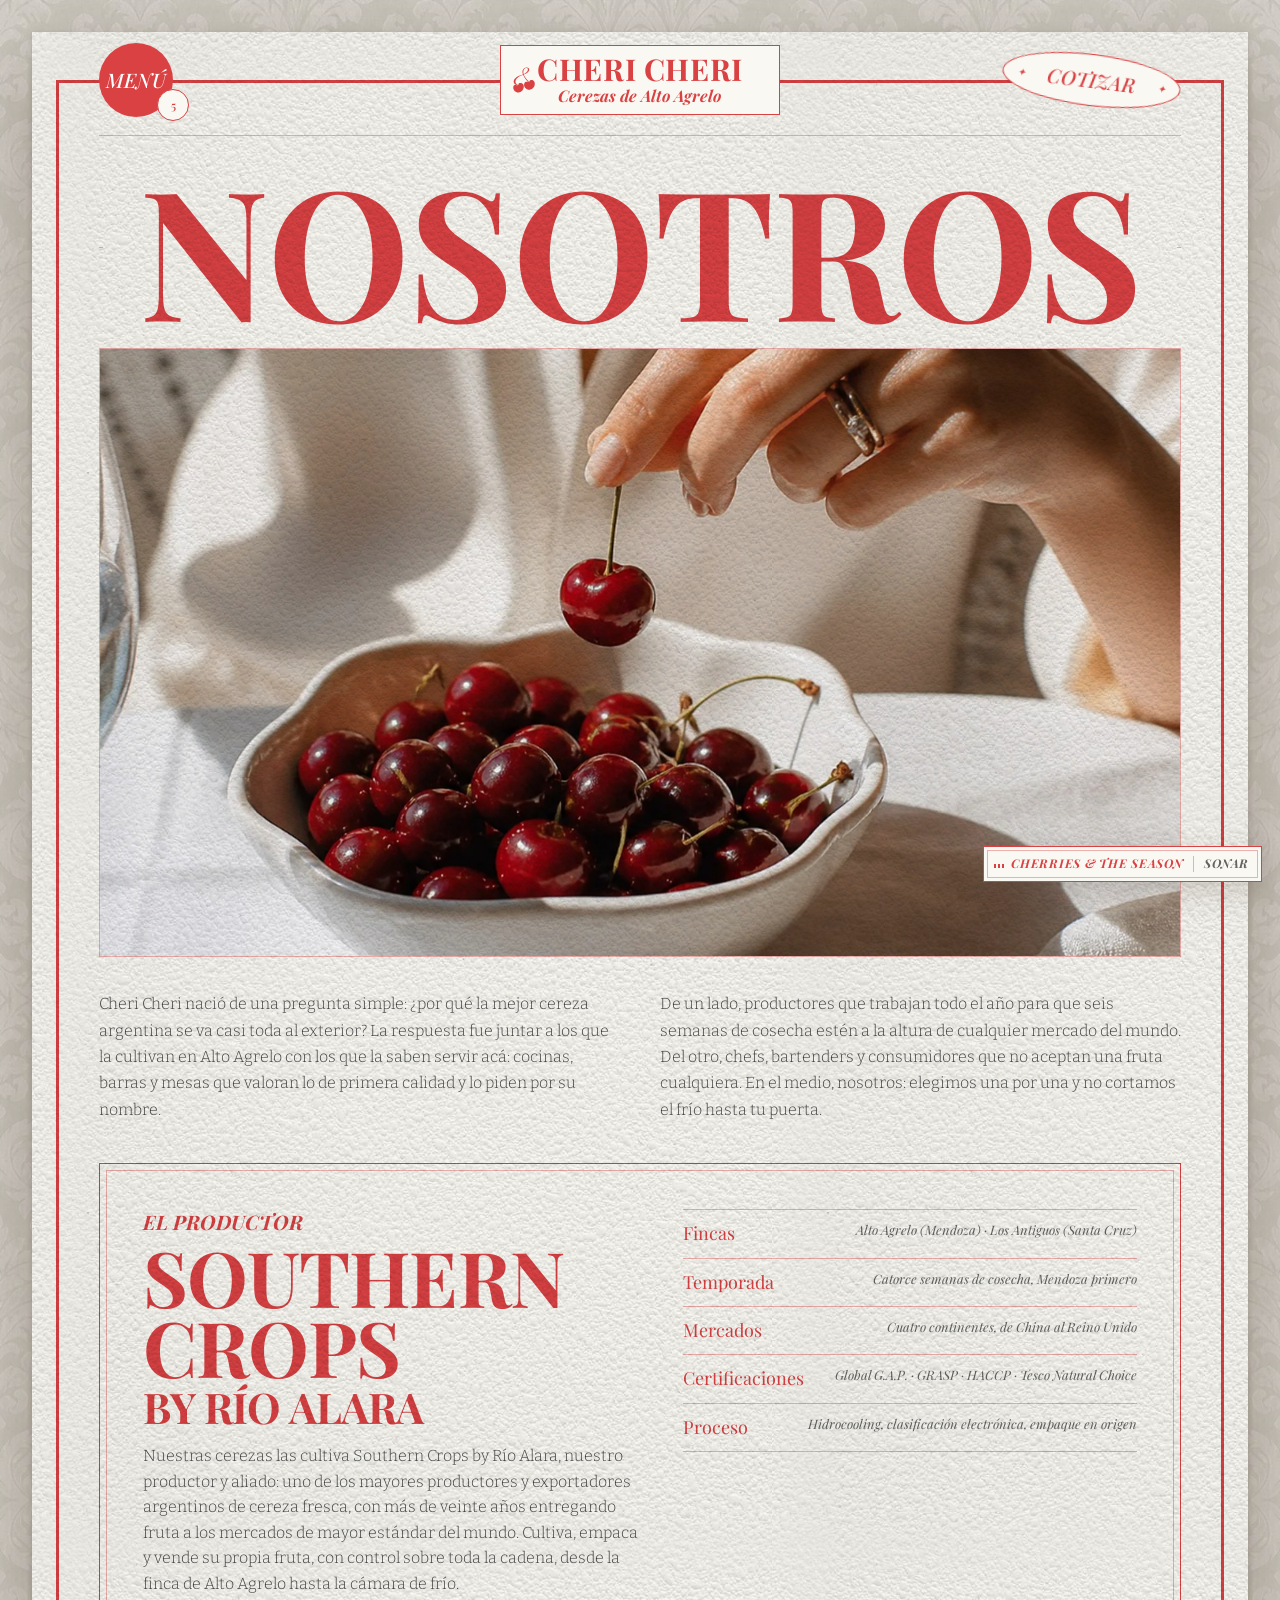
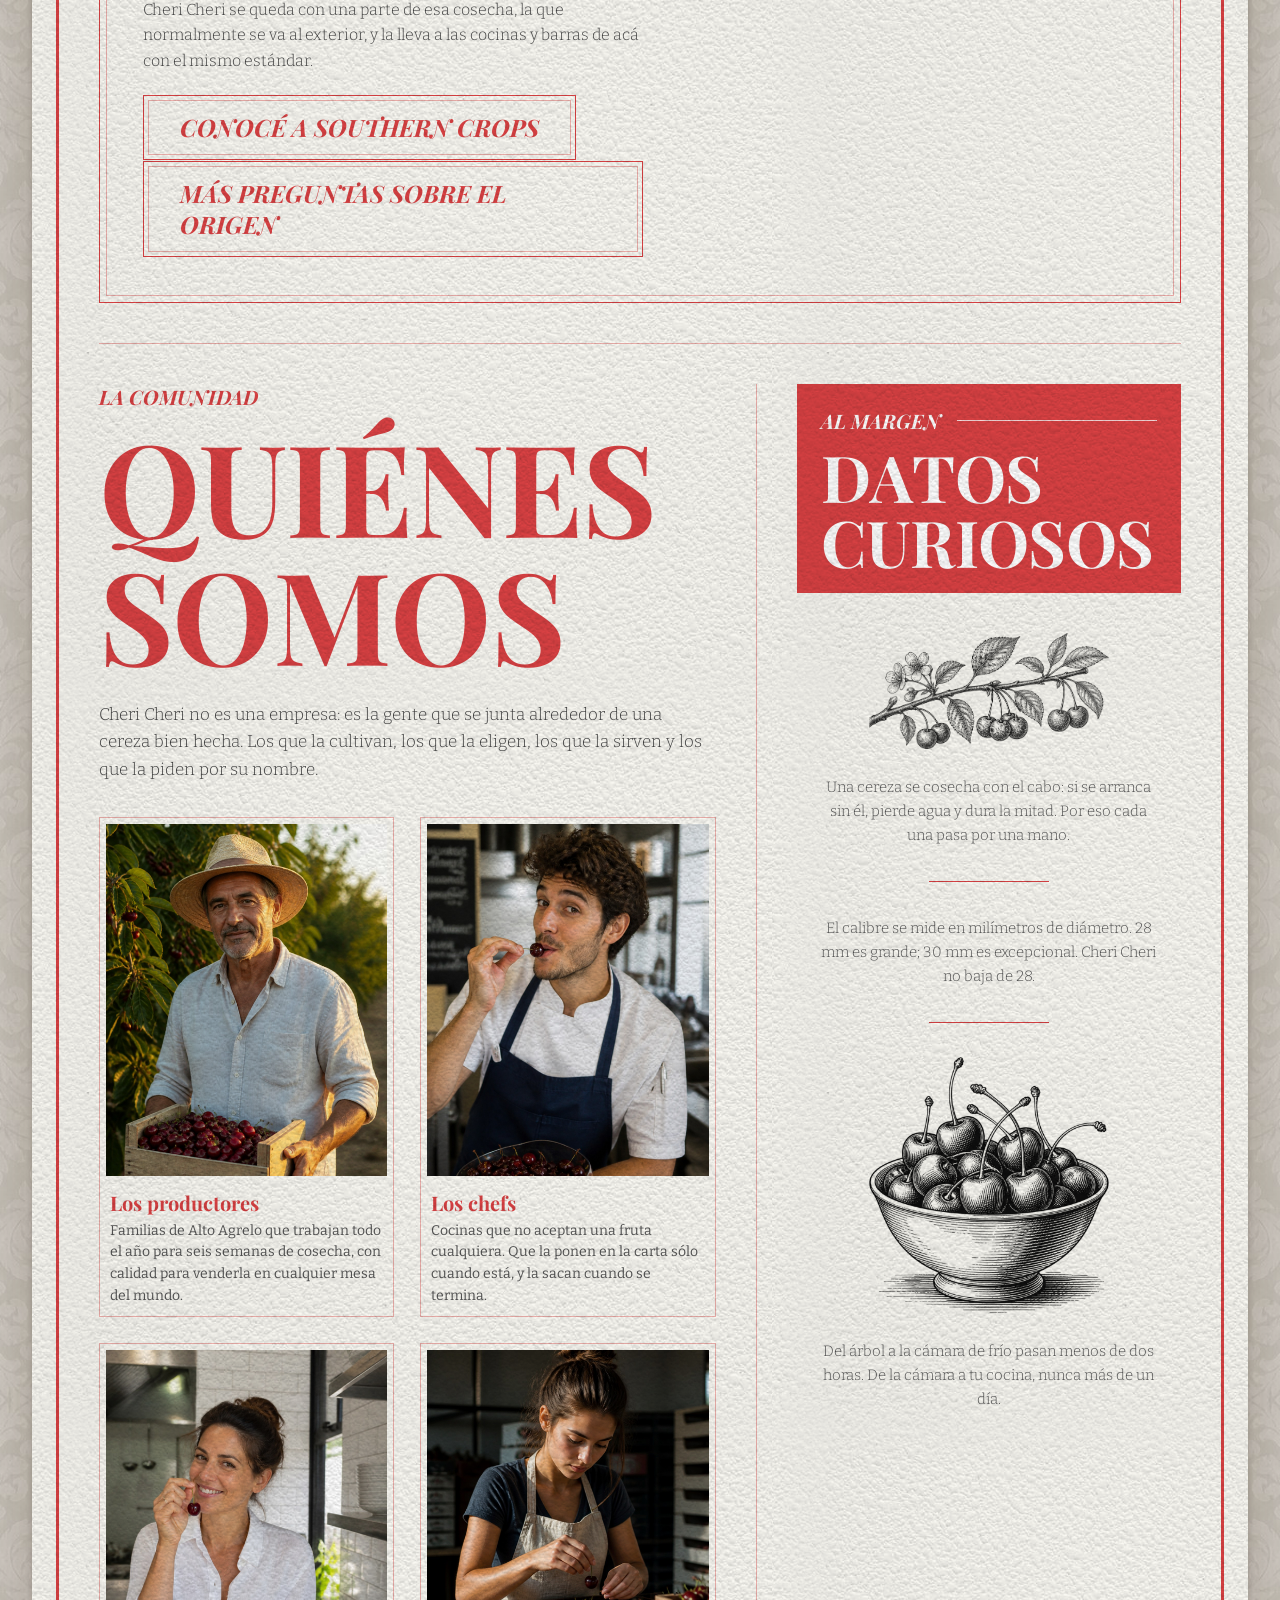
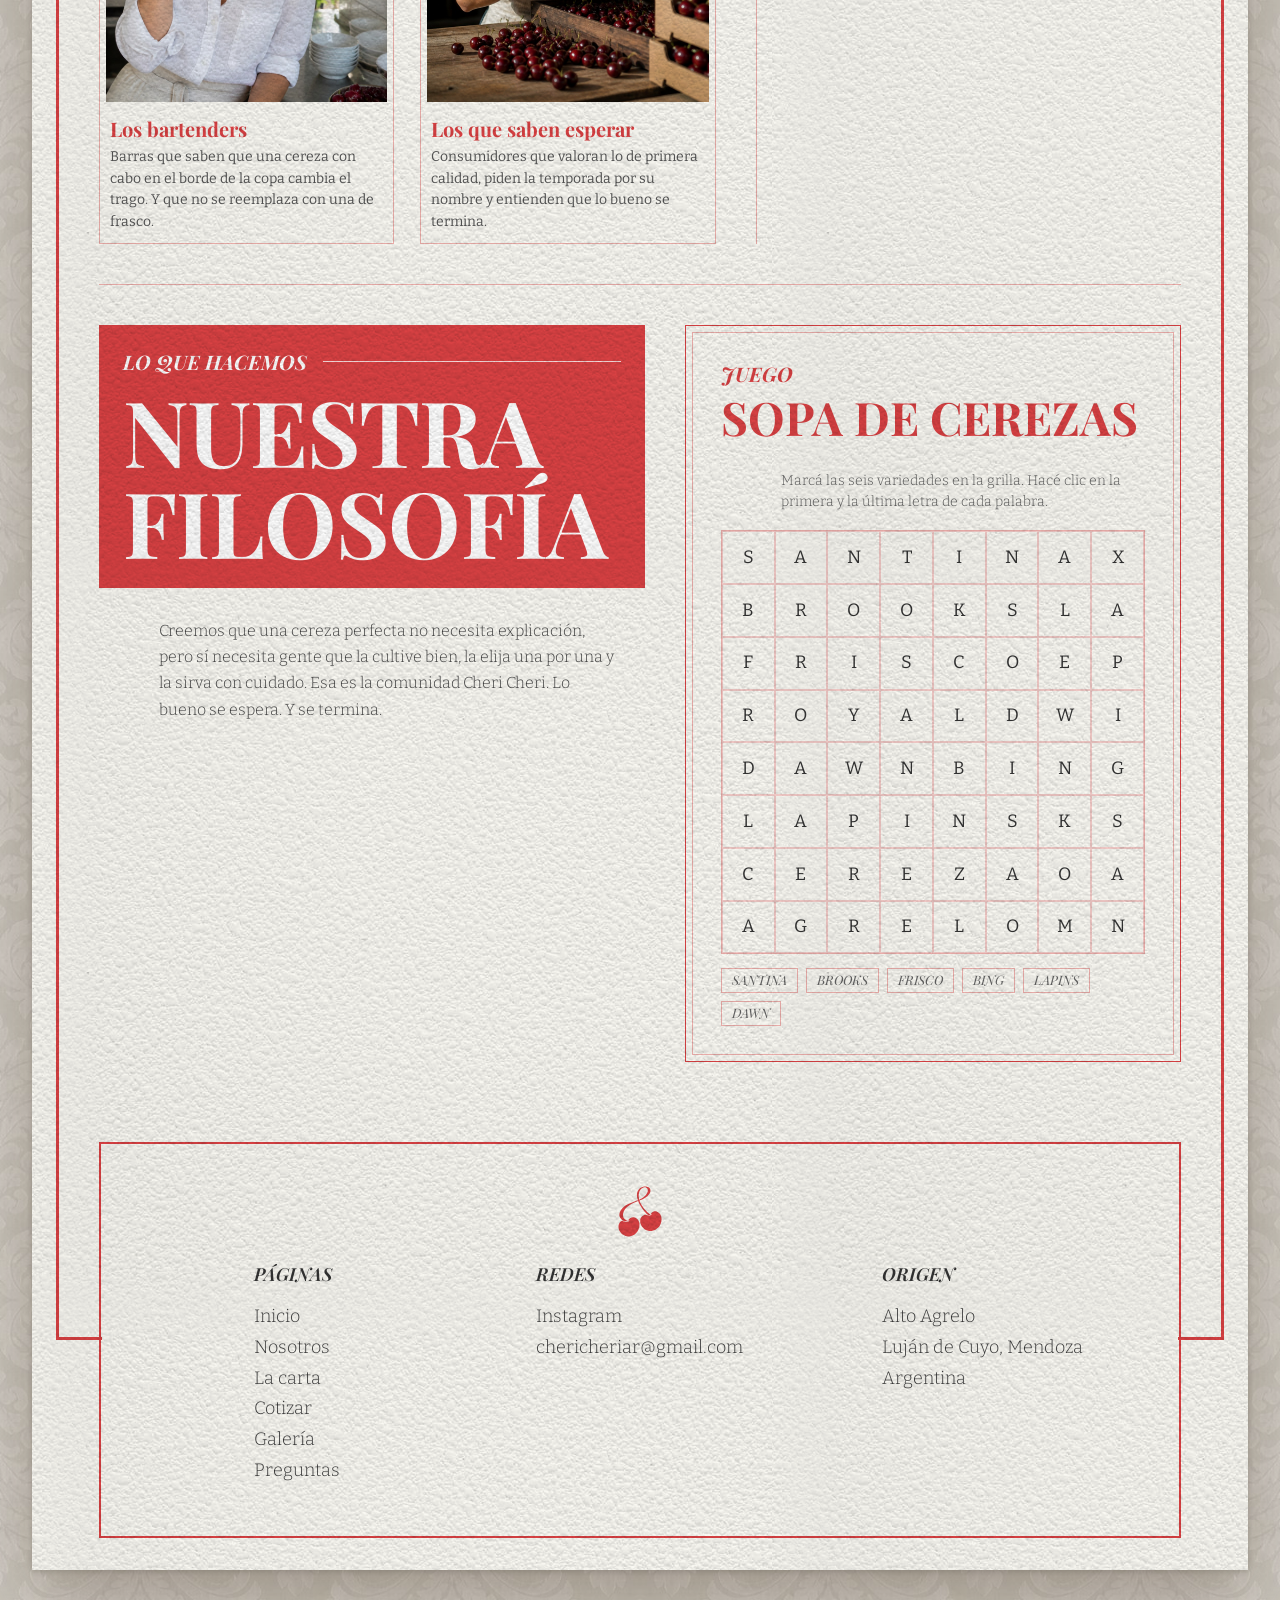
<file: nosotros.html>
<!doctype html>
<html lang="es">
<head>
<meta charset="utf-8">
<meta name="viewport" content="width=device-width, initial-scale=1">
<meta name="theme-color" content="#DA4143">
<!-- seo:start -->
<title data-en="About · The Cheri Cheri community: growers, chefs and bartenders">Nosotros · La comunidad Cheri Cheri: productores, chefs y bartenders</title>
<meta name="description" data-en="Cheri Cheri is a community around a cherry done right: the Alto Agrelo growers who cultivate it, the chefs and bartenders who serve it and the people who wait for it every season." content="Cheri Cheri es una comunidad alrededor de la cereza bien hecha: los productores de Alto Agrelo que la cultivan, los chefs y bartenders que la sirven y la gente que la espera cada temporada.">
<meta name="keywords" content="productores de cerezas Mendoza, Alto Agrelo, Luján de Cuyo, cerezas para chefs, cerezas para bartenders, comunidad gastronómica Mendoza">
<meta name="robots" content="index,follow,max-image-preview:large,max-snippet:-1,max-video-preview:-1">
<meta name="author" content="Cheri Cheri">
<meta name="geo.region" content="AR-M"><meta name="geo.placename" content="Alto Agrelo, Luján de Cuyo, Mendoza">
<link rel="canonical" href="https://chericheri.ar/nosotros.html">
<link rel="alternate" hreflang="es" href="https://chericheri.ar/nosotros.html"><link rel="alternate" hreflang="en" href="https://chericheri.ar/nosotros.html?lang=en"><link rel="alternate" hreflang="x-default" href="https://chericheri.ar/nosotros.html">
<meta property="og:type" content="website"><meta property="og:site_name" content="Cheri Cheri"><meta property="og:locale" content="es_AR"><meta property="og:locale:alternate" content="en_US">
<meta property="og:url" content="https://chericheri.ar/nosotros.html"><meta property="og:title" content="Nosotros · La comunidad Cheri Cheri: productores, chefs y bartenders"><meta property="og:description" content="Cheri Cheri es una comunidad alrededor de la cereza bien hecha: los productores de Alto Agrelo que la cultivan, los chefs y bartenders que la sirven y la gente que la espera cada temporada.">
<meta property="og:image" content="https://chericheri.ar/img/og.jpg"><meta property="og:image:width" content="1200"><meta property="og:image:height" content="630"><meta property="og:image:alt" content="Cerezas Cheri Cheri de Alto Agrelo">
<meta name="twitter:card" content="summary_large_image"><meta name="twitter:title" content="Nosotros · La comunidad Cheri Cheri: productores, chefs y bartenders"><meta name="twitter:description" content="Cheri Cheri es una comunidad alrededor de la cereza bien hecha: los productores de Alto Agrelo que la cultivan, los chefs y bartenders que la sirven y la gente que la espera cada temporada."><meta name="twitter:image" content="https://chericheri.ar/img/og.jpg">
<link rel="icon" href="/favicon.ico" sizes="32x32"><link rel="icon" href="/icon.svg" type="image/svg+xml"><link rel="apple-touch-icon" href="/apple-touch-icon.png"><link rel="manifest" href="/site.webmanifest">
<link rel="sitemap" type="application/xml" href="/sitemap.xml">
<link rel="preconnect" href="https://fonts.googleapis.com"><link rel="preconnect" href="https://fonts.gstatic.com" crossorigin>
<link rel="alternate" type="text/plain" href="/llms.txt" title="llms.txt">
<script type="application/ld+json">{"@context":"https://schema.org","@graph":[{"@type":"Organization","@id":"https://chericheri.ar/#org","name":"Cheri Cheri","alternateName":"Cheri Cheri Cerezas","url":"https://chericheri.ar","logo":{"@type":"ImageObject","url":"https://chericheri.ar/img/logo.png"},"image":"https://chericheri.ar/img/og.jpg","slogan":"Cherries & the season","description":"Marca de cerezas premium de Alto Agrelo (Luján de Cuyo, Mendoza, Argentina). Venta mayorista en cajas de 5 kg y pallets a restaurantes, bares, hoteles, caterings y distribuidores, sólo en temporada.","email":"chericheriar@gmail.com","sameAs":["https://instagram.com/chericheri.ar"],"address":{"@type":"PostalAddress","addressLocality":"Alto Agrelo","addressRegion":"Mendoza","addressCountry":"AR"},"areaServed":{"@type":"Country","name":"Argentina"},"contactPoint":{"@type":"ContactPoint","contactType":"sales","email":"chericheriar@gmail.com","availableLanguage":["es","en"]},"knowsAbout":["cerezas","cherries","Royal Dawn","Brooks","Frisco","Santina","Bing","Lapins","venta mayorista de fruta","gastronomía"]},{"@type":"Organization","@id":"https://www.southerncrops.com.ar/#org","name":"Southern Crops by Río Alara","url":"https://www.southerncrops.com.ar/","description":"Productor y exportador argentino de cereza fresca, con fincas en Alto Agrelo (Mendoza) y Los Antiguos (Santa Cruz). Productor y aliado de Cheri Cheri."},{"@type":"WebSite","@id":"https://chericheri.ar/#site","url":"https://chericheri.ar","name":"Cheri Cheri","publisher":{"@id":"https://chericheri.ar/#org"},"inLanguage":["es","en"]},{"@type":"WebPage","@id":"https://chericheri.ar/nosotros.html","url":"https://chericheri.ar/nosotros.html","name":"Nosotros · La comunidad Cheri Cheri: productores, chefs y bartenders","description":"Cheri Cheri es una comunidad alrededor de la cereza bien hecha: los productores de Alto Agrelo que la cultivan, los chefs y bartenders que la sirven y la gente que la espera cada temporada.","isPartOf":{"@id":"https://chericheri.ar/#site"},"about":{"@id":"https://chericheri.ar/#org"},"inLanguage":"es","primaryImageOfPage":"https://chericheri.ar/img/og.jpg"},{"@type":"BreadcrumbList","itemListElement":[{"@type":"ListItem","position":1,"name":"Inicio","item":"https://chericheri.ar/"},{"@type":"ListItem","position":2,"name":"Nosotros","item":"https://chericheri.ar/nosotros.html"}]},{"@type":"AboutPage","@id":"https://chericheri.ar/nosotros.html#about","url":"https://chericheri.ar/nosotros.html","name":"Nosotros","about":{"@id":"https://chericheri.ar/#org"}}]}</script>
<!-- seo:end -->

<link rel="preconnect" href="https://fonts.googleapis.com"><link rel="preconnect" href="https://fonts.gstatic.com" crossorigin>
<link href="https://fonts.googleapis.com/css2?family=Playfair+Display:ital,wght@0,400..900;1,400..900&family=Bitter:ital,wght@0,300..700;1,300..700&family=PT+Sans:ital,wght@0,400;0,700;1,400;1,700&display=swap" rel="stylesheet">
<style>
:root{--red:#DA4143;--paper:#F9F8F2;--paper2:#F7F4EC;--ink:#333;--dark:#1a1a1a;--rule:rgba(218,65,67,.4);--grey:#636363;
 --pf:'Playfair Display',Georgia,serif;--bt:'Bitter',Georgia,serif;--pt:'PT Sans',Arial,sans-serif}
*{box-sizing:border-box;margin:0;padding:0}
html{scroll-behavior:smooth}
body{font-family:var(--bt);font-size:18px;line-height:1.3;color:var(--ink);background:#D9D4C9 url(img/damasco.jpg) center top/1000px 1000px repeat;padding:18px;min-height:100vh}
img{display:block;max-width:100%}
a{color:inherit;text-decoration:none}
button{font:inherit;cursor:pointer;background:none;border:0;color:inherit}
h1,h2,h3{font-family:var(--pf);font-weight:700;color:var(--red);line-height:.95;text-transform:uppercase}
.lbl{font-family:var(--pt);font-style:italic;font-weight:700;text-transform:uppercase;letter-spacing:.04em;color:var(--red)}
.btn{display:inline-block;position:relative;font-family:var(--pt);font-style:italic;font-weight:700;text-transform:uppercase;font-size:20px;color:var(--red);padding:16px 36px;border:1px solid var(--red);transition:.25s}
.btn::after{content:"";position:absolute;inset:4px;border:1px solid var(--rule);pointer-events:none}
.btn:hover{background:var(--red);color:#fff}
.btn.w{color:#fff;border-color:#fff}.btn.w::after{border-color:rgba(255,255,255,.5)}.btn.w:hover{background:#fff;color:var(--red)}
.dc{float:left;background:var(--dark);color:#fff;font-family:var(--pf);font-weight:700;font-size:92px;line-height:1;width:1.05em;height:1.05em;display:flex;align-items:center;justify-content:center;margin:0 14px 2px 0}
p{font-weight:300}
.rule{border:0;border-top:1px solid var(--rule);margin:0}
:focus-visible{outline:2px solid var(--red);outline-offset:3px}

/* sheet */
.sheet{position:relative;max-width:1420px;margin:0 auto;overflow:hidden;box-shadow:0 30px 80px rgba(60,40,20,.35),0 2px 6px rgba(0,0,0,.15);padding:28px 48px 48px}
.sheet{background:var(--paper)}
.sheet::before{content:"";position:absolute;inset:0;background:url(img/paper.png) 0 0/740px 740px repeat;mix-blend-mode:multiply;pointer-events:none;z-index:5}
.sheet>*{position:relative;z-index:1}
@media (max-width:760px){body{padding:8px}.sheet{padding:18px 14px 28px;min-width:0;width:100%}.menu-h{font-size:13vw}.cols>div,.spec>div,.order>div{min-width:0;width:100%}.menu .btns{justify-content:flex-start}.book h2{font-size:15vw}}

/* header */
.top{display:grid;grid-template-columns:1fr auto 1fr;align-items:center;padding-bottom:18px;border-bottom:1px solid var(--rule)}
.menubtn{justify-self:start;position:relative;width:74px;height:74px;border-radius:50%;background:var(--red);color:#fff;font-family:var(--pt);font-weight:700;font-style:italic;text-transform:uppercase;font-size:14px;display:grid;place-items:center;line-height:1}
.menubtn i{position:absolute;right:-16px;bottom:-4px;width:32px;height:32px;border-radius:50%;background:var(--paper);border:1px solid var(--red);color:var(--red);font-style:normal;font-size:12px;display:grid;place-items:center}
.masthead{text-align:center;padding:8px 36px;border:1px solid var(--red);position:relative}
.masthead::after{content:"";position:absolute;inset:4px;border:1px solid var(--rule)}
.masthead b{display:block;font-family:var(--pf);font-weight:900;font-size:30px;letter-spacing:.06em;color:var(--red);line-height:1;text-transform:uppercase}
.masthead small{display:block;font-family:var(--pt);font-style:italic;font-size:14px;color:var(--red);margin-top:2px}
.cta-pill{justify-self:end;font-family:var(--pt);font-style:italic;font-weight:700;text-transform:uppercase;font-size:15px;color:var(--red);border:1px solid var(--red);border-radius:999px;padding:12px 40px;position:relative;letter-spacing:.06em}
.cta-pill::before,.cta-pill::after{content:"✦";position:absolute;top:50%;transform:translateY(-50%);font-size:10px}
.cta-pill::before{left:14px}.cta-pill::after{right:14px}
.cta-pill:hover{background:var(--red);color:#fff}
@media (max-width:760px){.top{grid-template-columns:auto 1fr auto;gap:10px}.masthead{padding:6px 14px}.masthead b{font-size:18px}.cta-pill{padding:10px 20px;font-size:12px}.cta-pill::before,.cta-pill::after{display:none}.menubtn{width:56px;height:56px;font-size:11px}}

/* hero */
.hero{position:relative;padding-top:10px}
.ticker{overflow:hidden;white-space:nowrap;border-bottom:1px solid var(--rule);width:100%}
.ticker .track{display:inline-flex;align-items:center;gap:60px;animation:tick 30s linear infinite;will-change:transform}
.ticker h1{font-size:clamp(84px,15vw,236px);letter-spacing:-.01em;line-height:1;padding:8px 0 0;display:inline-flex;align-items:center;gap:60px}
.ticker .ico{width:clamp(40px,4vw,56px);height:clamp(40px,4vw,56px);flex:none;color:var(--red)}
@keyframes tick{to{transform:translateX(-50%)}}
.stamp{position:absolute;right:0;top:150px;width:clamp(120px,15vw,230px);height:auto;transform:rotate(-12deg);z-index:3;pointer-events:none}
.award{text-align:right;font-family:var(--pt);font-style:italic;color:var(--red);font-size:16px;padding:8px 0 10px}
.herofig{position:relative;border:1px solid var(--rule);padding:0;margin:0}
.herofig img{width:100%;aspect-ratio:1380/1039;object-fit:cover}
.herofig .quote{position:absolute;left:40px;bottom:40px;max-width:430px;background:var(--dark);color:#fff;padding:26px 28px;font-size:20px;line-height:1.45;font-weight:400}
@media (max-width:760px){.herofig .quote{position:static;max-width:none;font-size:16px;padding:18px}.stamp{top:40px;width:90px}.ticker h1{gap:24px}}

/* generic two-col */
.cols{display:grid;grid-template-columns:minmax(0,1.6fr) minmax(0,1fr);gap:0}
.cols>div{padding:40px 0 40px 0}.cols>div:first-child{padding-right:40px}.cols>div+div{padding-left:40px}
.cols>div+div{border-left:1px solid var(--rule)}
@media (max-width:900px){.cols{grid-template-columns:1fr}.cols>div{padding:30px 0}.cols>div+div{border-left:0;border-top:1px solid var(--rule)}}

/* menu block */
.menu-h{font-size:clamp(56px,8.6vw,140px);margin:0 0 30px;letter-spacing:-.02em;line-height:.9}
.ill{display:block;margin:0 auto;mix-blend-mode:multiply}
.menu .ill{width:min(78%,560px)}
.menu p{margin-top:28px;max-width:62ch;line-height:1.6}
.menu .btns{text-align:right;margin-top:36px;display:flex;justify-content:flex-end;gap:14px;flex-wrap:wrap}
.reserve{text-align:center}
.redbox{background:var(--red);color:#fff;padding:22px 24px 26px;text-align:left}
.redbox .lbl{color:#fff;display:flex;align-items:center;gap:16px;font-size:18px}
.redbox .lbl::after{content:"";flex:1;height:1px;background:rgba(255,255,255,.7)}
.redbox h2{color:#fff;font-size:clamp(44px,5.4vw,76px);margin-top:8px}
.reserve .ill{width:min(70%,330px);margin:30px auto 20px}
.reserve .info{display:flex;flex-direction:column;gap:22px;font-size:20px;line-height:1.4}
.reserve .info b{display:block;font-family:var(--bt);font-weight:500;text-transform:uppercase;color:var(--dark);letter-spacing:.04em;margin-bottom:8px}
.reserve .info a{color:var(--grey);font-size:18px}

/* who */
.who{margin-top:28px;padding-top:28px;border-top:1px solid var(--rule);display:grid;grid-template-columns:minmax(0,1fr) minmax(0,1fr);gap:48px}
.who .text .redbox{padding:30px 24px 10px}
.who .text .redbox h2{font-size:clamp(48px,6.4vw,104px);line-height:.9}
.who .text p{margin-top:28px;line-height:1.6;font-size:19px}
.who .text .btns{text-align:right;margin-top:40px}
.who figure{border:1px solid var(--rule);padding:6px;align-self:stretch}
.who figure img{width:100%;height:100%;object-fit:cover}
@media (max-width:900px){.who{grid-template-columns:1fr}}

/* special section (bellini) */
.spec{margin-top:28px;padding-top:28px;border-top:1px solid var(--rule);display:grid;grid-template-columns:minmax(0,1.9fr) minmax(0,1fr);gap:0}
.spec .left{padding-right:36px;border-right:1px solid var(--rule)}
.spec .left h2{font-size:clamp(56px,8.6vw,140px);line-height:.9;position:relative;margin:0}
.spec .left h2{display:grid;grid-template-columns:auto 1fr;align-items:end;gap:30px}.spec .left h2 .ill{position:static;width:clamp(90px,12vw,200px);margin:0 0 0 auto;mix-blend-mode:multiply;transform:none;justify-self:end}
.spec .grid{display:grid;grid-template-columns:1.4fr 1fr;gap:28px;margin-top:40px}
.spec .grid figure{border:1px solid var(--rule);padding:6px}
.spec .grid figure img{width:100%;aspect-ratio:4/5;object-fit:cover}
.spec .card{border:1px solid var(--red);padding:6px}
.spec .card>div{border:1px solid var(--rule);height:100%;padding:40px 24px;text-align:center;font-size:17px;line-height:1.6;display:flex;flex-direction:column;gap:30px;align-items:center;justify-content:center}
.spec .card b{display:block;font-family:var(--pt);font-style:italic;font-weight:700;text-transform:uppercase;color:var(--dark);margin-bottom:4px}
.spec .right{padding-left:36px;text-align:center}
.spec .right h3{font-family:var(--pf);font-style:italic;font-size:clamp(34px,3.4vw,46px);line-height:1;color:var(--red);text-transform:none;margin:0 0 50px}
.spec .right .item{margin-top:40px}
.spec .right .item b{display:block;font-family:var(--pt);font-weight:700;font-style:italic;text-transform:uppercase;color:var(--dark);font-size:15px;letter-spacing:.06em}
.spec .right .item .ill{width:min(70%,220px);margin:18px auto}
.spec .right .item p{font-size:15px;line-height:1.5;max-width:30ch;margin:0 auto}
.spec .right hr{width:90px;margin:36px auto 0}
@media (max-width:900px){.spec{grid-template-columns:1fr}.spec .left{padding:0;border:0}.spec .right{padding:30px 0 0;border-top:1px solid var(--rule);margin-top:30px}.spec .grid{grid-template-columns:1fr}}

/* order / formats */
.order{margin-top:28px;padding-top:28px;border-top:1px solid var(--rule);display:grid;grid-template-columns:minmax(0,1.9fr) minmax(0,1fr);gap:0}
.order .left{padding-right:36px;border-right:1px solid var(--rule)}
.order .head{display:block}
.order .head h2{font-size:clamp(56px,8.6vw,140px);line-height:.9;margin:0}
.order .head .blurb{font-size:17px;line-height:1.6;max-width:62ch;margin-top:28px}
.order .head .blurb .dc{font-size:78px}
.prods{display:grid;grid-template-columns:repeat(3,1fr);gap:24px;margin-top:44px}
.prod figure{background:#F1EFE8;aspect-ratio:1;display:grid;place-items:center;padding:12px}
.prod .ill{width:70%;margin:0}
.prod b{display:block;margin-top:14px;font-family:var(--pf);font-weight:700;color:var(--red);font-size:17px}
.prod span{display:block;font-size:14px;color:var(--grey);margin-top:2px}
.order .btns{text-align:right;margin-top:40px}
.order .right{padding-left:36px;text-align:center}
.order .right h3{font-family:var(--pf);font-style:italic;font-size:clamp(34px,3.4vw,46px);line-height:1;color:var(--red);text-transform:none;margin:0 0 28px}
.note{background:var(--red);color:#fff;padding:40px 28px;text-align:center;font-size:17px;line-height:1.55}
.note .hi{font-family:var(--pf);font-style:italic;font-size:30px;display:block;margin-bottom:22px}
.note .sig{font-family:var(--pf);font-style:italic;font-size:30px;display:block;margin-top:26px}
.order .right figure{margin-top:0}
.order .right figure img{width:100%;aspect-ratio:3/4;object-fit:cover}
@media (max-width:900px){.order{grid-template-columns:1fr}.order .left{padding:0;border:0}.order .right{padding:30px 0 0;margin-top:30px;border-top:1px solid var(--rule)}.order .head{grid-template-columns:1fr}.prods{grid-template-columns:repeat(3,1fr);gap:10px}.prod b{font-size:14px}}

/* book */
.book{margin-top:48px;padding-top:40px;border-top:3px dashed var(--rule);position:relative}
.book .stamp2{position:absolute;right:20px;top:30px;width:clamp(110px,14vw,210px);transform:rotate(14deg);pointer-events:none}
.book h2{font-size:clamp(56px,8.6vw,140px);line-height:.9;margin:0}
.book .grid{display:grid;grid-template-columns:minmax(0,1fr) minmax(0,1.4fr);gap:60px;margin-top:40px}
.book .grid p{font-size:17px;line-height:1.6}
.book .grid p .dc{font-size:78px}
.form{display:grid;grid-template-columns:1fr 1fr;gap:26px 40px}
.form label{display:block}
.form .tag{display:inline-block;font-family:var(--pt);font-style:italic;font-weight:700;text-transform:uppercase;font-size:15px;color:var(--red);border:1px solid var(--red);padding:5px 12px;position:relative;margin-bottom:0}
.form .tag::after{content:"";position:absolute;inset:3px;border:1px solid var(--rule)}
.form input,.form select,.form textarea{display:block;width:100%;margin-top:0;background:#EEECE4;border:0;padding:16px 14px;font:inherit;font-size:17px;color:var(--ink);font-weight:300}
.form input::placeholder,.form textarea::placeholder{color:#b1aea6}
.form textarea{grid-column:1/-1;min-height:90px;resize:vertical}
.form .full{grid-column:1/-1}
.form .submit{display:flex;align-items:flex-end;justify-content:flex-end}
.form .submit .btn{width:100%;text-align:center}
#done{display:none;padding:30px 0;font-size:20px;line-height:1.5}#done.show{display:block}
@media (max-width:900px){.book .grid{grid-template-columns:1fr;gap:30px}.form{grid-template-columns:1fr;gap:16px}}

/* footer */
footer{margin-top:60px;border:2px solid var(--red);position:relative;padding:50px 40px}
footer::before{content:"";position:absolute;left:-40px;right:-40px;top:-40px;bottom:40px;border-bottom:1px solid var(--red);border-left:1px solid var(--red);border-right:1px solid var(--red);pointer-events:none;z-index:-1}
footer .g{display:grid;grid-template-columns:repeat(3,1fr);gap:30px;max-width:980px;margin:0 auto}
footer b{display:block;font-family:var(--pt);font-style:italic;font-weight:700;text-transform:uppercase;color:var(--dark);margin-bottom:14px;font-size:15px}
footer a,footer span{display:block;color:var(--grey);font-size:17px;line-height:1.9}
@media (max-width:760px){footer{padding:30px 20px}footer::before{display:none}footer .g{grid-template-columns:1fr;gap:20px}}

.rv{opacity:0;transform:translateY(24px);transition:opacity .8s ease,transform .8s ease}
.rv.in{opacity:1;transform:none}
@media (prefers-reduced-motion:reduce){.rv{opacity:1;transform:none}.ticker .track{animation:none}}

.zoomf{overflow:hidden}.zoomf img{transition:transform 1.4s cubic-bezier(.2,.7,.2,1)}.zoomf:hover img{transform:scale(1.04)}
.herofig{overflow:hidden}.herofig img{will-change:transform;transform:scale(1.06)}
/* Da Maria menu */
.page{transition:transform .9s cubic-bezier(.65,0,.2,1);transform-origin:50% 0}
body.menu .page{transform:translateX(40vw) translateY(60px) rotate(8deg) scale(1.05)}
body.menu{overflow:hidden}
nav.main{display:block;background:#F6F3EC url(img/paper.png) 0 0/740px;background-blend-mode:multiply;position:fixed;left:40px;top:40px;width:min(440px,calc(100vw - 80px));height:calc(100vh - 80px);z-index:90;box-shadow:0 30px 70px rgba(60,40,20,.3);padding:42px 46px;transform:translateX(-120%);transition:transform .9s cubic-bezier(.65,0,.2,1);visibility:hidden}
nav.main::before{content:"";position:absolute;left:30px;right:30px;top:24px;height:1px;background:var(--red)}
nav.main::after{content:"";position:absolute;left:30px;right:30px;bottom:24px;height:1px;background:var(--red)}
body.menu nav.main{transform:none;visibility:visible}
nav.main .hd{display:flex;justify-content:space-between;align-items:center;font-family:var(--pt);font-style:italic;font-weight:700;font-size:13px;color:var(--ink);letter-spacing:.06em;margin-bottom:38px}
nav.main .x{width:20px;height:20px;background:var(--red);color:#fff;font-size:13px;display:grid;place-items:center;font-style:normal;font-weight:400}
nav.main a{display:block;font-family:var(--pf);font-weight:700;text-transform:uppercase;font-size:clamp(26px,2.4vw,34px);color:var(--ink);line-height:1.5;opacity:0;transform:translateX(-14px);transition:opacity .5s,transform .6s cubic-bezier(.2,.7,.2,1),color .25s}
nav.main a:hover,nav.main a.cur{color:var(--red)}
body.menu nav.main a{opacity:1;transform:none}
body.menu nav.main a:nth-child(2){transition-delay:.25s}body.menu nav.main a:nth-child(3){transition-delay:.32s}body.menu nav.main a:nth-child(4){transition-delay:.39s}body.menu nav.main a:nth-child(5){transition-delay:.46s}body.menu nav.main a:nth-child(6){transition-delay:.53s}body.menu nav.main a:nth-child(7){transition-delay:.6s}
nav.main .btn{margin-top:40px;font-size:14px;padding:12px 24px;opacity:0;transition:opacity .5s .7s}
body.menu nav.main .btn{opacity:1}
#veil{position:fixed;inset:0;z-index:80;background:rgba(40,30,20,.15);opacity:0;pointer-events:none;transition:opacity .6s}
body.menu #veil{opacity:1;pointer-events:auto}
@media (max-width:760px){nav.main{left:12px;top:12px;width:calc(100vw - 24px);height:calc(100vh - 24px);padding:30px 26px}body.menu .page{transform:translateX(30vw) scale(1.08)}}
@media (prefers-reduced-motion:reduce){.page,nav.main,nav.main a{transition:none!important}} .top{position:relative} .lang{position:absolute;right:0;top:calc(100% + 10px);z-index:20;display:flex;gap:6px;align-items:center;font-family:var(--pt);font-style:italic;font-weight:700;font-size:12px;letter-spacing:.1em;color:var(--grey)} .lang button{color:var(--grey);padding:4px 2px;min-height:0} .lang button.on{color:var(--red);text-decoration:underline;text-underline-offset:4px} @media (max-width:760px){.lang{top:calc(100% + 6px)}}  /* headings — Da Maria spec */ h1,h2{letter-spacing:-.012em;line-height:1!important} .redbox{padding:24px 16px!important} .redbox .lbl{font-family:var(--bt)!important;font-style:normal!important;font-weight:400!important;text-transform:none!important;letter-spacing:0!important;font-size:18px!important;color:#fff;display:block!important;margin-bottom:6px} .redbox .lbl::after{display:none!important} .redbox h2{font-size:clamp(44px,9.2vw,208px)!important;line-height:1!important;letter-spacing:-.01em!important;margin:0!important;overflow-wrap:normal} .side .redbox h2,.reserve .redbox h2,.order .right .redbox h2{font-size:clamp(40px,5.2vw,112px)!important} .who .text .redbox h2,.philo .redbox h2{font-size:clamp(48px,7.6vw,160px)!important} .eyebrow{font-family:var(--bt)!important;font-style:normal!important;font-weight:400!important;text-transform:none!important;letter-spacing:0!important;font-size:18px!important;color:var(--red)} .ph1 h1{letter-spacing:-.013em} /* per-letter reveal */ .rvl .w{display:inline-block;white-space:nowrap} .rvl .l{display:inline-block;opacity:0;transform:translateX(12px);transition:opacity .45s ease,transform .45s ease} .rvl.on .l{opacity:1;transform:none} @media (prefers-reduced-motion:reduce){.rvl .l{opacity:1;transform:none;transition:none}}   .top{position:relative} .lang{position:absolute;right:0;top:calc(100% + 10px);z-index:20;display:flex;gap:6px;align-items:center;font-family:var(--pt);font-style:italic;font-weight:700;font-size:12px;letter-spacing:.1em;color:var(--grey)} .lang button{color:var(--grey);padding:4px 2px;min-height:0} .lang button.on{color:var(--red);text-decoration:underline;text-underline-offset:4px} @media (max-width:760px){.lang{top:calc(100% + 6px)}} /* seo-fix */ header.top{z-index:30}/*feat-css*/
img{max-width:100%;height:auto}
.mk{display:block;width:22px;height:26px;color:var(--red);margin:0 auto 4px}
.masthead .mk{position:absolute;left:12px;top:50%;transform:translateY(-50%)}
.orn{display:flex;align-items:center;gap:18px;margin:14px 0 26px;color:var(--red)}
.orn::before,.orn::after{content:"";flex:1;height:1px;background:var(--rule)}
.orn svg{width:30px;height:35px;flex:none}
.fmark{display:flex;justify-content:center;margin:-8px 0 26px}.fmark svg{width:44px;height:51px;color:var(--red)}
.prod{font-size:15px;color:#555;margin-top:-6px}.prod a{color:var(--red)}
/* Southern Crops block */
.scb{border:1px solid var(--red);padding:6px;margin:40px 0 0}.scb>div{border:1px solid var(--rule);padding:38px 36px;display:grid;grid-template-columns:1.1fr 1fr;gap:40px;align-items:start}
.scb h2{font-size:clamp(44px,6vw,84px)!important;line-height:.92!important;margin:4px 0 16px!important}
.scb p{font-size:16px;line-height:1.6;color:#444;max-width:52ch}
.scb .certs{display:grid;gap:0;border-top:1px solid var(--rule)}
.scb .certs div{display:grid;grid-template-columns:1fr auto;gap:12px;padding:12px 0;border-bottom:1px solid var(--rule)}
.scb .certs b{font-family:var(--pf);font-weight:400;color:var(--red);font-size:18px}.scb .certs span{font-family:var(--pt);font-style:italic;color:var(--grey);font-size:13px;text-align:right}
.scb .btns{margin-top:22px}
@media(max-width:800px){.scb>div{grid-template-columns:1fr;padding:26px 20px}}
/* Q&A */
.faq{max-width:900px;margin:0 auto;padding:10px 0 40px}
.faq .intro{font-size:19px;line-height:1.55;color:#444;margin:26px auto 10px}
.faq h2.sec{margin:46px 0 6px}
.qa{border-bottom:1px solid var(--rule)}
.qa summary{list-style:none;cursor:pointer;display:grid;grid-template-columns:1fr auto;gap:18px;align-items:baseline;padding:18px 0;font-family:var(--pf);font-weight:400;color:var(--red);font-size:22px;line-height:1.2}
.qa summary::-webkit-details-marker{display:none}
.qa summary i{font-family:var(--pt);font-style:italic;font-size:13px;color:var(--grey);letter-spacing:.06em;text-transform:uppercase;white-space:nowrap}
.qa summary i::after{content:"+";display:inline-block;margin-left:8px;font-style:normal;color:var(--red);transition:transform .3s}
.qa[open] summary i::after{transform:rotate(45deg)}
.qa .a{padding:0 0 22px;max-width:62ch}
.qa .a p{font-size:16px;line-height:1.65;color:#444;margin:0}
.qa .a a{display:inline-block;margin-top:12px;font-family:var(--pt);font-style:italic;font-weight:700;text-transform:uppercase;font-size:13px;letter-spacing:.06em;color:var(--red);border-bottom:1px solid var(--rule)}
.faq .toc{display:flex;flex-wrap:wrap;justify-content:center;gap:10px 26px;margin:22px 0 0;font-family:var(--pt);font-style:italic;font-weight:700;text-transform:uppercase;font-size:13px;letter-spacing:.06em}
.faq .toc a{color:var(--red);border-bottom:1px solid var(--rule)}
@media(max-width:700px){.qa summary{font-size:19px;grid-template-columns:1fr auto}.faq h2.sec{font-size:22px!important;letter-spacing:.04em!important;gap:10px}.masthead .mk{display:none}}
/* refit headings once fonts are really in (dm.js listens to resize) */
[600,1500,3000].forEach(t=>setTimeout(()=>dispatchEvent(new Event('resize')),t));
/* reveal safety: tall blocks reveal as soon as they touch the viewport; fallback if observers never fire */
const SAFE=()=>{document.querySelectorAll('.rv:not(.in)').forEach(el=>{const r=el.getBoundingClientRect();if(r.top<innerHeight*0.92&&r.bottom>0)el.classList.add('in')});document.querySelectorAll('.rvl:not(.on)').forEach(el=>{const r=el.getBoundingClientRect();if(r.top<innerHeight*0.95&&r.bottom>0)el.classList.add('on')})};
let sT;addEventListener('scroll',()=>{clearTimeout(sT);sT=setTimeout(SAFE,80)},{passive:true});addEventListener('load',()=>{SAFE();setTimeout(SAFE,600)});setTimeout(SAFE,300);
setTimeout(()=>{document.querySelectorAll('.rv:not(.in)').forEach(el=>{if(el.getBoundingClientRect().top<innerHeight)el.classList.add('in')})},2500);
/* staggered reveal */
.sg>*{opacity:0;transform:translateY(14px);transition:opacity .7s ease,transform .7s ease}
.sg.in>*{opacity:1;transform:none}
/* parallax */
.pxw{display:block;overflow:hidden;height:100%}.pxw>img{will-change:transform;transform:scale(1.12)}
/* magnetic */
.mag{will-change:transform;transition:transform .35s cubic-bezier(.2,.7,.2,1)}
/* music */
.music{position:fixed;right:18px;bottom:18px;z-index:60;font-family:var(--pt);font-style:italic;font-weight:700;text-transform:uppercase;font-size:12px;letter-spacing:.06em;color:var(--red)}
.music .pill{display:flex;align-items:center;gap:10px;background:var(--paper);border:1px solid var(--red);padding:9px 12px 9px 10px;position:relative;box-shadow:0 10px 30px rgba(60,40,20,.18)}
.music .pill::after{content:"";position:absolute;inset:3px;border:1px solid var(--rule);pointer-events:none}
.music button{all:unset;cursor:pointer;color:inherit;font:inherit;letter-spacing:inherit;text-transform:inherit}
.music .eq{display:inline-flex;align-items:flex-end;gap:2px;height:12px;width:14px}
.music .eq i{display:block;width:2px;height:4px;background:var(--red);transition:height .3s}
.music.on .eq i{animation:eq 1s ease-in-out infinite}.music.on .eq i:nth-child(2){animation-delay:.2s}.music.on .eq i:nth-child(3){animation-delay:.45s}
@keyframes eq{0%,100%{height:4px}50%{height:12px}}
.music .mute{padding-left:10px;border-left:1px solid var(--rule);color:var(--grey)}
.music .panel{position:absolute;right:0;bottom:calc(100% + 10px);width:320px;background:var(--paper);border:1px solid var(--red);padding:6px;visibility:hidden;opacity:0;transform:translateY(6px);transition:.3s}
.music.open .panel{visibility:visible;opacity:1;transform:none}
.music .panel>div{border:1px solid var(--rule);padding:14px}
.music .panel b{display:block;font-family:var(--pf);font-weight:400;font-style:normal;text-transform:none;letter-spacing:0;font-size:20px;line-height:1.1;color:var(--red)}
.music .panel small{display:block;font-family:var(--bt);font-style:normal;font-weight:300;text-transform:none;letter-spacing:0;font-size:13px;color:var(--grey);margin:4px 0 12px}
.music .panel .emb{min-height:80px;margin-bottom:10px}.music .panel .emb iframe{display:block;border:0;border-radius:12px}
.music .panel .row{display:flex;justify-content:space-between;align-items:center;gap:12px}.music .panel a{color:var(--red);border-bottom:1px solid var(--rule)}
.music .panel .mnote{font-family:var(--bt);font-style:normal;font-weight:300;text-transform:none;letter-spacing:0;font-size:12px;color:var(--grey);margin:10px 0 0}
@media(max-width:700px){.music{right:12px;bottom:12px}.music .panel{width:min(320px,calc(100vw - 24px))}.music .lab{display:none}}
@media(prefers-reduced-motion:reduce){.sg>*{opacity:1;transform:none}.pxw>img{transform:none}.mag{transition:none}}
/* mobile fixes */
@media(max-width:767px){
 .ticker .track{animation:tick 22s linear infinite!important}
 .prods{grid-template-columns:1fr!important;gap:14px!important;margin-top:28px!important}
 .prod{display:grid;grid-template-columns:84px 1fr;grid-template-rows:auto auto;column-gap:16px;align-items:center;text-align:left;margin-top:0!important}
 .prod figure{grid-row:1/3;aspect-ratio:1;padding:8px!important}
 .prod b{align-self:end}.prod span{align-self:start}
 .feat{grid-template-columns:1fr!important;text-align:center!important;gap:12px!important}
 .feat .ill{width:60%!important;margin:0 auto!important}
 .sec{font-size:20px!important;letter-spacing:.02em!important;gap:8px!important;line-height:1.15!important;flex-wrap:wrap!important;row-gap:2px!important}
 .sec::before,.sec::after{display:none}
 .orn svg{width:24px;height:28px}
 .scb .btns .btn{display:block;margin:0 0 10px;text-align:center}
 .music .pill{padding:8px 10px}
 html,body{overflow-x:hidden;-webkit-text-size-adjust:100%}
 .sheet::before{display:none}
 .sheet,.ph1 .rules h1,.gal figure,.facts hr::after{background:#F9F8F2 url(img/paper.png) 0 0/560px 560px repeat!important;background-blend-mode:multiply}
 .ph1 .rules::before{display:none}
 .page,.sheet{margin-left:auto;margin-right:auto}
 .ph1 h1,.ph1 p{text-align:center}
 .rv{transform:translateY(12px)}
 h1,h2{overflow-wrap:anywhere}
 .stamp2{display:none!important}
 .cols .menu,.cols .reserve,.cols>div{padding-left:0!important;padding-right:0!important}
 .cols .reserve{text-align:center}
 .btn,.cta-pill{padding:12px 16px!important;font-size:13px!important;white-space:normal;text-align:center}
 .btns{display:flex;flex-direction:column;gap:10px}.btns .btn{display:block}
 a[href^='mailto:']{overflow-wrap:anywhere}
 .sheet{padding-left:20px!important;padding-right:20px!important}
 .menu-h{font-size:min(11vw,180px)!important}
}
/*feat-css-end*/</style>
<style>
/* headings — Da Maria spec */
h1,h2{letter-spacing:-.012em;line-height:1!important}
.redbox{padding:24px 16px!important}
.redbox .lbl{font-family:var(--bt)!important;font-style:normal!important;font-weight:400!important;text-transform:none!important;letter-spacing:0!important;font-size:18px!important;color:#fff;display:block!important;margin-bottom:6px}
.redbox .lbl::after{display:none!important}
.redbox h2{font-size:clamp(44px,9.2vw,208px)!important;line-height:1!important;letter-spacing:-.01em!important;margin:0!important;overflow-wrap:normal}
.side .redbox h2,.reserve .redbox h2,.order .right .redbox h2{font-size:clamp(40px,5.2vw,112px)!important}
.who .text .redbox h2,.philo .redbox h2{font-size:clamp(48px,7.6vw,160px)!important}
.eyebrow{font-family:var(--bt)!important;font-style:normal!important;font-weight:400!important;text-transform:none!important;letter-spacing:0!important;font-size:18px!important;color:var(--red)}
.ph1 h1{letter-spacing:-.013em}
/* per-letter reveal */
.rvl .w{display:inline-block;white-space:nowrap}
.rvl .l{display:inline-block;opacity:0;transform:translateX(12px);transition:opacity .45s ease,transform .45s ease}
.rvl.on .l{opacity:1;transform:none}
@media (prefers-reduced-motion:reduce){.rvl .l{opacity:1;transform:none;transition:none}}

.top{position:relative}
.lang{position:absolute;right:0;top:calc(100% + 10px);z-index:20;display:flex;gap:6px;align-items:center;font-family:var(--pt);font-style:italic;font-weight:700;font-size:12px;letter-spacing:.1em;color:var(--grey)}
.lang button{color:var(--grey);padding:4px 2px;min-height:0}
.lang button.on{color:var(--red);text-decoration:underline;text-underline-offset:4px}
@media (max-width:760px){.lang{top:calc(100% + 6px)}}

/* subpages */
.ph1{text-align:center;padding:30px 0 10px}
.ph1 h1{font-size:clamp(84px,15vw,236px);line-height:.9;letter-spacing:-.01em;display:inline-block;position:relative;padding:0 .2em}
.ph1 .rules{position:relative;margin:-.5em 0 0}
.ph1 .rules::before{content:"";position:absolute;left:0;right:0;top:50%;height:1px;background:var(--rule);z-index:0}
.ph1 .rules h1{background:var(--paper);position:relative;z-index:1}
.ph1 p{font-family:var(--pt);font-style:italic;color:var(--grey);font-size:17px;margin-top:22px}
.eyebrow{font-family:var(--pt);font-style:italic;font-weight:700;text-transform:uppercase;font-size:14px;letter-spacing:.06em;color:var(--red)}
/* carta */
.carta{display:grid;grid-template-columns:minmax(0,1.15fr) minmax(0,1fr);gap:0;margin-top:40px}
.carta>div{padding:0 40px}
.carta>div:first-child{padding-left:0;border-right:1px solid var(--rule)}
.carta>div:last-child{padding-right:0}
.sec{font-family:var(--pf);font-style:italic;font-weight:700;text-transform:uppercase;color:var(--red);font-size:clamp(30px,2.8vw,40px);text-align:center;margin:30px 0 26px;display:flex;align-items:center;justify-content:center;gap:22px}
.sec::before,.sec::after{content:"◆";font-size:12px;font-style:normal}
.item{display:grid;grid-template-columns:1fr auto;gap:8px 24px;padding:14px 0}
.item b{font-family:var(--pf);font-weight:400;color:var(--red);font-size:19px}
.item .pr{font-family:var(--pt);font-style:italic;color:var(--grey);font-size:14px;text-align:right;white-space:nowrap;padding-top:4px}
.item p{grid-column:1/-1;font-size:14px;line-height:1.5;color:#555;max-width:48ch}
.box{border:1px solid var(--red);padding:6px;margin:30px 0}
.box>div{border:1px solid var(--rule);padding:34px 30px;text-align:center}
.box .sec{margin-top:0}
.box .item{text-align:left}
.box .ill{width:min(60%,260px);margin:20px auto 0;mix-blend-mode:multiply}
.feat{display:grid;grid-template-columns:200px 1fr;gap:26px;align-items:center;text-align:left}
.feat .ill{width:100%;margin:0;mix-blend-mode:multiply}
.boxred{border:1px solid var(--red);padding:6px;margin:30px 0;background:#F3EFE6}
.boxred>div{border:1px solid var(--rule);padding:34px 30px;text-align:center}
.boxred h3{font-family:var(--pf);font-style:italic;font-weight:700;text-transform:uppercase;color:var(--red);font-size:clamp(30px,2.8vw,40px);margin-bottom:16px}
.boxred hr{width:90px;margin:0 auto 24px;border:0;border-top:1px solid var(--rule)}
.boxred .w{margin:22px 0}
.boxred .w b{display:block;font-family:var(--pf);color:var(--red);font-size:19px;font-weight:400}
.boxred .w p{font-size:14px;color:#555;line-height:1.5;max-width:40ch;margin:4px auto 0}
.boxred .w small{display:block;font-family:var(--pt);font-style:italic;color:var(--grey);font-size:13px;margin-top:6px}
.dots{border:0;border-top:4px dotted var(--rule);margin:50px 0 40px}
@media (max-width:900px){.carta{grid-template-columns:1fr}.carta>div{padding:0!important;border:0!important}.feat{grid-template-columns:120px 1fr}}
/* nosotros */
.heroimg{position:relative;border:1px solid var(--rule)}
.heroimg img{width:100%;aspect-ratio:16/9;object-fit:cover}
.twocol{display:grid;grid-template-columns:1fr 1fr;gap:40px;padding:34px 0 0;font-size:16px;line-height:1.65;color:#444}
.who2{display:grid;grid-template-columns:minmax(0,1.55fr) minmax(0,1fr);gap:0;margin-top:40px;padding-top:40px;border-top:1px solid var(--rule)}
.who2>div:first-child{padding-right:40px;border-right:1px solid var(--rule)}
.who2>div:last-child{padding-left:40px}
.who2 h2{font-size:clamp(64px,10vw,150px);line-height:.9;margin:10px 0 24px}
.who2 .intro{font-size:17px;line-height:1.6;color:#444;max-width:60ch;margin:0 0 34px}
.team{display:grid;grid-template-columns:1fr 1fr;gap:26px}
.team figure{border:1px solid var(--rule);padding:6px}
.team img{width:100%;aspect-ratio:4/5;object-fit:cover}
.team figcaption{padding:14px 4px 4px;font-family:var(--bt)}
.team figcaption b{display:block;font-family:var(--pf);color:var(--red);font-size:20px}
.team figcaption span{font-size:14px;color:#555;line-height:1.55;display:block;margin-top:4px}
.side .redbox h2{font-size:clamp(48px,6vw,96px)}
.facts{text-align:center;padding:30px 10px}
.facts .ill{width:min(70%,240px);margin:10px auto 26px;mix-blend-mode:multiply}
.facts p{font-size:15px;line-height:1.6;color:#555;max-width:34ch;margin:0 auto}
.facts hr{width:120px;margin:34px auto;border:0;border-top:1px solid var(--red);position:relative}
.facts hr::after{content:"◆";position:absolute;left:50%;top:-9px;transform:translateX(-50%);background:var(--paper);color:var(--red);font-size:11px;padding:0 8px}
.philo{display:grid;grid-template-columns:minmax(0,1.1fr) minmax(0,1fr);gap:40px;margin-top:40px;padding-top:40px;border-top:1px solid var(--rule)}
.philo .redbox h2{font-size:clamp(56px,7.4vw,118px);line-height:.9}
.philo p{font-size:16px;line-height:1.65;color:#444;max-width:46ch;margin:30px 0 0 60px}
.game{border:1px solid var(--red);padding:6px}
.game>div{border:1px solid var(--rule);padding:28px}
.game h3{font-family:var(--pf);font-weight:700;text-transform:uppercase;color:var(--red);font-size:clamp(34px,3.6vw,52px);line-height:1;margin:6px 0 12px}
.game p{font-size:14px;color:#555;line-height:1.5;margin-bottom:18px}
.grid8{display:grid;grid-template-columns:repeat(8,1fr);border:1px solid var(--rule);user-select:none}
.grid8 button{aspect-ratio:1;border:1px solid rgba(218,65,67,.25);font-family:var(--bt);font-size:clamp(14px,1.4vw,20px);color:var(--ink);background:transparent;transition:background .15s,color .15s}
.grid8 button.sel{background:rgba(218,65,67,.15)}
.grid8 button.found{background:var(--red);color:#fff}
.game .words{display:flex;flex-wrap:wrap;gap:8px;margin-top:14px}
.game .words span{font-family:var(--pt);font-style:italic;font-size:13px;color:var(--grey);border:1px solid var(--rule);padding:3px 10px}
.game .words span.done{text-decoration:line-through;color:var(--red)}
@media (max-width:900px){.twocol,.who2,.philo,.team{grid-template-columns:1fr}.who2>div{padding:0!important;border:0!important}.philo p{margin-left:0}}
/* cotizar */
.resv{display:grid;grid-template-columns:minmax(0,1fr) minmax(0,1.1fr);gap:50px;align-items:start;padding:30px 0 20px}
.resv figure{border:1px solid var(--rule);padding:6px}
.resv img{width:100%;aspect-ratio:4/5;object-fit:cover}
.resv h1{font-size:clamp(48px,6vw,88px);line-height:.95;text-align:center;margin:30px 0 20px}
.resv .lead{font-size:16px;line-height:1.6;color:#444;text-align:center;max-width:56ch;margin:0 auto 34px}
@media (max-width:900px){.resv{grid-template-columns:1fr}}
/* galeria */
.gal{position:relative;padding:20px 0 60px}
.gal .word{position:sticky;top:30vh;text-align:center;font-size:clamp(80px,16vw,250px);line-height:.85;margin:0;pointer-events:none;z-index:0}
.gal .word span{display:block}
.gal .pics{position:relative;z-index:1;margin-top:40px}
.gal figure{border:1px solid var(--rule);padding:6px;background:var(--paper);width:min(46%,560px);margin:70px 0}
.gal figure:nth-child(odd){margin-left:0}
.gal figure:nth-child(even){margin-left:auto}
.gal figure img{width:100%;height:auto;display:block}
.gal .word .rules{position:relative}
@media (max-width:900px){.gal figure{width:80%}.gal .word{top:20vh}}
</style>
<link rel="stylesheet" href="dm.css"><script src="dm.js" defer></script>
</head>
<body data-p="nosotros">
<svg width="0" height="0" style="position:absolute" aria-hidden="true"><defs>
<symbol id="isotipo" viewBox="0 0 515 595"><path fill="currentColor" fill-rule="evenodd" d="M214.0 377.0C207.8 373.0 199.0 369.8 194.0 368.0C189.0 366.2 189.0 366.2 184.0 366.0C179.0 365.8 169.0 366.3 164.0 367.0C159.0 367.7 157.3 368.7 154.0 370.0C150.7 371.3 148.3 371.8 144.0 375.0C139.7 378.2 132.0 384.8 128.0 389.0C124.0 393.2 121.3 397.8 120.0 400.0C118.7 402.2 119.2 401.3 120.0 402.0C120.8 402.7 122.8 403.7 125.0 404.0C127.2 404.3 131.5 403.7 133.0 404.0C134.5 404.3 135.2 404.7 134.0 406.0C132.8 407.3 128.8 410.3 126.0 412.0C123.2 413.7 120.3 414.8 117.0 416.0C113.7 417.2 110.5 418.3 106.0 419.0C101.5 419.7 94.8 420.2 90.0 420.0C85.2 419.8 79.7 418.7 77.0 418.0C74.3 417.3 76.5 416.8 74.0 416.0C71.5 415.2 65.7 414.5 62.0 413.0C58.3 411.5 54.2 408.0 52.0 407.0C49.8 406.0 51.7 406.0 49.0 407.0C46.3 408.0 39.8 410.7 36.0 413.0C32.2 415.3 29.3 417.5 26.0 421.0C22.7 424.5 18.7 429.7 16.0 434.0C13.3 438.3 11.7 441.5 10.0 447.0C8.3 452.5 6.5 459.8 6.0 467.0C5.5 474.2 6.0 482.8 7.0 490.0C8.0 497.2 9.7 503.5 12.0 510.0C14.3 516.5 17.2 522.7 21.0 529.0C24.8 535.3 30.7 542.8 35.0 548.0C39.3 553.2 42.5 556.2 47.0 560.0C51.5 563.8 55.3 567.2 62.0 571.0C68.7 574.8 78.0 580.0 87.0 583.0C96.0 586.0 108.5 588.0 116.0 589.0C123.5 590.0 125.7 589.7 132.0 589.0C138.3 588.3 147.5 586.7 154.0 585.0C160.5 583.3 166.2 581.0 171.0 579.0C175.8 577.0 178.5 575.7 183.0 573.0C187.5 570.3 192.7 567.3 198.0 563.0C203.3 558.7 209.5 553.3 215.0 547.0C220.5 540.7 226.7 532.0 231.0 525.0C235.3 518.0 238.5 510.7 241.0 505.0C243.5 499.3 244.3 497.5 246.0 491.0C247.7 484.5 250.2 475.2 251.0 466.0C251.8 456.8 251.8 444.2 251.0 436.0C250.2 427.8 248.3 423.0 246.0 417.0C243.7 411.0 239.5 404.2 237.0 400.0C234.5 395.8 234.8 395.8 231.0 392.0C227.2 388.2 220.2 381.0 214.0 377.0ZM473.0 308.0C467.2 303.8 460.2 301.0 455.0 299.0C449.8 297.0 446.5 296.5 442.0 296.0C437.5 295.5 432.0 295.7 428.0 296.0C424.0 296.3 422.3 296.3 418.0 298.0C413.7 299.7 406.7 302.8 402.0 306.0C397.3 309.2 393.3 313.5 390.0 317.0C386.7 320.5 383.0 324.8 382.0 327.0C381.0 329.2 382.5 329.3 384.0 330.0C385.5 330.7 389.2 330.3 391.0 331.0C392.8 331.7 394.5 333.2 395.0 334.0C395.5 334.8 395.2 335.2 394.0 336.0C392.8 336.8 391.7 337.7 388.0 339.0C384.3 340.3 377.0 343.2 372.0 344.0C367.0 344.8 361.0 344.3 358.0 344.0C355.0 343.7 355.7 342.3 354.0 342.0C352.3 341.7 351.3 342.7 348.0 342.0C344.7 341.3 338.8 338.8 334.0 338.0C329.2 337.2 324.5 336.5 319.0 337.0C313.5 337.5 307.0 338.5 301.0 341.0C295.0 343.5 288.5 346.8 283.0 352.0C277.5 357.2 271.5 366.0 268.0 372.0C264.5 378.0 263.3 383.7 262.0 388.0C260.7 392.3 260.3 392.0 260.0 398.0C259.7 404.0 259.3 416.8 260.0 424.0C260.7 431.2 261.3 433.8 264.0 441.0C266.7 448.2 272.0 460.0 276.0 467.0C280.0 474.0 283.8 478.2 288.0 483.0C292.2 487.8 295.5 491.5 301.0 496.0C306.5 500.5 315.7 506.7 321.0 510.0C326.3 513.3 327.7 513.8 333.0 516.0C338.3 518.2 348.7 521.8 353.0 523.0C357.3 524.2 357.2 522.7 359.0 523.0C360.8 523.3 358.3 524.7 364.0 525.0C369.7 525.3 385.0 525.7 393.0 525.0C401.0 524.3 404.8 523.3 412.0 521.0C419.2 518.7 429.7 514.2 436.0 511.0C442.3 507.8 445.7 505.3 450.0 502.0C454.3 498.7 458.8 493.5 462.0 491.0C465.2 488.5 465.8 489.7 469.0 487.0C472.2 484.3 477.7 479.0 481.0 475.0C484.3 471.0 485.5 469.8 489.0 463.0C492.5 456.2 499.0 442.2 502.0 434.0C505.0 425.8 505.8 420.0 507.0 414.0C508.2 408.0 508.7 404.0 509.0 398.0C509.3 392.0 509.7 385.3 509.0 378.0C508.3 370.7 507.0 361.2 505.0 354.0C503.0 346.8 499.5 340.0 497.0 335.0C494.5 330.0 494.0 328.5 490.0 324.0C486.0 319.5 478.8 312.2 473.0 308.0ZM365.0 20.0C361.7 17.7 355.5 14.0 351.0 12.0C346.5 10.0 342.7 9.0 338.0 8.0C333.3 7.0 327.5 6.3 323.0 6.0C318.5 5.7 315.3 5.7 311.0 6.0C306.7 6.3 302.5 6.7 297.0 8.0C291.5 9.3 282.5 12.3 278.0 14.0C273.5 15.7 274.5 15.0 270.0 18.0C265.5 21.0 255.8 27.8 251.0 32.0C246.2 36.2 244.7 37.7 241.0 43.0C237.3 48.3 231.5 59.2 229.0 64.0C226.5 68.8 226.5 70.0 226.0 72.0C225.5 74.0 226.3 74.8 226.0 76.0C225.7 77.2 224.3 77.5 224.0 79.0C223.7 80.5 224.3 83.0 224.0 85.0C223.7 87.0 222.3 85.3 222.0 91.0C221.7 96.7 221.7 113.2 222.0 119.0C222.3 124.8 223.7 123.7 224.0 126.0C224.3 128.3 223.0 128.3 224.0 133.0C225.0 137.7 229.0 149.8 230.0 154.0C231.0 158.2 229.5 156.2 230.0 158.0C230.5 159.8 233.7 163.2 233.0 165.0C232.3 166.8 229.0 167.8 226.0 169.0C223.0 170.2 219.0 170.5 215.0 172.0C211.0 173.5 205.7 176.7 202.0 178.0C198.3 179.3 194.8 179.3 193.0 180.0C191.2 180.7 192.7 181.3 191.0 182.0C189.3 182.7 185.7 183.0 183.0 184.0C180.3 185.0 176.8 187.3 175.0 188.0C173.2 188.7 177.5 186.0 172.0 188.0C166.5 190.0 154.3 194.3 142.0 200.0C129.7 205.7 111.2 214.0 98.0 222.0C84.8 230.0 72.3 240.0 63.0 248.0C53.7 256.0 47.5 263.3 42.0 270.0C36.5 276.7 33.0 283.0 30.0 288.0C27.0 293.0 26.0 295.0 24.0 300.0C22.0 305.0 19.3 311.2 18.0 318.0C16.7 324.8 16.0 335.3 16.0 341.0C16.0 346.7 16.8 347.8 18.0 352.0C19.2 356.2 21.3 362.2 23.0 366.0C24.7 369.8 25.2 371.2 28.0 375.0C30.8 378.8 34.8 384.3 40.0 389.0C45.2 393.7 52.7 399.3 59.0 403.0C65.3 406.7 74.2 409.7 78.0 411.0C81.8 412.3 80.7 410.7 82.0 411.0C83.3 411.3 81.8 412.7 86.0 413.0C90.2 413.3 102.7 413.3 107.0 413.0C111.3 412.7 110.3 411.3 112.0 411.0C113.7 410.7 115.8 411.3 117.0 411.0C118.2 410.7 119.2 409.8 119.0 409.0C118.8 408.2 117.2 406.5 116.0 406.0C114.8 405.5 114.0 406.7 112.0 406.0C110.0 405.3 105.8 402.7 104.0 402.0C102.2 401.3 104.2 403.7 101.0 402.0C97.8 400.3 89.8 395.8 85.0 392.0C80.2 388.2 75.3 383.2 72.0 379.0C68.7 374.8 67.2 372.5 65.0 367.0C62.8 361.5 60.0 353.0 59.0 346.0C58.0 339.0 57.7 333.2 59.0 325.0C60.3 316.8 64.3 304.2 67.0 297.0C69.7 289.8 71.3 287.7 75.0 282.0C78.7 276.3 84.8 268.2 89.0 263.0C93.2 257.8 94.5 256.2 100.0 251.0C105.5 245.8 114.0 238.0 122.0 232.0C130.0 226.0 138.5 220.5 148.0 215.0C157.5 209.5 164.5 205.5 179.0 199.0C193.5 192.5 225.3 179.7 235.0 176.0C244.7 172.3 235.5 173.8 237.0 177.0C238.5 180.2 239.3 185.5 244.0 195.0C248.7 204.5 257.0 221.0 265.0 234.0C273.0 247.0 282.2 260.2 292.0 273.0C301.8 285.8 314.3 300.3 324.0 311.0C333.7 321.7 343.7 332.3 350.0 337.0C356.3 341.7 356.7 339.2 362.0 339.0C367.3 338.8 379.0 337.2 382.0 336.0C385.0 334.8 381.2 333.0 380.0 332.0C378.8 331.0 380.5 334.0 375.0 330.0C369.5 326.0 356.8 316.8 347.0 308.0C337.2 299.2 325.2 287.2 316.0 277.0C306.8 266.8 299.2 257.0 292.0 247.0C284.8 237.0 276.2 222.3 273.0 217.0C269.8 211.7 274.7 218.2 273.0 215.0C271.3 211.8 266.5 205.3 263.0 198.0C259.5 190.7 253.7 175.8 252.0 171.0C250.3 166.2 248.0 171.3 253.0 169.0C258.0 166.7 271.7 162.0 282.0 157.0C292.3 152.0 306.3 144.2 315.0 139.0C323.7 133.8 328.7 130.0 334.0 126.0C339.3 122.0 342.2 119.8 347.0 115.0C351.8 110.2 358.7 102.7 363.0 97.0C367.3 91.3 370.3 86.7 373.0 81.0C375.7 75.3 378.0 69.3 379.0 63.0C380.0 56.7 379.3 47.5 379.0 43.0C378.7 38.5 378.3 38.8 377.0 36.0C375.7 33.2 373.0 28.7 371.0 26.0C369.0 23.3 368.3 22.3 365.0 20.0ZM331.0 19.0C335.7 21.8 341.2 27.7 344.0 32.0C346.8 36.3 347.3 40.2 348.0 45.0C348.7 49.8 348.3 56.8 348.0 61.0C347.7 65.2 348.0 65.0 346.0 70.0C344.0 75.0 339.3 85.2 336.0 91.0C332.7 96.8 331.8 98.7 326.0 105.0C320.2 111.3 310.2 121.7 301.0 129.0C291.8 136.3 279.5 144.0 271.0 149.0C262.5 154.0 254.0 158.3 250.0 159.0C246.0 159.7 247.5 154.8 247.0 153.0C246.5 151.2 247.3 149.7 247.0 148.0C246.7 146.3 245.3 145.3 245.0 143.0C244.7 140.7 245.3 136.7 245.0 134.0C244.7 131.3 243.3 133.0 243.0 127.0C242.7 121.0 242.3 106.7 243.0 98.0C243.7 89.3 245.3 81.5 247.0 75.0C248.7 68.5 250.2 64.7 253.0 59.0C255.8 53.3 260.2 46.0 264.0 41.0C267.8 36.0 272.0 32.3 276.0 29.0C280.0 25.7 284.7 22.7 288.0 21.0C291.3 19.3 294.3 19.7 296.0 19.0C297.7 18.3 295.8 17.7 298.0 17.0C300.2 16.3 306.0 15.3 309.0 15.0C312.0 14.7 312.3 14.3 316.0 15.0C319.7 15.7 326.3 16.2 331.0 19.0Z"/></symbol><symbol id="cherryico" viewBox="0 0 50 50"><path d="M25 5c-2 6-6 10-11 13" stroke="currentColor" stroke-width="2.4" fill="none" stroke-linecap="round"/><path d="M25 5c3 6 6 10 10 13" stroke="currentColor" stroke-width="2.4" fill="none" stroke-linecap="round"/><path d="M25 5c6-3 12-2 15 3-5 1-10 1-15-3z" fill="currentColor"/><circle cx="13" cy="30" r="10" fill="currentColor"/><circle cx="36" cy="30" r="10" fill="currentColor"/></symbol>
<symbol id="stampsvg" viewBox="0 0 230 230"><defs><path id="circ" d="M115 115 m-82 0 a82 82 0 1 1 164 0 a82 82 0 1 1 -164 0"/></defs><g fill="none" stroke="#DA4143" stroke-width="2.5"><circle cx="115" cy="115" r="108"/><circle cx="115" cy="115" r="100" stroke-dasharray="3 5"/><circle cx="115" cy="115" r="62"/></g><text font-family="PT Sans, Arial" font-weight="700" font-style="italic" font-size="22" fill="#DA4143" letter-spacing="3"><textPath href="#circ" startOffset="2%">SELECCIÓN DE TEMPORADA ✦ ALTO AGRELO ✦ MENDOZA ✦</textPath></text><text x="115" y="108" text-anchor="middle" font-family="Playfair Display, serif" font-weight="700" font-size="30" fill="#DA4143">NOV.26</text><text x="115" y="130" text-anchor="middle" font-family="PT Sans, Arial" font-style="italic" font-size="12" fill="#DA4143" letter-spacing="2">CALIBRE 28 MM+</text><text x="115" y="150" text-anchor="middle" font-family="PT Sans, Arial" font-style="italic" font-size="11" fill="#DA4143">EXPORTACIÓN</text></symbol>
</defs></svg>

<nav class="main" aria-label="Menú principal" id="mainnav" aria-label="Menú"><div class="hd"><span>Menú</span><button class="x" data-closemenu aria-label="Cerrar">✕</button></div><a href="index.html" data-p="home">Inicio</a><a href="nosotros.html" data-p="nosotros">Nosotros</a><a href="carta.html" data-p="carta">La carta</a><a href="cotizar.html" data-p="cotizar">Cotizar</a><a href="galeria.html" data-p="galeria">Galería</a><a href="preguntas.html" data-p="preguntas">Preguntas</a><a href="https://instagram.com/chericheri.ar" target="_blank" rel="noopener">Instagram</a><a class="btn" href="cotizar.html#form">Pedir cotización</a></nav><div id="veil" data-closemenu></div>
<div class="page"><div class="sheet" role="main">
<header class="top">
  <button class="menubtn" id="menubtn" aria-label="Menú">Menú<i>5</i></button>
  <a class="masthead" href="index.html"><svg class="mk" aria-hidden="true"><use href="#isotipo"/></svg><b>Cheri Cheri</b><small>Cerezas de Alto Agrelo</small></a>
  <a class="cta-pill" href="cotizar.html#form">Cotizar</a>
</header>

<section class="ph1"><div class="rules"><h1>Nosotros</h1></div></section>
<figure class="heroimg"><img fetchpriority="high" decoding="async" width="1811" height="1353" src="img/hero.jpg" alt="Manos seleccionando cerezas en la sala de empaque"></figure>
<div class="twocol">
  <p>Cheri Cheri nació de una pregunta simple: ¿por qué la mejor cereza argentina se va casi toda al exterior? La respuesta fue juntar a los que la cultivan en Alto Agrelo con los que la saben servir acá: cocinas, barras y mesas que valoran lo de primera calidad y lo piden por su nombre.</p>
  <p>De un lado, productores que trabajan todo el año para que seis semanas de cosecha estén a la altura de cualquier mercado del mundo. Del otro, chefs, bartenders y consumidores que no aceptan una fruta cualquiera. En el medio, nosotros: elegimos una por una y no cortamos el frío hasta tu puerta.</p>
</div>
<section class="scb"><div>
  <div>
    <span class="eyebrow">El productor</span>
    <h2>Southern Crops<br><span style="font-size:.55em;display:block;margin-top:.15em">by Río Alara</span></h2>
    <p>Nuestras cerezas las cultiva Southern Crops by Río Alara, nuestro productor y aliado: uno de los mayores productores y exportadores argentinos de cereza fresca, con más de veinte años entregando fruta a los mercados de mayor estándar del mundo. Cultiva, empaca y vende su propia fruta, con control sobre toda la cadena, desde la finca de Alto Agrelo hasta la cámara de frío.</p>
    <p>Cheri Cheri se queda con una parte de esa cosecha, la que normalmente se va al exterior, y la lleva a las cocinas y barras de acá con el mismo estándar.</p>
    <div class="btns"><a class="btn" href="https://www.southerncrops.com.ar/" target="_blank" rel="noopener">Conocé a Southern Crops</a> <a class="btn" href="preguntas.html#s1">Más preguntas sobre el origen</a></div>
  </div>
  <div class="certs">
    <div><b>Fincas</b><span>Alto Agrelo (Mendoza) · Los Antiguos (Santa Cruz)</span></div>
    <div><b>Temporada</b><span>Catorce semanas de cosecha, Mendoza primero</span></div>
    <div><b>Mercados</b><span>Cuatro continentes, de China al Reino Unido</span></div>
    <div><b>Certificaciones</b><span>Global G.A.P. · GRASP · HACCP · Tesco Natural Choice</span></div>
    <div><b>Proceso</b><span>Hidrocooling, clasificación electrónica, empaque en origen</span></div>
  </div>
</div></section>
<section class="who2">
  <div>
    <span class="eyebrow">La comunidad</span>
    <h2>Quiénes<br>somos</h2>
    <p class="intro">Cheri Cheri no es una empresa: es la gente que se junta alrededor de una cereza bien hecha. Los que la cultivan, los que la eligen, los que la sirven y los que la piden por su nombre.</p>
    <div class="team">
      <figure><img loading="lazy" decoding="async" width="1092" height="1366" src="img/t2.jpg" alt="Productor en el huerto con una caja de cerezas"><figcaption><b>Los productores</b><span>Familias de Alto Agrelo que trabajan todo el año para seis semanas de cosecha, con calidad para venderla en cualquier mesa del mundo.</span></figcaption></figure>
      <figure><img loading="lazy" decoding="async" width="1092" height="1366" src="img/t3.jpg" alt="Cocinero probando una cereza"><figcaption><b>Los chefs</b><span>Cocinas que no aceptan una fruta cualquiera. Que la ponen en la carta sólo cuando está, y la sacan cuando se termina.</span></figcaption></figure>
      <figure><img loading="lazy" decoding="async" width="1104" height="1366" src="img/t1.jpg" alt="Bartender con una cereza en la mano"><figcaption><b>Los bartenders</b><span>Barras que saben que una cereza con cabo en el borde de la copa cambia el trago. Y que no se reemplaza con una de frasco.</span></figcaption></figure>
      <figure><img loading="lazy" decoding="async" width="1092" height="1366" src="img/t4.jpg" alt="Persona eligiendo cerezas una por una"><figcaption><b>Los que saben esperar</b><span>Consumidores que valoran lo de primera calidad, piden la temporada por su nombre y entienden que lo bueno se termina.</span></figcaption></figure>
    </div>
  </div>
  <div class="side">
    <div class="redbox"><span class="lbl">Al margen</span><h2>Datos<br>curiosos</h2></div>
    <div class="facts">
      <img loading="lazy" decoding="async" width="1246" height="601" alt="Grabado de una rama de cerezo" class="ill" src="img/ill-rama.png">
      <p>Una cereza se cosecha con el cabo: si se arranca sin él, pierde agua y dura la mitad. Por eso cada una pasa por una mano.</p>
      <hr>
      <p>El calibre se mide en milímetros de diámetro. 28 mm es grande; 30 mm es excepcional. Cheri Cheri no baja de 28.</p>
      <hr>
      <img loading="lazy" decoding="async" width="788" height="842" alt="Grabado de un bowl con cerezas" class="ill" src="img/ill-bowl.png">
      <p>Del árbol a la cámara de frío pasan menos de dos horas. De la cámara a tu cocina, nunca más de un día.</p>
    </div>
  </div>
</section>
<section class="philo">
  <div>
    <div class="redbox"><span class="lbl">Lo que hacemos</span><h2>Nuestra<br>filosofía</h2></div>
    <p>Creemos que una cereza perfecta no necesita explicación, pero sí necesita gente que la cultive bien, la elija una por una y la sirva con cuidado. Esa es la comunidad Cheri Cheri. Lo bueno se espera. Y se termina.</p>
  </div>
  <div class="game"><div>
    <span class="eyebrow">Juego</span>
    <h3>Sopa de cerezas</h3>
    <p>Marcá las seis variedades en la grilla. Hacé clic en la primera y la última letra de cada palabra.</p>
    <div class="grid8" id="grid"></div>
    <div class="words" id="words"></div>
  </div></div>
</section>
<footer role="contentinfo">
  <div class="fmark" aria-hidden="true"><svg><use href="#isotipo"/></svg></div>
  <div class="g">
    <div><b>Páginas</b><a href="index.html">Inicio</a><a href="nosotros.html">Nosotros</a><a href="carta.html">La carta</a><a href="cotizar.html">Cotizar</a><a href="galeria.html">Galería</a><a href="preguntas.html">Preguntas</a></div>
    <div><b>Redes</b><a href="https://instagram.com/chericheri.ar" target="_blank" rel="noopener">Instagram</a><a href="mailto:chericheriar@gmail.com">chericheriar@gmail.com</a></div>
    <div><b>Origen</b><span>Alto Agrelo</span><span>Luján de Cuyo, Mendoza</span><span>Argentina</span></div>
  </div>
</footer>
</div></div>
<div class="music" id="music" data-lang-skip>
  <div class="panel"><div>
    <b>Cherries &amp; the season</b><small>La playlist de Cheri Cheri, desde Spotify.</small>
    <div class="emb" id="m-emb"></div>
    <div class="row"><button type="button" class="mt" data-play>Reproducir</button><a href="https://open.spotify.com/playlist/7HnxryCwvYuJtbnNIT2fD2?si=b549bc52dcd44389" target="_blank" rel="noopener">Abrir en Spotify ↗</a></div>
    <p class="mnote">Suena desde Spotify. Con tu cuenta abierta se escucha completa; si no, Spotify reproduce adelantos.</p>
  </div></div>
  <div class="pill">
    <button type="button" class="open" aria-expanded="false" aria-controls="m-emb"><span class="eq" aria-hidden="true"><i></i><i></i><i></i></span> <span class="lab">Cherries &amp; the season</span></button>
    <button type="button" class="mute" data-play aria-label="Silenciar la música">Sonar</button>
  </div>
</div>
<script>window.CC_T=Object.assign(window.CC_T||{},{"La playlist de Cheri Cheri, desde Spotify.": "The Cheri Cheri playlist, from Spotify.", "Abrir en Spotify ↗": "Open in Spotify ↗", "Suena desde Spotify. Con tu cuenta abierta se escucha completa; si no, Spotify reproduce adelantos.": "Plays from Spotify. Signed in, you hear the full tracks; otherwise Spotify plays previews.", "Silenciar la música": "Mute the music", "El productor": "The grower", "Southern Crops": "Southern Crops", "by Río Alara": "by Río Alara", "Nuestras cerezas las cultiva Southern Crops by Río Alara, nuestro productor y aliado: uno de los mayores productores y exportadores argentinos de cereza fresca, con más de veinte años entregando fruta a los mercados de mayor estándar del mundo. Cultiva, empaca y vende su propia fruta, con control sobre toda la cadena, desde la finca de Alto Agrelo hasta la cámara de frío.": "Our cherries are grown by Southern Crops by Río Alara, our producer and partner: one of Argentina's largest growers and exporters of fresh cherries, with over twenty years delivering fruit to the world's highest-standard markets. It grows, packs and sells its own fruit, controlling the whole chain, from the Alto Agrelo orchard to the cold room.", "Cheri Cheri se queda con una parte de esa cosecha, la que normalmente se va al exterior, y la lleva a las cocinas y barras de acá con el mismo estándar.": "Cheri Cheri keeps part of that harvest, the fruit that normally goes abroad, and brings it to local kitchens and bars with the same standard.", "Conocé a Southern Crops": "Meet Southern Crops", "Más preguntas sobre el origen": "More questions about the origin", "Fincas": "Orchards", "Alto Agrelo (Mendoza) · Los Antiguos (Santa Cruz)": "Alto Agrelo (Mendoza) · Los Antiguos (Santa Cruz)", "Temporada": "Season", "Catorce semanas de cosecha, Mendoza primero": "Fourteen weeks of harvest, Mendoza first", "Mercados": "Markets", "Cuatro continentes, de China al Reino Unido": "Four continents, from China to the UK", "Certificaciones": "Certifications", "Global G.A.P. · GRASP · HACCP · Tesco Natural Choice": "Global G.A.P. · GRASP · HACCP · Tesco Natural Choice", "Proceso": "Process", "Hidrocooling, clasificación electrónica, empaque en origen": "Hydrocooling, electronic sorting, packing at source"});window.CC_DC=Object.assign(window.CC_DC||{},{});</script><script>
const MAIL='chericheriar@gmail.com', ENDPOINT='https://api.web3forms.com/submit', W3F_KEY='bc0d7736-6799-4583-8e31-4ce941f35367';
const $=(s,c=document)=>c.querySelector(s), $$=(s,c=document)=>[...c.querySelectorAll(s)];
const io=new IntersectionObserver(es=>es.forEach(e=>{if(e.isIntersecting){e.target.classList.add('in');io.unobserve(e.target)}}),{threshold:.1});
$$('.rv').forEach(el=>io.observe(el));
$('#menubtn').addEventListener('click',()=>document.body.classList.toggle('menu'));addEventListener('keydown',e=>{if(e.key==='Escape')document.body.classList.remove('menu')});
$$('[data-closemenu], nav.main a, nav.main button').forEach(a=>a.addEventListener('click',()=>document.body.classList.remove('menu')));
$$('[data-open]').forEach(b=>b.addEventListener('click',()=>{document.body.classList.remove('menu');setTimeout(()=>$('#cotizar').scrollIntoView({behavior:'smooth'}),document.body.classList.contains('menu')?900:0);setTimeout(()=>$('input[name=empresa]').focus(),1600)}));

const _f=$('#f');_f&&_f.addEventListener('submit',async e=>{e.preventDefault();const f=e.target;if(!f.reportValidity())return;const d=Object.fromEntries(new FormData(f).entries());d.temporada='2026/27';const lines=Object.entries(d).map(([k,v])=>`${k}: ${v}`).join('\n');const mailto=`mailto:${MAIL}?subject=${encodeURIComponent('Cotización Cheri Cheri · '+d.cajas+' cajas · '+d.empresa)}&body=${encodeURIComponent(lines)}`;
 let ok=false;if(ENDPOINT&&W3F_KEY){const btn=f.querySelector('[type=submit]');btn&&(btn.disabled=true);try{const L={empresa:'Empresa',email:'Email',cajas:'Cajas de 5 kg',frecuencia:'Frecuencia',zona:'Zona de entrega',fecha:'Primera entrega',tipo:'Tipo de negocio',mensaje:'Mensaje',temporada:'Temporada'};const body={};Object.entries(d).forEach(([k,v])=>{body[L[k]||k]=String(v||'').trim()||'—'});body['Idioma']=document.documentElement.lang||'es';body['Página']=location.href;Object.assign(body,{access_key:W3F_KEY,subject:'Cotización Cheri Cheri · '+d.cajas+' cajas · '+d.empresa,from_name:'Sitio Cheri Cheri',replyto:d.email||''});const r=await fetch(ENDPOINT,{method:'POST',headers:{'Content-Type':'application/json','Accept':'application/json'},body:JSON.stringify(body)});const j=await r.json().catch(()=>({}));ok=r.ok&&(j.success===true||j.success==='true');if(!ok)console.warn('FormSubmit:',j.message||r.status)}catch(err){ok=false}btn&&(btn.disabled=false)}
 if(!ok){$('#doneMail').textContent=`Si tu correo no se abrió solo, escribinos a ${MAIL}.`;location.href=mailto}
 f.style.display='none';$('#done').classList.add('show')});
</script><script>
document.querySelectorAll('nav.main a[data-p]').forEach(a=>{if(a.dataset.p===document.body.dataset.p)a.classList.add('cur')});
</script><script src="i18n.js"></script><script>
(function(){const hs=[...document.querySelectorAll('h1,h2')].filter(h=>!h.closest('.gal .word')&&!h.closest('.ticker'));
hs.forEach(h=>{h.classList.add('rvl');const walk=n=>{[...n.childNodes].forEach(c=>{if(c.nodeType===3){const frag=document.createDocumentFragment();c.nodeValue.split(/(\s+)/).forEach(p=>{if(!p)return;if(/^\s+$/.test(p)){frag.appendChild(document.createTextNode(' '));return}const w=document.createElement('span');w.className='w';[...p].forEach(ch=>{const l=document.createElement('span');l.className='l';l.textContent=ch;w.appendChild(l)});frag.appendChild(w)});n.replaceChild(frag,c)}else if(c.nodeType===1&&!['IMG','SVG','BR'].includes(c.tagName))walk(c)})};walk(h);
 [...h.querySelectorAll('.l')].forEach((l,i)=>l.style.transitionDelay=(i*22)+'ms')});
const io=new IntersectionObserver(es=>es.forEach(e=>{if(e.isIntersecting){e.target.classList.add('on');io.unobserve(e.target)}}),{threshold:.2});
hs.forEach(h=>io.observe(h));})();
</script><script>
(function(){
const RM=matchMedia('(prefers-reduced-motion:reduce)').matches;
/* staggered reveal */
const SG=['.team','.spec .grid','.pics','.facts','.qa-list','.scb .certs','.cols','.order .grid','.carta>div'];
if(!RM&&'IntersectionObserver' in window){
 const io=new IntersectionObserver(es=>es.forEach(e=>{if(e.isIntersecting){e.target.classList.add('in');io.unobserve(e.target)}}),{threshold:.12,rootMargin:'0px 0px -6% 0px'});
 document.querySelectorAll(SG.join(',')).forEach(c=>{if(c.closest('.rv'))return;const kids=[...c.children].filter(k=>!k.classList.contains('rv'));if(kids.length<2)return;c.classList.add('sg');kids.forEach((k,i)=>k.style.transitionDelay=Math.min(i*70,560)+'ms');io.observe(c)});
}
/* controlled parallax on framed photos */
const PX=[['.herofig img',-.08],['.heroimg img',-.07],['.resv figure img',-.06]];
if(!RM&&matchMedia('(min-width:700px)').matches){
 const els=[];PX.forEach(([s,sp])=>document.querySelectorAll(s).forEach(img=>{if(img.closest('.pxw'))return;const w=document.createElement('span');w.className='pxw';img.parentNode.insertBefore(w,img);w.appendChild(img);img.classList.remove('px');img.style.transform='';els.push({img,w,sp})}));
 let t=false;const run=()=>{t=false;const vh=innerHeight;els.forEach(({img,w,sp})=>{const r=w.getBoundingClientRect();if(r.bottom<0||r.top>vh)return;const p=(r.top+r.height/2-vh/2)/vh;const y=Math.max(-1,Math.min(1,p))*sp*r.height;img.style.transform='translate3d(0,'+y.toFixed(1)+'px,0) scale(1.12)'})};
 if(els.length){addEventListener('scroll',()=>{if(!t){t=true;requestAnimationFrame(run)}},{passive:true});addEventListener('resize',run);run()}
}
/* magnetic buttons */
if(!RM&&matchMedia('(hover:hover) and (pointer:fine)').matches){
 document.querySelectorAll('.btn,.cta-pill,.menubtn').forEach(b=>{b.classList.add('mag');
  b.addEventListener('mousemove',e=>{const r=b.getBoundingClientRect();const dx=(e.clientX-(r.left+r.width/2))/r.width,dy=(e.clientY-(r.top+r.height/2))/r.height;b.style.transform='translate('+(dx*8).toFixed(1)+'px,'+(dy*6).toFixed(1)+'px)'});
  b.addEventListener('mouseleave',()=>{b.style.transform=''})});
}
})();
/* Spotify */
(function(){
const M=document.getElementById('music');if(!M)return;
const KEY='cc-music';let pref='on';try{pref=localStorage.getItem(KEY)||'on'}catch(e){}
const play=[...M.querySelectorAll('[data-play]')],open=M.querySelector('.open');
let ctrl=null,playing=false,wanted=(pref!=='off'),started=false;
const L=()=>document.documentElement.lang==='en';
const paint=()=>{M.classList.toggle('on',playing);play.forEach(b=>{const mute=b.classList.contains('mute');b.textContent=playing?(L()?(mute?'Mute':'Pause'):(mute?'Silenciar':'Pausar')):(L()?(mute?'Play':'Play'):(mute?'Sonar':'Reproducir'))})};
paint();
open.addEventListener('click',()=>{const o=M.classList.toggle('open');open.setAttribute('aria-expanded',o)});
play.forEach(b=>b.addEventListener('click',()=>{wanted=!playing;try{localStorage.setItem(KEY,wanted?'on':'off')}catch(e){}if(ctrl){wanted?ctrl.play():ctrl.pause()}else if(wanted){M.classList.add('open')}}));
window.onSpotifyIframeApiReady=API=>{API.createController(document.getElementById('m-emb'),{uri:'spotify:playlist:'+'7HnxryCwvYuJtbnNIT2fD2',width:'100%',height:80},c=>{ctrl=c;
 c.addListener('playback_update',e=>{playing=!e.data.isPaused;paint()});
 c.addListener('ready',()=>{if(wanted&&started)c.play()});
})};
/* browsers only allow sound after a first gesture on the page: start on the first click/tap/key */
const kick=()=>{started=true;if(wanted&&ctrl&&!playing)ctrl.play();['pointerdown','keydown','touchstart'].forEach(ev=>removeEventListener(ev,kick,true))};
['pointerdown','keydown','touchstart'].forEach(ev=>addEventListener(ev,kick,true));
const s=document.createElement('script');s.src='https://open.spotify.com/embed/iframe-api/v1';s.async=true;document.head.appendChild(s);
})();
</script><script>
(function(){const G=['SANTINAX','BROOKSLA','FRISCOEP','ROYALDWI','DAWNBING','LAPINSKS','CEREZAOA','AGRELOMN'];
const W={SANTINA:[[0,0],[0,6]],BROOKS:[[1,0],[1,5]],FRISCO:[[2,0],[2,5]],BING:[[4,4],[4,7]],LAPINS:[[5,0],[5,5]],DAWN:[[4,0],[4,3]]};
const grid=document.getElementById('grid'),words=document.getElementById('words');if(!grid)return;
G.forEach((r,y)=>[...r].forEach((ch,x)=>{const b=document.createElement('button');b.type='button';b.textContent=ch;b.dataset.y=y;b.dataset.x=x;grid.appendChild(b)}));
Object.keys(W).forEach(w=>{const s=document.createElement('span');s.textContent=w;s.id='w-'+w;words.appendChild(s)});
let first=null;grid.addEventListener('click',e=>{const b=e.target.closest('button');if(!b)return;if(!first){first=b;b.classList.add('sel');return}
 const a=[+first.dataset.y,+first.dataset.x],c=[+b.dataset.y,+b.dataset.x];first.classList.remove('sel');
 for(const w in W){const [p,q]=W[w];if((a[0]===p[0]&&a[1]===p[1]&&c[0]===q[0]&&c[1]===q[1])||(a[0]===q[0]&&a[1]===q[1]&&c[0]===p[0]&&c[1]===p[1])){for(let x=p[1];x<=q[1];x++)grid.querySelector(`[data-y="${p[0]}"][data-x="${x}"]`).classList.add('found');document.getElementById('w-'+w).classList.add('done')}}
 first=null});})();
</script>
</body>
</html>
</file>
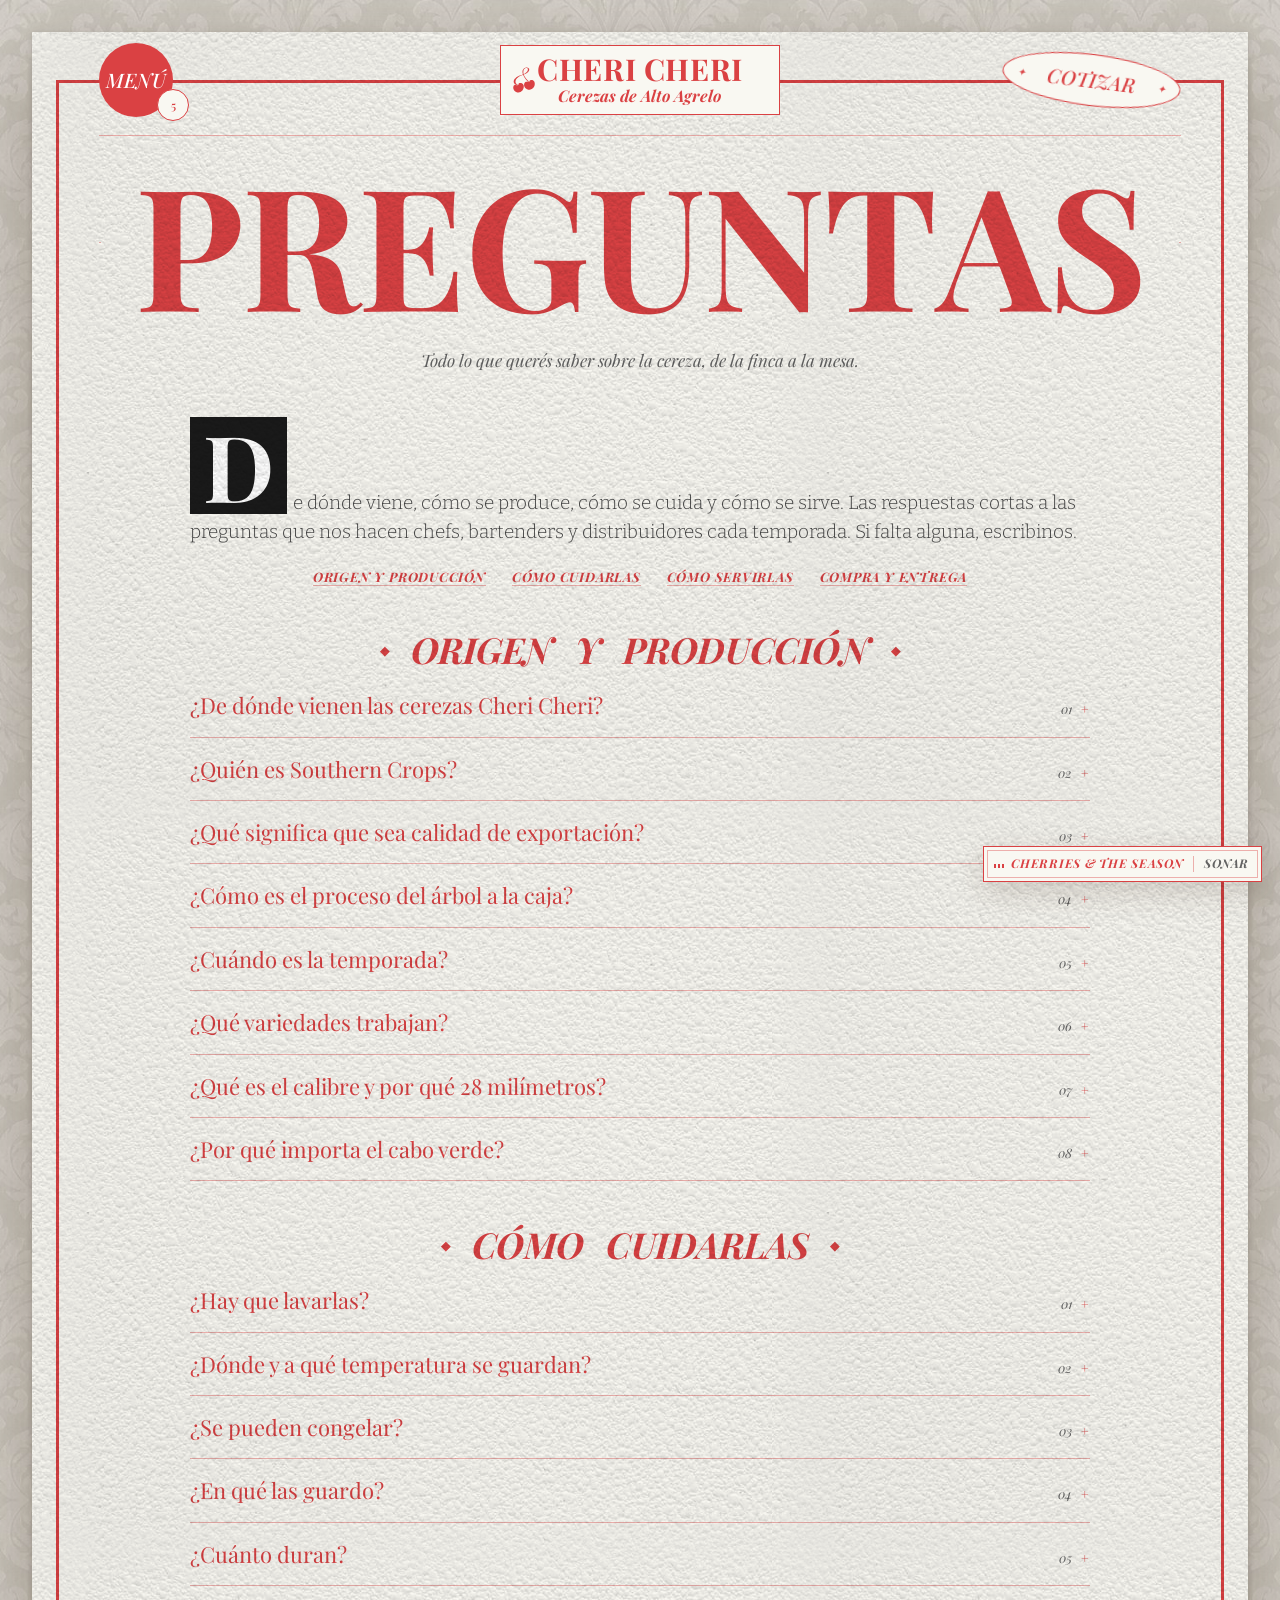
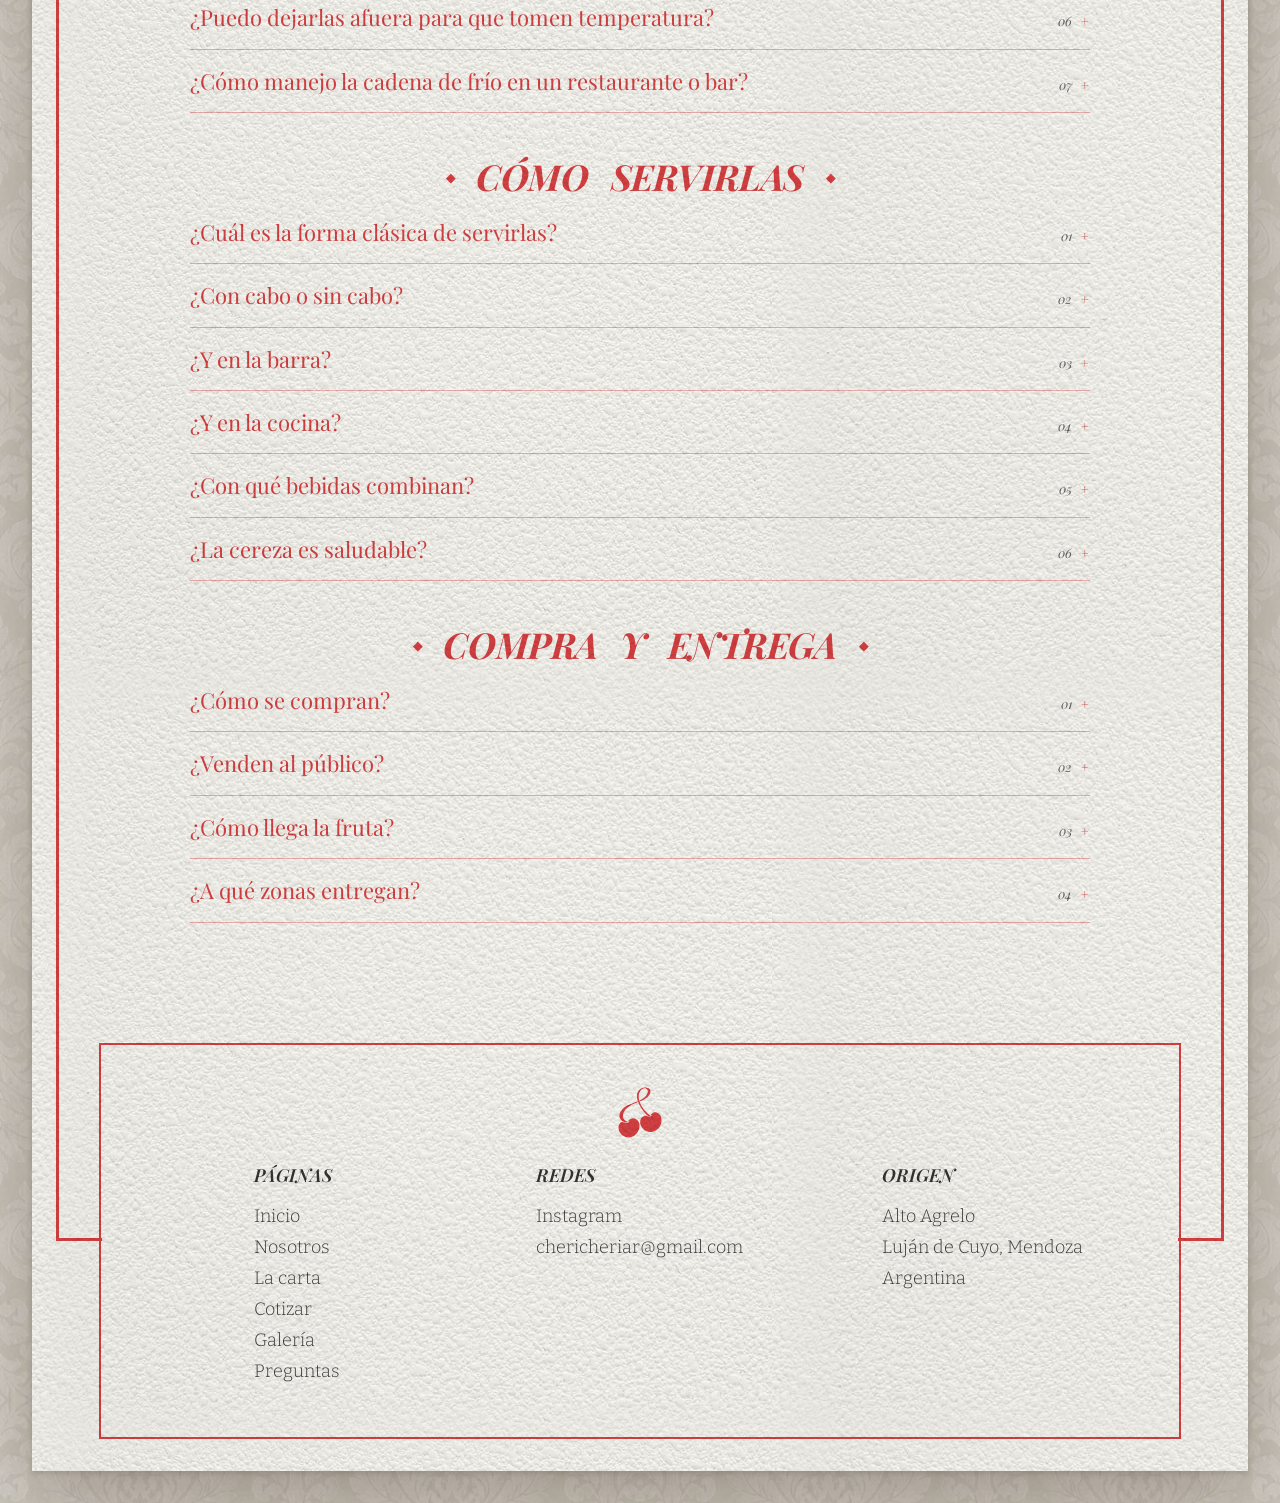
<file: preguntas.html>
<!doctype html>
<html lang="es">
<head>
<meta charset="utf-8">
<meta name="viewport" content="width=device-width, initial-scale=1">
<meta name="theme-color" content="#DA4143">
<!-- seo:start -->
<title data-en="Questions · Origin, care and serving of Cheri Cheri cherries">Preguntas · Origen, cuidado y servicio de las cerezas Cheri Cheri</title>
<meta name="description" data-en="Questions and answers about Cheri Cheri cherries: where they come from (Southern Crops by Río Alara, Alto Agrelo), how they are grown, how to store them (+1 to +3 °C, unwashed, never frozen) and how to serve them in a bowl of ice, at the bar and in the kitchen." content="Preguntas y respuestas sobre las cerezas Cheri Cheri: de dónde vienen (Southern Crops by Río Alara, Alto Agrelo), cómo se producen, cómo guardarlas (entre +1 y +3 °C, sin lavar, sin congelar) y cómo servirlas en bowl con hielo, en la barra y en la cocina.">
<meta name="keywords" content="cómo conservar cerezas, cómo servir cerezas, cerezas heladera temperatura, cerezas Southern Crops, cerezas Alto Agrelo, calibre cerezas, cerezas con cabo, preguntas frecuentes cerezas">
<meta name="robots" content="index,follow,max-image-preview:large,max-snippet:-1,max-video-preview:-1">
<meta name="author" content="Cheri Cheri">
<meta name="geo.region" content="AR-M"><meta name="geo.placename" content="Alto Agrelo, Luján de Cuyo, Mendoza">
<link rel="canonical" href="https://chericheri.ar/preguntas.html">
<link rel="alternate" hreflang="es" href="https://chericheri.ar/preguntas.html"><link rel="alternate" hreflang="en" href="https://chericheri.ar/preguntas.html?lang=en"><link rel="alternate" hreflang="x-default" href="https://chericheri.ar/preguntas.html">
<meta property="og:type" content="website"><meta property="og:site_name" content="Cheri Cheri"><meta property="og:locale" content="es_AR"><meta property="og:locale:alternate" content="en_US">
<meta property="og:url" content="https://chericheri.ar/preguntas.html"><meta property="og:title" content="Preguntas · Origen, cuidado y servicio de las cerezas Cheri Cheri"><meta property="og:description" content="Preguntas y respuestas sobre las cerezas Cheri Cheri: de dónde vienen (Southern Crops by Río Alara, Alto Agrelo), cómo se producen, cómo guardarlas (entre +1 y +3 °C, sin lavar, sin congelar) y cómo servirlas en bowl con hielo, en la barra y en la cocina.">
<meta property="og:image" content="https://chericheri.ar/img/og.jpg"><meta property="og:image:width" content="1200"><meta property="og:image:height" content="630"><meta property="og:image:alt" content="Cerezas Cheri Cheri de Alto Agrelo">
<meta name="twitter:card" content="summary_large_image"><meta name="twitter:title" content="Preguntas · Origen, cuidado y servicio de las cerezas Cheri Cheri"><meta name="twitter:description" content="Preguntas y respuestas sobre las cerezas Cheri Cheri: de dónde vienen (Southern Crops by Río Alara, Alto Agrelo), cómo se producen, cómo guardarlas (entre +1 y +3 °C, sin lavar, sin congelar) y cómo servirlas en bowl con hielo, en la barra y en la cocina."><meta name="twitter:image" content="https://chericheri.ar/img/og.jpg">
<link rel="icon" href="/favicon.ico" sizes="32x32"><link rel="icon" href="/icon.svg" type="image/svg+xml"><link rel="apple-touch-icon" href="/apple-touch-icon.png"><link rel="manifest" href="/site.webmanifest">
<link rel="sitemap" type="application/xml" href="/sitemap.xml">
<link rel="preconnect" href="https://fonts.googleapis.com"><link rel="preconnect" href="https://fonts.gstatic.com" crossorigin>
<link rel="alternate" type="text/plain" href="/llms.txt" title="llms.txt">
<script type="application/ld+json">{"@context":"https://schema.org","@graph":[{"@type":"Organization","@id":"https://chericheri.ar/#org","name":"Cheri Cheri","alternateName":"Cheri Cheri Cerezas","url":"https://chericheri.ar","logo":{"@type":"ImageObject","url":"https://chericheri.ar/img/logo.png"},"image":"https://chericheri.ar/img/og.jpg","slogan":"Cherries & the season","description":"Marca de cerezas premium de Alto Agrelo (Luján de Cuyo, Mendoza, Argentina). Venta mayorista en cajas de 5 kg y pallets a restaurantes, bares, hoteles, caterings y distribuidores, sólo en temporada.","email":"chericheriar@gmail.com","sameAs":["https://instagram.com/chericheri.ar"],"address":{"@type":"PostalAddress","addressLocality":"Alto Agrelo","addressRegion":"Mendoza","addressCountry":"AR"},"areaServed":{"@type":"Country","name":"Argentina"},"contactPoint":{"@type":"ContactPoint","contactType":"sales","email":"chericheriar@gmail.com","availableLanguage":["es","en"]},"knowsAbout":["cerezas","cherries","Royal Dawn","Brooks","Frisco","Santina","Bing","Lapins","venta mayorista de fruta","gastronomía"]},{"@type":"Organization","@id":"https://www.southerncrops.com.ar/#org","name":"Southern Crops by Río Alara","url":"https://www.southerncrops.com.ar/","description":"Productor y exportador argentino de cereza fresca, con fincas en Alto Agrelo (Mendoza) y Los Antiguos (Santa Cruz). Productor y aliado de Cheri Cheri."},{"@type":"WebSite","@id":"https://chericheri.ar/#site","url":"https://chericheri.ar","name":"Cheri Cheri","publisher":{"@id":"https://chericheri.ar/#org"},"inLanguage":["es","en"]},{"@type":"WebPage","@id":"https://chericheri.ar/preguntas.html","url":"https://chericheri.ar/preguntas.html","name":"Preguntas · Origen, cuidado y servicio de las cerezas Cheri Cheri","description":"Preguntas y respuestas sobre las cerezas Cheri Cheri: de dónde vienen (Southern Crops by Río Alara, Alto Agrelo), cómo se producen, cómo guardarlas (entre +1 y +3 °C, sin lavar, sin congelar) y cómo servirlas en bowl con hielo, en la barra y en la cocina.","isPartOf":{"@id":"https://chericheri.ar/#site"},"about":{"@id":"https://chericheri.ar/#org"},"inLanguage":"es","primaryImageOfPage":"https://chericheri.ar/img/og.jpg"},{"@type":"BreadcrumbList","itemListElement":[{"@type":"ListItem","position":1,"name":"Inicio","item":"https://chericheri.ar/"},{"@type":"ListItem","position":2,"name":"Preguntas","item":"https://chericheri.ar/preguntas.html"}]},{"@type":"FAQPage","@id":"https://chericheri.ar/preguntas.html#faq","url":"https://chericheri.ar/preguntas.html","name":"Preguntas frecuentes · Cheri Cheri","inLanguage":"es","mainEntity":[{"@type":"Question","name":"¿De dónde vienen las cerezas Cheri Cheri?","acceptedAnswer":{"@type":"Answer","text":"De Alto Agrelo, en Luján de Cuyo, Mendoza, a los pies de la cordillera. Las cultiva Southern Crops by Río Alara, nuestro productor y aliado: uno de los mayores productores y exportadores argentinos de cereza fresca. Cheri Cheri selecciona una parte de esa cosecha, la que normalmente viaja a los mercados más exigentes del mundo, y la lleva a cocinas y barras de acá."}},{"@type":"Question","name":"¿Quién es Southern Crops?","acceptedAnswer":{"@type":"Answer","text":"Un productor argentino con más de veinte años entregando cereza fresca a los mercados de mayor estándar. Cultiva, empaca y vende su propia fruta, con control sobre toda la cadena. Tiene fincas en Alto Agrelo (Mendoza), la cosecha temprana, y en Los Antiguos (Santa Cruz), la tardía, separadas por 2.500 kilómetros: por eso puede cosechar durante unas catorce semanas seguidas. Su fruta llega a cuatro continentes: China, Reino Unido, Estados Unidos, España, Medio Oriente y el sudeste asiático, entre otros."}},{"@type":"Question","name":"¿Qué significa que sea calidad de exportación?","acceptedAnswer":{"@type":"Answer","text":"Que pasa por el mismo proceso y los mismos controles que la fruta que viaja al exterior. Southern Crops trabaja desde sus inicios bajo certificaciones internacionales: Global G.A.P. y GRASP, HACCP, Tesco Natural Choice y el sello Alimentos Argentinos. Nosotros no bajamos el estándar para el mercado local: nos quedamos con una parte de esa misma cosecha."}},{"@type":"Question","name":"¿Cómo es el proceso del árbol a la caja?","acceptedAnswer":{"@type":"Answer","text":"Empieza mucho antes de la cosecha, con la preparación de pre-temporada en la finca. Cuando la fruta está en su punto se cosecha a mano, con el cabo, y entra en pocas horas al packing. Ahí pasa por hidrocooling, que baja la temperatura de golpe para frenar la maduración; por una clasificadora electrónica que separa por calibre y color; y por un lavado profesional a baja temperatura antes del empaque final. Se empaca en origen según la especificación de cada cliente y entra en cámara de frío. El laboratorio de Southern Crops hace controles de calidad todos los días: en el cultivo, durante el empaque y antes del despacho."}},{"@type":"Question","name":"¿Cuándo es la temporada?","acceptedAnswer":{"@type":"Answer","text":"La de Cheri Cheri va de noviembre a mediados de diciembre, que es la ventana de la finca de Alto Agrelo. Royal Dawn, Brooks y Frisco abren noviembre; Santina llena el medio de la cosecha; Bing y Lapins la cierran. Southern Crops sigue cosechando en la Patagonia hasta marzo, pero Cheri Cheri trabaja sólo con la fruta mendocina."}},{"@type":"Question","name":"¿Qué variedades trabajan?","acceptedAnswer":{"@type":"Answer","text":"Seis: Royal Dawn, Brooks, Frisco, Santina, Bing y Lapins, elegidas por sabor, firmeza y comportamiento en la mesa y en la barra. Southern Crops cultiva también Sweetheart, Kordia, Regina, Skeena y otras, que no entran en la selección Cheri Cheri."}},{"@type":"Question","name":"¿Qué es el calibre y por qué 28 milímetros?","acceptedAnswer":{"@type":"Answer","text":"El calibre es el diámetro de la cereza, en milímetros. La finca produce desde 24 hasta más de 32. Cheri Cheri selecciona a partir de 28: es el punto en el que la fruta se nota grande en el plato y en la copa sin perder firmeza. 30 ya es excepcional."}},{"@type":"Question","name":"¿Por qué importa el cabo verde?","acceptedAnswer":{"@type":"Answer","text":"Porque es la señal de frescura más honesta que hay. La cereza se cosecha con el cabo: si se arranca sin él, pierde agua por la herida y dura la mitad. Un cabo verde y flexible dice que la fruta se cosechó bien y se mantuvo en frío. Por eso cada cereza pasa por una mano."}},{"@type":"Question","name":"¿Hay que lavarlas?","acceptedAnswer":{"@type":"Answer","text":"No. Pasan por un lavado profesional a baja temperatura en origen, antes del empaque final, y llegan listas, limpias y con su textura intacta. Tampoco hay que lavarlas antes de guardarlas: la humedad acelera el deterioro."}},{"@type":"Question","name":"¿Dónde y a qué temperatura se guardan?","acceptedAnswer":{"@type":"Answer","text":"Siempre en heladera, entre +1 °C y +3 °C. Es el rango en el que la cereza conserva firmeza, jugo y brillo. Si la temperatura sube, se ablanda y envejece más rápido."}},{"@type":"Question","name":"¿Se pueden congelar?","acceptedAnswer":{"@type":"Answer","text":"No. Al congelarse pierden textura, jugosidad y calidad, y no vuelven a ser lo que eran. La cereza es fruta fresca de temporada: se disfruta en las semanas en que está."}},{"@type":"Question","name":"¿En qué las guardo?","acceptedAnswer":{"@type":"Answer","text":"En la misma caja en la que llegan y, sobre todo, dentro de la bolsa de exportación. La bolsa está pensada para conservar la humedad justa y proteger la fruta; no la saques hasta el momento de servir."}},{"@type":"Question","name":"¿Cuánto duran?","acceptedAnswer":{"@type":"Answer","text":"Bien guardadas, en frío y dentro de la bolsa, se mantienen firmes durante días. A temperatura ambiente empiezan a perder firmeza y brillo en pocas horas. La regla es simple: cuanto menos tiempo fuera del frío y menos manipulación, más duran."}},{"@type":"Question","name":"¿Puedo dejarlas afuera para que tomen temperatura?","acceptedAnswer":{"@type":"Answer","text":"No. La cereza se sirve fría. Sacá del frío sólo lo que vas a servir, momentos antes, y dejá el resto en la heladera."}},{"@type":"Question","name":"¿Cómo manejo la cadena de frío en un restaurante o bar?","acceptedAnswer":{"@type":"Answer","text":"Al recibir la caja, directo a cámara. Abrila sólo al servir y no reempaques la fruta en otros recipientes. Usá primero lo que llegó primero. Y pedí la cantidad que vas a usar en la semana: entregamos todas las semanas durante la temporada."}},{"@type":"Question","name":"¿Cuál es la forma clásica de servirlas?","acceptedAnswer":{"@type":"Answer","text":"En un bowl con hielo, en tres pasos. Primero, elegí un bowl que conserve bien la temperatura y poné una capa de hielo en la base: enfría el bowl y evita que el hielo se derrita rápido. Después, colocá las cerezas frías con cuidado y agregá apenas un poco de hielo por arriba, lo justo para mantener la firmeza sin taparlas ni mojarlas. Por último, con movimientos suaves desde los costados, acomodá las cerezas con el hielo para repartir el frío parejo: si sobra hielo, lo retirás; si falta, agregás un poco. Cerezas frías, tensas y jugosas, en su punto."}},{"@type":"Question","name":"¿Con cabo o sin cabo?","acceptedAnswer":{"@type":"Answer","text":"Con cabo. Se ve mejor, dura más y le dice a quien la come que es fruta recién cosechada. Las cerezas se quitan el cabo en la boca, no en la cocina."}},{"@type":"Question","name":"¿Y en la barra?","acceptedAnswer":{"@type":"Answer","text":"Una cereza con cabo en el borde de la copa cambia el trago. Machacadas, dan cuerpo a un sour o a un gin; en almíbar, convierten un Negroni clásico en uno de temporada. En la carta están el Cherry Club, el Cherry Negroni y el Cherry Sour de la casa."}},{"@type":"Question","name":"¿Y en la cocina?","acceptedAnswer":{"@type":"Answer","text":"Partidas, con burrata, aceite de oliva, pimienta y albahaca. En una tabla, con queso azul y nueces. En los postres, siempre a último momento: sobre una pavlova de merengue crocante, enteras en un clafoutis tibio, o cocidas en Malbec con canela y cáscara de naranja. El calor y el tiempo le quitan lo mejor; la cereza se agrega al final."}},{"@type":"Question","name":"¿Con qué bebidas combinan?","acceptedAnswer":{"@type":"Answer","text":"Con espumantes, con gin, con vermut rojo y con whisky. Y con un Malbec joven de Luján de Cuyo, que viene del mismo suelo que la cereza."}},{"@type":"Question","name":"¿La cereza es saludable?","acceptedAnswer":{"@type":"Answer","text":"Es fruta fresca, con agua, fibra y potasio, fuente de vitaminas A y C y de antioxidantes. Ningún motivo extra para servirla, pero uno más para disfrutarla."}},{"@type":"Question","name":"¿Cómo se compran?","acceptedAnswer":{"@type":"Answer","text":"Por cajas de 5 kg, en la cantidad que necesite cada cliente. Un pallet son 120 cajas, para distribuidores y grandes cuentas. Se pide por el formulario de cotización o por email, y respondemos en el día con precio de temporada, disponibilidad y calendario de entregas. Las ventas nunca se gestionan por Instagram."}},{"@type":"Question","name":"¿Venden al público?","acceptedAnswer":{"@type":"Answer","text":"No. Cheri Cheri es venta mayorista: restaurantes, bares, hoteles, caterings y distribuidores. Si querés comerlas, buscalas en la carta de los que las sirven."}},{"@type":"Question","name":"¿Cómo llega la fruta?","acceptedAnswer":{"@type":"Answer","text":"En frío, en su caja de exportación de 5 kg y dentro de la bolsa, con la cadena de frío sin cortes desde la cámara hasta tu puerta. Entregas semanales durante la temporada."}},{"@type":"Question","name":"¿A qué zonas entregan?","acceptedAnswer":{"@type":"Answer","text":"Mendoza, Buenos Aires y las principales ciudades del país. Contanos tu zona en el formulario y te confirmamos frecuencia y logística."}}]},{"@type":"HowTo","@id":"https://chericheri.ar/preguntas.html#servir","name":"Cómo servir cerezas Cheri Cheri en un bowl con hielo","description":"La forma clásica de servir cerezas frescas: frías, con el cabo, en un bowl con hielo, en tres pasos.","totalTime":"PT5M","supply":[{"@type":"HowToSupply","name":"Cerezas Cheri Cheri frías"},{"@type":"HowToSupply","name":"Hielo"}],"tool":[{"@type":"HowToTool","name":"Bowl que conserve la temperatura"}],"step":[{"@type":"HowToStep","name":"Preparar el bowl con hielo","text":"Elegí un bowl que conserve bien la temperatura y poné una capa de hielo en la base."},{"@type":"HowToStep","name":"Sumar las cerezas y una capa fina de hielo","text":"Colocá las cerezas frías con cuidado y agregá apenas un poco de hielo por arriba, sin taparlas ni mojarlas."},{"@type":"HowToStep","name":"Mover suavemente y ajustar","text":"Con movimientos suaves desde los costados, acomodá las cerezas con el hielo para repartir el frío parejo."}]},{"@type":"HowTo","@id":"https://chericheri.ar/preguntas.html#cuidar","name":"Cómo conservar cerezas frescas","description":"Cinco reglas para que las cerezas mantengan frescura, firmeza y sabor.","step":[{"@type":"HowToStep","text":"Guardarlas en heladera entre +1 °C y +3 °C."},{"@type":"HowToStep","text":"No congelarlas: pierden textura, jugosidad y calidad."},{"@type":"HowToStep","text":"Mantenerlas en su caja y dentro de la bolsa de exportación."},{"@type":"HowToStep","text":"No lavarlas antes de guardar: ya vienen lavadas en origen y la humedad acelera el deterioro."},{"@type":"HowToStep","text":"No dejarlas a temperatura ambiente: sacar del frío sólo lo que se va a servir."}]}]}</script>
<!-- seo:end -->

<link rel="preconnect" href="https://fonts.googleapis.com"><link rel="preconnect" href="https://fonts.gstatic.com" crossorigin>
<link href="https://fonts.googleapis.com/css2?family=Playfair+Display:ital,wght@0,400..900;1,400..900&family=Bitter:ital,wght@0,300..700;1,300..700&family=PT+Sans:ital,wght@0,400;0,700;1,400;1,700&display=swap" rel="stylesheet">
<style>
:root{--red:#DA4143;--paper:#F9F8F2;--paper2:#F7F4EC;--ink:#333;--dark:#1a1a1a;--rule:rgba(218,65,67,.4);--grey:#636363;
 --pf:'Playfair Display',Georgia,serif;--bt:'Bitter',Georgia,serif;--pt:'PT Sans',Arial,sans-serif}
*{box-sizing:border-box;margin:0;padding:0}
html{scroll-behavior:smooth}
body{font-family:var(--bt);font-size:18px;line-height:1.3;color:var(--ink);background:#D9D4C9 url(img/damasco.jpg) center top/1000px 1000px repeat;padding:18px;min-height:100vh}
img{display:block;max-width:100%}
a{color:inherit;text-decoration:none}
button{font:inherit;cursor:pointer;background:none;border:0;color:inherit}
h1,h2,h3{font-family:var(--pf);font-weight:700;color:var(--red);line-height:.95;text-transform:uppercase}
.lbl{font-family:var(--pt);font-style:italic;font-weight:700;text-transform:uppercase;letter-spacing:.04em;color:var(--red)}
.btn{display:inline-block;position:relative;font-family:var(--pt);font-style:italic;font-weight:700;text-transform:uppercase;font-size:20px;color:var(--red);padding:16px 36px;border:1px solid var(--red);transition:.25s}
.btn::after{content:"";position:absolute;inset:4px;border:1px solid var(--rule);pointer-events:none}
.btn:hover{background:var(--red);color:#fff}
.btn.w{color:#fff;border-color:#fff}.btn.w::after{border-color:rgba(255,255,255,.5)}.btn.w:hover{background:#fff;color:var(--red)}
.dc{float:left;background:var(--dark);color:#fff;font-family:var(--pf);font-weight:700;font-size:92px;line-height:1;width:1.05em;height:1.05em;display:flex;align-items:center;justify-content:center;margin:0 14px 2px 0}
p{font-weight:300}
.rule{border:0;border-top:1px solid var(--rule);margin:0}
:focus-visible{outline:2px solid var(--red);outline-offset:3px}

/* sheet */
.sheet{position:relative;max-width:1420px;margin:0 auto;overflow:hidden;box-shadow:0 30px 80px rgba(60,40,20,.35),0 2px 6px rgba(0,0,0,.15);padding:28px 48px 48px}
.sheet{background:var(--paper)}
.sheet::before{content:"";position:absolute;inset:0;background:url(img/paper.png) 0 0/740px 740px repeat;mix-blend-mode:multiply;pointer-events:none;z-index:5}
.sheet>*{position:relative;z-index:1}
@media (max-width:760px){body{padding:8px}.sheet{padding:18px 14px 28px;min-width:0;width:100%}.menu-h{font-size:13vw}.cols>div,.spec>div,.order>div{min-width:0;width:100%}.menu .btns{justify-content:flex-start}.book h2{font-size:15vw}}

/* header */
.top{display:grid;grid-template-columns:1fr auto 1fr;align-items:center;padding-bottom:18px;border-bottom:1px solid var(--rule)}
.menubtn{justify-self:start;position:relative;width:74px;height:74px;border-radius:50%;background:var(--red);color:#fff;font-family:var(--pt);font-weight:700;font-style:italic;text-transform:uppercase;font-size:14px;display:grid;place-items:center;line-height:1}
.menubtn i{position:absolute;right:-16px;bottom:-4px;width:32px;height:32px;border-radius:50%;background:var(--paper);border:1px solid var(--red);color:var(--red);font-style:normal;font-size:12px;display:grid;place-items:center}
.masthead{text-align:center;padding:8px 36px;border:1px solid var(--red);position:relative}
.masthead::after{content:"";position:absolute;inset:4px;border:1px solid var(--rule)}
.masthead b{display:block;font-family:var(--pf);font-weight:900;font-size:30px;letter-spacing:.06em;color:var(--red);line-height:1;text-transform:uppercase}
.masthead small{display:block;font-family:var(--pt);font-style:italic;font-size:14px;color:var(--red);margin-top:2px}
.cta-pill{justify-self:end;font-family:var(--pt);font-style:italic;font-weight:700;text-transform:uppercase;font-size:15px;color:var(--red);border:1px solid var(--red);border-radius:999px;padding:12px 40px;position:relative;letter-spacing:.06em}
.cta-pill::before,.cta-pill::after{content:"✦";position:absolute;top:50%;transform:translateY(-50%);font-size:10px}
.cta-pill::before{left:14px}.cta-pill::after{right:14px}
.cta-pill:hover{background:var(--red);color:#fff}
@media (max-width:760px){.top{grid-template-columns:auto 1fr auto;gap:10px}.masthead{padding:6px 14px}.masthead b{font-size:18px}.cta-pill{padding:10px 20px;font-size:12px}.cta-pill::before,.cta-pill::after{display:none}.menubtn{width:56px;height:56px;font-size:11px}}

/* hero */
.hero{position:relative;padding-top:10px}
.ticker{overflow:hidden;white-space:nowrap;border-bottom:1px solid var(--rule);width:100%}
.ticker .track{display:inline-flex;align-items:center;gap:60px;animation:tick 30s linear infinite;will-change:transform}
.ticker h1{font-size:clamp(84px,15vw,236px);letter-spacing:-.01em;line-height:1;padding:8px 0 0;display:inline-flex;align-items:center;gap:60px}
.ticker .ico{width:clamp(40px,4vw,56px);height:clamp(40px,4vw,56px);flex:none;color:var(--red)}
@keyframes tick{to{transform:translateX(-50%)}}
.stamp{position:absolute;right:0;top:150px;width:clamp(120px,15vw,230px);height:auto;transform:rotate(-12deg);z-index:3;pointer-events:none}
.award{text-align:right;font-family:var(--pt);font-style:italic;color:var(--red);font-size:16px;padding:8px 0 10px}
.herofig{position:relative;border:1px solid var(--rule);padding:0;margin:0}
.herofig img{width:100%;aspect-ratio:1380/1039;object-fit:cover}
.herofig .quote{position:absolute;left:40px;bottom:40px;max-width:430px;background:var(--dark);color:#fff;padding:26px 28px;font-size:20px;line-height:1.45;font-weight:400}
@media (max-width:760px){.herofig .quote{position:static;max-width:none;font-size:16px;padding:18px}.stamp{top:40px;width:90px}.ticker h1{gap:24px}}

/* generic two-col */
.cols{display:grid;grid-template-columns:minmax(0,1.6fr) minmax(0,1fr);gap:0}
.cols>div{padding:40px 0 40px 0}.cols>div:first-child{padding-right:40px}.cols>div+div{padding-left:40px}
.cols>div+div{border-left:1px solid var(--rule)}
@media (max-width:900px){.cols{grid-template-columns:1fr}.cols>div{padding:30px 0}.cols>div+div{border-left:0;border-top:1px solid var(--rule)}}

/* menu block */
.menu-h{font-size:clamp(56px,8.6vw,140px);margin:0 0 30px;letter-spacing:-.02em;line-height:.9}
.ill{display:block;margin:0 auto;mix-blend-mode:multiply}
.menu .ill{width:min(78%,560px)}
.menu p{margin-top:28px;max-width:62ch;line-height:1.6}
.menu .btns{text-align:right;margin-top:36px;display:flex;justify-content:flex-end;gap:14px;flex-wrap:wrap}
.reserve{text-align:center}
.redbox{background:var(--red);color:#fff;padding:22px 24px 26px;text-align:left}
.redbox .lbl{color:#fff;display:flex;align-items:center;gap:16px;font-size:18px}
.redbox .lbl::after{content:"";flex:1;height:1px;background:rgba(255,255,255,.7)}
.redbox h2{color:#fff;font-size:clamp(44px,5.4vw,76px);margin-top:8px}
.reserve .ill{width:min(70%,330px);margin:30px auto 20px}
.reserve .info{display:flex;flex-direction:column;gap:22px;font-size:20px;line-height:1.4}
.reserve .info b{display:block;font-family:var(--bt);font-weight:500;text-transform:uppercase;color:var(--dark);letter-spacing:.04em;margin-bottom:8px}
.reserve .info a{color:var(--grey);font-size:18px}

/* who */
.who{margin-top:28px;padding-top:28px;border-top:1px solid var(--rule);display:grid;grid-template-columns:minmax(0,1fr) minmax(0,1fr);gap:48px}
.who .text .redbox{padding:30px 24px 10px}
.who .text .redbox h2{font-size:clamp(48px,6.4vw,104px);line-height:.9}
.who .text p{margin-top:28px;line-height:1.6;font-size:19px}
.who .text .btns{text-align:right;margin-top:40px}
.who figure{border:1px solid var(--rule);padding:6px;align-self:stretch}
.who figure img{width:100%;height:100%;object-fit:cover}
@media (max-width:900px){.who{grid-template-columns:1fr}}

/* special section (bellini) */
.spec{margin-top:28px;padding-top:28px;border-top:1px solid var(--rule);display:grid;grid-template-columns:minmax(0,1.9fr) minmax(0,1fr);gap:0}
.spec .left{padding-right:36px;border-right:1px solid var(--rule)}
.spec .left h2{font-size:clamp(56px,8.6vw,140px);line-height:.9;position:relative;margin:0}
.spec .left h2{display:grid;grid-template-columns:auto 1fr;align-items:end;gap:30px}.spec .left h2 .ill{position:static;width:clamp(90px,12vw,200px);margin:0 0 0 auto;mix-blend-mode:multiply;transform:none;justify-self:end}
.spec .grid{display:grid;grid-template-columns:1.4fr 1fr;gap:28px;margin-top:40px}
.spec .grid figure{border:1px solid var(--rule);padding:6px}
.spec .grid figure img{width:100%;aspect-ratio:4/5;object-fit:cover}
.spec .card{border:1px solid var(--red);padding:6px}
.spec .card>div{border:1px solid var(--rule);height:100%;padding:40px 24px;text-align:center;font-size:17px;line-height:1.6;display:flex;flex-direction:column;gap:30px;align-items:center;justify-content:center}
.spec .card b{display:block;font-family:var(--pt);font-style:italic;font-weight:700;text-transform:uppercase;color:var(--dark);margin-bottom:4px}
.spec .right{padding-left:36px;text-align:center}
.spec .right h3{font-family:var(--pf);font-style:italic;font-size:clamp(34px,3.4vw,46px);line-height:1;color:var(--red);text-transform:none;margin:0 0 50px}
.spec .right .item{margin-top:40px}
.spec .right .item b{display:block;font-family:var(--pt);font-weight:700;font-style:italic;text-transform:uppercase;color:var(--dark);font-size:15px;letter-spacing:.06em}
.spec .right .item .ill{width:min(70%,220px);margin:18px auto}
.spec .right .item p{font-size:15px;line-height:1.5;max-width:30ch;margin:0 auto}
.spec .right hr{width:90px;margin:36px auto 0}
@media (max-width:900px){.spec{grid-template-columns:1fr}.spec .left{padding:0;border:0}.spec .right{padding:30px 0 0;border-top:1px solid var(--rule);margin-top:30px}.spec .grid{grid-template-columns:1fr}}

/* order / formats */
.order{margin-top:28px;padding-top:28px;border-top:1px solid var(--rule);display:grid;grid-template-columns:minmax(0,1.9fr) minmax(0,1fr);gap:0}
.order .left{padding-right:36px;border-right:1px solid var(--rule)}
.order .head{display:block}
.order .head h2{font-size:clamp(56px,8.6vw,140px);line-height:.9;margin:0}
.order .head .blurb{font-size:17px;line-height:1.6;max-width:62ch;margin-top:28px}
.order .head .blurb .dc{font-size:78px}
.prods{display:grid;grid-template-columns:repeat(3,1fr);gap:24px;margin-top:44px}
.prod figure{background:#F1EFE8;aspect-ratio:1;display:grid;place-items:center;padding:12px}
.prod .ill{width:70%;margin:0}
.prod b{display:block;margin-top:14px;font-family:var(--pf);font-weight:700;color:var(--red);font-size:17px}
.prod span{display:block;font-size:14px;color:var(--grey);margin-top:2px}
.order .btns{text-align:right;margin-top:40px}
.order .right{padding-left:36px;text-align:center}
.order .right h3{font-family:var(--pf);font-style:italic;font-size:clamp(34px,3.4vw,46px);line-height:1;color:var(--red);text-transform:none;margin:0 0 28px}
.note{background:var(--red);color:#fff;padding:40px 28px;text-align:center;font-size:17px;line-height:1.55}
.note .hi{font-family:var(--pf);font-style:italic;font-size:30px;display:block;margin-bottom:22px}
.note .sig{font-family:var(--pf);font-style:italic;font-size:30px;display:block;margin-top:26px}
.order .right figure{margin-top:0}
.order .right figure img{width:100%;aspect-ratio:3/4;object-fit:cover}
@media (max-width:900px){.order{grid-template-columns:1fr}.order .left{padding:0;border:0}.order .right{padding:30px 0 0;margin-top:30px;border-top:1px solid var(--rule)}.order .head{grid-template-columns:1fr}.prods{grid-template-columns:repeat(3,1fr);gap:10px}.prod b{font-size:14px}}

/* book */
.book{margin-top:48px;padding-top:40px;border-top:3px dashed var(--rule);position:relative}
.book .stamp2{position:absolute;right:20px;top:30px;width:clamp(110px,14vw,210px);transform:rotate(14deg);pointer-events:none}
.book h2{font-size:clamp(56px,8.6vw,140px);line-height:.9;margin:0}
.book .grid{display:grid;grid-template-columns:minmax(0,1fr) minmax(0,1.4fr);gap:60px;margin-top:40px}
.book .grid p{font-size:17px;line-height:1.6}
.book .grid p .dc{font-size:78px}
.form{display:grid;grid-template-columns:1fr 1fr;gap:26px 40px}
.form label{display:block}
.form .tag{display:inline-block;font-family:var(--pt);font-style:italic;font-weight:700;text-transform:uppercase;font-size:15px;color:var(--red);border:1px solid var(--red);padding:5px 12px;position:relative;margin-bottom:0}
.form .tag::after{content:"";position:absolute;inset:3px;border:1px solid var(--rule)}
.form input,.form select,.form textarea{display:block;width:100%;margin-top:0;background:#EEECE4;border:0;padding:16px 14px;font:inherit;font-size:17px;color:var(--ink);font-weight:300}
.form input::placeholder,.form textarea::placeholder{color:#b1aea6}
.form textarea{grid-column:1/-1;min-height:90px;resize:vertical}
.form .full{grid-column:1/-1}
.form .submit{display:flex;align-items:flex-end;justify-content:flex-end}
.form .submit .btn{width:100%;text-align:center}
#done{display:none;padding:30px 0;font-size:20px;line-height:1.5}#done.show{display:block}
@media (max-width:900px){.book .grid{grid-template-columns:1fr;gap:30px}.form{grid-template-columns:1fr;gap:16px}}

/* footer */
footer{margin-top:60px;border:2px solid var(--red);position:relative;padding:50px 40px}
footer::before{content:"";position:absolute;left:-40px;right:-40px;top:-40px;bottom:40px;border-bottom:1px solid var(--red);border-left:1px solid var(--red);border-right:1px solid var(--red);pointer-events:none;z-index:-1}
footer .g{display:grid;grid-template-columns:repeat(3,1fr);gap:30px;max-width:980px;margin:0 auto}
footer b{display:block;font-family:var(--pt);font-style:italic;font-weight:700;text-transform:uppercase;color:var(--dark);margin-bottom:14px;font-size:15px}
footer a,footer span{display:block;color:var(--grey);font-size:17px;line-height:1.9}
@media (max-width:760px){footer{padding:30px 20px}footer::before{display:none}footer .g{grid-template-columns:1fr;gap:20px}}

.rv{opacity:0;transform:translateY(24px);transition:opacity .8s ease,transform .8s ease}
.rv.in{opacity:1;transform:none}
@media (prefers-reduced-motion:reduce){.rv{opacity:1;transform:none}.ticker .track{animation:none}}

.zoomf{overflow:hidden}.zoomf img{transition:transform 1.4s cubic-bezier(.2,.7,.2,1)}.zoomf:hover img{transform:scale(1.04)}
.herofig{overflow:hidden}.herofig img{will-change:transform;transform:scale(1.06)}
/* Da Maria menu */
.page{transition:transform .9s cubic-bezier(.65,0,.2,1);transform-origin:50% 0}
body.menu .page{transform:translateX(40vw) translateY(60px) rotate(8deg) scale(1.05)}
body.menu{overflow:hidden}
nav.main{display:block;background:#F6F3EC url(img/paper.png) 0 0/740px;background-blend-mode:multiply;position:fixed;left:40px;top:40px;width:min(440px,calc(100vw - 80px));height:calc(100vh - 80px);z-index:90;box-shadow:0 30px 70px rgba(60,40,20,.3);padding:42px 46px;transform:translateX(-120%);transition:transform .9s cubic-bezier(.65,0,.2,1);visibility:hidden}
nav.main::before{content:"";position:absolute;left:30px;right:30px;top:24px;height:1px;background:var(--red)}
nav.main::after{content:"";position:absolute;left:30px;right:30px;bottom:24px;height:1px;background:var(--red)}
body.menu nav.main{transform:none;visibility:visible}
nav.main .hd{display:flex;justify-content:space-between;align-items:center;font-family:var(--pt);font-style:italic;font-weight:700;font-size:13px;color:var(--ink);letter-spacing:.06em;margin-bottom:38px}
nav.main .x{width:20px;height:20px;background:var(--red);color:#fff;font-size:13px;display:grid;place-items:center;font-style:normal;font-weight:400}
nav.main a{display:block;font-family:var(--pf);font-weight:700;text-transform:uppercase;font-size:clamp(26px,2.4vw,34px);color:var(--ink);line-height:1.5;opacity:0;transform:translateX(-14px);transition:opacity .5s,transform .6s cubic-bezier(.2,.7,.2,1),color .25s}
nav.main a:hover,nav.main a.cur{color:var(--red)}
body.menu nav.main a{opacity:1;transform:none}
body.menu nav.main a:nth-child(2){transition-delay:.25s}body.menu nav.main a:nth-child(3){transition-delay:.32s}body.menu nav.main a:nth-child(4){transition-delay:.39s}body.menu nav.main a:nth-child(5){transition-delay:.46s}body.menu nav.main a:nth-child(6){transition-delay:.53s}body.menu nav.main a:nth-child(7){transition-delay:.6s}
nav.main .btn{margin-top:40px;font-size:14px;padding:12px 24px;opacity:0;transition:opacity .5s .7s}
body.menu nav.main .btn{opacity:1}
#veil{position:fixed;inset:0;z-index:80;background:rgba(40,30,20,.15);opacity:0;pointer-events:none;transition:opacity .6s}
body.menu #veil{opacity:1;pointer-events:auto}
@media (max-width:760px){nav.main{left:12px;top:12px;width:calc(100vw - 24px);height:calc(100vh - 24px);padding:30px 26px}body.menu .page{transform:translateX(30vw) scale(1.08)}}
@media (prefers-reduced-motion:reduce){.page,nav.main,nav.main a{transition:none!important}} .top{position:relative} .lang{position:absolute;right:0;top:calc(100% + 10px);z-index:20;display:flex;gap:6px;align-items:center;font-family:var(--pt);font-style:italic;font-weight:700;font-size:12px;letter-spacing:.1em;color:var(--grey)} .lang button{color:var(--grey);padding:4px 2px;min-height:0} .lang button.on{color:var(--red);text-decoration:underline;text-underline-offset:4px} @media (max-width:760px){.lang{top:calc(100% + 6px)}}  /* headings — Da Maria spec */ h1,h2{letter-spacing:-.012em;line-height:1!important} .redbox{padding:24px 16px!important} .redbox .lbl{font-family:var(--bt)!important;font-style:normal!important;font-weight:400!important;text-transform:none!important;letter-spacing:0!important;font-size:18px!important;color:#fff;display:block!important;margin-bottom:6px} .redbox .lbl::after{display:none!important} .redbox h2{font-size:clamp(44px,9.2vw,208px)!important;line-height:1!important;letter-spacing:-.01em!important;margin:0!important;overflow-wrap:normal} .side .redbox h2,.reserve .redbox h2,.order .right .redbox h2{font-size:clamp(40px,5.2vw,112px)!important} .who .text .redbox h2,.philo .redbox h2{font-size:clamp(48px,7.6vw,160px)!important} .eyebrow{font-family:var(--bt)!important;font-style:normal!important;font-weight:400!important;text-transform:none!important;letter-spacing:0!important;font-size:18px!important;color:var(--red)} .ph1 h1{letter-spacing:-.013em} /* per-letter reveal */ .rvl .w{display:inline-block;white-space:nowrap} .rvl .l{display:inline-block;opacity:0;transform:translateX(12px);transition:opacity .45s ease,transform .45s ease} .rvl.on .l{opacity:1;transform:none} @media (prefers-reduced-motion:reduce){.rvl .l{opacity:1;transform:none;transition:none}}   .top{position:relative} .lang{position:absolute;right:0;top:calc(100% + 10px);z-index:20;display:flex;gap:6px;align-items:center;font-family:var(--pt);font-style:italic;font-weight:700;font-size:12px;letter-spacing:.1em;color:var(--grey)} .lang button{color:var(--grey);padding:4px 2px;min-height:0} .lang button.on{color:var(--red);text-decoration:underline;text-underline-offset:4px} @media (max-width:760px){.lang{top:calc(100% + 6px)}} /* seo-fix */ header.top{z-index:30}/*feat-css*/
img{max-width:100%;height:auto}
.mk{display:block;width:22px;height:26px;color:var(--red);margin:0 auto 4px}
.masthead .mk{position:absolute;left:12px;top:50%;transform:translateY(-50%)}
.orn{display:flex;align-items:center;gap:18px;margin:14px 0 26px;color:var(--red)}
.orn::before,.orn::after{content:"";flex:1;height:1px;background:var(--rule)}
.orn svg{width:30px;height:35px;flex:none}
.fmark{display:flex;justify-content:center;margin:-8px 0 26px}.fmark svg{width:44px;height:51px;color:var(--red)}
.prod{font-size:15px;color:#555;margin-top:-6px}.prod a{color:var(--red)}
/* Southern Crops block */
.scb{border:1px solid var(--red);padding:6px;margin:40px 0 0}.scb>div{border:1px solid var(--rule);padding:38px 36px;display:grid;grid-template-columns:1.1fr 1fr;gap:40px;align-items:start}
.scb h2{font-size:clamp(44px,6vw,84px)!important;line-height:.92!important;margin:4px 0 16px!important}
.scb p{font-size:16px;line-height:1.6;color:#444;max-width:52ch}
.scb .certs{display:grid;gap:0;border-top:1px solid var(--rule)}
.scb .certs div{display:grid;grid-template-columns:1fr auto;gap:12px;padding:12px 0;border-bottom:1px solid var(--rule)}
.scb .certs b{font-family:var(--pf);font-weight:400;color:var(--red);font-size:18px}.scb .certs span{font-family:var(--pt);font-style:italic;color:var(--grey);font-size:13px;text-align:right}
.scb .btns{margin-top:22px}
@media(max-width:800px){.scb>div{grid-template-columns:1fr;padding:26px 20px}}
/* Q&A */
.faq{max-width:900px;margin:0 auto;padding:10px 0 40px}
.faq .intro{font-size:19px;line-height:1.55;color:#444;margin:26px auto 10px}
.faq h2.sec{margin:46px 0 6px}
.qa{border-bottom:1px solid var(--rule)}
.qa summary{list-style:none;cursor:pointer;display:grid;grid-template-columns:1fr auto;gap:18px;align-items:baseline;padding:18px 0;font-family:var(--pf);font-weight:400;color:var(--red);font-size:22px;line-height:1.2}
.qa summary::-webkit-details-marker{display:none}
.qa summary i{font-family:var(--pt);font-style:italic;font-size:13px;color:var(--grey);letter-spacing:.06em;text-transform:uppercase;white-space:nowrap}
.qa summary i::after{content:"+";display:inline-block;margin-left:8px;font-style:normal;color:var(--red);transition:transform .3s}
.qa[open] summary i::after{transform:rotate(45deg)}
.qa .a{padding:0 0 22px;max-width:62ch}
.qa .a p{font-size:16px;line-height:1.65;color:#444;margin:0}
.qa .a a{display:inline-block;margin-top:12px;font-family:var(--pt);font-style:italic;font-weight:700;text-transform:uppercase;font-size:13px;letter-spacing:.06em;color:var(--red);border-bottom:1px solid var(--rule)}
.faq .toc{display:flex;flex-wrap:wrap;justify-content:center;gap:10px 26px;margin:22px 0 0;font-family:var(--pt);font-style:italic;font-weight:700;text-transform:uppercase;font-size:13px;letter-spacing:.06em}
.faq .toc a{color:var(--red);border-bottom:1px solid var(--rule)}
@media(max-width:700px){.qa summary{font-size:19px;grid-template-columns:1fr auto}.faq h2.sec{font-size:22px!important;letter-spacing:.04em!important;gap:10px}.masthead .mk{display:none}}
/* refit headings once fonts are really in (dm.js listens to resize) */
[600,1500,3000].forEach(t=>setTimeout(()=>dispatchEvent(new Event('resize')),t));
/* reveal safety: tall blocks reveal as soon as they touch the viewport; fallback if observers never fire */
const SAFE=()=>{document.querySelectorAll('.rv:not(.in)').forEach(el=>{const r=el.getBoundingClientRect();if(r.top<innerHeight*0.92&&r.bottom>0)el.classList.add('in')});document.querySelectorAll('.rvl:not(.on)').forEach(el=>{const r=el.getBoundingClientRect();if(r.top<innerHeight*0.95&&r.bottom>0)el.classList.add('on')})};
let sT;addEventListener('scroll',()=>{clearTimeout(sT);sT=setTimeout(SAFE,80)},{passive:true});addEventListener('load',()=>{SAFE();setTimeout(SAFE,600)});setTimeout(SAFE,300);
setTimeout(()=>{document.querySelectorAll('.rv:not(.in)').forEach(el=>{if(el.getBoundingClientRect().top<innerHeight)el.classList.add('in')})},2500);
/* staggered reveal */
.sg>*{opacity:0;transform:translateY(14px);transition:opacity .7s ease,transform .7s ease}
.sg.in>*{opacity:1;transform:none}
/* parallax */
.pxw{display:block;overflow:hidden;height:100%}.pxw>img{will-change:transform;transform:scale(1.12)}
/* magnetic */
.mag{will-change:transform;transition:transform .35s cubic-bezier(.2,.7,.2,1)}
/* music */
.music{position:fixed;right:18px;bottom:18px;z-index:60;font-family:var(--pt);font-style:italic;font-weight:700;text-transform:uppercase;font-size:12px;letter-spacing:.06em;color:var(--red)}
.music .pill{display:flex;align-items:center;gap:10px;background:var(--paper);border:1px solid var(--red);padding:9px 12px 9px 10px;position:relative;box-shadow:0 10px 30px rgba(60,40,20,.18)}
.music .pill::after{content:"";position:absolute;inset:3px;border:1px solid var(--rule);pointer-events:none}
.music button{all:unset;cursor:pointer;color:inherit;font:inherit;letter-spacing:inherit;text-transform:inherit}
.music .eq{display:inline-flex;align-items:flex-end;gap:2px;height:12px;width:14px}
.music .eq i{display:block;width:2px;height:4px;background:var(--red);transition:height .3s}
.music.on .eq i{animation:eq 1s ease-in-out infinite}.music.on .eq i:nth-child(2){animation-delay:.2s}.music.on .eq i:nth-child(3){animation-delay:.45s}
@keyframes eq{0%,100%{height:4px}50%{height:12px}}
.music .mute{padding-left:10px;border-left:1px solid var(--rule);color:var(--grey)}
.music .panel{position:absolute;right:0;bottom:calc(100% + 10px);width:320px;background:var(--paper);border:1px solid var(--red);padding:6px;visibility:hidden;opacity:0;transform:translateY(6px);transition:.3s}
.music.open .panel{visibility:visible;opacity:1;transform:none}
.music .panel>div{border:1px solid var(--rule);padding:14px}
.music .panel b{display:block;font-family:var(--pf);font-weight:400;font-style:normal;text-transform:none;letter-spacing:0;font-size:20px;line-height:1.1;color:var(--red)}
.music .panel small{display:block;font-family:var(--bt);font-style:normal;font-weight:300;text-transform:none;letter-spacing:0;font-size:13px;color:var(--grey);margin:4px 0 12px}
.music .panel .emb{min-height:80px;margin-bottom:10px}.music .panel .emb iframe{display:block;border:0;border-radius:12px}
.music .panel .row{display:flex;justify-content:space-between;align-items:center;gap:12px}.music .panel a{color:var(--red);border-bottom:1px solid var(--rule)}
.music .panel .mnote{font-family:var(--bt);font-style:normal;font-weight:300;text-transform:none;letter-spacing:0;font-size:12px;color:var(--grey);margin:10px 0 0}
@media(max-width:700px){.music{right:12px;bottom:12px}.music .panel{width:min(320px,calc(100vw - 24px))}.music .lab{display:none}}
@media(prefers-reduced-motion:reduce){.sg>*{opacity:1;transform:none}.pxw>img{transform:none}.mag{transition:none}}
/* mobile fixes */
@media(max-width:767px){
 .ticker .track{animation:tick 22s linear infinite!important}
 .prods{grid-template-columns:1fr!important;gap:14px!important;margin-top:28px!important}
 .prod{display:grid;grid-template-columns:84px 1fr;grid-template-rows:auto auto;column-gap:16px;align-items:center;text-align:left;margin-top:0!important}
 .prod figure{grid-row:1/3;aspect-ratio:1;padding:8px!important}
 .prod b{align-self:end}.prod span{align-self:start}
 .feat{grid-template-columns:1fr!important;text-align:center!important;gap:12px!important}
 .feat .ill{width:60%!important;margin:0 auto!important}
 .sec{font-size:20px!important;letter-spacing:.02em!important;gap:8px!important;line-height:1.15!important;flex-wrap:wrap!important;row-gap:2px!important}
 .sec::before,.sec::after{display:none}
 .orn svg{width:24px;height:28px}
 .scb .btns .btn{display:block;margin:0 0 10px;text-align:center}
 .music .pill{padding:8px 10px}
 html,body{overflow-x:hidden;-webkit-text-size-adjust:100%}
 .sheet::before{display:none}
 .sheet,.ph1 .rules h1,.gal figure,.facts hr::after{background:#F9F8F2 url(img/paper.png) 0 0/560px 560px repeat!important;background-blend-mode:multiply}
 .ph1 .rules::before{display:none}
 .page,.sheet{margin-left:auto;margin-right:auto}
 .ph1 h1,.ph1 p{text-align:center}
 .rv{transform:translateY(12px)}
 h1,h2{overflow-wrap:anywhere}
 .stamp2{display:none!important}
 .cols .menu,.cols .reserve,.cols>div{padding-left:0!important;padding-right:0!important}
 .cols .reserve{text-align:center}
 .btn,.cta-pill{padding:12px 16px!important;font-size:13px!important;white-space:normal;text-align:center}
 .btns{display:flex;flex-direction:column;gap:10px}.btns .btn{display:block}
 a[href^='mailto:']{overflow-wrap:anywhere}
 .sheet{padding-left:20px!important;padding-right:20px!important}
 .menu-h{font-size:min(11vw,180px)!important}
}
/*feat-css-end*/</style>
<style>
/* headings — Da Maria spec */
h1,h2{letter-spacing:-.012em;line-height:1!important}
.redbox{padding:24px 16px!important}
.redbox .lbl{font-family:var(--bt)!important;font-style:normal!important;font-weight:400!important;text-transform:none!important;letter-spacing:0!important;font-size:18px!important;color:#fff;display:block!important;margin-bottom:6px}
.redbox .lbl::after{display:none!important}
.redbox h2{font-size:clamp(44px,9.2vw,208px)!important;line-height:1!important;letter-spacing:-.01em!important;margin:0!important;overflow-wrap:normal}
.side .redbox h2,.reserve .redbox h2,.order .right .redbox h2{font-size:clamp(40px,5.2vw,112px)!important}
.who .text .redbox h2,.philo .redbox h2{font-size:clamp(48px,7.6vw,160px)!important}
.eyebrow{font-family:var(--bt)!important;font-style:normal!important;font-weight:400!important;text-transform:none!important;letter-spacing:0!important;font-size:18px!important;color:var(--red)}
.ph1 h1{letter-spacing:-.013em}
/* per-letter reveal */
.rvl .w{display:inline-block;white-space:nowrap}
.rvl .l{display:inline-block;opacity:0;transform:translateX(12px);transition:opacity .45s ease,transform .45s ease}
.rvl.on .l{opacity:1;transform:none}
@media (prefers-reduced-motion:reduce){.rvl .l{opacity:1;transform:none;transition:none}}

.top{position:relative}
.lang{position:absolute;right:0;top:calc(100% + 10px);z-index:20;display:flex;gap:6px;align-items:center;font-family:var(--pt);font-style:italic;font-weight:700;font-size:12px;letter-spacing:.1em;color:var(--grey)}
.lang button{color:var(--grey);padding:4px 2px;min-height:0}
.lang button.on{color:var(--red);text-decoration:underline;text-underline-offset:4px}
@media (max-width:760px){.lang{top:calc(100% + 6px)}}

/* subpages */
.ph1{text-align:center;padding:30px 0 10px}
.ph1 h1{font-size:clamp(84px,15vw,236px);line-height:.9;letter-spacing:-.01em;display:inline-block;position:relative;padding:0 .2em}
.ph1 .rules{position:relative;margin:-.5em 0 0}
.ph1 .rules::before{content:"";position:absolute;left:0;right:0;top:50%;height:1px;background:var(--rule);z-index:0}
.ph1 .rules h1{background:var(--paper);position:relative;z-index:1}
.ph1 p{font-family:var(--pt);font-style:italic;color:var(--grey);font-size:17px;margin-top:22px}
.eyebrow{font-family:var(--pt);font-style:italic;font-weight:700;text-transform:uppercase;font-size:14px;letter-spacing:.06em;color:var(--red)}
/* carta */
.carta{display:grid;grid-template-columns:minmax(0,1.15fr) minmax(0,1fr);gap:0;margin-top:40px}
.carta>div{padding:0 40px}
.carta>div:first-child{padding-left:0;border-right:1px solid var(--rule)}
.carta>div:last-child{padding-right:0}
.sec{font-family:var(--pf);font-style:italic;font-weight:700;text-transform:uppercase;color:var(--red);font-size:clamp(30px,2.8vw,40px);text-align:center;margin:30px 0 26px;display:flex;align-items:center;justify-content:center;gap:22px}
.sec::before,.sec::after{content:"◆";font-size:12px;font-style:normal}
.item{display:grid;grid-template-columns:1fr auto;gap:8px 24px;padding:14px 0}
.item b{font-family:var(--pf);font-weight:400;color:var(--red);font-size:19px}
.item .pr{font-family:var(--pt);font-style:italic;color:var(--grey);font-size:14px;text-align:right;white-space:nowrap;padding-top:4px}
.item p{grid-column:1/-1;font-size:14px;line-height:1.5;color:#555;max-width:48ch}
.box{border:1px solid var(--red);padding:6px;margin:30px 0}
.box>div{border:1px solid var(--rule);padding:34px 30px;text-align:center}
.box .sec{margin-top:0}
.box .item{text-align:left}
.box .ill{width:min(60%,260px);margin:20px auto 0;mix-blend-mode:multiply}
.feat{display:grid;grid-template-columns:200px 1fr;gap:26px;align-items:center;text-align:left}
.feat .ill{width:100%;margin:0;mix-blend-mode:multiply}
.boxred{border:1px solid var(--red);padding:6px;margin:30px 0;background:#F3EFE6}
.boxred>div{border:1px solid var(--rule);padding:34px 30px;text-align:center}
.boxred h3{font-family:var(--pf);font-style:italic;font-weight:700;text-transform:uppercase;color:var(--red);font-size:clamp(30px,2.8vw,40px);margin-bottom:16px}
.boxred hr{width:90px;margin:0 auto 24px;border:0;border-top:1px solid var(--rule)}
.boxred .w{margin:22px 0}
.boxred .w b{display:block;font-family:var(--pf);color:var(--red);font-size:19px;font-weight:400}
.boxred .w p{font-size:14px;color:#555;line-height:1.5;max-width:40ch;margin:4px auto 0}
.boxred .w small{display:block;font-family:var(--pt);font-style:italic;color:var(--grey);font-size:13px;margin-top:6px}
.dots{border:0;border-top:4px dotted var(--rule);margin:50px 0 40px}
@media (max-width:900px){.carta{grid-template-columns:1fr}.carta>div{padding:0!important;border:0!important}.feat{grid-template-columns:120px 1fr}}
/* nosotros */
.heroimg{position:relative;border:1px solid var(--rule)}
.heroimg img{width:100%;aspect-ratio:16/9;object-fit:cover}
.twocol{display:grid;grid-template-columns:1fr 1fr;gap:40px;padding:34px 0 0;font-size:16px;line-height:1.65;color:#444}
.who2{display:grid;grid-template-columns:minmax(0,1.55fr) minmax(0,1fr);gap:0;margin-top:40px;padding-top:40px;border-top:1px solid var(--rule)}
.who2>div:first-child{padding-right:40px;border-right:1px solid var(--rule)}
.who2>div:last-child{padding-left:40px}
.who2 h2{font-size:clamp(64px,10vw,150px);line-height:.9;margin:10px 0 24px}
.who2 .intro{font-size:17px;line-height:1.6;color:#444;max-width:60ch;margin:0 0 34px}
.team{display:grid;grid-template-columns:1fr 1fr;gap:26px}
.team figure{border:1px solid var(--rule);padding:6px}
.team img{width:100%;aspect-ratio:4/5;object-fit:cover}
.team figcaption{padding:14px 4px 4px;font-family:var(--bt)}
.team figcaption b{display:block;font-family:var(--pf);color:var(--red);font-size:20px}
.team figcaption span{font-size:14px;color:#555;line-height:1.55;display:block;margin-top:4px}
.side .redbox h2{font-size:clamp(48px,6vw,96px)}
.facts{text-align:center;padding:30px 10px}
.facts .ill{width:min(70%,240px);margin:10px auto 26px;mix-blend-mode:multiply}
.facts p{font-size:15px;line-height:1.6;color:#555;max-width:34ch;margin:0 auto}
.facts hr{width:120px;margin:34px auto;border:0;border-top:1px solid var(--red);position:relative}
.facts hr::after{content:"◆";position:absolute;left:50%;top:-9px;transform:translateX(-50%);background:var(--paper);color:var(--red);font-size:11px;padding:0 8px}
.philo{display:grid;grid-template-columns:minmax(0,1.1fr) minmax(0,1fr);gap:40px;margin-top:40px;padding-top:40px;border-top:1px solid var(--rule)}
.philo .redbox h2{font-size:clamp(56px,7.4vw,118px);line-height:.9}
.philo p{font-size:16px;line-height:1.65;color:#444;max-width:46ch;margin:30px 0 0 60px}
.game{border:1px solid var(--red);padding:6px}
.game>div{border:1px solid var(--rule);padding:28px}
.game h3{font-family:var(--pf);font-weight:700;text-transform:uppercase;color:var(--red);font-size:clamp(34px,3.6vw,52px);line-height:1;margin:6px 0 12px}
.game p{font-size:14px;color:#555;line-height:1.5;margin-bottom:18px}
.grid8{display:grid;grid-template-columns:repeat(8,1fr);border:1px solid var(--rule);user-select:none}
.grid8 button{aspect-ratio:1;border:1px solid rgba(218,65,67,.25);font-family:var(--bt);font-size:clamp(14px,1.4vw,20px);color:var(--ink);background:transparent;transition:background .15s,color .15s}
.grid8 button.sel{background:rgba(218,65,67,.15)}
.grid8 button.found{background:var(--red);color:#fff}
.game .words{display:flex;flex-wrap:wrap;gap:8px;margin-top:14px}
.game .words span{font-family:var(--pt);font-style:italic;font-size:13px;color:var(--grey);border:1px solid var(--rule);padding:3px 10px}
.game .words span.done{text-decoration:line-through;color:var(--red)}
@media (max-width:900px){.twocol,.who2,.philo,.team{grid-template-columns:1fr}.who2>div{padding:0!important;border:0!important}.philo p{margin-left:0}}
/* cotizar */
.resv{display:grid;grid-template-columns:minmax(0,1fr) minmax(0,1.1fr);gap:50px;align-items:start;padding:30px 0 20px}
.resv figure{border:1px solid var(--rule);padding:6px}
.resv img{width:100%;aspect-ratio:4/5;object-fit:cover}
.resv h1{font-size:clamp(48px,6vw,88px);line-height:.95;text-align:center;margin:30px 0 20px}
.resv .lead{font-size:16px;line-height:1.6;color:#444;text-align:center;max-width:56ch;margin:0 auto 34px}
@media (max-width:900px){.resv{grid-template-columns:1fr}}
/* galeria */
.gal{position:relative;padding:20px 0 60px}
.gal .word{position:sticky;top:30vh;text-align:center;font-size:clamp(80px,16vw,250px);line-height:.85;margin:0;pointer-events:none;z-index:0}
.gal .word span{display:block}
.gal .pics{position:relative;z-index:1;margin-top:40px}
.gal figure{border:1px solid var(--rule);padding:6px;background:var(--paper);width:min(46%,560px);margin:70px 0}
.gal figure:nth-child(odd){margin-left:0}
.gal figure:nth-child(even){margin-left:auto}
.gal figure img{width:100%;height:auto;display:block}
.gal .word .rules{position:relative}
@media (max-width:900px){.gal figure{width:80%}.gal .word{top:20vh}}
</style>
<link rel="stylesheet" href="dm.css"><script src="dm.js" defer></script>
</head>
<body data-p="preguntas">
<svg width="0" height="0" style="position:absolute" aria-hidden="true"><defs>
<symbol id="isotipo" viewBox="0 0 515 595"><path fill="currentColor" fill-rule="evenodd" d="M214.0 377.0C207.8 373.0 199.0 369.8 194.0 368.0C189.0 366.2 189.0 366.2 184.0 366.0C179.0 365.8 169.0 366.3 164.0 367.0C159.0 367.7 157.3 368.7 154.0 370.0C150.7 371.3 148.3 371.8 144.0 375.0C139.7 378.2 132.0 384.8 128.0 389.0C124.0 393.2 121.3 397.8 120.0 400.0C118.7 402.2 119.2 401.3 120.0 402.0C120.8 402.7 122.8 403.7 125.0 404.0C127.2 404.3 131.5 403.7 133.0 404.0C134.5 404.3 135.2 404.7 134.0 406.0C132.8 407.3 128.8 410.3 126.0 412.0C123.2 413.7 120.3 414.8 117.0 416.0C113.7 417.2 110.5 418.3 106.0 419.0C101.5 419.7 94.8 420.2 90.0 420.0C85.2 419.8 79.7 418.7 77.0 418.0C74.3 417.3 76.5 416.8 74.0 416.0C71.5 415.2 65.7 414.5 62.0 413.0C58.3 411.5 54.2 408.0 52.0 407.0C49.8 406.0 51.7 406.0 49.0 407.0C46.3 408.0 39.8 410.7 36.0 413.0C32.2 415.3 29.3 417.5 26.0 421.0C22.7 424.5 18.7 429.7 16.0 434.0C13.3 438.3 11.7 441.5 10.0 447.0C8.3 452.5 6.5 459.8 6.0 467.0C5.5 474.2 6.0 482.8 7.0 490.0C8.0 497.2 9.7 503.5 12.0 510.0C14.3 516.5 17.2 522.7 21.0 529.0C24.8 535.3 30.7 542.8 35.0 548.0C39.3 553.2 42.5 556.2 47.0 560.0C51.5 563.8 55.3 567.2 62.0 571.0C68.7 574.8 78.0 580.0 87.0 583.0C96.0 586.0 108.5 588.0 116.0 589.0C123.5 590.0 125.7 589.7 132.0 589.0C138.3 588.3 147.5 586.7 154.0 585.0C160.5 583.3 166.2 581.0 171.0 579.0C175.8 577.0 178.5 575.7 183.0 573.0C187.5 570.3 192.7 567.3 198.0 563.0C203.3 558.7 209.5 553.3 215.0 547.0C220.5 540.7 226.7 532.0 231.0 525.0C235.3 518.0 238.5 510.7 241.0 505.0C243.5 499.3 244.3 497.5 246.0 491.0C247.7 484.5 250.2 475.2 251.0 466.0C251.8 456.8 251.8 444.2 251.0 436.0C250.2 427.8 248.3 423.0 246.0 417.0C243.7 411.0 239.5 404.2 237.0 400.0C234.5 395.8 234.8 395.8 231.0 392.0C227.2 388.2 220.2 381.0 214.0 377.0ZM473.0 308.0C467.2 303.8 460.2 301.0 455.0 299.0C449.8 297.0 446.5 296.5 442.0 296.0C437.5 295.5 432.0 295.7 428.0 296.0C424.0 296.3 422.3 296.3 418.0 298.0C413.7 299.7 406.7 302.8 402.0 306.0C397.3 309.2 393.3 313.5 390.0 317.0C386.7 320.5 383.0 324.8 382.0 327.0C381.0 329.2 382.5 329.3 384.0 330.0C385.5 330.7 389.2 330.3 391.0 331.0C392.8 331.7 394.5 333.2 395.0 334.0C395.5 334.8 395.2 335.2 394.0 336.0C392.8 336.8 391.7 337.7 388.0 339.0C384.3 340.3 377.0 343.2 372.0 344.0C367.0 344.8 361.0 344.3 358.0 344.0C355.0 343.7 355.7 342.3 354.0 342.0C352.3 341.7 351.3 342.7 348.0 342.0C344.7 341.3 338.8 338.8 334.0 338.0C329.2 337.2 324.5 336.5 319.0 337.0C313.5 337.5 307.0 338.5 301.0 341.0C295.0 343.5 288.5 346.8 283.0 352.0C277.5 357.2 271.5 366.0 268.0 372.0C264.5 378.0 263.3 383.7 262.0 388.0C260.7 392.3 260.3 392.0 260.0 398.0C259.7 404.0 259.3 416.8 260.0 424.0C260.7 431.2 261.3 433.8 264.0 441.0C266.7 448.2 272.0 460.0 276.0 467.0C280.0 474.0 283.8 478.2 288.0 483.0C292.2 487.8 295.5 491.5 301.0 496.0C306.5 500.5 315.7 506.7 321.0 510.0C326.3 513.3 327.7 513.8 333.0 516.0C338.3 518.2 348.7 521.8 353.0 523.0C357.3 524.2 357.2 522.7 359.0 523.0C360.8 523.3 358.3 524.7 364.0 525.0C369.7 525.3 385.0 525.7 393.0 525.0C401.0 524.3 404.8 523.3 412.0 521.0C419.2 518.7 429.7 514.2 436.0 511.0C442.3 507.8 445.7 505.3 450.0 502.0C454.3 498.7 458.8 493.5 462.0 491.0C465.2 488.5 465.8 489.7 469.0 487.0C472.2 484.3 477.7 479.0 481.0 475.0C484.3 471.0 485.5 469.8 489.0 463.0C492.5 456.2 499.0 442.2 502.0 434.0C505.0 425.8 505.8 420.0 507.0 414.0C508.2 408.0 508.7 404.0 509.0 398.0C509.3 392.0 509.7 385.3 509.0 378.0C508.3 370.7 507.0 361.2 505.0 354.0C503.0 346.8 499.5 340.0 497.0 335.0C494.5 330.0 494.0 328.5 490.0 324.0C486.0 319.5 478.8 312.2 473.0 308.0ZM365.0 20.0C361.7 17.7 355.5 14.0 351.0 12.0C346.5 10.0 342.7 9.0 338.0 8.0C333.3 7.0 327.5 6.3 323.0 6.0C318.5 5.7 315.3 5.7 311.0 6.0C306.7 6.3 302.5 6.7 297.0 8.0C291.5 9.3 282.5 12.3 278.0 14.0C273.5 15.7 274.5 15.0 270.0 18.0C265.5 21.0 255.8 27.8 251.0 32.0C246.2 36.2 244.7 37.7 241.0 43.0C237.3 48.3 231.5 59.2 229.0 64.0C226.5 68.8 226.5 70.0 226.0 72.0C225.5 74.0 226.3 74.8 226.0 76.0C225.7 77.2 224.3 77.5 224.0 79.0C223.7 80.5 224.3 83.0 224.0 85.0C223.7 87.0 222.3 85.3 222.0 91.0C221.7 96.7 221.7 113.2 222.0 119.0C222.3 124.8 223.7 123.7 224.0 126.0C224.3 128.3 223.0 128.3 224.0 133.0C225.0 137.7 229.0 149.8 230.0 154.0C231.0 158.2 229.5 156.2 230.0 158.0C230.5 159.8 233.7 163.2 233.0 165.0C232.3 166.8 229.0 167.8 226.0 169.0C223.0 170.2 219.0 170.5 215.0 172.0C211.0 173.5 205.7 176.7 202.0 178.0C198.3 179.3 194.8 179.3 193.0 180.0C191.2 180.7 192.7 181.3 191.0 182.0C189.3 182.7 185.7 183.0 183.0 184.0C180.3 185.0 176.8 187.3 175.0 188.0C173.2 188.7 177.5 186.0 172.0 188.0C166.5 190.0 154.3 194.3 142.0 200.0C129.7 205.7 111.2 214.0 98.0 222.0C84.8 230.0 72.3 240.0 63.0 248.0C53.7 256.0 47.5 263.3 42.0 270.0C36.5 276.7 33.0 283.0 30.0 288.0C27.0 293.0 26.0 295.0 24.0 300.0C22.0 305.0 19.3 311.2 18.0 318.0C16.7 324.8 16.0 335.3 16.0 341.0C16.0 346.7 16.8 347.8 18.0 352.0C19.2 356.2 21.3 362.2 23.0 366.0C24.7 369.8 25.2 371.2 28.0 375.0C30.8 378.8 34.8 384.3 40.0 389.0C45.2 393.7 52.7 399.3 59.0 403.0C65.3 406.7 74.2 409.7 78.0 411.0C81.8 412.3 80.7 410.7 82.0 411.0C83.3 411.3 81.8 412.7 86.0 413.0C90.2 413.3 102.7 413.3 107.0 413.0C111.3 412.7 110.3 411.3 112.0 411.0C113.7 410.7 115.8 411.3 117.0 411.0C118.2 410.7 119.2 409.8 119.0 409.0C118.8 408.2 117.2 406.5 116.0 406.0C114.8 405.5 114.0 406.7 112.0 406.0C110.0 405.3 105.8 402.7 104.0 402.0C102.2 401.3 104.2 403.7 101.0 402.0C97.8 400.3 89.8 395.8 85.0 392.0C80.2 388.2 75.3 383.2 72.0 379.0C68.7 374.8 67.2 372.5 65.0 367.0C62.8 361.5 60.0 353.0 59.0 346.0C58.0 339.0 57.7 333.2 59.0 325.0C60.3 316.8 64.3 304.2 67.0 297.0C69.7 289.8 71.3 287.7 75.0 282.0C78.7 276.3 84.8 268.2 89.0 263.0C93.2 257.8 94.5 256.2 100.0 251.0C105.5 245.8 114.0 238.0 122.0 232.0C130.0 226.0 138.5 220.5 148.0 215.0C157.5 209.5 164.5 205.5 179.0 199.0C193.5 192.5 225.3 179.7 235.0 176.0C244.7 172.3 235.5 173.8 237.0 177.0C238.5 180.2 239.3 185.5 244.0 195.0C248.7 204.5 257.0 221.0 265.0 234.0C273.0 247.0 282.2 260.2 292.0 273.0C301.8 285.8 314.3 300.3 324.0 311.0C333.7 321.7 343.7 332.3 350.0 337.0C356.3 341.7 356.7 339.2 362.0 339.0C367.3 338.8 379.0 337.2 382.0 336.0C385.0 334.8 381.2 333.0 380.0 332.0C378.8 331.0 380.5 334.0 375.0 330.0C369.5 326.0 356.8 316.8 347.0 308.0C337.2 299.2 325.2 287.2 316.0 277.0C306.8 266.8 299.2 257.0 292.0 247.0C284.8 237.0 276.2 222.3 273.0 217.0C269.8 211.7 274.7 218.2 273.0 215.0C271.3 211.8 266.5 205.3 263.0 198.0C259.5 190.7 253.7 175.8 252.0 171.0C250.3 166.2 248.0 171.3 253.0 169.0C258.0 166.7 271.7 162.0 282.0 157.0C292.3 152.0 306.3 144.2 315.0 139.0C323.7 133.8 328.7 130.0 334.0 126.0C339.3 122.0 342.2 119.8 347.0 115.0C351.8 110.2 358.7 102.7 363.0 97.0C367.3 91.3 370.3 86.7 373.0 81.0C375.7 75.3 378.0 69.3 379.0 63.0C380.0 56.7 379.3 47.5 379.0 43.0C378.7 38.5 378.3 38.8 377.0 36.0C375.7 33.2 373.0 28.7 371.0 26.0C369.0 23.3 368.3 22.3 365.0 20.0ZM331.0 19.0C335.7 21.8 341.2 27.7 344.0 32.0C346.8 36.3 347.3 40.2 348.0 45.0C348.7 49.8 348.3 56.8 348.0 61.0C347.7 65.2 348.0 65.0 346.0 70.0C344.0 75.0 339.3 85.2 336.0 91.0C332.7 96.8 331.8 98.7 326.0 105.0C320.2 111.3 310.2 121.7 301.0 129.0C291.8 136.3 279.5 144.0 271.0 149.0C262.5 154.0 254.0 158.3 250.0 159.0C246.0 159.7 247.5 154.8 247.0 153.0C246.5 151.2 247.3 149.7 247.0 148.0C246.7 146.3 245.3 145.3 245.0 143.0C244.7 140.7 245.3 136.7 245.0 134.0C244.7 131.3 243.3 133.0 243.0 127.0C242.7 121.0 242.3 106.7 243.0 98.0C243.7 89.3 245.3 81.5 247.0 75.0C248.7 68.5 250.2 64.7 253.0 59.0C255.8 53.3 260.2 46.0 264.0 41.0C267.8 36.0 272.0 32.3 276.0 29.0C280.0 25.7 284.7 22.7 288.0 21.0C291.3 19.3 294.3 19.7 296.0 19.0C297.7 18.3 295.8 17.7 298.0 17.0C300.2 16.3 306.0 15.3 309.0 15.0C312.0 14.7 312.3 14.3 316.0 15.0C319.7 15.7 326.3 16.2 331.0 19.0Z"/></symbol><symbol id="cherryico" viewBox="0 0 50 50"><path d="M25 5c-2 6-6 10-11 13" stroke="currentColor" stroke-width="2.4" fill="none" stroke-linecap="round"/><path d="M25 5c3 6 6 10 10 13" stroke="currentColor" stroke-width="2.4" fill="none" stroke-linecap="round"/><path d="M25 5c6-3 12-2 15 3-5 1-10 1-15-3z" fill="currentColor"/><circle cx="13" cy="30" r="10" fill="currentColor"/><circle cx="36" cy="30" r="10" fill="currentColor"/></symbol>
<symbol id="stampsvg" viewBox="0 0 230 230"><defs><path id="circ" d="M115 115 m-82 0 a82 82 0 1 1 164 0 a82 82 0 1 1 -164 0"/></defs><g fill="none" stroke="#DA4143" stroke-width="2.5"><circle cx="115" cy="115" r="108"/><circle cx="115" cy="115" r="100" stroke-dasharray="3 5"/><circle cx="115" cy="115" r="62"/></g><text font-family="PT Sans, Arial" font-weight="700" font-style="italic" font-size="22" fill="#DA4143" letter-spacing="3"><textPath href="#circ" startOffset="2%">SELECCIÓN DE TEMPORADA ✦ ALTO AGRELO ✦ MENDOZA ✦</textPath></text><text x="115" y="108" text-anchor="middle" font-family="Playfair Display, serif" font-weight="700" font-size="30" fill="#DA4143">NOV.26</text><text x="115" y="130" text-anchor="middle" font-family="PT Sans, Arial" font-style="italic" font-size="12" fill="#DA4143" letter-spacing="2">CALIBRE 28 MM+</text><text x="115" y="150" text-anchor="middle" font-family="PT Sans, Arial" font-style="italic" font-size="11" fill="#DA4143">EXPORTACIÓN</text></symbol>
</defs></svg>

<nav class="main" aria-label="Menú principal" id="mainnav" aria-label="Menú"><div class="hd"><span>Menú</span><button class="x" data-closemenu aria-label="Cerrar">✕</button></div><a href="index.html" data-p="home">Inicio</a><a href="nosotros.html" data-p="nosotros">Nosotros</a><a href="carta.html" data-p="carta">La carta</a><a href="cotizar.html" data-p="cotizar">Cotizar</a><a href="galeria.html" data-p="galeria">Galería</a><a href="preguntas.html" data-p="preguntas">Preguntas</a><a href="https://instagram.com/chericheri.ar" target="_blank" rel="noopener">Instagram</a><a class="btn" href="cotizar.html#form">Pedir cotización</a></nav><div id="veil" data-closemenu></div>
<div class="page"><div class="sheet" role="main">
<header class="top">
  <button class="menubtn" id="menubtn" aria-label="Menú">Menú<i>5</i></button>
  <a class="masthead" href="index.html"><svg class="mk" aria-hidden="true"><use href="#isotipo"/></svg><b>Cheri Cheri</b><small>Cerezas de Alto Agrelo</small></a>
  <a class="cta-pill" href="cotizar.html#form">Cotizar</a>
</header>

<section class="ph1"><div class="rules"><h1>Preguntas</h1></div><p>Todo lo que querés saber sobre la cereza, de la finca a la mesa.</p></section>
<section class="faq">
  <p class="intro"><span class="dc">D</span>e dónde viene, cómo se produce, cómo se cuida y cómo se sirve. Las respuestas cortas a las preguntas que nos hacen chefs, bartenders y distribuidores cada temporada. Si falta alguna, escribinos.</p>
  <nav class="toc" aria-label="Secciones"><a href="#s1">Origen y producción</a><a href="#s2">Cómo cuidarlas</a><a href="#s3">Cómo servirlas</a><a href="#s4">Compra y entrega</a></nav>
  <h2 class="sec" id="s1">Origen y producción</h2><div class="qa-list"><details class="qa"><summary><span>¿De dónde vienen las cerezas Cheri Cheri?</span><i>01</i></summary><div class="a"><p>De Alto Agrelo, en Luján de Cuyo, Mendoza, a los pies de la cordillera. Las cultiva Southern Crops by Río Alara, nuestro productor y aliado: uno de los mayores productores y exportadores argentinos de cereza fresca. Cheri Cheri selecciona una parte de esa cosecha, la que normalmente viaja a los mercados más exigentes del mundo, y la lleva a cocinas y barras de acá.</p><a href="https://www.southerncrops.com.ar/" target="_blank" rel="noopener">Conocé a Southern Crops</a></div></details><details class="qa"><summary><span>¿Quién es Southern Crops?</span><i>02</i></summary><div class="a"><p>Un productor argentino con más de veinte años entregando cereza fresca a los mercados de mayor estándar. Cultiva, empaca y vende su propia fruta, con control sobre toda la cadena. Tiene fincas en Alto Agrelo (Mendoza), la cosecha temprana, y en Los Antiguos (Santa Cruz), la tardía, separadas por 2.500 kilómetros: por eso puede cosechar durante unas catorce semanas seguidas. Su fruta llega a cuatro continentes: China, Reino Unido, Estados Unidos, España, Medio Oriente y el sudeste asiático, entre otros.</p></div></details><details class="qa"><summary><span>¿Qué significa que sea calidad de exportación?</span><i>03</i></summary><div class="a"><p>Que pasa por el mismo proceso y los mismos controles que la fruta que viaja al exterior. Southern Crops trabaja desde sus inicios bajo certificaciones internacionales: Global G.A.P. y GRASP, HACCP, Tesco Natural Choice y el sello Alimentos Argentinos. Nosotros no bajamos el estándar para el mercado local: nos quedamos con una parte de esa misma cosecha.</p></div></details><details class="qa"><summary><span>¿Cómo es el proceso del árbol a la caja?</span><i>04</i></summary><div class="a"><p>Empieza mucho antes de la cosecha, con la preparación de pre-temporada en la finca. Cuando la fruta está en su punto se cosecha a mano, con el cabo, y entra en pocas horas al packing. Ahí pasa por hidrocooling, que baja la temperatura de golpe para frenar la maduración; por una clasificadora electrónica que separa por calibre y color; y por un lavado profesional a baja temperatura antes del empaque final. Se empaca en origen según la especificación de cada cliente y entra en cámara de frío. El laboratorio de Southern Crops hace controles de calidad todos los días: en el cultivo, durante el empaque y antes del despacho.</p></div></details><details class="qa"><summary><span>¿Cuándo es la temporada?</span><i>05</i></summary><div class="a"><p>La de Cheri Cheri va de noviembre a mediados de diciembre, que es la ventana de la finca de Alto Agrelo. Royal Dawn, Brooks y Frisco abren noviembre; Santina llena el medio de la cosecha; Bing y Lapins la cierran. Southern Crops sigue cosechando en la Patagonia hasta marzo, pero Cheri Cheri trabaja sólo con la fruta mendocina.</p><a href="carta.html">Ver el calendario en la carta</a></div></details><details class="qa"><summary><span>¿Qué variedades trabajan?</span><i>06</i></summary><div class="a"><p>Seis: Royal Dawn, Brooks, Frisco, Santina, Bing y Lapins, elegidas por sabor, firmeza y comportamiento en la mesa y en la barra. Southern Crops cultiva también Sweetheart, Kordia, Regina, Skeena y otras, que no entran en la selección Cheri Cheri.</p></div></details><details class="qa"><summary><span>¿Qué es el calibre y por qué 28 milímetros?</span><i>07</i></summary><div class="a"><p>El calibre es el diámetro de la cereza, en milímetros. La finca produce desde 24 hasta más de 32. Cheri Cheri selecciona a partir de 28: es el punto en el que la fruta se nota grande en el plato y en la copa sin perder firmeza. 30 ya es excepcional.</p></div></details><details class="qa"><summary><span>¿Por qué importa el cabo verde?</span><i>08</i></summary><div class="a"><p>Porque es la señal de frescura más honesta que hay. La cereza se cosecha con el cabo: si se arranca sin él, pierde agua por la herida y dura la mitad. Un cabo verde y flexible dice que la fruta se cosechó bien y se mantuvo en frío. Por eso cada cereza pasa por una mano.</p></div></details></div><h2 class="sec" id="s2">Cómo cuidarlas</h2><div class="qa-list"><details class="qa"><summary><span>¿Hay que lavarlas?</span><i>01</i></summary><div class="a"><p>No. Pasan por un lavado profesional a baja temperatura en origen, antes del empaque final, y llegan listas, limpias y con su textura intacta. Tampoco hay que lavarlas antes de guardarlas: la humedad acelera el deterioro.</p></div></details><details class="qa"><summary><span>¿Dónde y a qué temperatura se guardan?</span><i>02</i></summary><div class="a"><p>Siempre en heladera, entre +1 °C y +3 °C. Es el rango en el que la cereza conserva firmeza, jugo y brillo. Si la temperatura sube, se ablanda y envejece más rápido.</p></div></details><details class="qa"><summary><span>¿Se pueden congelar?</span><i>03</i></summary><div class="a"><p>No. Al congelarse pierden textura, jugosidad y calidad, y no vuelven a ser lo que eran. La cereza es fruta fresca de temporada: se disfruta en las semanas en que está.</p></div></details><details class="qa"><summary><span>¿En qué las guardo?</span><i>04</i></summary><div class="a"><p>En la misma caja en la que llegan y, sobre todo, dentro de la bolsa de exportación. La bolsa está pensada para conservar la humedad justa y proteger la fruta; no la saques hasta el momento de servir.</p></div></details><details class="qa"><summary><span>¿Cuánto duran?</span><i>05</i></summary><div class="a"><p>Bien guardadas, en frío y dentro de la bolsa, se mantienen firmes durante días. A temperatura ambiente empiezan a perder firmeza y brillo en pocas horas. La regla es simple: cuanto menos tiempo fuera del frío y menos manipulación, más duran.</p></div></details><details class="qa"><summary><span>¿Puedo dejarlas afuera para que tomen temperatura?</span><i>06</i></summary><div class="a"><p>No. La cereza se sirve fría. Sacá del frío sólo lo que vas a servir, momentos antes, y dejá el resto en la heladera.</p></div></details><details class="qa"><summary><span>¿Cómo manejo la cadena de frío en un restaurante o bar?</span><i>07</i></summary><div class="a"><p>Al recibir la caja, directo a cámara. Abrila sólo al servir y no reempaques la fruta en otros recipientes. Usá primero lo que llegó primero. Y pedí la cantidad que vas a usar en la semana: entregamos todas las semanas durante la temporada.</p><a href="cotizar.html#form">Pedí tu cotización</a></div></details></div><h2 class="sec" id="s3">Cómo servirlas</h2><div class="qa-list"><details class="qa"><summary><span>¿Cuál es la forma clásica de servirlas?</span><i>01</i></summary><div class="a"><p>En un bowl con hielo, en tres pasos. Primero, elegí un bowl que conserve bien la temperatura y poné una capa de hielo en la base: enfría el bowl y evita que el hielo se derrita rápido. Después, colocá las cerezas frías con cuidado y agregá apenas un poco de hielo por arriba, lo justo para mantener la firmeza sin taparlas ni mojarlas. Por último, con movimientos suaves desde los costados, acomodá las cerezas con el hielo para repartir el frío parejo: si sobra hielo, lo retirás; si falta, agregás un poco. Cerezas frías, tensas y jugosas, en su punto.</p></div></details><details class="qa"><summary><span>¿Con cabo o sin cabo?</span><i>02</i></summary><div class="a"><p>Con cabo. Se ve mejor, dura más y le dice a quien la come que es fruta recién cosechada. Las cerezas se quitan el cabo en la boca, no en la cocina.</p></div></details><details class="qa"><summary><span>¿Y en la barra?</span><i>03</i></summary><div class="a"><p>Una cereza con cabo en el borde de la copa cambia el trago. Machacadas, dan cuerpo a un sour o a un gin; en almíbar, convierten un Negroni clásico en uno de temporada. En la carta están el Cherry Club, el Cherry Negroni y el Cherry Sour de la casa.</p><a href="carta.html">Ver los cócteles</a></div></details><details class="qa"><summary><span>¿Y en la cocina?</span><i>04</i></summary><div class="a"><p>Partidas, con burrata, aceite de oliva, pimienta y albahaca. En una tabla, con queso azul y nueces. En los postres, siempre a último momento: sobre una pavlova de merengue crocante, enteras en un clafoutis tibio, o cocidas en Malbec con canela y cáscara de naranja. El calor y el tiempo le quitan lo mejor; la cereza se agrega al final.</p><a href="carta.html">Ver las recetas</a></div></details><details class="qa"><summary><span>¿Con qué bebidas combinan?</span><i>05</i></summary><div class="a"><p>Con espumantes, con gin, con vermut rojo y con whisky. Y con un Malbec joven de Luján de Cuyo, que viene del mismo suelo que la cereza.</p></div></details><details class="qa"><summary><span>¿La cereza es saludable?</span><i>06</i></summary><div class="a"><p>Es fruta fresca, con agua, fibra y potasio, fuente de vitaminas A y C y de antioxidantes. Ningún motivo extra para servirla, pero uno más para disfrutarla.</p></div></details></div><h2 class="sec" id="s4">Compra y entrega</h2><div class="qa-list"><details class="qa"><summary><span>¿Cómo se compran?</span><i>01</i></summary><div class="a"><p>Por cajas de 5 kg, en la cantidad que necesite cada cliente. Un pallet son 120 cajas, para distribuidores y grandes cuentas. Se pide por el formulario de cotización o por email, y respondemos en el día con precio de temporada, disponibilidad y calendario de entregas. Las ventas nunca se gestionan por Instagram.</p><a href="cotizar.html#form">Pedí tu cotización</a></div></details><details class="qa"><summary><span>¿Venden al público?</span><i>02</i></summary><div class="a"><p>No. Cheri Cheri es venta mayorista: restaurantes, bares, hoteles, caterings y distribuidores. Si querés comerlas, buscalas en la carta de los que las sirven.</p></div></details><details class="qa"><summary><span>¿Cómo llega la fruta?</span><i>03</i></summary><div class="a"><p>En frío, en su caja de exportación de 5 kg y dentro de la bolsa, con la cadena de frío sin cortes desde la cámara hasta tu puerta. Entregas semanales durante la temporada.</p></div></details><details class="qa"><summary><span>¿A qué zonas entregan?</span><i>04</i></summary><div class="a"><p>Mendoza, Buenos Aires y las principales ciudades del país. Contanos tu zona en el formulario y te confirmamos frecuencia y logística.</p></div></details></div>
</section>
<footer role="contentinfo">
  <div class="fmark" aria-hidden="true"><svg><use href="#isotipo"/></svg></div>
  <div class="g">
    <div><b>Páginas</b><a href="index.html">Inicio</a><a href="nosotros.html">Nosotros</a><a href="carta.html">La carta</a><a href="cotizar.html">Cotizar</a><a href="galeria.html">Galería</a><a href="preguntas.html">Preguntas</a></div>
    <div><b>Redes</b><a href="https://instagram.com/chericheri.ar" target="_blank" rel="noopener">Instagram</a><a href="mailto:chericheriar@gmail.com">chericheriar@gmail.com</a></div>
    <div><b>Origen</b><span>Alto Agrelo</span><span>Luján de Cuyo, Mendoza</span><span>Argentina</span></div>
  </div>
</footer>
</div></div>
<div class="music" id="music" data-lang-skip>
  <div class="panel"><div>
    <b>Cherries &amp; the season</b><small>La playlist de Cheri Cheri, desde Spotify.</small>
    <div class="emb" id="m-emb"></div>
    <div class="row"><button type="button" class="mt" data-play>Reproducir</button><a href="https://open.spotify.com/playlist/7HnxryCwvYuJtbnNIT2fD2?si=b549bc52dcd44389" target="_blank" rel="noopener">Abrir en Spotify ↗</a></div>
    <p class="mnote">Suena desde Spotify. Con tu cuenta abierta se escucha completa; si no, Spotify reproduce adelantos.</p>
  </div></div>
  <div class="pill">
    <button type="button" class="open" aria-expanded="false" aria-controls="m-emb"><span class="eq" aria-hidden="true"><i></i><i></i><i></i></span> <span class="lab">Cherries &amp; the season</span></button>
    <button type="button" class="mute" data-play aria-label="Silenciar la música">Sonar</button>
  </div>
</div>
<script>window.CC_T=Object.assign(window.CC_T||{},{"La playlist de Cheri Cheri, desde Spotify.": "The Cheri Cheri playlist, from Spotify.", "Abrir en Spotify ↗": "Open in Spotify ↗", "Suena desde Spotify. Con tu cuenta abierta se escucha completa; si no, Spotify reproduce adelantos.": "Plays from Spotify. Signed in, you hear the full tracks; otherwise Spotify plays previews.", "Silenciar la música": "Mute the music", "Origen y producción": "Origin and production", "¿De dónde vienen las cerezas Cheri Cheri?": "Where do Cheri Cheri cherries come from?", "De Alto Agrelo, en Luján de Cuyo, Mendoza, a los pies de la cordillera. Las cultiva Southern Crops by Río Alara, nuestro productor y aliado: uno de los mayores productores y exportadores argentinos de cereza fresca. Cheri Cheri selecciona una parte de esa cosecha, la que normalmente viaja a los mercados más exigentes del mundo, y la lleva a cocinas y barras de acá.": "From Alto Agrelo, in Luján de Cuyo, Mendoza, at the foot of the Andes. They are grown by Southern Crops by Río Alara, our producer and partner: one of Argentina's largest growers and exporters of fresh cherries. Cheri Cheri selects part of that harvest, the fruit that normally travels to the world's most demanding markets, and brings it to local kitchens and bars.", "Conocé a Southern Crops": "Meet Southern Crops", "¿Quién es Southern Crops?": "Who is Southern Crops?", "Un productor argentino con más de veinte años entregando cereza fresca a los mercados de mayor estándar. Cultiva, empaca y vende su propia fruta, con control sobre toda la cadena. Tiene fincas en Alto Agrelo (Mendoza), la cosecha temprana, y en Los Antiguos (Santa Cruz), la tardía, separadas por 2.500 kilómetros: por eso puede cosechar durante unas catorce semanas seguidas. Su fruta llega a cuatro continentes: China, Reino Unido, Estados Unidos, España, Medio Oriente y el sudeste asiático, entre otros.": "An Argentine grower with over twenty years delivering fresh cherries to the highest-standard markets. It grows, packs and sells its own fruit, controlling the whole chain. It has orchards in Alto Agrelo (Mendoza), the early harvest, and in Los Antiguos (Santa Cruz), the late one, 2,500 kilometres apart, which is why it can harvest for about fourteen weeks in a row. Its fruit reaches four continents: China, the United Kingdom, the United States, Spain, the Middle East and Southeast Asia, among others.", "¿Qué significa que sea calidad de exportación?": "What does export quality mean?", "Que pasa por el mismo proceso y los mismos controles que la fruta que viaja al exterior. Southern Crops trabaja desde sus inicios bajo certificaciones internacionales: Global G.A.P. y GRASP, HACCP, Tesco Natural Choice y el sello Alimentos Argentinos. Nosotros no bajamos el estándar para el mercado local: nos quedamos con una parte de esa misma cosecha.": "That the fruit goes through the same process and the same controls as the cherries shipped abroad. Southern Crops has worked under international certifications since its beginnings: Global G.A.P. and GRASP, HACCP, Tesco Natural Choice and the Alimentos Argentinos seal. We don't lower the standard for the local market: we keep part of that very same harvest.", "¿Cómo es el proceso del árbol a la caja?": "What is the process from tree to box?", "Empieza mucho antes de la cosecha, con la preparación de pre-temporada en la finca. Cuando la fruta está en su punto se cosecha a mano, con el cabo, y entra en pocas horas al packing. Ahí pasa por hidrocooling, que baja la temperatura de golpe para frenar la maduración; por una clasificadora electrónica que separa por calibre y color; y por un lavado profesional a baja temperatura antes del empaque final. Se empaca en origen según la especificación de cada cliente y entra en cámara de frío. El laboratorio de Southern Crops hace controles de calidad todos los días: en el cultivo, durante el empaque y antes del despacho.": "It starts long before harvest, with pre-season preparation in the orchard. When the fruit is ready it is picked by hand, stem on, and reaches the packhouse within hours. There it goes through hydrocooling, which drops the temperature fast to slow ripening; an electronic sorter that grades by size and colour; and a professional low-temperature wash before final packing. It is packed at source to each client's specification and goes into cold storage. The Southern Crops lab runs quality checks every day: in the orchard, during packing and before dispatch.", "¿Cuándo es la temporada?": "When is the season?", "La de Cheri Cheri va de noviembre a mediados de diciembre, que es la ventana de la finca de Alto Agrelo. Royal Dawn, Brooks y Frisco abren noviembre; Santina llena el medio de la cosecha; Bing y Lapins la cierran. Southern Crops sigue cosechando en la Patagonia hasta marzo, pero Cheri Cheri trabaja sólo con la fruta mendocina.": "Cheri Cheri's season runs from November to mid-December, the window of the Alto Agrelo orchard. Royal Dawn, Brooks and Frisco open November; Santina fills the middle of the harvest; Bing and Lapins close it. Southern Crops keeps harvesting in Patagonia until March, but Cheri Cheri works only with the Mendoza fruit.", "Ver el calendario en la carta": "See the calendar on the menu", "¿Qué variedades trabajan?": "Which varieties do you work with?", "Seis: Royal Dawn, Brooks, Frisco, Santina, Bing y Lapins, elegidas por sabor, firmeza y comportamiento en la mesa y en la barra. Southern Crops cultiva también Sweetheart, Kordia, Regina, Skeena y otras, que no entran en la selección Cheri Cheri.": "Six: Royal Dawn, Brooks, Frisco, Santina, Bing and Lapins, chosen for flavour, firmness and how they behave on the table and at the bar. Southern Crops also grows Sweetheart, Kordia, Regina, Skeena and others, which are not part of the Cheri Cheri selection.", "¿Qué es el calibre y por qué 28 milímetros?": "What is calibre and why 28 millimetres?", "El calibre es el diámetro de la cereza, en milímetros. La finca produce desde 24 hasta más de 32. Cheri Cheri selecciona a partir de 28: es el punto en el que la fruta se nota grande en el plato y en la copa sin perder firmeza. 30 ya es excepcional.": "Calibre is the diameter of the cherry, in millimetres. The orchard produces from 24 to over 32. Cheri Cheri selects from 28 up: the point where the fruit looks big on the plate and in the glass without losing firmness. 30 is already exceptional.", "¿Por qué importa el cabo verde?": "Why does the green stem matter?", "Porque es la señal de frescura más honesta que hay. La cereza se cosecha con el cabo: si se arranca sin él, pierde agua por la herida y dura la mitad. Un cabo verde y flexible dice que la fruta se cosechó bien y se mantuvo en frío. Por eso cada cereza pasa por una mano.": "Because it is the most honest sign of freshness there is. Cherries are picked with the stem: pulled without it, the fruit loses water through the wound and lasts half as long. A green, flexible stem says the fruit was picked properly and kept cold. That's why every cherry goes through a hand.", "Cómo cuidarlas": "How to keep them", "¿Hay que lavarlas?": "Do they need washing?", "No. Pasan por un lavado profesional a baja temperatura en origen, antes del empaque final, y llegan listas, limpias y con su textura intacta. Tampoco hay que lavarlas antes de guardarlas: la humedad acelera el deterioro.": "No. They go through a professional low-temperature wash at source, before final packing, and arrive ready, clean and with their texture intact. Don't wash them before storing either: moisture speeds up spoilage.", "¿Dónde y a qué temperatura se guardan?": "Where and at what temperature should they be stored?", "Siempre en heladera, entre +1 °C y +3 °C. Es el rango en el que la cereza conserva firmeza, jugo y brillo. Si la temperatura sube, se ablanda y envejece más rápido.": "Always refrigerated, between +1 °C and +3 °C. That's the range where the cherry keeps its firmness, juice and shine. If the temperature rises, it softens and ages faster.", "¿Se pueden congelar?": "Can they be frozen?", "No. Al congelarse pierden textura, jugosidad y calidad, y no vuelven a ser lo que eran. La cereza es fruta fresca de temporada: se disfruta en las semanas en que está.": "No. Freezing destroys their texture, juiciness and quality, and they never come back. Cherries are fresh seasonal fruit: they are enjoyed in the weeks they are around.", "¿En qué las guardo?": "What should I keep them in?", "En la misma caja en la que llegan y, sobre todo, dentro de la bolsa de exportación. La bolsa está pensada para conservar la humedad justa y proteger la fruta; no la saques hasta el momento de servir.": "In the same box they arrive in and, above all, inside the export bag. The bag is designed to keep just the right humidity and protect the fruit; don't take it out until it's time to serve.", "¿Cuánto duran?": "How long do they last?", "Bien guardadas, en frío y dentro de la bolsa, se mantienen firmes durante días. A temperatura ambiente empiezan a perder firmeza y brillo en pocas horas. La regla es simple: cuanto menos tiempo fuera del frío y menos manipulación, más duran.": "Properly stored, cold and inside the bag, they stay firm for days. At room temperature they start losing firmness and shine within hours. The rule is simple: the less time out of the cold and the less handling, the longer they last.", "¿Puedo dejarlas afuera para que tomen temperatura?": "Can I leave them out to come to room temperature?", "No. La cereza se sirve fría. Sacá del frío sólo lo que vas a servir, momentos antes, y dejá el resto en la heladera.": "No. Cherries are served cold. Take out only what you are going to serve, moments before, and leave the rest in the fridge.", "¿Cómo manejo la cadena de frío en un restaurante o bar?": "How do I handle the cold chain in a restaurant or bar?", "Al recibir la caja, directo a cámara. Abrila sólo al servir y no reempaques la fruta en otros recipientes. Usá primero lo que llegó primero. Y pedí la cantidad que vas a usar en la semana: entregamos todas las semanas durante la temporada.": "When the box arrives, straight into the cold room. Open it only to serve and don't repack the fruit into other containers. Use first what came first. And order what you'll use in the week: we deliver every week during the season.", "Pedí tu cotización": "Request a quote", "Cómo servirlas": "How to serve them", "¿Cuál es la forma clásica de servirlas?": "What is the classic way to serve them?", "En un bowl con hielo, en tres pasos. Primero, elegí un bowl que conserve bien la temperatura y poné una capa de hielo en la base: enfría el bowl y evita que el hielo se derrita rápido. Después, colocá las cerezas frías con cuidado y agregá apenas un poco de hielo por arriba, lo justo para mantener la firmeza sin taparlas ni mojarlas. Por último, con movimientos suaves desde los costados, acomodá las cerezas con el hielo para repartir el frío parejo: si sobra hielo, lo retirás; si falta, agregás un poco. Cerezas frías, tensas y jugosas, en su punto.": "In a bowl with ice, in three steps. First, choose a bowl that holds temperature well and lay a bed of ice at the bottom: it chills the bowl and keeps the ice from melting fast. Then place the cold cherries carefully and add just a little ice on top, enough to keep them firm without covering or wetting them. Finally, with gentle movements from the sides, settle the cherries with the ice so the cold spreads evenly: if there is too much ice, remove some; if too little, add a bit. Cold, taut, juicy cherries, just right.", "¿Con cabo o sin cabo?": "Stem on or stem off?", "Con cabo. Se ve mejor, dura más y le dice a quien la come que es fruta recién cosechada. Las cerezas se quitan el cabo en la boca, no en la cocina.": "Stem on. It looks better, lasts longer and tells whoever eats it that this is freshly picked fruit. The stem comes off at the table, not in the kitchen.", "¿Y en la barra?": "And at the bar?", "Una cereza con cabo en el borde de la copa cambia el trago. Machacadas, dan cuerpo a un sour o a un gin; en almíbar, convierten un Negroni clásico en uno de temporada. En la carta están el Cherry Club, el Cherry Negroni y el Cherry Sour de la casa.": "A stem-on cherry on the rim of the glass changes the drink. Muddled, they give body to a sour or a gin cocktail; as a syrup, they turn a classic Negroni into a seasonal one. The house Cherry Club, Cherry Negroni and Cherry Sour are on the menu.", "Ver los cócteles": "See the cocktails", "¿Y en la cocina?": "And in the kitchen?", "Partidas, con burrata, aceite de oliva, pimienta y albahaca. En una tabla, con queso azul y nueces. En los postres, siempre a último momento: sobre una pavlova de merengue crocante, enteras en un clafoutis tibio, o cocidas en Malbec con canela y cáscara de naranja. El calor y el tiempo le quitan lo mejor; la cereza se agrega al final.": "Halved, with burrata, olive oil, pepper and basil. On a board, with blue cheese and walnuts. In desserts, always at the last minute: over a crisp-meringue pavlova, whole in a warm clafoutis, or cooked in Malbec with cinnamon and orange peel. Heat and time take away the best of it; the cherry goes in last.", "Ver las recetas": "See the recipes", "¿Con qué bebidas combinan?": "What drinks go with them?", "Con espumantes, con gin, con vermut rojo y con whisky. Y con un Malbec joven de Luján de Cuyo, que viene del mismo suelo que la cereza.": "Sparkling wine, gin, red vermouth and whisky. And a young Malbec from Luján de Cuyo, which comes from the same soil as the cherry.", "¿La cereza es saludable?": "Are cherries healthy?", "Es fruta fresca, con agua, fibra y potasio, fuente de vitaminas A y C y de antioxidantes. Ningún motivo extra para servirla, pero uno más para disfrutarla.": "They are fresh fruit, with water, fibre and potassium, a source of vitamins A and C and of antioxidants. No extra reason to serve them, but one more to enjoy them.", "Compra y entrega": "Ordering and delivery", "¿Cómo se compran?": "How do I order?", "Por cajas de 5 kg, en la cantidad que necesite cada cliente. Un pallet son 120 cajas, para distribuidores y grandes cuentas. Se pide por el formulario de cotización o por email, y respondemos en el día con precio de temporada, disponibilidad y calendario de entregas. Las ventas nunca se gestionan por Instagram.": "By 5 kg boxes, in whatever quantity each client needs. A pallet is 120 boxes, for distributors and large accounts. Orders go through the quote form or by email, and we reply the same day with season price, availability and delivery schedule. Sales are never handled through Instagram.", "¿Venden al público?": "Do you sell to the public?", "No. Cheri Cheri es venta mayorista: restaurantes, bares, hoteles, caterings y distribuidores. Si querés comerlas, buscalas en la carta de los que las sirven.": "No. Cheri Cheri is wholesale only: restaurants, bars, hotels, caterers and distributors. If you want to eat them, look for them on the menu of those who serve them.", "¿Cómo llega la fruta?": "How does the fruit arrive?", "En frío, en su caja de exportación de 5 kg y dentro de la bolsa, con la cadena de frío sin cortes desde la cámara hasta tu puerta. Entregas semanales durante la temporada.": "Cold, in its 5 kg export box and inside the bag, with an unbroken cold chain from the cold room to your door. Weekly deliveries during the season.", "¿A qué zonas entregan?": "Which areas do you deliver to?", "Mendoza, Buenos Aires y las principales ciudades del país. Contanos tu zona en el formulario y te confirmamos frecuencia y logística.": "Mendoza, Buenos Aires and the main cities of the country. Tell us your area in the form and we'll confirm frequency and logistics.", "Preguntas": "Questions", "Todo lo que querés saber sobre la cereza, de la finca a la mesa.": "Everything you want to know about the cherry, from the orchard to the table."});window.CC_DC=Object.assign(window.CC_DC||{},{"e dónde viene, cómo se produce, cómo se cuida y cómo se sirve. Las respuestas cortas a las preguntas que nos hacen chefs, bartenders y distribuidores cada temporada. Si falta alguna, escribinos.": ["W", "here it comes from, how it is grown, how to keep it and how to serve it. Short answers to the questions chefs, bartenders and distributors ask us every season. If yours is missing, write to us."]});</script><script>
const MAIL='chericheriar@gmail.com', ENDPOINT='https://api.web3forms.com/submit', W3F_KEY='bc0d7736-6799-4583-8e31-4ce941f35367';
const $=(s,c=document)=>c.querySelector(s), $$=(s,c=document)=>[...c.querySelectorAll(s)];
const io=new IntersectionObserver(es=>es.forEach(e=>{if(e.isIntersecting){e.target.classList.add('in');io.unobserve(e.target)}}),{threshold:.1});
$$('.rv').forEach(el=>io.observe(el));
$('#menubtn').addEventListener('click',()=>document.body.classList.toggle('menu'));addEventListener('keydown',e=>{if(e.key==='Escape')document.body.classList.remove('menu')});
$$('[data-closemenu], nav.main a, nav.main button').forEach(a=>a.addEventListener('click',()=>document.body.classList.remove('menu')));
$$('[data-open]').forEach(b=>b.addEventListener('click',()=>{document.body.classList.remove('menu');setTimeout(()=>$('#cotizar').scrollIntoView({behavior:'smooth'}),document.body.classList.contains('menu')?900:0);setTimeout(()=>$('input[name=empresa]').focus(),1600)}));

const _f=$('#f');_f&&_f.addEventListener('submit',async e=>{e.preventDefault();const f=e.target;if(!f.reportValidity())return;const d=Object.fromEntries(new FormData(f).entries());d.temporada='2026/27';const lines=Object.entries(d).map(([k,v])=>`${k}: ${v}`).join('\n');const mailto=`mailto:${MAIL}?subject=${encodeURIComponent('Cotización Cheri Cheri · '+d.cajas+' cajas · '+d.empresa)}&body=${encodeURIComponent(lines)}`;
 let ok=false;if(ENDPOINT&&W3F_KEY){const btn=f.querySelector('[type=submit]');btn&&(btn.disabled=true);try{const L={empresa:'Empresa',email:'Email',cajas:'Cajas de 5 kg',frecuencia:'Frecuencia',zona:'Zona de entrega',fecha:'Primera entrega',tipo:'Tipo de negocio',mensaje:'Mensaje',temporada:'Temporada'};const body={};Object.entries(d).forEach(([k,v])=>{body[L[k]||k]=String(v||'').trim()||'—'});body['Idioma']=document.documentElement.lang||'es';body['Página']=location.href;Object.assign(body,{access_key:W3F_KEY,subject:'Cotización Cheri Cheri · '+d.cajas+' cajas · '+d.empresa,from_name:'Sitio Cheri Cheri',replyto:d.email||''});const r=await fetch(ENDPOINT,{method:'POST',headers:{'Content-Type':'application/json','Accept':'application/json'},body:JSON.stringify(body)});const j=await r.json().catch(()=>({}));ok=r.ok&&(j.success===true||j.success==='true');if(!ok)console.warn('FormSubmit:',j.message||r.status)}catch(err){ok=false}btn&&(btn.disabled=false)}
 if(!ok){$('#doneMail').textContent=`Si tu correo no se abrió solo, escribinos a ${MAIL}.`;location.href=mailto}
 f.style.display='none';$('#done').classList.add('show')});
</script><script>
document.querySelectorAll('nav.main a[data-p]').forEach(a=>{if(a.dataset.p===document.body.dataset.p)a.classList.add('cur')});
</script><script src="i18n.js"></script><script>
(function(){const hs=[...document.querySelectorAll('h1,h2')].filter(h=>!h.closest('.gal .word')&&!h.closest('.ticker'));
hs.forEach(h=>{h.classList.add('rvl');const walk=n=>{[...n.childNodes].forEach(c=>{if(c.nodeType===3){const frag=document.createDocumentFragment();c.nodeValue.split(/(\s+)/).forEach(p=>{if(!p)return;if(/^\s+$/.test(p)){frag.appendChild(document.createTextNode(' '));return}const w=document.createElement('span');w.className='w';[...p].forEach(ch=>{const l=document.createElement('span');l.className='l';l.textContent=ch;w.appendChild(l)});frag.appendChild(w)});n.replaceChild(frag,c)}else if(c.nodeType===1&&!['IMG','SVG','BR'].includes(c.tagName))walk(c)})};walk(h);
 [...h.querySelectorAll('.l')].forEach((l,i)=>l.style.transitionDelay=(i*22)+'ms')});
const io=new IntersectionObserver(es=>es.forEach(e=>{if(e.isIntersecting){e.target.classList.add('on');io.unobserve(e.target)}}),{threshold:.2});
hs.forEach(h=>io.observe(h));})();
</script><script>
(function(){
const RM=matchMedia('(prefers-reduced-motion:reduce)').matches;
/* staggered reveal */
const SG=['.team','.spec .grid','.pics','.facts','.qa-list','.scb .certs','.cols','.order .grid','.carta>div'];
if(!RM&&'IntersectionObserver' in window){
 const io=new IntersectionObserver(es=>es.forEach(e=>{if(e.isIntersecting){e.target.classList.add('in');io.unobserve(e.target)}}),{threshold:.12,rootMargin:'0px 0px -6% 0px'});
 document.querySelectorAll(SG.join(',')).forEach(c=>{if(c.closest('.rv'))return;const kids=[...c.children].filter(k=>!k.classList.contains('rv'));if(kids.length<2)return;c.classList.add('sg');kids.forEach((k,i)=>k.style.transitionDelay=Math.min(i*70,560)+'ms');io.observe(c)});
}
/* controlled parallax on framed photos */
const PX=[['.herofig img',-.08],['.heroimg img',-.07],['.resv figure img',-.06]];
if(!RM&&matchMedia('(min-width:700px)').matches){
 const els=[];PX.forEach(([s,sp])=>document.querySelectorAll(s).forEach(img=>{if(img.closest('.pxw'))return;const w=document.createElement('span');w.className='pxw';img.parentNode.insertBefore(w,img);w.appendChild(img);img.classList.remove('px');img.style.transform='';els.push({img,w,sp})}));
 let t=false;const run=()=>{t=false;const vh=innerHeight;els.forEach(({img,w,sp})=>{const r=w.getBoundingClientRect();if(r.bottom<0||r.top>vh)return;const p=(r.top+r.height/2-vh/2)/vh;const y=Math.max(-1,Math.min(1,p))*sp*r.height;img.style.transform='translate3d(0,'+y.toFixed(1)+'px,0) scale(1.12)'})};
 if(els.length){addEventListener('scroll',()=>{if(!t){t=true;requestAnimationFrame(run)}},{passive:true});addEventListener('resize',run);run()}
}
/* magnetic buttons */
if(!RM&&matchMedia('(hover:hover) and (pointer:fine)').matches){
 document.querySelectorAll('.btn,.cta-pill,.menubtn').forEach(b=>{b.classList.add('mag');
  b.addEventListener('mousemove',e=>{const r=b.getBoundingClientRect();const dx=(e.clientX-(r.left+r.width/2))/r.width,dy=(e.clientY-(r.top+r.height/2))/r.height;b.style.transform='translate('+(dx*8).toFixed(1)+'px,'+(dy*6).toFixed(1)+'px)'});
  b.addEventListener('mouseleave',()=>{b.style.transform=''})});
}
})();
/* Spotify */
(function(){
const M=document.getElementById('music');if(!M)return;
const KEY='cc-music';let pref='on';try{pref=localStorage.getItem(KEY)||'on'}catch(e){}
const play=[...M.querySelectorAll('[data-play]')],open=M.querySelector('.open');
let ctrl=null,playing=false,wanted=(pref!=='off'),started=false;
const L=()=>document.documentElement.lang==='en';
const paint=()=>{M.classList.toggle('on',playing);play.forEach(b=>{const mute=b.classList.contains('mute');b.textContent=playing?(L()?(mute?'Mute':'Pause'):(mute?'Silenciar':'Pausar')):(L()?(mute?'Play':'Play'):(mute?'Sonar':'Reproducir'))})};
paint();
open.addEventListener('click',()=>{const o=M.classList.toggle('open');open.setAttribute('aria-expanded',o)});
play.forEach(b=>b.addEventListener('click',()=>{wanted=!playing;try{localStorage.setItem(KEY,wanted?'on':'off')}catch(e){}if(ctrl){wanted?ctrl.play():ctrl.pause()}else if(wanted){M.classList.add('open')}}));
window.onSpotifyIframeApiReady=API=>{API.createController(document.getElementById('m-emb'),{uri:'spotify:playlist:'+'7HnxryCwvYuJtbnNIT2fD2',width:'100%',height:80},c=>{ctrl=c;
 c.addListener('playback_update',e=>{playing=!e.data.isPaused;paint()});
 c.addListener('ready',()=>{if(wanted&&started)c.play()});
})};
/* browsers only allow sound after a first gesture on the page: start on the first click/tap/key */
const kick=()=>{started=true;if(wanted&&ctrl&&!playing)ctrl.play();['pointerdown','keydown','touchstart'].forEach(ev=>removeEventListener(ev,kick,true))};
['pointerdown','keydown','touchstart'].forEach(ev=>addEventListener(ev,kick,true));
const s=document.createElement('script');s.src='https://open.spotify.com/embed/iframe-api/v1';s.async=true;document.head.appendChild(s);
})();
</script>
</body>
</html>
</file>
<file: dm.css>
/* =========================================================
   Cheri Cheri · ajustes de paridad con el template Da Maria
   Se carga después del <style> de cada página.
   ========================================================= */

/* ---------- Tipografía global ----------
   El template no usa PT Sans: etiquetas y botones van en Playfair itálica,
   el texto corrido en Bitter 300. Redefinir --pt cambia todos los usos de una vez. */
:root{--pt:'Playfair Display',Georgia,serif;--zk:'Zodiak','Playfair Display',Georgia,serif}

/* ---------- Hoja y marco rojo ---------- */
body{padding:32px}
.sheet{max-width:1440px;padding:11px 67px 32px}
/* marco de 3px a 24px de los costados y 48px de arriba; termina en el footer */
.sheet::after{content:"";position:absolute;left:24px;right:24px;top:48px;bottom:260px;border:3px solid var(--red);border-bottom:0;pointer-events:none;z-index:0}
footer{background:var(--paper);margin-top:80px}
/* el marco baja hasta la mitad del footer y dobla hacia la caja, como en el template */
footer::before,footer::after{content:"";position:absolute;top:-60px;bottom:50%;width:43px;border:0 solid var(--red);border-bottom-width:3px;pointer-events:none}
footer::before{left:-45px;right:auto;border-left-width:3px;z-index:0}
footer::after{right:-45px;border-right-width:3px}
@media (max-width:767px){
  body{padding:8px}
  .sheet{padding:16px 31px 32px}
  .sheet::after{left:8px;right:8px}
  footer{padding:40px 20px}
  .sheet::after{bottom:340px}
  footer::before,footer::after{display:block!important;top:-40px;width:23px}
  footer::before{left:-25px}
  footer::after{right:-25px}
}

/* ---------- Header ---------- */
.menubtn{font-family:var(--pf);font-weight:500;font-style:italic;font-size:20px;letter-spacing:0}
.masthead{background:var(--paper)}
.masthead::after{display:none}
.masthead b{font-weight:700;letter-spacing:.02em}
.masthead small{font-family:var(--pf);font-style:italic;font-weight:700;font-size:16px}
.cta-pill{font-family:var(--pf);font-style:italic;font-weight:500;font-size:20px;letter-spacing:0;background:var(--paper);border-radius:50%;padding:12px 44px;transform:rotate(7deg)}
.cta-pill:hover{background:var(--red)}
/* ES/EN vive dentro del menú (ver dm.js) */
nav.main .lang{position:static;display:flex;gap:6px;font-family:var(--bt);font-style:italic;font-weight:600;font-size:14px;letter-spacing:.04em;margin-left:auto;margin-right:16px}
@media (max-width:767px){
  .top{grid-template-columns:1fr auto}
  .masthead{order:1;justify-self:start}
  .menubtn{order:2;justify-self:end;width:64px;height:64px;font-size:15px}
  .masthead small{font-size:13px}
  .cta-pill{display:none}
}

/* ---------- Menú desplegable ---------- */
nav.main .hd{font-family:var(--bt);font-style:italic;font-weight:600;font-size:18px;letter-spacing:0;color:#313131}
nav.main a:not(.btn){font-family:var(--zk);font-weight:700;font-size:42px;line-height:1;padding:8px 0}
@media (max-width:767px){nav.main a:not(.btn){font-size:24px;padding:6px 0}}

/* ---------- Botones, volantas y etiquetas ---------- */
.btn{font-family:var(--pf);font-style:italic;font-weight:700;font-size:24px;letter-spacing:0}
.lbl{letter-spacing:0}
.redbox .lbl,.eyebrow{font-family:var(--pf)!important;font-style:italic!important;font-weight:700!important;text-transform:uppercase!important;letter-spacing:0!important;font-size:20px!important}
.redbox .lbl{display:flex!important;align-items:center;gap:16px;margin-bottom:10px}
.redbox .lbl::after{display:block!important;content:"";flex:1;height:1px;background:rgba(255,255,255,.8)}
.redbox{padding:24px 24px 20px!important}
@media (max-width:767px){.redbox .lbl,.eyebrow{font-size:6vw!important}}

/* ---------- Sellos: grises y suaves, como el template ---------- */
.stamp,.stamp2{filter:grayscale(1);opacity:.45}

/* ---------- Letra capital: en línea, el texto arranca al pie del recuadro ---------- */
.dc,.order .head .blurb .dc,.book .grid p .dc{float:none;display:inline-flex;vertical-align:text-bottom;font-size:92px;margin:0 6px 0 0}
@media (max-width:767px){.dc,.order .head .blurb .dc,.book .grid p .dc{font-size:72px}}

/* ---------- Texto corrido: Bitter 300, 20/32 ---------- */
.herofig .quote,.menu p,.who .text p,.note,.spec .card>div{font-weight:300;font-size:20px;line-height:1.6}
.spec .right .item p,.order .head .blurb,.book .grid p{font-weight:300;font-size:18px;line-height:1.5}
@media (max-width:767px){
  .herofig .quote,.menu p,.who .text p,.note,.spec .card>div{font-size:18px;line-height:1.6}
}

/* =========================================================
   HOME
   ========================================================= */

/* hero */
.ticker h1{font-size:min(17vw,245px);line-height:.9!important;letter-spacing:-.004em;padding-top:14px}
.ticker .ico{width:min(3.4vw,49px);height:min(3.4vw,49px);background:var(--red);color:#fff;padding:min(.8vw,11px);border-radius:4px}
.stamp{right:-70px;top:120px;width:200px}
.award{font-family:var(--bt);font-style:italic;font-weight:400;font-size:18px;padding-right:150px}
@media (max-width:767px){
  .ticker h1{font-size:24vw}
  .ticker .ico{width:9vw;height:9vw;padding:2vw}
  .stamp{display:none}
  .award{font-size:16px;padding-right:0}
}

/* títulos de sección: tamaños del template (dm.js los achica si una palabra no entra) */
.menu-h{font-size:min(12.5vw,180px);line-height:1!important;letter-spacing:0}
.spec .left h2,.order .head h2,#cotizar h2{font-size:min(11vw,158px);line-height:1!important;letter-spacing:0}
.who .text .redbox h2{font-size:min(10.5vw,151px)!important}
.reserve .redbox h2{font-size:min(6.1vw,88px)!important}
.spec .right h3,.order .right h3{font-size:min(3.5vw,50px);line-height:1.15;text-transform:uppercase}
@media (max-width:767px){
  .menu-h{font-size:24vw}
  .spec .left h2,.order .head h2,#cotizar h2{font-size:21vw}
  .who .text .redbox h2{font-size:18vw!important}
  .reserve .redbox h2{font-size:15vw!important}
  .spec .right h3,.order .right h3{font-size:10vw}
}

/* variedades + pedidos */
.menu p{max-width:647px;margin-left:57px}
@media (max-width:900px){.menu p{margin-left:0}}
.reserve .contact{display:block;font-family:var(--pf);font-style:italic;font-weight:600;font-size:32px;line-height:1.3;color:var(--red);margin:6px 0 34px;overflow-wrap:anywhere}
.reserve .info{font-size:20px;line-height:1.6;gap:24px}
.reserve .info b{font-family:var(--bt);font-weight:600;text-transform:none;letter-spacing:0;color:#313131;margin-bottom:0}
.reserve .info a{color:var(--ink);font-size:20px}
@media (max-width:767px){.reserve .contact{font-size:6.4vw}.reserve .info{font-size:18px}}

/* cherry club: la copa grande entra en el recuadro y el texto queda abajo */
.spec .left h2{display:block}
.spec .grid{align-items:stretch;margin-top:48px}
.spec .grid figure img{aspect-ratio:436/810;height:100%}
.spec .card{margin-top:150px}
.spec .card>div{justify-content:flex-end;gap:34px;padding:0 24px 56px}
.spec .card .ill{width:min(92%,300px);margin:-170px auto auto;mix-blend-mode:multiply}
.spec .card b,.spec .right .item b{font-family:var(--bt);font-style:italic;font-weight:600;font-size:20px;line-height:1.2;letter-spacing:0;text-transform:uppercase;color:var(--ink);margin-bottom:6px}
@media (max-width:900px){.spec .card{margin-top:140px}.spec .grid figure img{aspect-ratio:4/5}}

/* esta semana: líneas rojas cortas */
.spec .right h3{margin-bottom:0}
.spec .right h3::after{content:"";display:block;width:80px;height:1px;background:var(--red);margin:44px auto 0}
.spec .right hr{width:80px;border-top-color:var(--red)}
.spec .right .item p{max-width:295px}

/* cajas y pallets */
.order .left{display:flex;flex-direction:column}
.order .head{display:grid;grid-template-columns:minmax(0,1fr) 230px;gap:36px;align-items:start}
.order .head .blurb{margin-top:6px}
.prod b{font-family:var(--bt);font-weight:600;font-size:18px;color:#313131;margin-top:16px}
.prod span{font-weight:300;font-size:18px;color:var(--ink);line-height:1.5}
.order .btns{margin-top:auto;padding-top:80px}
@media (max-width:900px){.order .head{grid-template-columns:minmax(0,1fr);gap:0}.order .head .blurb{margin-top:28px}.prod b,.prod span{font-size:15px}}

/* nota del productor: tarjeta más angosta que la columna */
.note{margin:0 30px;padding:48px 40px}
.note .hi,.note .sig{font-family:var(--pf);font-style:italic;font-weight:600;font-size:32px;line-height:1.3}
.order .right figure{margin:0 30px}
@media (max-width:767px){.note{margin:0;padding:40px 24px}.order .right figure{margin:0}.note .hi,.note .sig{font-size:8vw}}

/* pedí tu cotización */
#cotizar.book{border-top:0;padding-top:56px}
#cotizar.book::before{content:"";position:absolute;left:0;right:0;top:0;height:8px;background:conic-gradient(var(--red) 25%,transparent 0 50%,var(--red) 0 75%,transparent 0) 0 0/8px 8px;opacity:.5}
.form .tag{font-family:var(--pf);font-style:italic;font-weight:500;font-size:18px;letter-spacing:0}
.form .submit.full{grid-column:2}
@media (max-width:900px){.form .submit.full{grid-column:1}}
@media (max-width:767px){.form .tag{font-size:16px}}

/* footer */
footer .g{max-width:1090px}
footer .g>div{justify-self:center}
footer b{font-family:var(--pf);font-style:italic;font-weight:600;font-size:18px;color:var(--ink)}
footer a,footer span{font-family:var(--bt);font-weight:300;font-size:18px;line-height:1.72;color:#3c3c3c}
@media (max-width:767px){footer .g>div{justify-self:start}}

/* =========================================================
   LA CARTA · en celular la grilla no debe estirarse más que la hoja
   ========================================================= */
@media (max-width:900px){.carta{grid-template-columns:minmax(0,1fr)!important}.carta .item{grid-template-columns:minmax(0,1fr) auto}}
</file>
